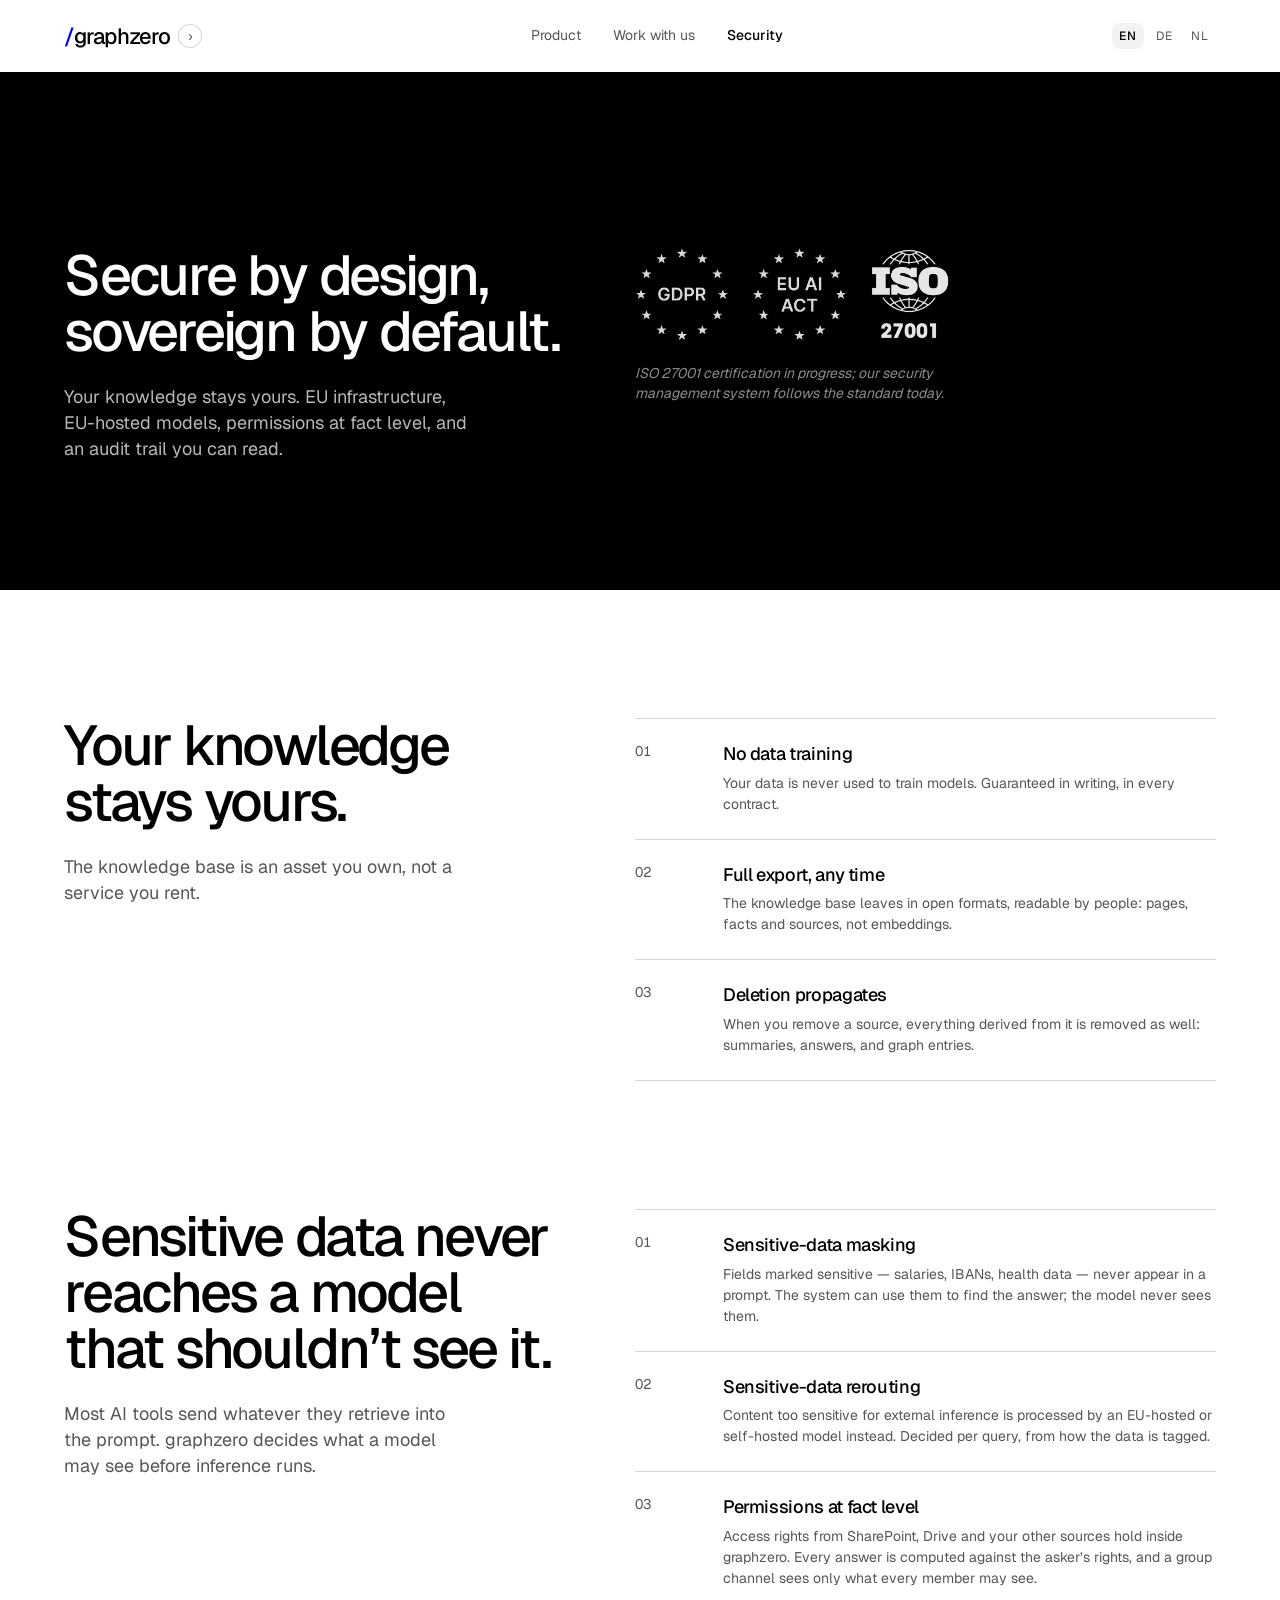
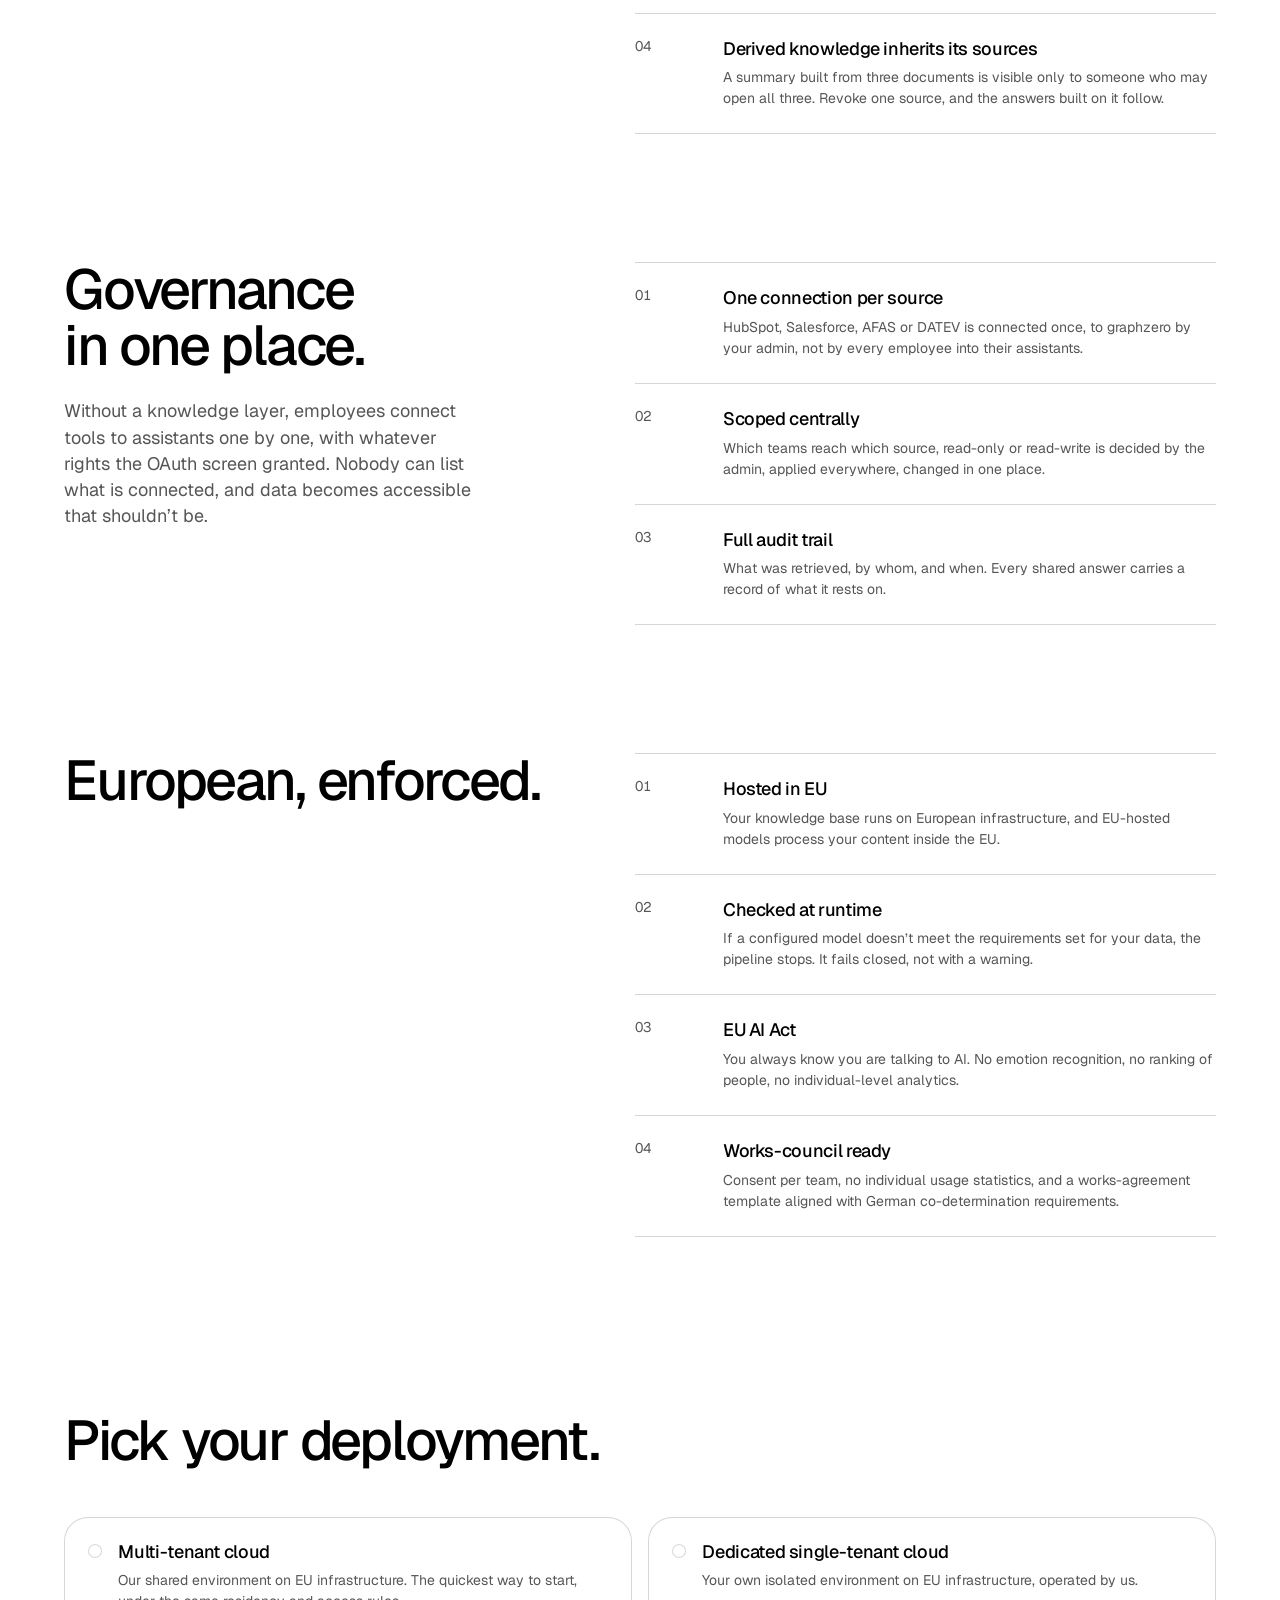
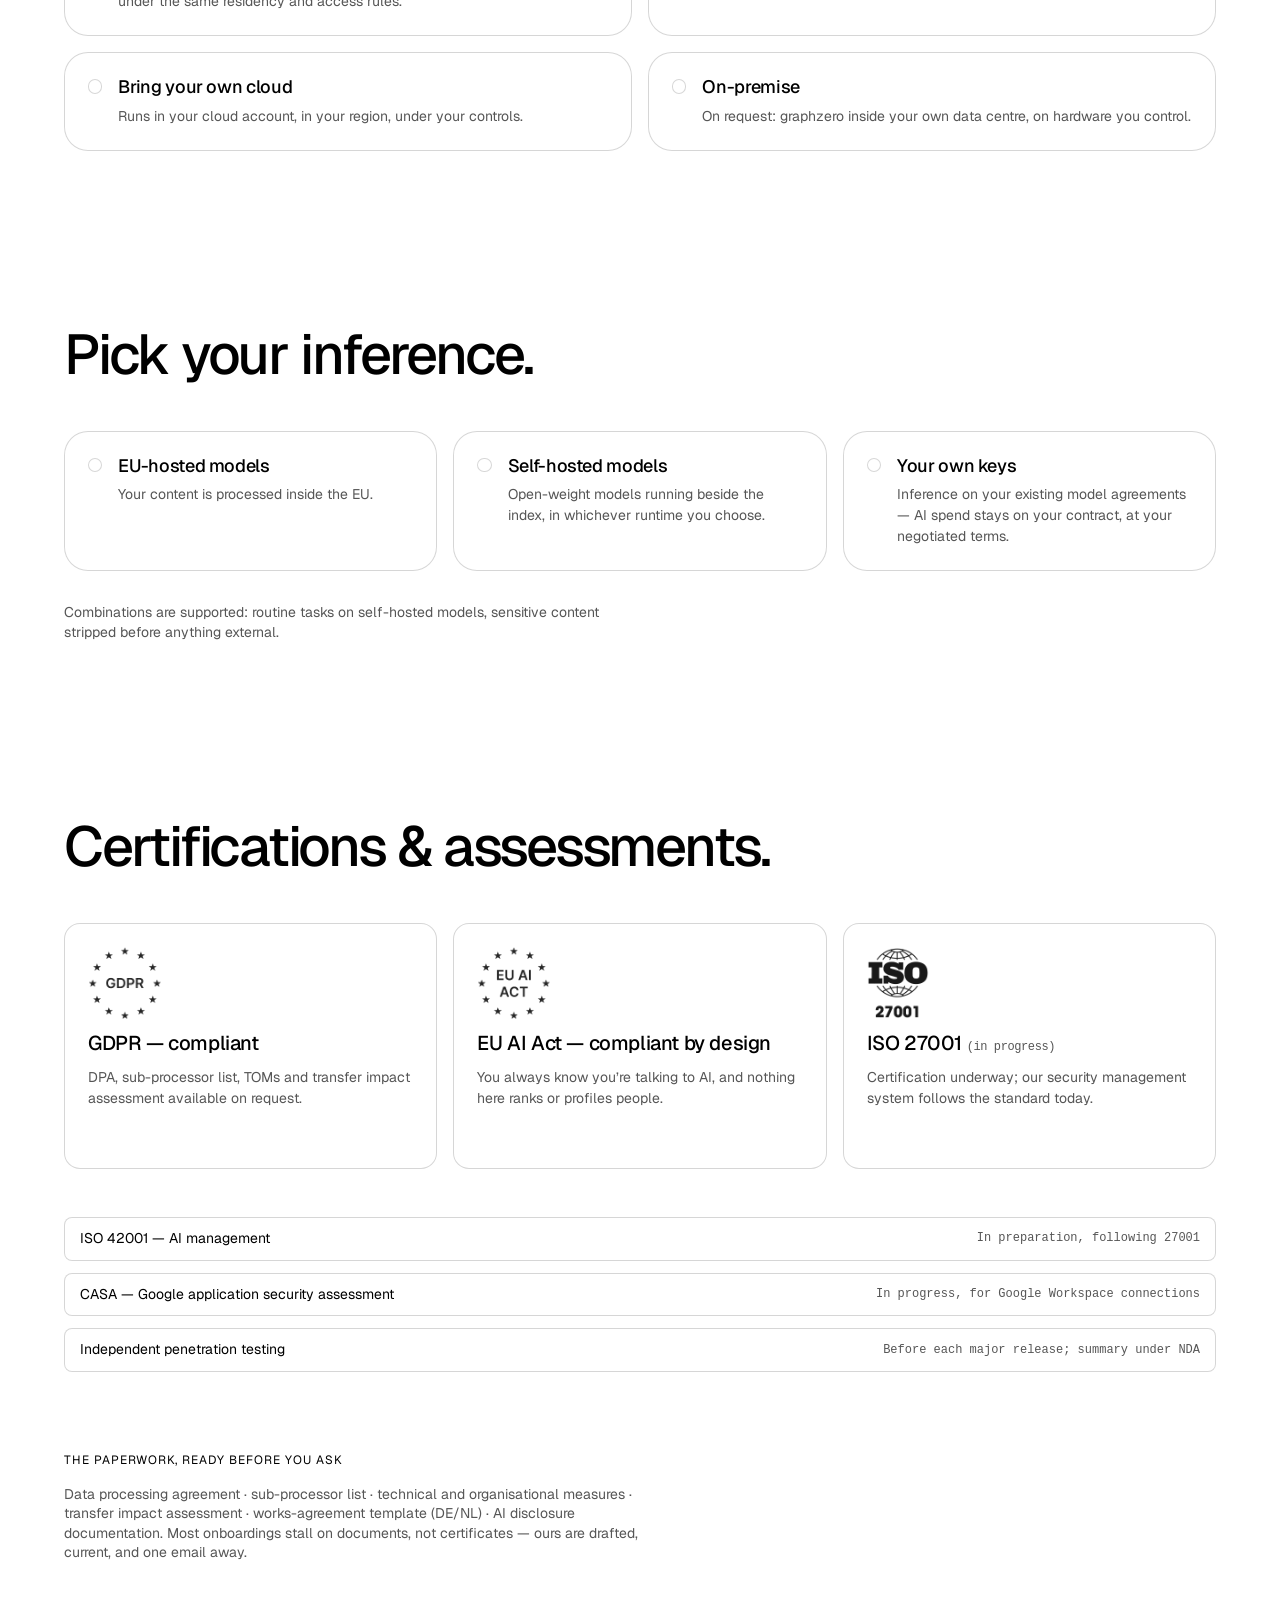
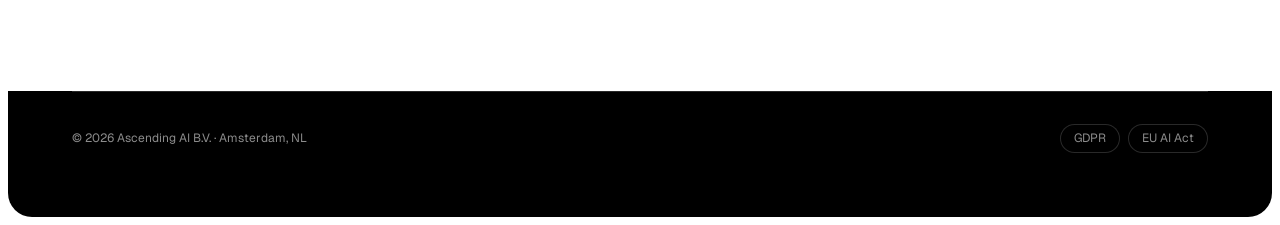
<file: security.html>
<!DOCTYPE html>
<html lang="en">
<head>
<meta charset="utf-8">
<meta name="viewport" content="width=device-width, initial-scale=1">
<title>graphzero 2 | Security</title>
<meta name="description" content="Secure and sovereign to the highest European standards. Your knowledge stays yours, sensitive data never reaches a model that should not see it, and governance sits in one place.">
<meta property="og:title" content="graphzero 2 | Security">
<meta property="og:description" content="Secure and sovereign to the highest European standards. Your knowledge stays yours, sensitive data never reaches a model that should not see it, and governance sits in one place.">
<meta property="og:type" content="website">
<link rel="preconnect" href="https://fonts.googleapis.com">
<link rel="preconnect" href="https://fonts.gstatic.com" crossorigin>
<link rel="stylesheet" href="https://fonts.googleapis.com/css2?family=Geist:wght@400;500;700&amp;display=swap">
<link rel="stylesheet" href="assets/design-system/styles.css">
<link rel="stylesheet" href="assets/site.css?v=10">
<link rel="icon" href="assets/graphzero-mark.svg?v=10" type="image/svg+xml">
</head>
<body data-surface="light">

<a class="skip" href="#main">Skip to content</a>

<div class="page" data-page="security">

  <!-- The wordmark is the way back to the top of the site. -->
  <header class="site-header">
    <div class="brand-switch" data-identity-switch>
      <!-- Two identities under comparison, and scaffolding like the hero mark's
           arrow: drop this wrapper, the .brand-switch rules and the identity
           block in site.js once one is chosen, leaving the <a> where it is. -->
      <a class="brand" href="index.html" title="/graphzero">
        <span class="brand__slash">/</span><span class="brand__name">graphzero</span>
      </a>
      <button class="brand-switch__arrow" type="button" data-identity-step="1"
              aria-label="Next identity">&rsaquo;</button>
    </div>

    <button class="nav-toggle" type="button" aria-expanded="false" aria-controls="site-nav" aria-label="Menu">
      <span class="nav-toggle__bar"></span>
      <span class="nav-toggle__bar"></span>
    </button>

    <nav class="site-nav" id="site-nav" aria-label="Primary">
      <a href="index.html">Product</a>
      <a href="work-with-us.html">Work with us</a>
      <a href="security.html" aria-current="page">Security</a>

      <!-- Only ever seen in the sheet. The desktop bar has no room for it. -->
      <div class="nav-cta">
        <a class="btn btn--hero" href="mailto:david@ascending.ai?subject=Ascending%20AI">Book a founder call</a>
      </div>
    </nav>

    <div class="lang" role="group" aria-label="Language">
      <button class="lang__opt" type="button" data-lang="en" aria-current="true">EN</button>
      <button class="lang__opt" type="button" data-lang="de">DE</button>
      <button class="lang__opt" type="button" data-lang="nl">NL</button>
    </div>
  </header>

  <main id="main">

    <!-- The page opens on the inverted band the security section carries on the
         index; everything below it runs on white. -->
    <section class="band band--dark dark">
      <div class="wrap sec sec--pb">
        <!-- Copy on the left, marks on the right, on the site's own .secsplit —
             the same split the work-with-us band runs. It collapses to one
             column under 900px on its own, so the marks fall under the sentence
             on a phone rather than being squeezed beside it. -->
        <div class="secsplit">
          <div class="secsplit__lead">
            <h1 class="h2 sec-head">Secure by design, sovereign by default.</h1>
            <p class="lead">Your knowledge stays yours. EU infrastructure, EU-hosted models, permissions at fact level, and an audit trail you can read.</p>
          </div>

          <!-- Not lazy: unlike on work-with-us this row is above the fold, and
               deferring it would pop the marks in after the band had painted. -->
          <div class="secsplit__marks">
            <div class="markrow">
              <img class="markrow__badge" src="assets/media/gdpr.png"
                   alt="GDPR" width="640" height="631" decoding="async">
              <img class="markrow__badge" src="assets/media/eu-ai-act.png"
                   alt="EU AI Act" width="640" height="631" decoding="async">
              <img class="markrow__badge" src="assets/media/iso-27001.png"
                   alt="ISO 27001" width="557" height="640" decoding="async">
            </div>
            <p class="small markrow__note">ISO 27001 certification in progress; our security management system follows the standard today.</p>
          </div>
        </div>
      </div>
    </section>

    <section class="wrap sec">
      <div class="secsplit">
        <div class="secsplit__lead">
          <h2 class="h2">Your knowledge stays yours.</h2>
          <p class="lead">The knowledge base is an asset you own, not a service you rent.</p>
        </div>
        <ol class="numlist">
        <li class="numlist__item">
          <span class="numlist__num" aria-hidden="true">01</span>
          <div>
            <h3 class="card-title">No data training</h3>
            <p class="card-note">Your data is never used to train models. Guaranteed in writing, in every contract.</p>
          </div>
        </li>
        <li class="numlist__item">
          <span class="numlist__num" aria-hidden="true">02</span>
          <div>
            <h3 class="card-title">Full export, any time</h3>
            <p class="card-note">The knowledge base leaves in open formats, readable by people: pages, facts and sources, not embeddings.</p>
          </div>
        </li>
        <li class="numlist__item">
          <span class="numlist__num" aria-hidden="true">03</span>
          <div>
            <h3 class="card-title">Deletion propagates</h3>
            <p class="card-note">When you remove a source, everything derived from it is removed as well: summaries, answers, and graph entries.</p>
          </div>
        </li>
        </ol>
      </div>
    </section>

    <section class="wrap sec">
      <div class="secsplit">
        <div class="secsplit__lead">
          <h2 class="h2">Sensitive data never reaches a model that shouldn’t see it.</h2>
          <p class="lead">Most AI tools send whatever they retrieve into the prompt. graphzero decides what a model may see before inference runs.</p>
        </div>
        <ol class="numlist">
        <li class="numlist__item">
          <span class="numlist__num" aria-hidden="true">01</span>
          <div>
            <h3 class="card-title">Sensitive-data masking</h3>
            <p class="card-note">Fields marked sensitive — salaries, IBANs, health data — never appear in a prompt. The system can use them to find the answer; the model never sees them.</p>
          </div>
        </li>
        <li class="numlist__item">
          <span class="numlist__num" aria-hidden="true">02</span>
          <div>
            <h3 class="card-title">Sensitive-data rerouting</h3>
            <p class="card-note">Content too sensitive for external inference is processed by an EU-hosted or self-hosted model instead. Decided per query, from how the data is tagged.</p>
          </div>
        </li>
        <li class="numlist__item">
          <span class="numlist__num" aria-hidden="true">03</span>
          <div>
            <h3 class="card-title">Permissions at fact level</h3>
            <p class="card-note">Access rights from SharePoint, Drive and your other sources hold inside graphzero. Every answer is computed against the asker’s rights, and a group channel sees only what every member may see.</p>
          </div>
        </li>
        <li class="numlist__item">
          <span class="numlist__num" aria-hidden="true">04</span>
          <div>
            <h3 class="card-title">Derived knowledge inherits its sources</h3>
            <p class="card-note">A summary built from three documents is visible only to someone who may open all three. Revoke one source, and the answers built on it follow.</p>
          </div>
        </li>
        </ol>
      </div>
    </section>

    <section class="wrap sec">
      <div class="secsplit">
        <div class="secsplit__lead">
          <h2 class="h2">Governance in one place.</h2>
          <p class="lead">Without a knowledge layer, employees connect tools to assistants one by one, with whatever rights the OAuth screen granted. Nobody can list what is connected, and data becomes accessible that shouldn’t be.</p>
        </div>
        <ol class="numlist">
        <li class="numlist__item">
          <span class="numlist__num" aria-hidden="true">01</span>
          <div>
            <h3 class="card-title">One connection per source</h3>
            <p class="card-note">HubSpot, Salesforce, AFAS or DATEV is connected once, to graphzero by your admin, not by every employee into their assistants.</p>
          </div>
        </li>
        <li class="numlist__item">
          <span class="numlist__num" aria-hidden="true">02</span>
          <div>
            <h3 class="card-title">Scoped centrally</h3>
            <p class="card-note">Which teams reach which source, read-only or read-write is decided by the admin, applied everywhere, changed in one place.</p>
          </div>
        </li>
        <li class="numlist__item">
          <span class="numlist__num" aria-hidden="true">03</span>
          <div>
            <h3 class="card-title">Full audit trail</h3>
            <p class="card-note">What was retrieved, by whom, and when. Every shared answer carries a record of what it rests on.</p>
          </div>
        </li>
        </ol>
      </div>
    </section>

    <section class="wrap sec">
      <div class="secsplit">
        <div class="secsplit__lead">
          <h2 class="h2">European, enforced.</h2>
        </div>
        <ol class="numlist">
        <li class="numlist__item">
          <span class="numlist__num" aria-hidden="true">01</span>
          <div>
            <h3 class="card-title">Hosted in EU</h3>
            <p class="card-note">Your knowledge base runs on European infrastructure, and EU-hosted models process your content inside the EU.</p>
          </div>
        </li>
        <li class="numlist__item">
          <span class="numlist__num" aria-hidden="true">02</span>
          <div>
            <h3 class="card-title">Checked at runtime</h3>
            <p class="card-note">If a configured model doesn’t meet the requirements set for your data, the pipeline stops. It fails closed, not with a warning.</p>
          </div>
        </li>
        <li class="numlist__item">
          <span class="numlist__num" aria-hidden="true">03</span>
          <div>
            <h3 class="card-title">EU AI Act</h3>
            <p class="card-note">You always know you are talking to AI. No emotion recognition, no ranking of people, no individual-level analytics.</p>
          </div>
        </li>
        <li class="numlist__item">
          <span class="numlist__num" aria-hidden="true">04</span>
          <div>
            <h3 class="card-title">Works-council ready</h3>
            <p class="card-note">Consent per team, no individual usage statistics, and a works-agreement template aligned with German co-determination requirements.</p>
          </div>
        </li>
        </ol>
      </div>
    </section>

    <!-- Two choices, made independently of each other. The dot is a mark, not a
         control: nothing here is selectable, and the page says what each option
         is rather than composing a sentence out of them. -->
    <section class="wrap sec">
      <h2 class="h2 sec-head">Pick your deployment.</h2>
      <div class="grid-2 pickset">
        <article class="pick">
          <span class="pick__dot" aria-hidden="true"></span>
          <div>
            <h3 class="card-title">Multi-tenant cloud</h3>
            <p class="card-note">Our shared environment on EU infrastructure. The quickest way to start, under the same residency and access rules.</p>
          </div>
        </article>
        <article class="pick">
          <span class="pick__dot" aria-hidden="true"></span>
          <div>
            <h3 class="card-title">Dedicated single-tenant cloud</h3>
            <p class="card-note">Your own isolated environment on EU infrastructure, operated by us.</p>
          </div>
        </article>
        <article class="pick">
          <span class="pick__dot" aria-hidden="true"></span>
          <div>
            <h3 class="card-title">Bring your own cloud</h3>
            <p class="card-note">Runs in your cloud account, in your region, under your controls.</p>
          </div>
        </article>
        <article class="pick">
          <span class="pick__dot" aria-hidden="true"></span>
          <div>
            <h3 class="card-title">On-premise</h3>
            <p class="card-note">On request: graphzero inside your own data centre, on hardware you control.</p>
          </div>
        </article>
      </div>
    </section>

    <section class="wrap sec">
      <h2 class="h2 sec-head">Pick your inference.</h2>
      <div class="grid-3 pickset">
        <article class="pick">
          <span class="pick__dot" aria-hidden="true"></span>
          <div>
            <h3 class="card-title">EU-hosted models</h3>
            <p class="card-note">Your content is processed inside the EU.</p>
          </div>
        </article>
        <article class="pick">
          <span class="pick__dot" aria-hidden="true"></span>
          <div>
            <h3 class="card-title">Self-hosted models</h3>
            <p class="card-note">Open-weight models running beside the index, in whichever runtime you choose.</p>
          </div>
        </article>
        <article class="pick">
          <span class="pick__dot" aria-hidden="true"></span>
          <div>
            <h3 class="card-title">Your own keys</h3>
            <p class="card-note">Inference on your existing model agreements — AI spend stays on your contract, at your negotiated terms.</p>
          </div>
        </article>
      </div>
      <p class="small paperwork" style="padding-top:var(--space-8)">Combinations are supported: routine tasks on self-hosted models, sensitive content stripped before anything external.</p>
    </section>

    <!-- Three that have a mark of their own, and three that do not: the ones
         without are rows rather than cards with an empty badge slot. -->
    <section class="wrap sec sec--pb">
      <h2 class="h2 sec-head">Certifications &amp; assessments.</h2>

      <div class="grid-3" style="margin-top:var(--section-sm)">
        <article class="card card--ring card--tall">
          <img class="card-badge" src="assets/media/gdpr.png"
               alt="GDPR" width="640" height="631" loading="lazy" decoding="async">
          <div class="card-foot">
            <h3 class="card-title">GDPR — compliant</h3>
            <p class="card-note">DPA, sub-processor list, TOMs and transfer impact assessment available on request.</p>
          </div>
        </article>
        <article class="card card--ring card--tall">
          <img class="card-badge" src="assets/media/eu-ai-act.png"
               alt="EU AI Act" width="640" height="631" loading="lazy" decoding="async">
          <div class="card-foot">
            <h3 class="card-title">EU AI Act — compliant by design</h3>
            <p class="card-note">You always know you’re talking to AI, and nothing here ranks or profiles people.</p>
          </div>
        </article>
        <article class="card card--ring card--tall">
          <img class="card-badge" src="assets/media/iso-27001.png"
               alt="ISO 27001" width="557" height="640" loading="lazy" decoding="async">
          <div class="card-foot">
            <h3 class="card-title">ISO 27001 <span class="note-line">(in progress)</span></h3>
            <p class="card-note">Certification underway; our security management system follows the standard today.</p>
          </div>
        </article>
      </div>

      <div class="stack-12" style="padding-top:var(--space-12)">
          <div class="kv kv--ring kv--tight">
            <span class="kv__key">ISO 42001 — AI management</span>
            <span class="kv__val">In preparation, following 27001</span>
          </div>
          <div class="kv kv--ring kv--tight">
            <span class="kv__key">CASA — Google application security assessment</span>
            <span class="kv__val">In progress, for Google Workspace connections</span>
          </div>
          <div class="kv kv--ring kv--tight">
            <span class="kv__key">Independent penetration testing</span>
            <span class="kv__val">Before each major release; summary under NDA</span>
          </div>
      </div>

      <div class="stack-16" style="padding-top:var(--section-md)">
        <span class="eyebrow eyebrow--accent">The paperwork, ready before you ask</span>
        <p class="small paperwork">Data processing agreement · sub-processor list · technical and organisational measures · transfer impact assessment · works-agreement template (DE/NL) · AI disclosure documentation. Most onboardings stall on documents, not certificates — ours are drafted, current, and one email away.</p>
      </div>
    </section>

  </main>

  <!-- The dark band runs on through the outro, so the page ends on black
       rather than dropping back to white for the last few lines. -->
  <footer class="footer-band dark">
    <div class="wrap site-footer">
      <span>&copy; 2026 Ascending AI B.V. &middot; Amsterdam, NL</span>
      <div class="chip-row">
        <span class="chip-outline">GDPR</span>
        <span class="chip-outline">EU AI Act</span>
      </div>
    </div>
  </footer>

</div>

<script src="assets/site.js?v=10" defer></script>
</body>
</html>
</file>
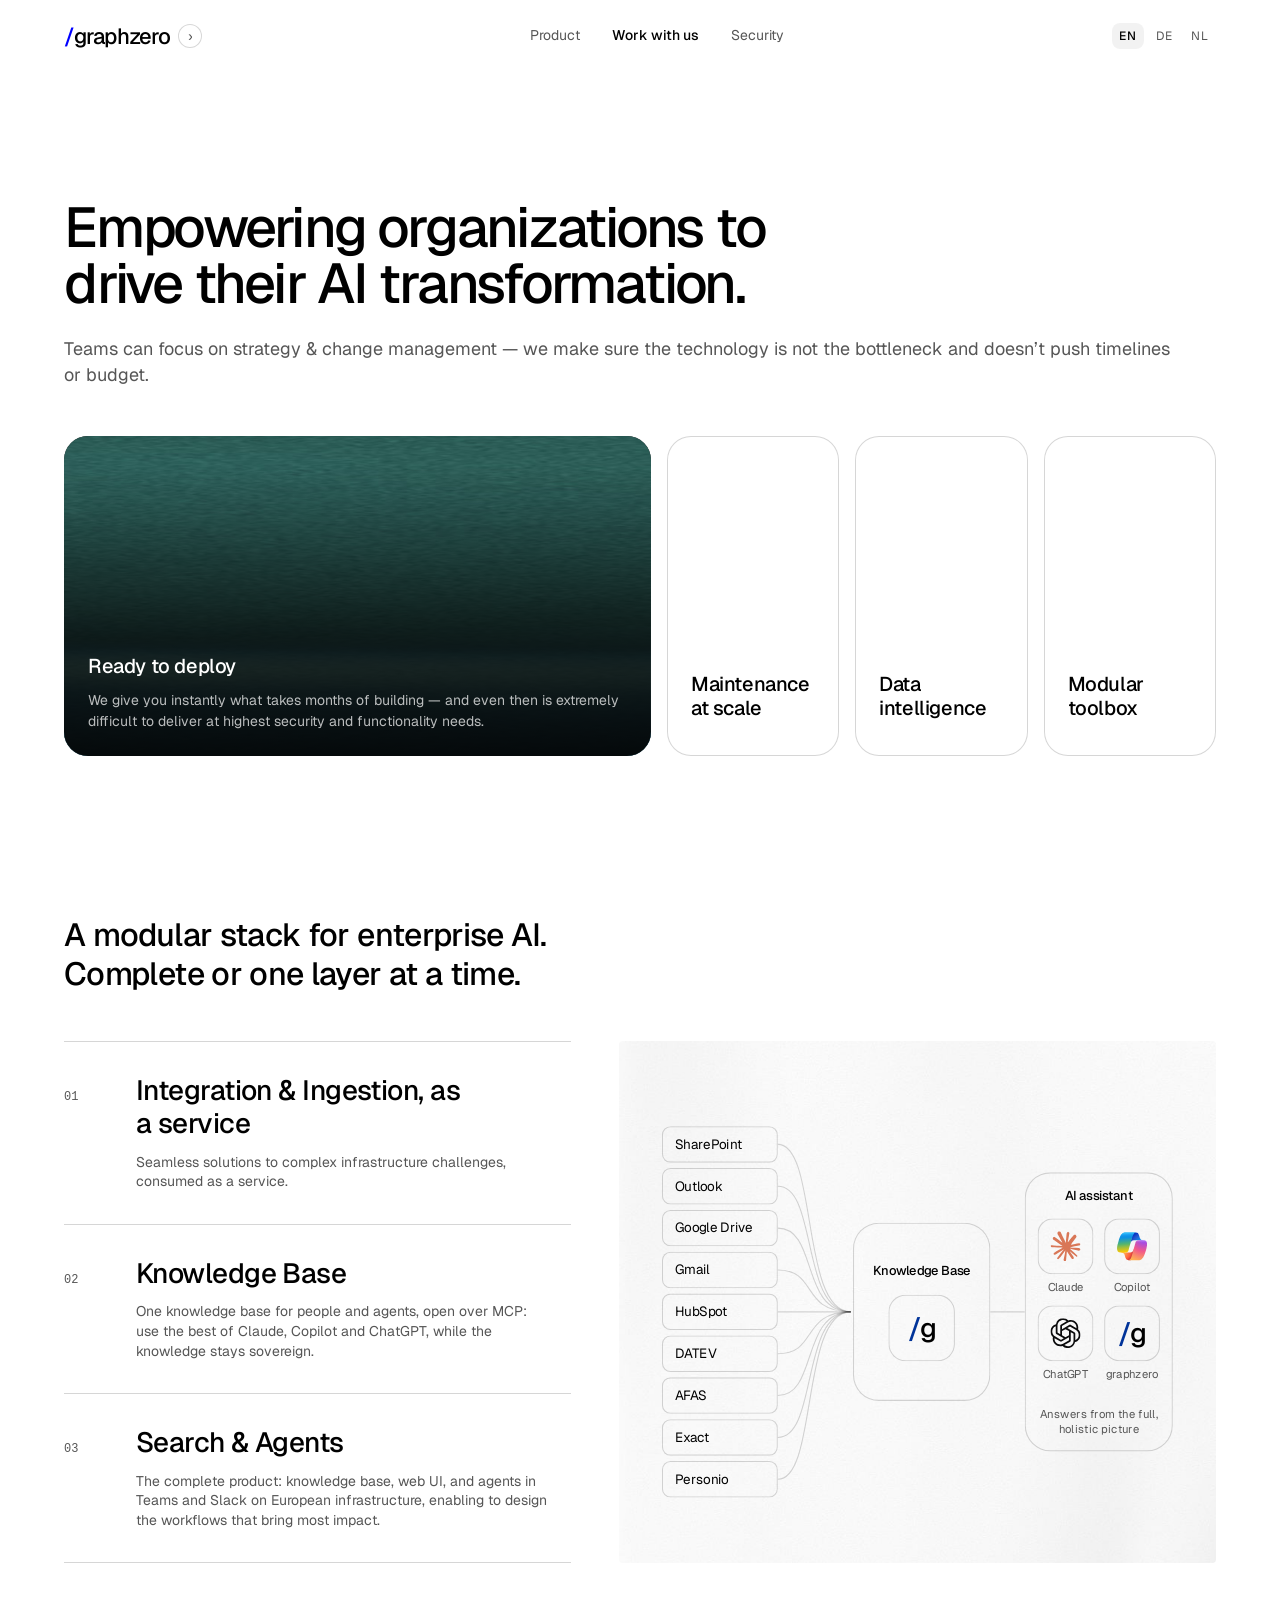
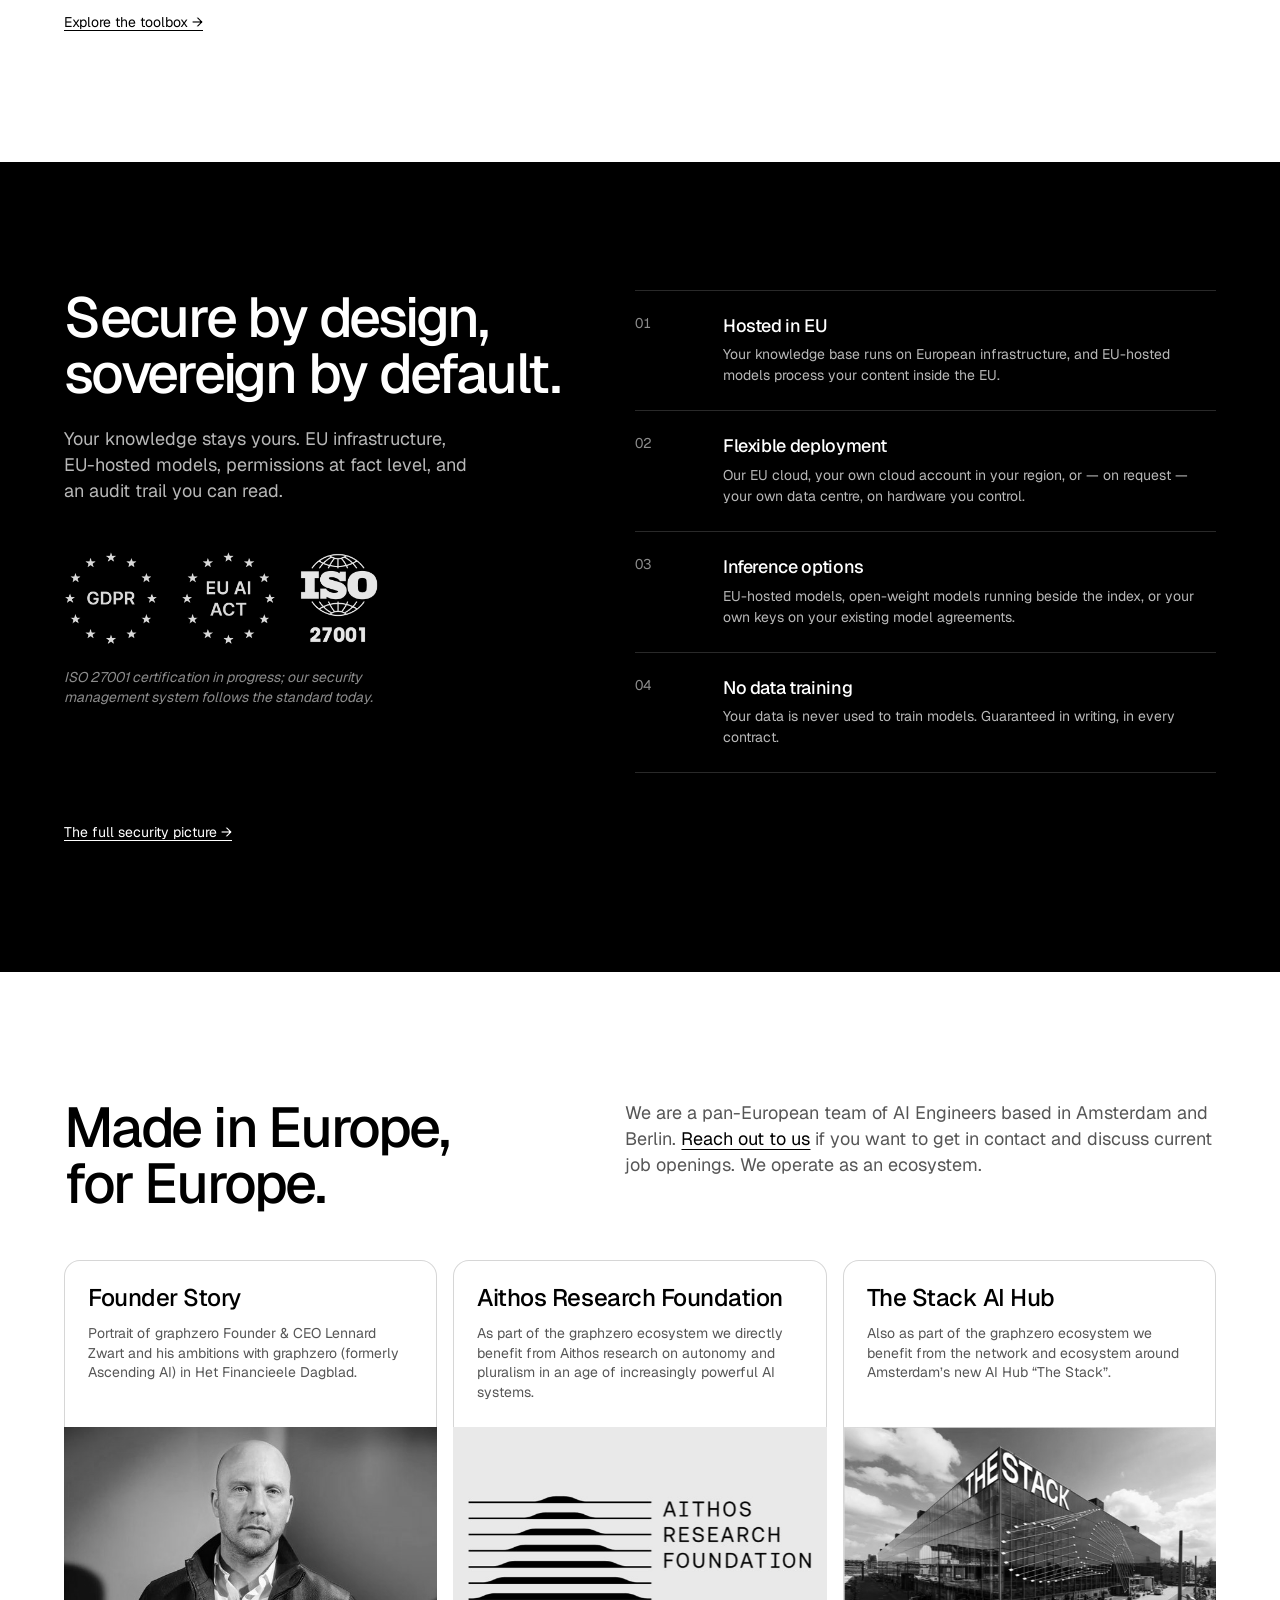
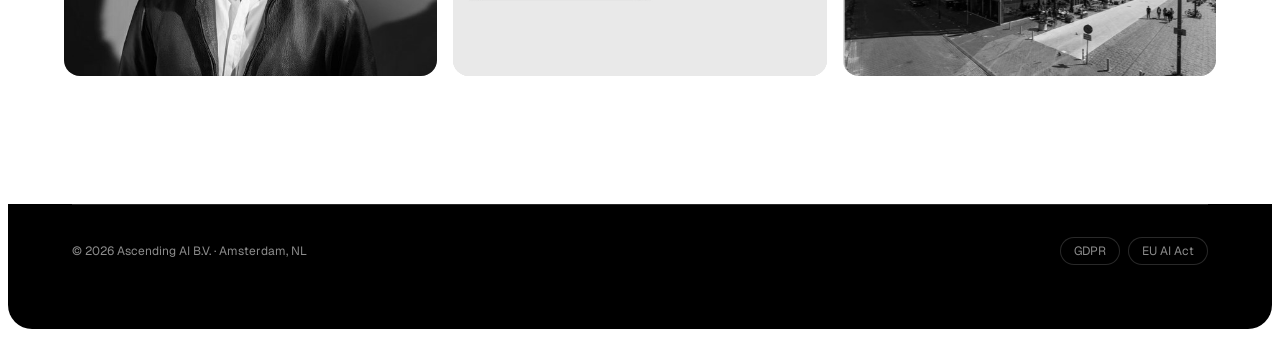
<file: work-with-us.html>
<!DOCTYPE html>
<html lang="en">
<head>
<meta charset="utf-8">
<meta name="viewport" content="width=device-width, initial-scale=1">
<title>graphzero 2 | Work with us</title>
<meta name="description" content="We work with in-house development teams and integrators to deploy a robust, secure and sovereign AI setup in European companies.">
<meta property="og:title" content="graphzero 2 | Work with us">
<meta property="og:description" content="We work with in-house development teams and integrators to deploy a robust, secure and sovereign AI setup in European companies.">
<meta property="og:type" content="website">
<link rel="preconnect" href="https://fonts.googleapis.com">
<link rel="preconnect" href="https://fonts.gstatic.com" crossorigin>
<link rel="stylesheet" href="https://fonts.googleapis.com/css2?family=Geist:wght@400;500;700&amp;display=swap">
<link rel="stylesheet" href="assets/design-system/styles.css">
<link rel="stylesheet" href="assets/site.css?v=10">
<link rel="icon" href="assets/graphzero-mark.svg?v=10" type="image/svg+xml">
</head>
<body data-surface="light">

<a class="skip" href="#main">Skip to content</a>

<div class="page" data-page="work-with-us">

  <!-- The wordmark is the way back to the top of the site. -->
  <header class="site-header">
    <div class="brand-switch" data-identity-switch>
      <!-- Two identities under comparison, and scaffolding like the hero mark's
           arrow: drop this wrapper, the .brand-switch rules and the identity
           block in site.js once one is chosen, leaving the <a> where it is. -->
      <a class="brand" href="index.html" title="/graphzero">
        <span class="brand__slash">/</span><span class="brand__name">graphzero</span>
      </a>
      <button class="brand-switch__arrow" type="button" data-identity-step="1"
              aria-label="Next identity">&rsaquo;</button>
    </div>

    <button class="nav-toggle" type="button" aria-expanded="false" aria-controls="site-nav" aria-label="Menu">
      <span class="nav-toggle__bar"></span>
      <span class="nav-toggle__bar"></span>
    </button>

    <nav class="site-nav" id="site-nav" aria-label="Primary">
      <a href="index.html">Product</a>
      <a href="work-with-us.html" aria-current="page">Work with us</a>
      <a href="security.html">Security</a>

      <!-- Only ever seen in the sheet. The desktop bar has no room for it. -->
      <div class="nav-cta">
        <a class="btn btn--hero" href="mailto:david@ascending.ai?subject=Ascending%20AI">Book a founder call</a>
      </div>
    </nav>

    <div class="lang" role="group" aria-label="Language">
      <button class="lang__opt" type="button" data-lang="en" aria-current="true">EN</button>
      <button class="lang__opt" type="button" data-lang="de">DE</button>
      <button class="lang__opt" type="button" data-lang="nl">NL</button>
    </div>
  </header>

  <main id="main">

    <section class="wrap sec" id="solutions">
      <h2 class="h2 sec-head">Empowering organizations to drive their AI transformation.</h2>
      <p class="lead sec-head__lead sec-head__lead--full">Teams can focus on strategy &amp; change management — we make sure the technology is not the bottleneck and doesn’t push timelines or budget.</p>

      <div class="strip strip--split" id="solution-strip" style="margin-top:var(--space-12)">
        <div class="strip__panel">
          <span class="strip__title">Ready to deploy</span>
          <span class="strip__body">We give you instantly what takes months of building — and even then is extremely difficult to deliver at highest security and functionality needs.</span>
        </div>
        <div class="strip__panel">
          <span class="strip__title">Maintenance at scale</span>
          <span class="strip__body">We enable you to participate in maintenance at scale, in an AI ecosystem that is advancing at rapid speed &amp; complexity.</span>
        </div>
        <div class="strip__panel">
          <span class="strip__title">Data intelligence</span>
          <span class="strip__body">Our platform can give you the data and synthesized insights to find and design the use cases that will deliver real business impact.</span>
        </div>
        <div class="strip__panel">
          <span class="strip__title">Modular toolbox</span>
          <span class="strip__body">You get just what you need: a knowledge base with integrations and ingestion that connects by MCP. The full platform with UI and agents in Slack and MS Teams. Or just integrations and ingestion, to build the rest yourself.</span>
        </div>
      </div>




      <!-- Modules read down the left, visual on the right. The picture is a
           stand-in until the real illustration exists; the grey behind it
           remains as the fallback while it loads. -->
      <h3 class="h3-fixed showcase__head" style="padding-top:calc(var(--section-lg) * 1.25)">A modular stack for enterprise AI. <br class="br-wide">Complete or one layer at a time.</h3>

      <div class="showcase">
        <div class="showcase__text">
          <div class="showcase__list">
          <div class="showcase__item" data-flow="ingest">
            <span class="showcase__num" aria-hidden="true">01</span>
            <h4 class="showcase__title">Integration &amp; Ingestion, as a service</h4>
            <p class="small showcase__body">Seamless solutions to complex infrastructure challenges, consumed as a service.</p>
          </div>
          <div class="showcase__item" data-flow="graph">
            <span class="showcase__num" aria-hidden="true">02</span>
            <h4 class="showcase__title">Knowledge Base</h4>
            <p class="small showcase__body">One knowledge base for people and agents, open over MCP: use the best of Claude, Copilot and ChatGPT, while the knowledge stays sovereign.</p>
          </div>
          <div class="showcase__item" data-flow="agents">
            <span class="showcase__num" aria-hidden="true">03</span>
            <h4 class="showcase__title">Search &amp; Agents</h4>
            <p class="small showcase__body">The complete product: knowledge base, web UI, and agents in Teams and Slack on European infrastructure, enabling to design the workflows that bring most impact.</p>
          </div>
          </div>
        </div>

        <!-- The knowledge-graph flow, drawn rather than photographed. Square on
             its own 600 grid and scaled into whatever this slot is, so the
             hairlines and type stay in ratio. -->
        <figure class="showcase__visual showcase__visual--flow">
          <div class="kg-flow" data-kg-flow aria-hidden="true"></div>
        </figure>
      </div>

      <p class="toolbox-link"><a class="link-underline" href="index.html#architecture">Explore the toolbox &rarr;</a></p>
    </section>


    <!-- 03 — SECURITY & COMPLIANCE
         The one inverted band on the page. .dark re-declares the semantic
         tokens, so everything inside follows without being restyled; the
         section drops .wrap so the black runs the full width and the container
         moves inside it.

         The heading and what it rests on run down the left with the compliance
         marks under them; the four commitments are numbered down the right.
         The marks are drawn rather than photographed — the ring of twelve stars
         is one path placed twelve times, and it takes its colour from the band,
         so it reverses without a second, inverted asset. -->
    <section class="band band--dark dark" id="security">
      <div class="wrap sec sec--pb">
        <div class="secsplit">
          <div class="secsplit__lead">
            <h2 class="h2">Secure by design, sovereign by default.</h2>
            <p class="lead">Your knowledge stays yours. EU infrastructure, EU-hosted models, permissions at fact level, and an audit trail you can read.</p>
            <div class="markrow">
                <img class="markrow__badge" src="assets/media/gdpr.png"
               alt="GDPR" width="640" height="631" loading="lazy" decoding="async">
                <img class="markrow__badge" src="assets/media/eu-ai-act.png"
               alt="EU AI Act" width="640" height="631" loading="lazy" decoding="async">
                <img class="markrow__badge" src="assets/media/iso-27001.png"
               alt="ISO 27001" width="557" height="640" loading="lazy" decoding="async">
            </div>
            <p class="small markrow__note">ISO 27001 certification in progress; our security management system follows the standard today.</p>
          </div>

          <ol class="numlist">
            <li class="numlist__item">
              <span class="numlist__num" aria-hidden="true">01</span>
              <div>
                <h3 class="card-title">Hosted in EU</h3>
                <p class="card-note">Your knowledge base runs on European infrastructure, and EU-hosted models process your content inside the EU.</p>
              </div>
            </li>
            <li class="numlist__item">
              <span class="numlist__num" aria-hidden="true">02</span>
              <div>
                <h3 class="card-title">Flexible deployment</h3>
                <p class="card-note">Our EU cloud, your own cloud account in your region, or — on request — your own data centre, on hardware you control.</p>
              </div>
            </li>
            <li class="numlist__item">
              <span class="numlist__num" aria-hidden="true">03</span>
              <div>
                <h3 class="card-title">Inference options</h3>
                <p class="card-note">EU-hosted models, open-weight models running beside the index, or your own keys on your existing model agreements.</p>
              </div>
            </li>
            <li class="numlist__item">
              <span class="numlist__num" aria-hidden="true">04</span>
              <div>
                <h3 class="card-title">No data training</h3>
                <p class="card-note">Your data is never used to train models. Guaranteed in writing, in every contract.</p>
              </div>
            </li>
          </ol>
        </div>

        <p class="toolbox-link"><a class="link-underline" href="index.html#capabilities">The full security picture &rarr;</a></p>
      </div>
    </section>

    <!-- 04 — TEAM & ECOSYSTEM -->
    <section class="wrap sec sec--pb" id="team">
      <div class="split split--start split--pt">
        <h2 class="h2">Made in Europe, for Europe.</h2>
        <div class="lead-group">
          <p class="lead">We are a pan-European team of AI Engineers based in Amsterdam and Berlin. <span class="pop"><button class="pop__trigger" type="button" aria-expanded="false" aria-controls="pop-recruiting">Reach out to us</button><span class="pop__panel" id="pop-recruiting"><span class="pop__value">recruiting@ascending.ai</span><button class="btn pop__copy" type="button" data-copy="recruiting@ascending.ai">Copy email address</button></span></span> if you want to get in contact and discuss current job openings. We operate as an ecosystem.</p>
        </div>
      </div>

      <!-- Pictures are served from here now rather than hotlinked, so the cards
           do not break when a publisher reorganises its media. -->
      <div class="grid-3" style="margin-top:var(--space-12)">
        <a class="link-card" href="https://fd.nl/tech-en-innovatie/1598537/als-onze-kinderen-opgroeien-met-kunstmatige-intelligentie-wil-je-meer-controle-over-de-modellen" target="_blank" rel="noopener">
          <span class="link-card__body">
            <h3 class="h4-card">Founder Story</h3>
            <p class="small">Portrait of graphzero Founder &amp; CEO Lennard Zwart and his ambitions with graphzero (formerly Ascending AI) in Het Financieele Dagblad.</p>
            <span class="vh">Opens fd.nl in a new tab</span>
          </span>
          <span class="link-card__media">
            <img src="assets/media/founder-lennard-1200.jpg"
                 srcset="assets/media/founder-lennard-600.jpg 600w,
                         assets/media/founder-lennard-1200.jpg 1200w"
                 sizes="(min-width: 900px) 30vw, 100vw"
                 alt="Lennard Zwart, founder and CEO of graphzero" width="1200" height="801" loading="lazy" decoding="async">
          </span>
        </a>
        <a class="link-card" href="https://aithos.org/" target="_blank" rel="noopener">
          <span class="link-card__body">
            <h3 class="h4-card">Aithos Research Foundation</h3>
            <p class="small">As part of the graphzero ecosystem we directly benefit from Aithos research on autonomy and pluralism in an age of increasingly powerful AI systems.</p>
            <span class="vh">Opens aithos.org in a new tab</span>
          </span>
          <span class="link-card__media">
            <img src="assets/media/eco-aithos-1200.jpg"
                 srcset="assets/media/eco-aithos-600.jpg 600w,
                         assets/media/eco-aithos-1200.jpg 1200w"
                 sizes="(min-width: 900px) 30vw, 100vw"
                 alt="" width="1200" height="800" loading="lazy" decoding="async">
          </span>
        </a>
        <a class="link-card" href="https://thestack.ai/" target="_blank" rel="noopener">
          <span class="link-card__body">
            <h3 class="h4-card">The Stack AI Hub</h3>
            <p class="small">Also as part of the graphzero ecosystem we benefit from the network and ecosystem around Amsterdam’s new AI Hub “The Stack”.</p>
            <span class="vh">Opens thestack.ai in a new tab</span>
          </span>
          <span class="link-card__media">
            <img src="assets/media/eco-hub-1200.jpg"
                 srcset="assets/media/eco-hub-600.jpg 600w,
                         assets/media/eco-hub-1200.jpg 1200w"
                 sizes="(min-width: 900px) 30vw, 100vw"
                 alt="" width="1200" height="800" loading="lazy" decoding="async">
          </span>
        </a>
      </div>
    </section>


  </main>

  <!-- The dark band runs on through the outro, so the page ends on black
       rather than dropping back to white for the last few lines. -->
  <footer class="footer-band dark">
    <div class="wrap site-footer">
      <span>&copy; 2026 Ascending AI B.V. &middot; Amsterdam, NL</span>
      <div class="chip-row">
        <span class="chip-outline">GDPR</span>
        <span class="chip-outline">EU AI Act</span>
      </div>
    </div>
  </footer>

</div>

<script src="assets/site.js?v=10" defer></script>
<script src="assets/kg-flow.js?v=10" defer></script>
</body>
</html>
</file>
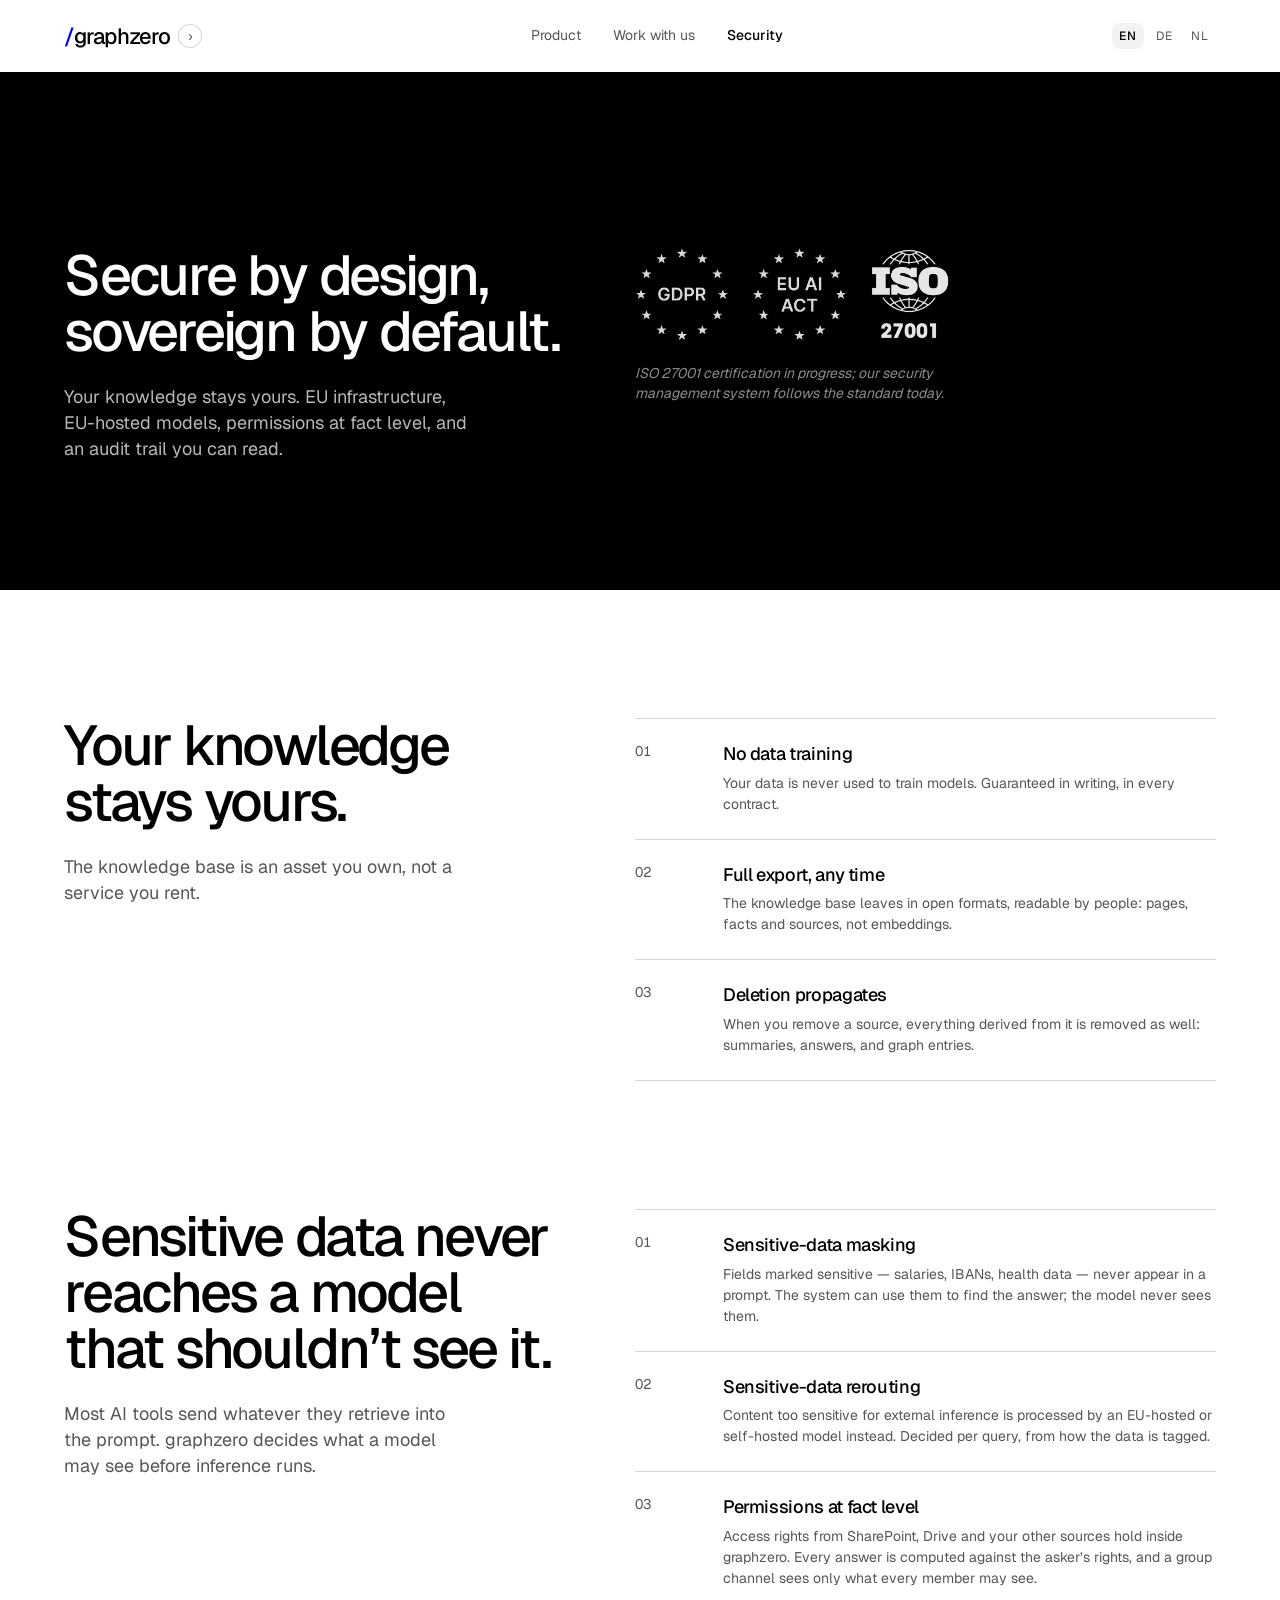
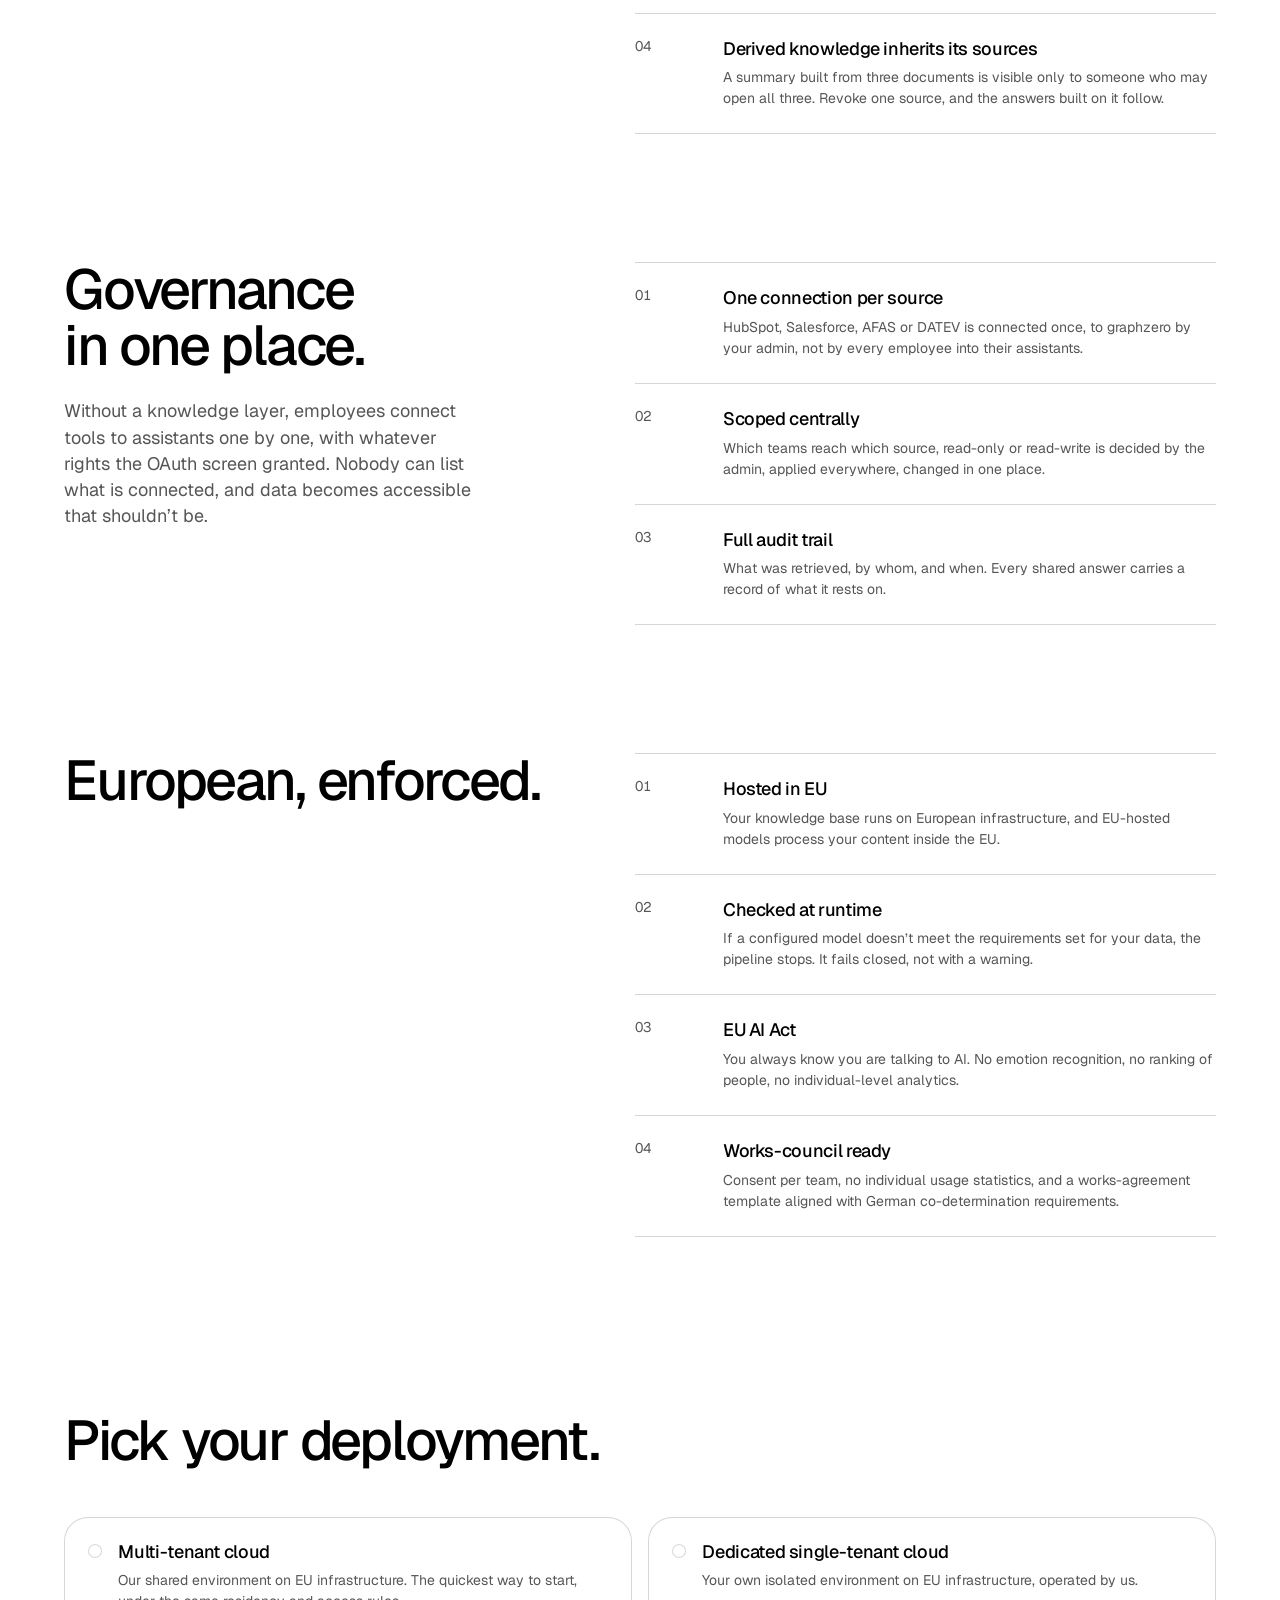
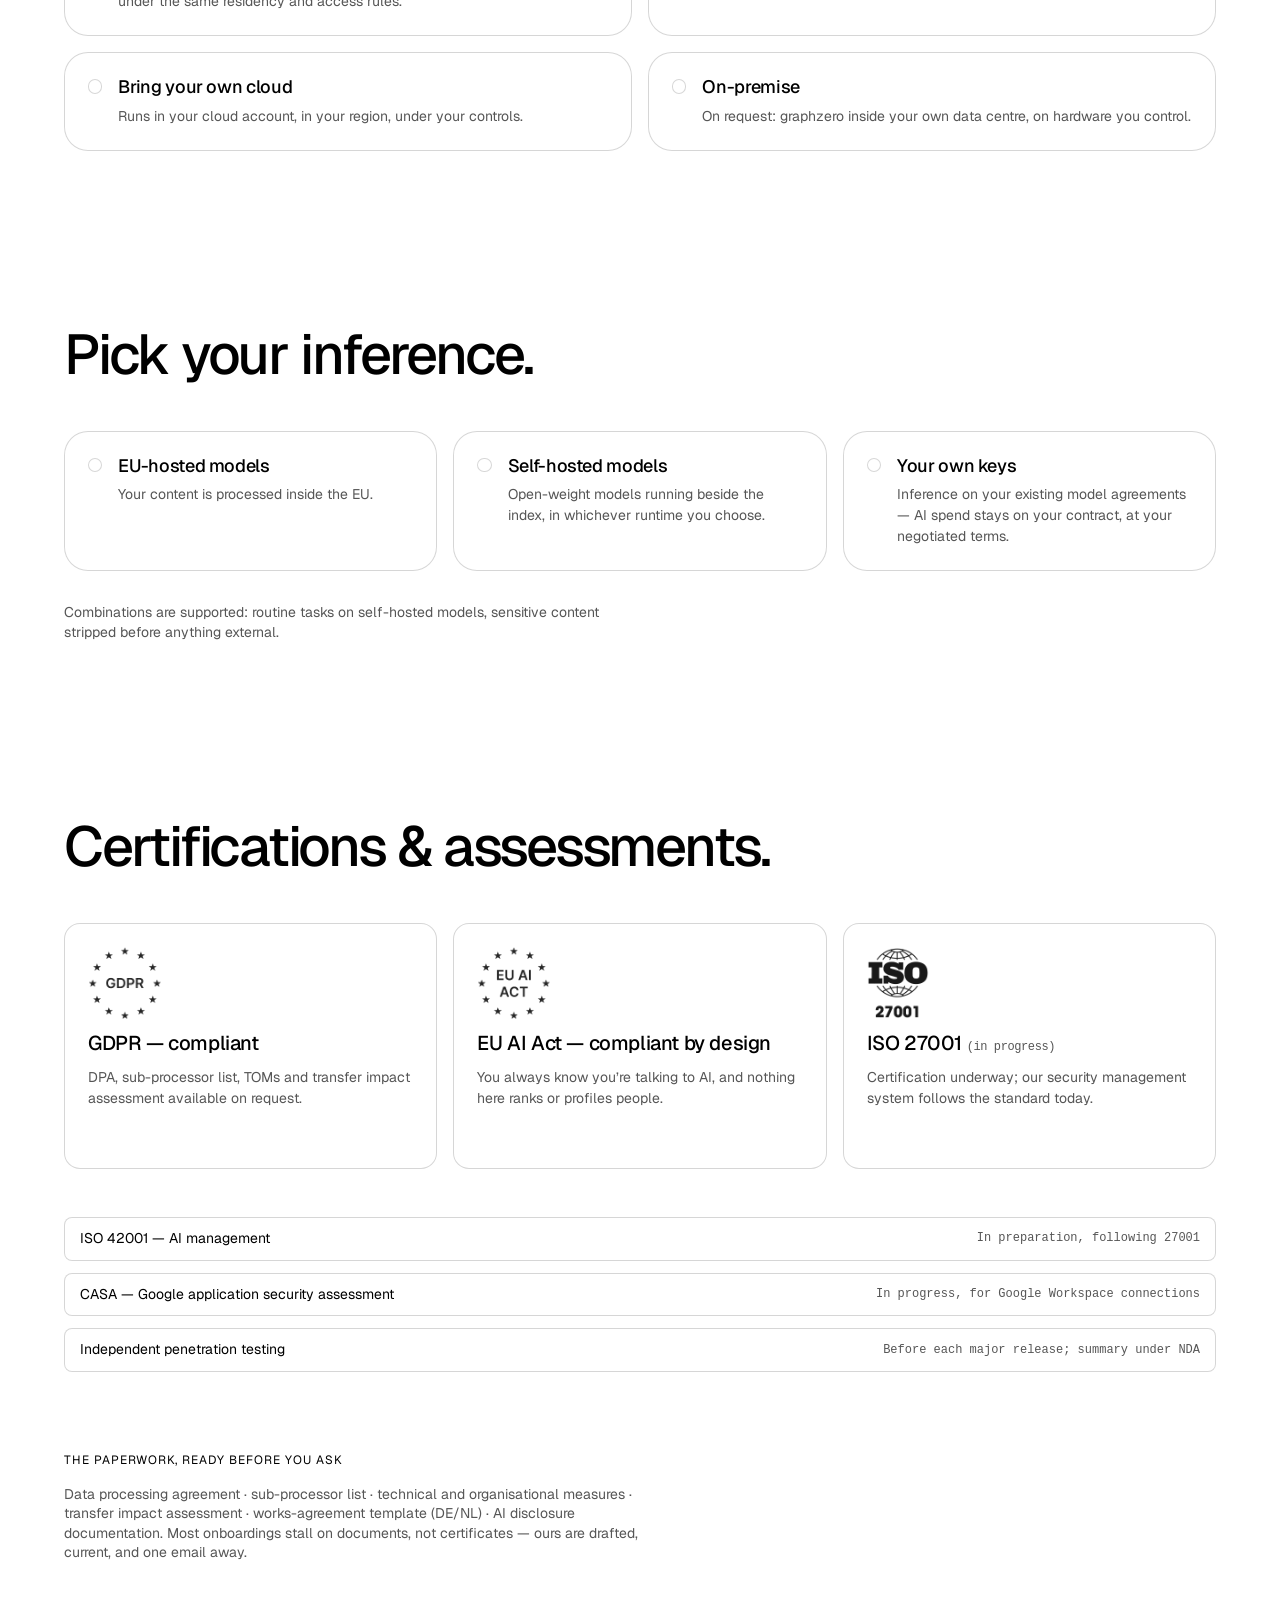
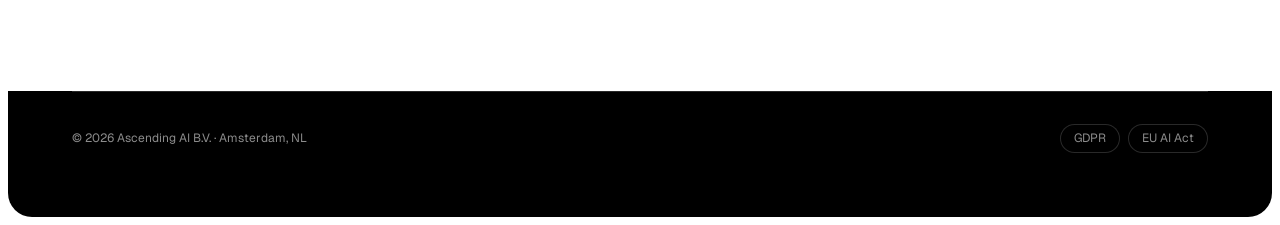
<file: v2/security.html>
<!DOCTYPE html>
<html lang="en">
<head>
<meta charset="utf-8">
<meta name="viewport" content="width=device-width, initial-scale=1">
<title>graphzero 2 | Security</title>
<meta name="description" content="Secure and sovereign to the highest European standards. Your knowledge stays yours, sensitive data never reaches a model that should not see it, and governance sits in one place.">
<meta property="og:title" content="graphzero 2 | Security">
<meta property="og:description" content="Secure and sovereign to the highest European standards. Your knowledge stays yours, sensitive data never reaches a model that should not see it, and governance sits in one place.">
<meta property="og:type" content="website">
<link rel="preconnect" href="https://fonts.googleapis.com">
<link rel="preconnect" href="https://fonts.gstatic.com" crossorigin>
<link rel="stylesheet" href="https://fonts.googleapis.com/css2?family=Geist:wght@400;500;700&amp;display=swap">
<link rel="stylesheet" href="assets/design-system/styles.css">
<link rel="stylesheet" href="assets/site.css?v=11">
<link rel="icon" href="assets/graphzero-mark.svg?v=11" type="image/svg+xml">
</head>
<body data-surface="light">

<a class="skip" href="#main">Skip to content</a>

<div class="page" data-page="security">

  <!-- The wordmark is the way back to the top of the site. -->
  <header class="site-header">
    <div class="brand-switch" data-identity-switch>
      <!-- Two identities under comparison, and scaffolding like the hero mark's
           arrow: drop this wrapper, the .brand-switch rules and the identity
           block in site.js once one is chosen, leaving the <a> where it is. -->
      <a class="brand" href="index.html" title="/graphzero">
        <span class="brand__slash">/</span><span class="brand__name">graphzero</span>
      </a>
      <button class="brand-switch__arrow" type="button" data-identity-step="1"
              aria-label="Next identity">&rsaquo;</button>
    </div>

    <button class="nav-toggle" type="button" aria-expanded="false" aria-controls="site-nav" aria-label="Menu">
      <span class="nav-toggle__bar"></span>
      <span class="nav-toggle__bar"></span>
    </button>

    <nav class="site-nav" id="site-nav" aria-label="Primary">
      <a href="index.html">Product</a>
      <a href="work-with-us.html">Work with us</a>
      <a href="security.html" aria-current="page">Security</a>

      <!-- Only ever seen in the sheet. The desktop bar has no room for it. -->
      <div class="nav-cta">
        <a class="btn btn--hero" href="mailto:david@ascending.ai?subject=Ascending%20AI">Book a founder call</a>
      </div>
    </nav>

    <div class="lang" role="group" aria-label="Language">
      <button class="lang__opt" type="button" data-lang="en" aria-current="true">EN</button>
      <button class="lang__opt" type="button" data-lang="de">DE</button>
      <button class="lang__opt" type="button" data-lang="nl">NL</button>
    </div>
  </header>

  <main id="main">

    <!-- The page opens on the inverted band the security section carries on the
         index; everything below it runs on white. -->
    <section class="band band--dark dark">
      <div class="wrap sec sec--pb">
        <!-- Copy on the left, marks on the right, on the site's own .secsplit —
             the same split the work-with-us band runs. It collapses to one
             column under 900px on its own, so the marks fall under the sentence
             on a phone rather than being squeezed beside it. -->
        <div class="secsplit">
          <div class="secsplit__lead">
            <h1 class="h2 sec-head">Secure by design, sovereign by default.</h1>
            <p class="lead">Your knowledge stays yours. EU infrastructure, EU-hosted models, permissions at fact level, and an audit trail you can read.</p>
          </div>

          <!-- Not lazy: unlike on work-with-us this row is above the fold, and
               deferring it would pop the marks in after the band had painted. -->
          <div class="secsplit__marks">
            <div class="markrow">
              <img class="markrow__badge" src="assets/media/gdpr.png"
                   alt="GDPR" width="640" height="631" decoding="async">
              <img class="markrow__badge" src="assets/media/eu-ai-act.png"
                   alt="EU AI Act" width="640" height="631" decoding="async">
              <img class="markrow__badge" src="assets/media/iso-27001.png"
                   alt="ISO 27001" width="557" height="640" decoding="async">
            </div>
            <p class="small markrow__note">ISO 27001 certification in progress; our security management system follows the standard today.</p>
          </div>
        </div>
      </div>
    </section>

    <section class="wrap sec">
      <div class="secsplit">
        <div class="secsplit__lead">
          <h2 class="h2">Your knowledge stays yours.</h2>
          <p class="lead">The knowledge base is an asset you own, not a service you rent.</p>
        </div>
        <ol class="numlist">
        <li class="numlist__item">
          <span class="numlist__num" aria-hidden="true">01</span>
          <div>
            <h3 class="card-title">No data training</h3>
            <p class="card-note">Your data is never used to train models. Guaranteed in writing, in every contract.</p>
          </div>
        </li>
        <li class="numlist__item">
          <span class="numlist__num" aria-hidden="true">02</span>
          <div>
            <h3 class="card-title">Full export, any time</h3>
            <p class="card-note">The knowledge base leaves in open formats, readable by people: pages, facts and sources, not embeddings.</p>
          </div>
        </li>
        <li class="numlist__item">
          <span class="numlist__num" aria-hidden="true">03</span>
          <div>
            <h3 class="card-title">Deletion propagates</h3>
            <p class="card-note">When you remove a source, everything derived from it is removed as well: summaries, answers, and graph entries.</p>
          </div>
        </li>
        </ol>
      </div>
    </section>

    <section class="wrap sec">
      <div class="secsplit">
        <div class="secsplit__lead">
          <h2 class="h2">Sensitive data never reaches a model that shouldn’t see it.</h2>
          <p class="lead">Most AI tools send whatever they retrieve into the prompt. graphzero decides what a model may see before inference runs.</p>
        </div>
        <ol class="numlist">
        <li class="numlist__item">
          <span class="numlist__num" aria-hidden="true">01</span>
          <div>
            <h3 class="card-title">Sensitive-data masking</h3>
            <p class="card-note">Fields marked sensitive — salaries, IBANs, health data — never appear in a prompt. The system can use them to find the answer; the model never sees them.</p>
          </div>
        </li>
        <li class="numlist__item">
          <span class="numlist__num" aria-hidden="true">02</span>
          <div>
            <h3 class="card-title">Sensitive-data rerouting</h3>
            <p class="card-note">Content too sensitive for external inference is processed by an EU-hosted or self-hosted model instead. Decided per query, from how the data is tagged.</p>
          </div>
        </li>
        <li class="numlist__item">
          <span class="numlist__num" aria-hidden="true">03</span>
          <div>
            <h3 class="card-title">Permissions at fact level</h3>
            <p class="card-note">Access rights from SharePoint, Drive and your other sources hold inside graphzero. Every answer is computed against the asker’s rights, and a group channel sees only what every member may see.</p>
          </div>
        </li>
        <li class="numlist__item">
          <span class="numlist__num" aria-hidden="true">04</span>
          <div>
            <h3 class="card-title">Derived knowledge inherits its sources</h3>
            <p class="card-note">A summary built from three documents is visible only to someone who may open all three. Revoke one source, and the answers built on it follow.</p>
          </div>
        </li>
        </ol>
      </div>
    </section>

    <section class="wrap sec">
      <div class="secsplit">
        <div class="secsplit__lead">
          <h2 class="h2">Governance in one place.</h2>
          <p class="lead">Without a knowledge layer, employees connect tools to assistants one by one, with whatever rights the OAuth screen granted. Nobody can list what is connected, and data becomes accessible that shouldn’t be.</p>
        </div>
        <ol class="numlist">
        <li class="numlist__item">
          <span class="numlist__num" aria-hidden="true">01</span>
          <div>
            <h3 class="card-title">One connection per source</h3>
            <p class="card-note">HubSpot, Salesforce, AFAS or DATEV is connected once, to graphzero by your admin, not by every employee into their assistants.</p>
          </div>
        </li>
        <li class="numlist__item">
          <span class="numlist__num" aria-hidden="true">02</span>
          <div>
            <h3 class="card-title">Scoped centrally</h3>
            <p class="card-note">Which teams reach which source, read-only or read-write is decided by the admin, applied everywhere, changed in one place.</p>
          </div>
        </li>
        <li class="numlist__item">
          <span class="numlist__num" aria-hidden="true">03</span>
          <div>
            <h3 class="card-title">Full audit trail</h3>
            <p class="card-note">What was retrieved, by whom, and when. Every shared answer carries a record of what it rests on.</p>
          </div>
        </li>
        </ol>
      </div>
    </section>

    <section class="wrap sec">
      <div class="secsplit">
        <div class="secsplit__lead">
          <h2 class="h2">European, enforced.</h2>
        </div>
        <ol class="numlist">
        <li class="numlist__item">
          <span class="numlist__num" aria-hidden="true">01</span>
          <div>
            <h3 class="card-title">Hosted in EU</h3>
            <p class="card-note">Your knowledge base runs on European infrastructure, and EU-hosted models process your content inside the EU.</p>
          </div>
        </li>
        <li class="numlist__item">
          <span class="numlist__num" aria-hidden="true">02</span>
          <div>
            <h3 class="card-title">Checked at runtime</h3>
            <p class="card-note">If a configured model doesn’t meet the requirements set for your data, the pipeline stops. It fails closed, not with a warning.</p>
          </div>
        </li>
        <li class="numlist__item">
          <span class="numlist__num" aria-hidden="true">03</span>
          <div>
            <h3 class="card-title">EU AI Act</h3>
            <p class="card-note">You always know you are talking to AI. No emotion recognition, no ranking of people, no individual-level analytics.</p>
          </div>
        </li>
        <li class="numlist__item">
          <span class="numlist__num" aria-hidden="true">04</span>
          <div>
            <h3 class="card-title">Works-council ready</h3>
            <p class="card-note">Consent per team, no individual usage statistics, and a works-agreement template aligned with German co-determination requirements.</p>
          </div>
        </li>
        </ol>
      </div>
    </section>

    <!-- Two choices, made independently of each other. The dot is a mark, not a
         control: nothing here is selectable, and the page says what each option
         is rather than composing a sentence out of them. -->
    <section class="wrap sec">
      <h2 class="h2 sec-head">Pick your deployment.</h2>
      <div class="grid-2 pickset">
        <article class="pick">
          <span class="pick__dot" aria-hidden="true"></span>
          <div>
            <h3 class="card-title">Multi-tenant cloud</h3>
            <p class="card-note">Our shared environment on EU infrastructure. The quickest way to start, under the same residency and access rules.</p>
          </div>
        </article>
        <article class="pick">
          <span class="pick__dot" aria-hidden="true"></span>
          <div>
            <h3 class="card-title">Dedicated single-tenant cloud</h3>
            <p class="card-note">Your own isolated environment on EU infrastructure, operated by us.</p>
          </div>
        </article>
        <article class="pick">
          <span class="pick__dot" aria-hidden="true"></span>
          <div>
            <h3 class="card-title">Bring your own cloud</h3>
            <p class="card-note">Runs in your cloud account, in your region, under your controls.</p>
          </div>
        </article>
        <article class="pick">
          <span class="pick__dot" aria-hidden="true"></span>
          <div>
            <h3 class="card-title">On-premise</h3>
            <p class="card-note">On request: graphzero inside your own data centre, on hardware you control.</p>
          </div>
        </article>
      </div>
    </section>

    <section class="wrap sec">
      <h2 class="h2 sec-head">Pick your inference.</h2>
      <div class="grid-3 pickset">
        <article class="pick">
          <span class="pick__dot" aria-hidden="true"></span>
          <div>
            <h3 class="card-title">EU-hosted models</h3>
            <p class="card-note">Your content is processed inside the EU.</p>
          </div>
        </article>
        <article class="pick">
          <span class="pick__dot" aria-hidden="true"></span>
          <div>
            <h3 class="card-title">Self-hosted models</h3>
            <p class="card-note">Open-weight models running beside the index, in whichever runtime you choose.</p>
          </div>
        </article>
        <article class="pick">
          <span class="pick__dot" aria-hidden="true"></span>
          <div>
            <h3 class="card-title">Your own keys</h3>
            <p class="card-note">Inference on your existing model agreements — AI spend stays on your contract, at your negotiated terms.</p>
          </div>
        </article>
      </div>
      <p class="small paperwork" style="padding-top:var(--space-8)">Combinations are supported: routine tasks on self-hosted models, sensitive content stripped before anything external.</p>
    </section>

    <!-- Three that have a mark of their own, and three that do not: the ones
         without are rows rather than cards with an empty badge slot. -->
    <section class="wrap sec sec--pb">
      <h2 class="h2 sec-head">Certifications &amp; assessments.</h2>

      <div class="grid-3" style="margin-top:var(--section-sm)">
        <article class="card card--ring card--tall">
          <img class="card-badge" src="assets/media/gdpr.png"
               alt="GDPR" width="640" height="631" loading="lazy" decoding="async">
          <div class="card-foot">
            <h3 class="card-title">GDPR — compliant</h3>
            <p class="card-note">DPA, sub-processor list, TOMs and transfer impact assessment available on request.</p>
          </div>
        </article>
        <article class="card card--ring card--tall">
          <img class="card-badge" src="assets/media/eu-ai-act.png"
               alt="EU AI Act" width="640" height="631" loading="lazy" decoding="async">
          <div class="card-foot">
            <h3 class="card-title">EU AI Act — compliant by design</h3>
            <p class="card-note">You always know you’re talking to AI, and nothing here ranks or profiles people.</p>
          </div>
        </article>
        <article class="card card--ring card--tall">
          <img class="card-badge" src="assets/media/iso-27001.png"
               alt="ISO 27001" width="557" height="640" loading="lazy" decoding="async">
          <div class="card-foot">
            <h3 class="card-title">ISO 27001 <span class="note-line">(in progress)</span></h3>
            <p class="card-note">Certification underway; our security management system follows the standard today.</p>
          </div>
        </article>
      </div>

      <div class="stack-12" style="padding-top:var(--space-12)">
          <div class="kv kv--ring kv--tight">
            <span class="kv__key">ISO 42001 — AI management</span>
            <span class="kv__val">In preparation, following 27001</span>
          </div>
          <div class="kv kv--ring kv--tight">
            <span class="kv__key">CASA — Google application security assessment</span>
            <span class="kv__val">In progress, for Google Workspace connections</span>
          </div>
          <div class="kv kv--ring kv--tight">
            <span class="kv__key">Independent penetration testing</span>
            <span class="kv__val">Before each major release; summary under NDA</span>
          </div>
      </div>

      <div class="stack-16" style="padding-top:var(--section-md)">
        <span class="eyebrow eyebrow--accent">The paperwork, ready before you ask</span>
        <p class="small paperwork">Data processing agreement · sub-processor list · technical and organisational measures · transfer impact assessment · works-agreement template (DE/NL) · AI disclosure documentation. Most onboardings stall on documents, not certificates — ours are drafted, current, and one email away.</p>
      </div>
    </section>

  </main>

  <!-- The dark band runs on through the outro, so the page ends on black
       rather than dropping back to white for the last few lines. -->
  <footer class="footer-band dark">
    <div class="wrap site-footer">
      <span>&copy; 2026 Ascending AI B.V. &middot; Amsterdam, NL</span>
      <div class="chip-row">
        <span class="chip-outline">GDPR</span>
        <span class="chip-outline">EU AI Act</span>
      </div>
    </div>
  </footer>

</div>

<script src="assets/site.js?v=11" defer></script>
</body>
</html>
</file>
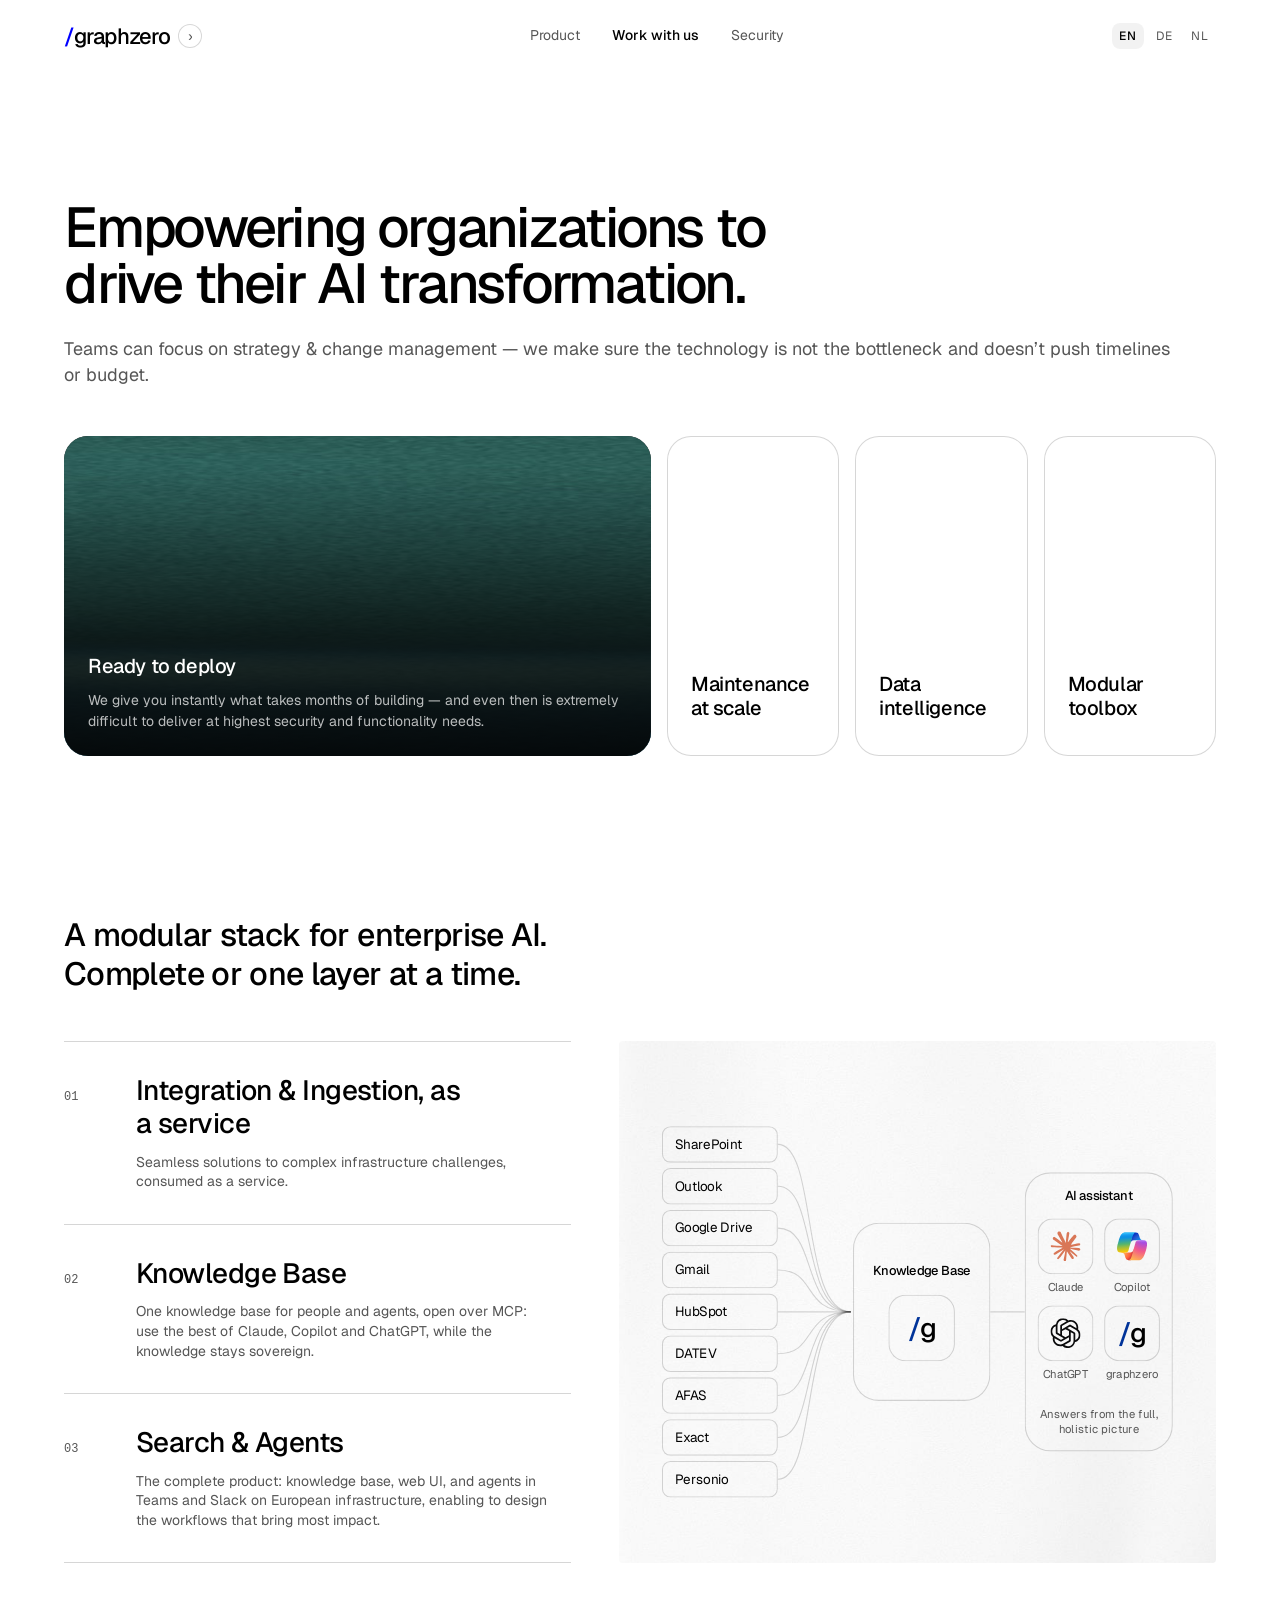
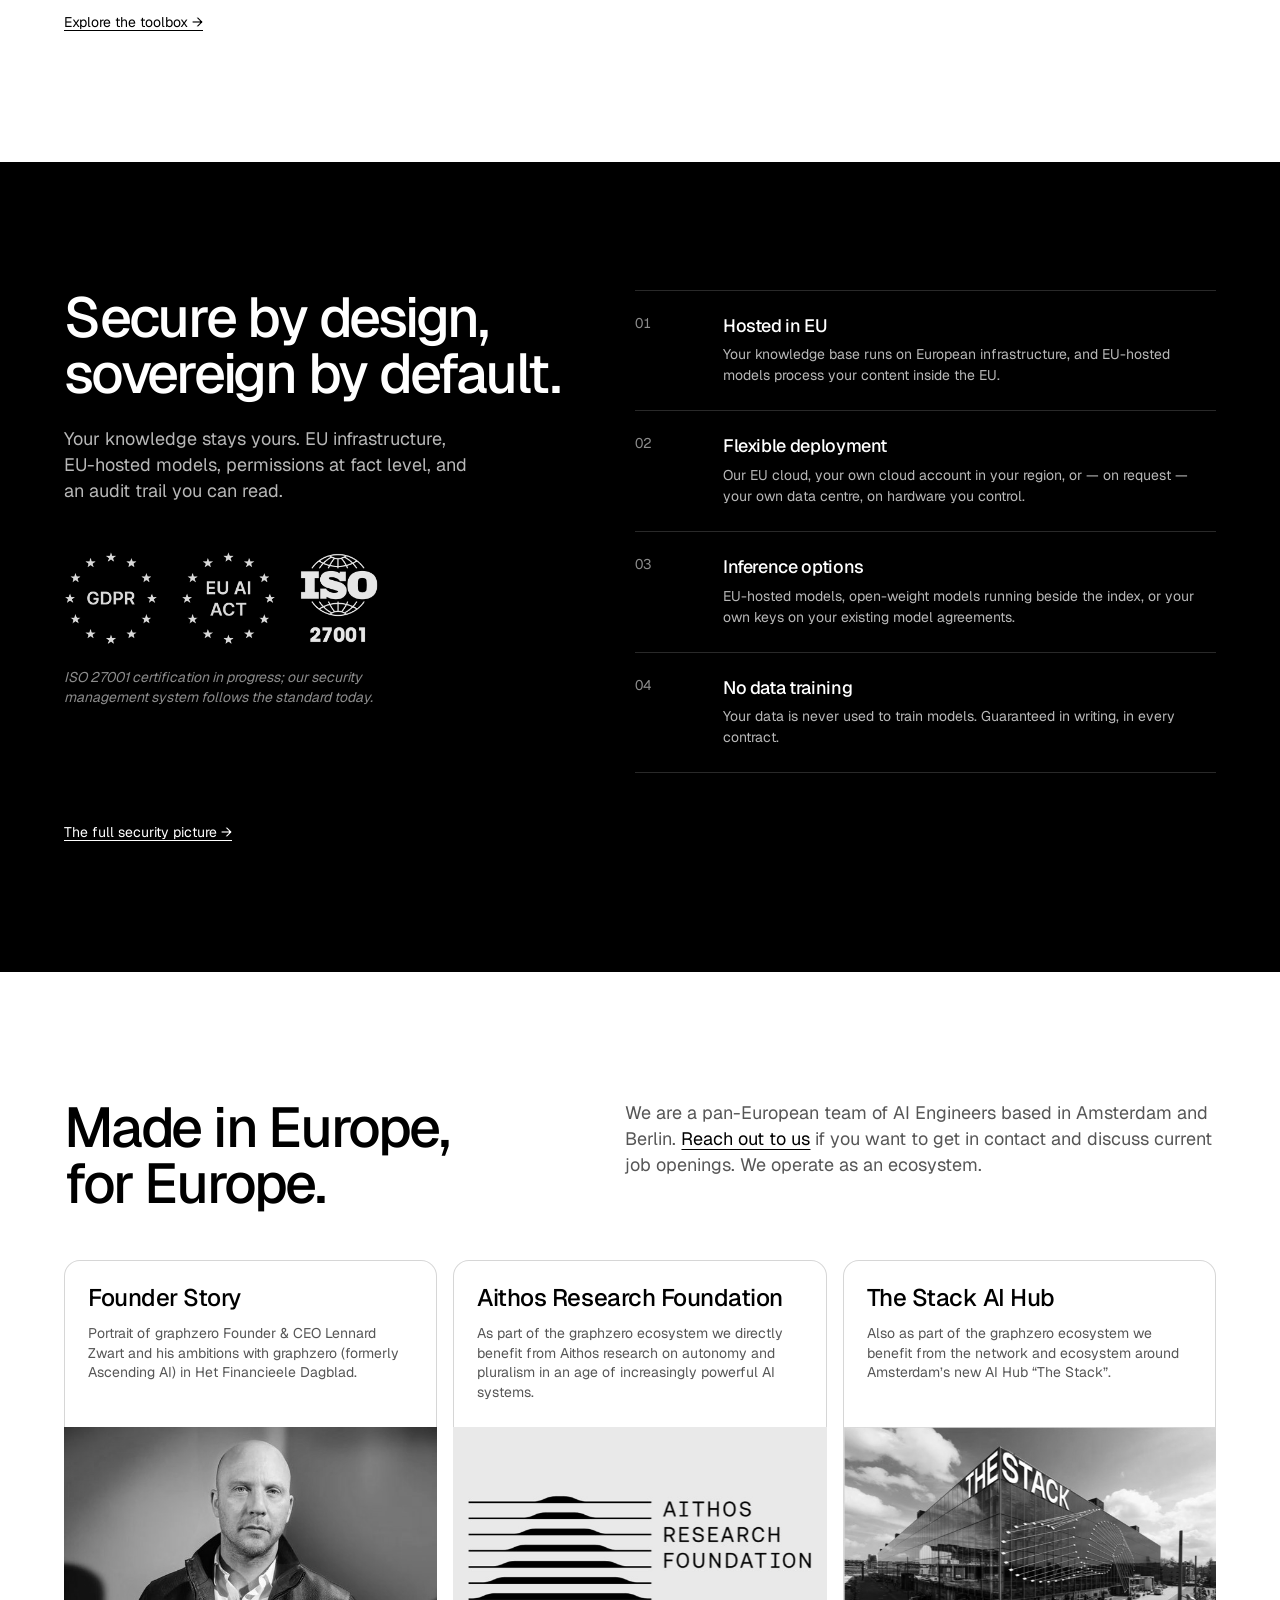
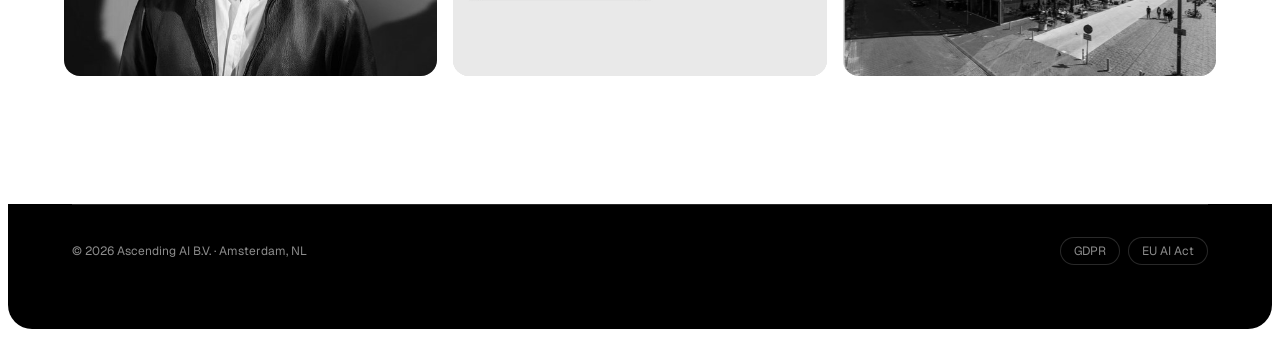
<file: v2/work-with-us.html>
<!DOCTYPE html>
<html lang="en">
<head>
<meta charset="utf-8">
<meta name="viewport" content="width=device-width, initial-scale=1">
<title>graphzero 2 | Work with us</title>
<meta name="description" content="We work with in-house development teams and integrators to deploy a robust, secure and sovereign AI setup in European companies.">
<meta property="og:title" content="graphzero 2 | Work with us">
<meta property="og:description" content="We work with in-house development teams and integrators to deploy a robust, secure and sovereign AI setup in European companies.">
<meta property="og:type" content="website">
<link rel="preconnect" href="https://fonts.googleapis.com">
<link rel="preconnect" href="https://fonts.gstatic.com" crossorigin>
<link rel="stylesheet" href="https://fonts.googleapis.com/css2?family=Geist:wght@400;500;700&amp;display=swap">
<link rel="stylesheet" href="assets/design-system/styles.css">
<link rel="stylesheet" href="assets/site.css?v=11">
<link rel="icon" href="assets/graphzero-mark.svg?v=11" type="image/svg+xml">
</head>
<body data-surface="light">

<a class="skip" href="#main">Skip to content</a>

<div class="page" data-page="work-with-us">

  <!-- The wordmark is the way back to the top of the site. -->
  <header class="site-header">
    <div class="brand-switch" data-identity-switch>
      <!-- Two identities under comparison, and scaffolding like the hero mark's
           arrow: drop this wrapper, the .brand-switch rules and the identity
           block in site.js once one is chosen, leaving the <a> where it is. -->
      <a class="brand" href="index.html" title="/graphzero">
        <span class="brand__slash">/</span><span class="brand__name">graphzero</span>
      </a>
      <button class="brand-switch__arrow" type="button" data-identity-step="1"
              aria-label="Next identity">&rsaquo;</button>
    </div>

    <button class="nav-toggle" type="button" aria-expanded="false" aria-controls="site-nav" aria-label="Menu">
      <span class="nav-toggle__bar"></span>
      <span class="nav-toggle__bar"></span>
    </button>

    <nav class="site-nav" id="site-nav" aria-label="Primary">
      <a href="index.html">Product</a>
      <a href="work-with-us.html" aria-current="page">Work with us</a>
      <a href="security.html">Security</a>

      <!-- Only ever seen in the sheet. The desktop bar has no room for it. -->
      <div class="nav-cta">
        <a class="btn btn--hero" href="mailto:david@ascending.ai?subject=Ascending%20AI">Book a founder call</a>
      </div>
    </nav>

    <div class="lang" role="group" aria-label="Language">
      <button class="lang__opt" type="button" data-lang="en" aria-current="true">EN</button>
      <button class="lang__opt" type="button" data-lang="de">DE</button>
      <button class="lang__opt" type="button" data-lang="nl">NL</button>
    </div>
  </header>

  <main id="main">

    <section class="wrap sec" id="solutions">
      <h2 class="h2 sec-head">Empowering organizations to drive their AI transformation.</h2>
      <p class="lead sec-head__lead sec-head__lead--full">Teams can focus on strategy &amp; change management — we make sure the technology is not the bottleneck and doesn’t push timelines or budget.</p>

      <div class="strip strip--split" id="solution-strip" style="margin-top:var(--space-12)">
        <div class="strip__panel">
          <span class="strip__title">Ready to deploy</span>
          <span class="strip__body">We give you instantly what takes months of building — and even then is extremely difficult to deliver at highest security and functionality needs.</span>
        </div>
        <div class="strip__panel">
          <span class="strip__title">Maintenance at scale</span>
          <span class="strip__body">We enable you to participate in maintenance at scale, in an AI ecosystem that is advancing at rapid speed &amp; complexity.</span>
        </div>
        <div class="strip__panel">
          <span class="strip__title">Data intelligence</span>
          <span class="strip__body">Our platform can give you the data and synthesized insights to find and design the use cases that will deliver real business impact.</span>
        </div>
        <div class="strip__panel">
          <span class="strip__title">Modular toolbox</span>
          <span class="strip__body">You get just what you need: a knowledge base with integrations and ingestion that connects by MCP. The full platform with UI and agents in Slack and MS Teams. Or just integrations and ingestion, to build the rest yourself.</span>
        </div>
      </div>




      <!-- Modules read down the left, visual on the right. The picture is a
           stand-in until the real illustration exists; the grey behind it
           remains as the fallback while it loads. -->
      <h3 class="h3-fixed showcase__head" style="padding-top:calc(var(--section-lg) * 1.25)">A modular stack for enterprise AI. <br class="br-wide">Complete or one layer at a time.</h3>

      <div class="showcase">
        <div class="showcase__text">
          <div class="showcase__list">
          <div class="showcase__item" data-flow="ingest">
            <span class="showcase__num" aria-hidden="true">01</span>
            <h4 class="showcase__title">Integration &amp; Ingestion, as a service</h4>
            <p class="small showcase__body">Seamless solutions to complex infrastructure challenges, consumed as a service.</p>
          </div>
          <div class="showcase__item" data-flow="graph">
            <span class="showcase__num" aria-hidden="true">02</span>
            <h4 class="showcase__title">Knowledge Base</h4>
            <p class="small showcase__body">One knowledge base for people and agents, open over MCP: use the best of Claude, Copilot and ChatGPT, while the knowledge stays sovereign.</p>
          </div>
          <div class="showcase__item" data-flow="agents">
            <span class="showcase__num" aria-hidden="true">03</span>
            <h4 class="showcase__title">Search &amp; Agents</h4>
            <p class="small showcase__body">The complete product: knowledge base, web UI, and agents in Teams and Slack on European infrastructure, enabling to design the workflows that bring most impact.</p>
          </div>
          </div>
        </div>

        <!-- The knowledge-graph flow, drawn rather than photographed. Square on
             its own 600 grid and scaled into whatever this slot is, so the
             hairlines and type stay in ratio. -->
        <figure class="showcase__visual showcase__visual--flow">
          <div class="kg-flow" data-kg-flow aria-hidden="true"></div>
        </figure>
      </div>

      <p class="toolbox-link"><a class="link-underline" href="index.html#architecture">Explore the toolbox &rarr;</a></p>
    </section>


    <!-- 03 — SECURITY & COMPLIANCE
         The one inverted band on the page. .dark re-declares the semantic
         tokens, so everything inside follows without being restyled; the
         section drops .wrap so the black runs the full width and the container
         moves inside it.

         The heading and what it rests on run down the left with the compliance
         marks under them; the four commitments are numbered down the right.
         The marks are drawn rather than photographed — the ring of twelve stars
         is one path placed twelve times, and it takes its colour from the band,
         so it reverses without a second, inverted asset. -->
    <section class="band band--dark dark" id="security">
      <div class="wrap sec sec--pb">
        <div class="secsplit">
          <div class="secsplit__lead">
            <h2 class="h2">Secure by design, sovereign by default.</h2>
            <p class="lead">Your knowledge stays yours. EU infrastructure, EU-hosted models, permissions at fact level, and an audit trail you can read.</p>
            <div class="markrow">
                <img class="markrow__badge" src="assets/media/gdpr.png"
               alt="GDPR" width="640" height="631" loading="lazy" decoding="async">
                <img class="markrow__badge" src="assets/media/eu-ai-act.png"
               alt="EU AI Act" width="640" height="631" loading="lazy" decoding="async">
                <img class="markrow__badge" src="assets/media/iso-27001.png"
               alt="ISO 27001" width="557" height="640" loading="lazy" decoding="async">
            </div>
            <p class="small markrow__note">ISO 27001 certification in progress; our security management system follows the standard today.</p>
          </div>

          <ol class="numlist">
            <li class="numlist__item">
              <span class="numlist__num" aria-hidden="true">01</span>
              <div>
                <h3 class="card-title">Hosted in EU</h3>
                <p class="card-note">Your knowledge base runs on European infrastructure, and EU-hosted models process your content inside the EU.</p>
              </div>
            </li>
            <li class="numlist__item">
              <span class="numlist__num" aria-hidden="true">02</span>
              <div>
                <h3 class="card-title">Flexible deployment</h3>
                <p class="card-note">Our EU cloud, your own cloud account in your region, or — on request — your own data centre, on hardware you control.</p>
              </div>
            </li>
            <li class="numlist__item">
              <span class="numlist__num" aria-hidden="true">03</span>
              <div>
                <h3 class="card-title">Inference options</h3>
                <p class="card-note">EU-hosted models, open-weight models running beside the index, or your own keys on your existing model agreements.</p>
              </div>
            </li>
            <li class="numlist__item">
              <span class="numlist__num" aria-hidden="true">04</span>
              <div>
                <h3 class="card-title">No data training</h3>
                <p class="card-note">Your data is never used to train models. Guaranteed in writing, in every contract.</p>
              </div>
            </li>
          </ol>
        </div>

        <p class="toolbox-link"><a class="link-underline" href="index.html#capabilities">The full security picture &rarr;</a></p>
      </div>
    </section>

    <!-- 04 — TEAM & ECOSYSTEM -->
    <section class="wrap sec sec--pb" id="team">
      <div class="split split--start split--pt">
        <h2 class="h2">Made in Europe, for Europe.</h2>
        <div class="lead-group">
          <p class="lead">We are a pan-European team of AI Engineers based in Amsterdam and Berlin. <span class="pop"><button class="pop__trigger" type="button" aria-expanded="false" aria-controls="pop-recruiting">Reach out to us</button><span class="pop__panel" id="pop-recruiting"><span class="pop__value">recruiting@ascending.ai</span><button class="btn pop__copy" type="button" data-copy="recruiting@ascending.ai">Copy email address</button></span></span> if you want to get in contact and discuss current job openings. We operate as an ecosystem.</p>
        </div>
      </div>

      <!-- Pictures are served from here now rather than hotlinked, so the cards
           do not break when a publisher reorganises its media. -->
      <div class="grid-3" style="margin-top:var(--space-12)">
        <a class="link-card" href="https://fd.nl/tech-en-innovatie/1598537/als-onze-kinderen-opgroeien-met-kunstmatige-intelligentie-wil-je-meer-controle-over-de-modellen" target="_blank" rel="noopener">
          <span class="link-card__body">
            <h3 class="h4-card">Founder Story</h3>
            <p class="small">Portrait of graphzero Founder &amp; CEO Lennard Zwart and his ambitions with graphzero (formerly Ascending AI) in Het Financieele Dagblad.</p>
            <span class="vh">Opens fd.nl in a new tab</span>
          </span>
          <span class="link-card__media">
            <img src="assets/media/founder-lennard-1200.jpg"
                 srcset="assets/media/founder-lennard-600.jpg 600w,
                         assets/media/founder-lennard-1200.jpg 1200w"
                 sizes="(min-width: 900px) 30vw, 100vw"
                 alt="Lennard Zwart, founder and CEO of graphzero" width="1200" height="801" loading="lazy" decoding="async">
          </span>
        </a>
        <a class="link-card" href="https://aithos.org/" target="_blank" rel="noopener">
          <span class="link-card__body">
            <h3 class="h4-card">Aithos Research Foundation</h3>
            <p class="small">As part of the graphzero ecosystem we directly benefit from Aithos research on autonomy and pluralism in an age of increasingly powerful AI systems.</p>
            <span class="vh">Opens aithos.org in a new tab</span>
          </span>
          <span class="link-card__media">
            <img src="assets/media/eco-aithos-1200.jpg"
                 srcset="assets/media/eco-aithos-600.jpg 600w,
                         assets/media/eco-aithos-1200.jpg 1200w"
                 sizes="(min-width: 900px) 30vw, 100vw"
                 alt="" width="1200" height="800" loading="lazy" decoding="async">
          </span>
        </a>
        <a class="link-card" href="https://thestack.ai/" target="_blank" rel="noopener">
          <span class="link-card__body">
            <h3 class="h4-card">The Stack AI Hub</h3>
            <p class="small">Also as part of the graphzero ecosystem we benefit from the network and ecosystem around Amsterdam’s new AI Hub “The Stack”.</p>
            <span class="vh">Opens thestack.ai in a new tab</span>
          </span>
          <span class="link-card__media">
            <img src="assets/media/eco-hub-1200.jpg"
                 srcset="assets/media/eco-hub-600.jpg 600w,
                         assets/media/eco-hub-1200.jpg 1200w"
                 sizes="(min-width: 900px) 30vw, 100vw"
                 alt="" width="1200" height="800" loading="lazy" decoding="async">
          </span>
        </a>
      </div>
    </section>


  </main>

  <!-- The dark band runs on through the outro, so the page ends on black
       rather than dropping back to white for the last few lines. -->
  <footer class="footer-band dark">
    <div class="wrap site-footer">
      <span>&copy; 2026 Ascending AI B.V. &middot; Amsterdam, NL</span>
      <div class="chip-row">
        <span class="chip-outline">GDPR</span>
        <span class="chip-outline">EU AI Act</span>
      </div>
    </div>
  </footer>

</div>

<script src="assets/site.js?v=11" defer></script>
<script src="assets/kg-flow.js?v=11" defer></script>
</body>
</html>
</file>
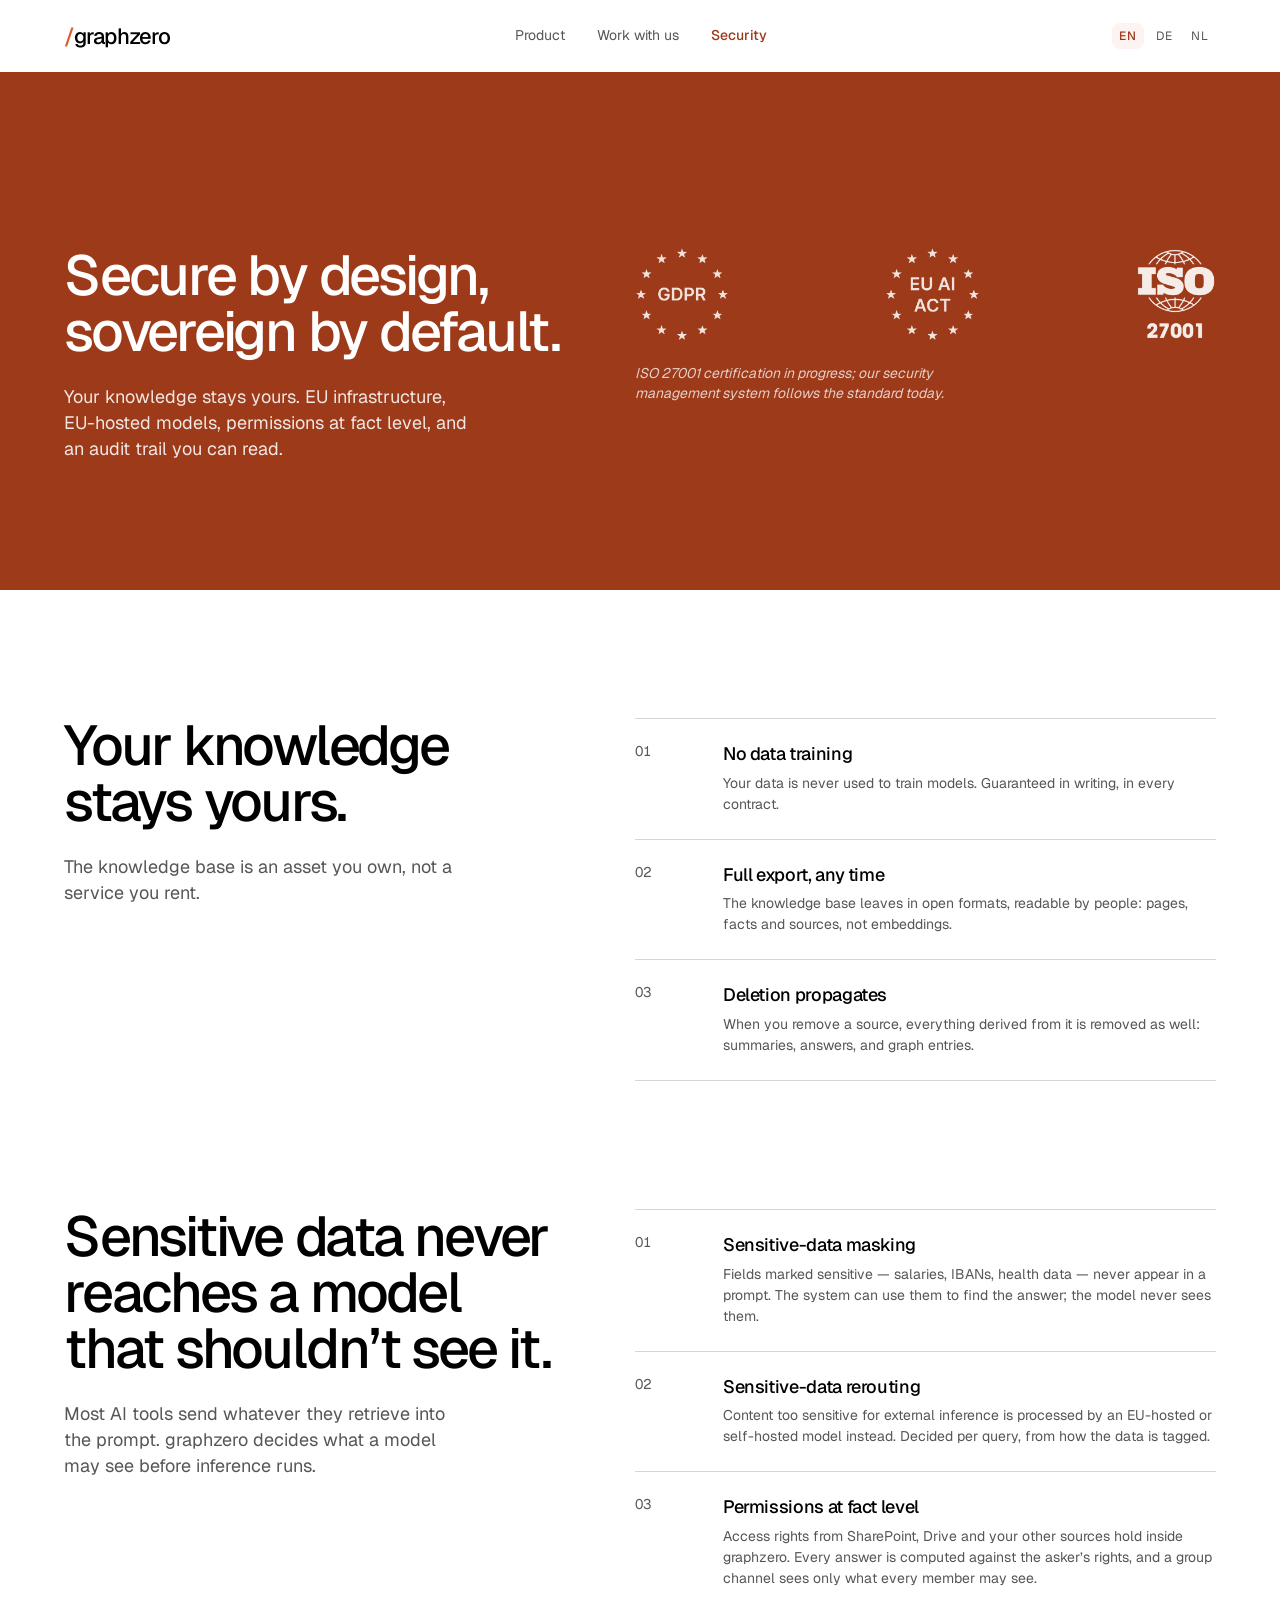
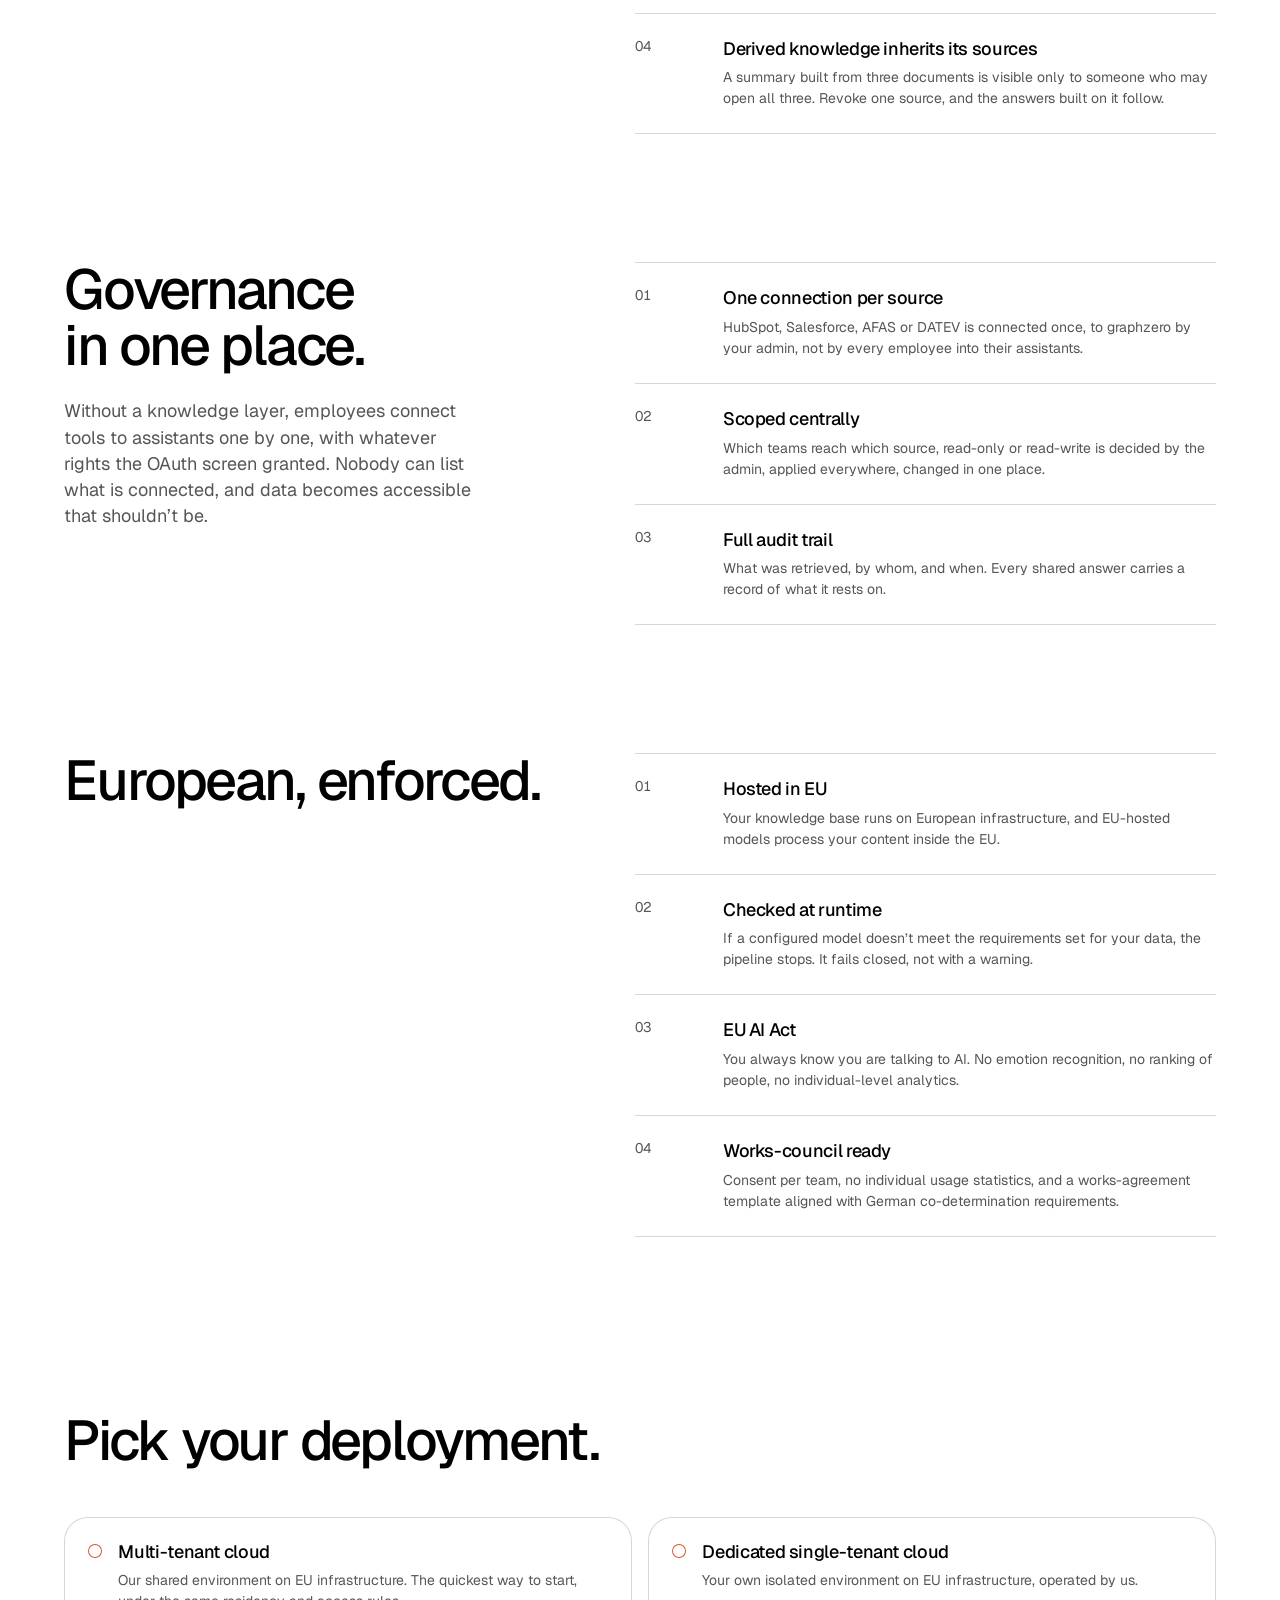
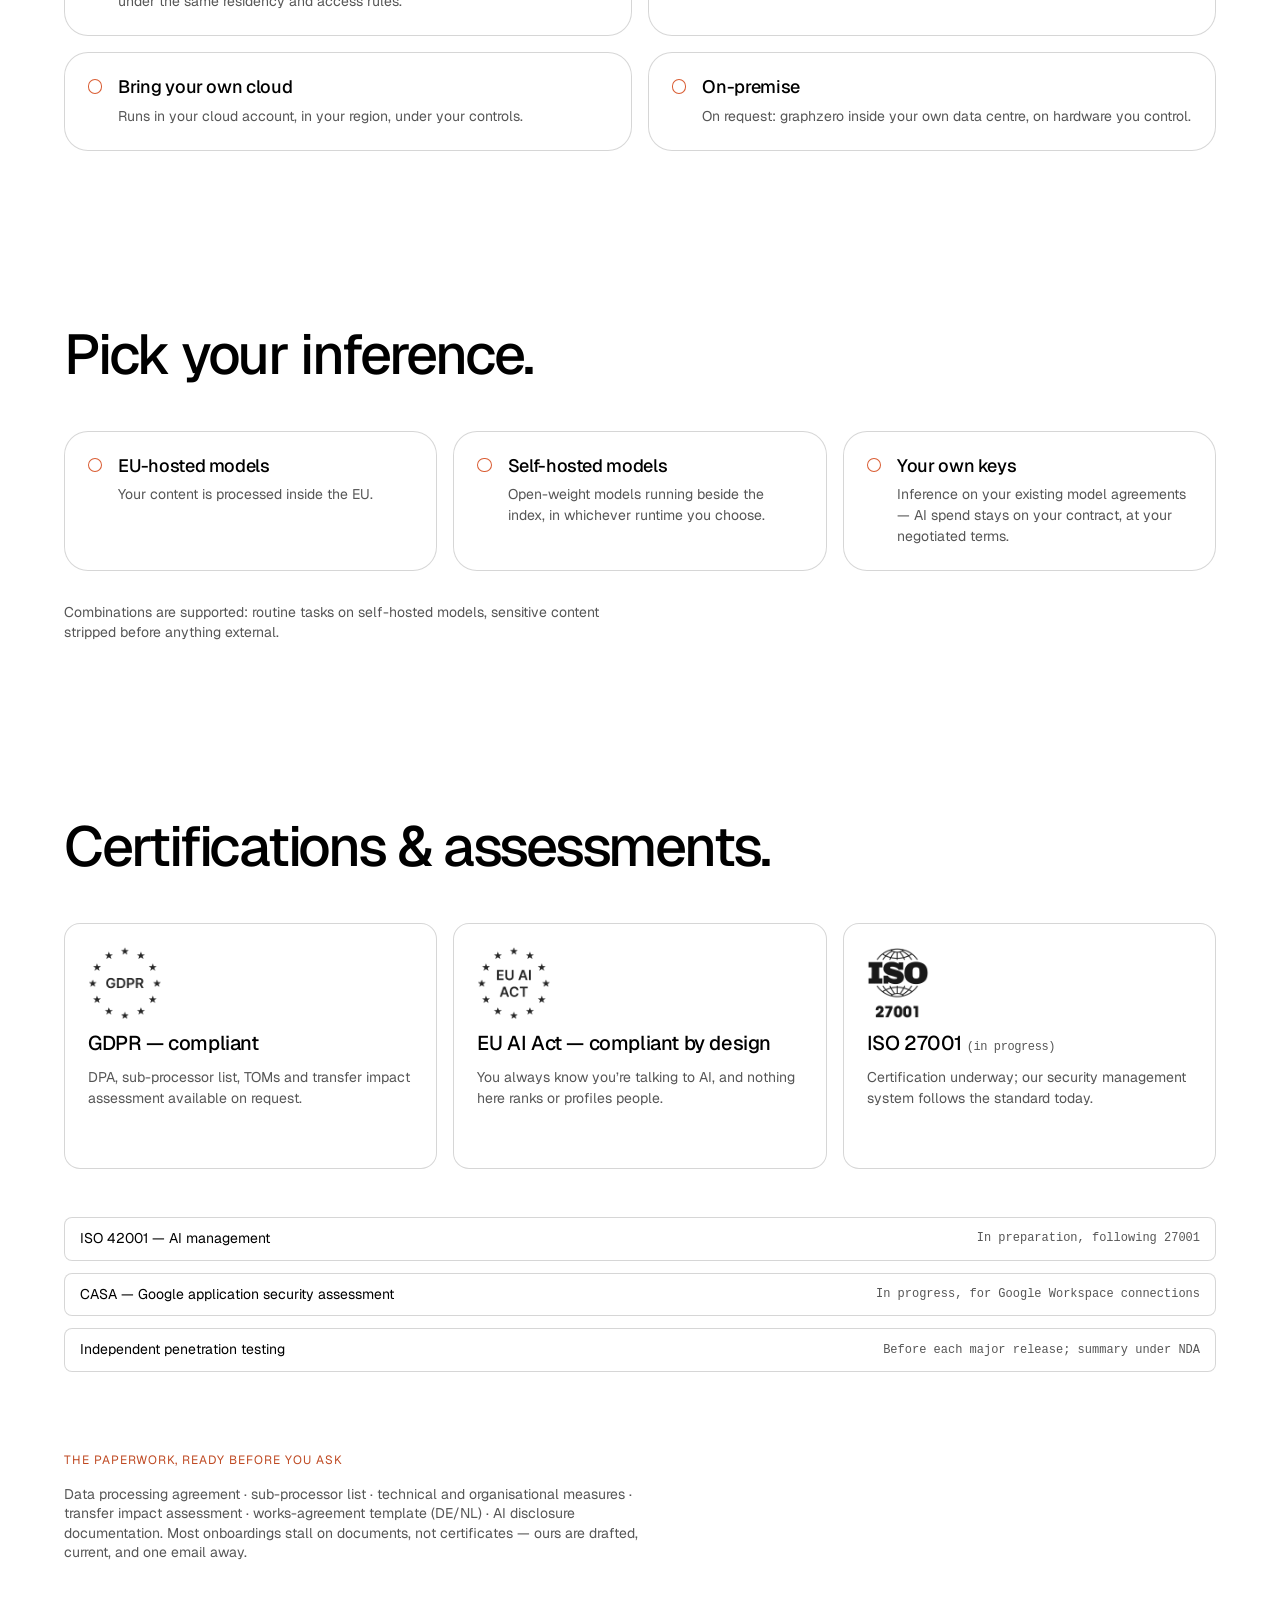
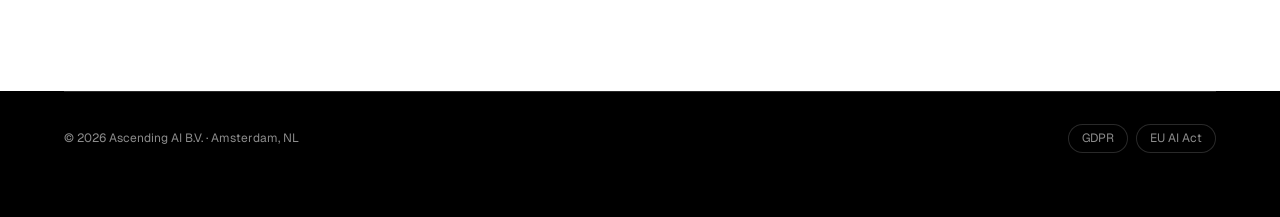
<file: v3/security.html>
<!DOCTYPE html>
<html lang="en">
<head>
<meta charset="utf-8">
<meta name="viewport" content="width=device-width, initial-scale=1">
<title>graphzero 2 | Security</title>
<meta name="description" content="Secure and sovereign to the highest European standards. Your knowledge stays yours, sensitive data never reaches a model that should not see it, and governance sits in one place.">
<meta property="og:title" content="graphzero 2 | Security">
<meta property="og:description" content="Secure and sovereign to the highest European standards. Your knowledge stays yours, sensitive data never reaches a model that should not see it, and governance sits in one place.">
<meta property="og:type" content="website">
<link rel="preconnect" href="https://fonts.googleapis.com">
<link rel="preconnect" href="https://fonts.gstatic.com" crossorigin>
<link rel="stylesheet" href="https://fonts.googleapis.com/css2?family=Geist:wght@400;500;700&amp;display=swap">
<link rel="stylesheet" href="assets/design-system/styles.css">
<link rel="stylesheet" href="assets/site.css?v=16">
<link rel="icon" href="assets/graphzero-mark.svg?v=11" type="image/svg+xml">
</head>
<body data-surface="light">

<a class="skip" href="#main">Skip to content</a>

<div class="page" data-page="security">

  <!-- The wordmark is the way back to the top of the site. -->
  <header class="site-header">
    <!-- One identity is chosen, so the wordmark is just the wordmark: the
         wrapper and its arrow are gone, as the note that stood here said to do.
         The identity block in site.js looks for [data-identity-switch] and
         returns when it finds none, so nothing sets data-identity any more —
         which also means a name stored from an earlier visit cannot bring the
         other one back with no control left to leave it. -->
    <a class="brand" href="index.html" title="/graphzero">
      <span class="brand__slash">/</span><span class="brand__name">graphzero</span>
    </a>

    <button class="nav-toggle" type="button" aria-expanded="false" aria-controls="site-nav" aria-label="Menu">
      <span class="nav-toggle__bar"></span>
      <span class="nav-toggle__bar"></span>
    </button>

    <nav class="site-nav" id="site-nav" aria-label="Primary">
      <a href="index.html">Product</a>
      <a href="work-with-us.html">Work with us</a>
      <a href="security.html" aria-current="page">Security</a>

      <!-- Only ever seen in the sheet. The desktop bar has no room for it. -->
      <div class="nav-cta">
        <a class="btn btn--hero" href="mailto:david@ascending.ai?subject=Ascending%20AI">Book a founder call</a>
      </div>
    </nav>

    <div class="lang" role="group" aria-label="Language">
      <button class="lang__opt" type="button" data-lang="en" aria-current="true">EN</button>
      <button class="lang__opt" type="button" data-lang="de">DE</button>
      <button class="lang__opt" type="button" data-lang="nl">NL</button>
    </div>
  </header>

  <main id="main">

    <!-- The page opens on the inverted band the security section carries on the
         index; everything below it runs on white. -->
    <section class="band band--dark dark" id="security">
      <div class="wrap sec sec--pb">
        <!-- Copy on the left, marks on the right, on the site's own .secsplit —
             the same split the work-with-us band runs. It collapses to one
             column under 900px on its own, so the marks fall under the sentence
             on a phone rather than being squeezed beside it. -->
        <div class="secsplit">
          <div class="secsplit__lead">
            <h1 class="h2 sec-head">Secure by design, sovereign by default.</h1>
            <p class="lead">Your knowledge stays yours. EU infrastructure, EU-hosted models, permissions at fact level, and an audit trail you can read.</p>
          </div>

          <!-- Not lazy: unlike on work-with-us this row is above the fold, and
               deferring it would pop the marks in after the band had painted. -->
          <div class="secsplit__marks">
            <div class="markrow">
              <img class="markrow__badge" src="assets/media/gdpr.png"
                   alt="GDPR" width="640" height="631" decoding="async">
              <img class="markrow__badge" src="assets/media/eu-ai-act.png"
                   alt="EU AI Act" width="640" height="631" decoding="async">
              <img class="markrow__badge" src="assets/media/iso-27001.png"
                   alt="ISO 27001" width="557" height="640" decoding="async">
            </div>
            <p class="small markrow__note">ISO 27001 certification in progress; our security management system follows the standard today.</p>
          </div>
        </div>
      </div>
    </section>

    <section class="wrap sec">
      <div class="secsplit">
        <div class="secsplit__lead">
          <h2 class="h2">Your knowledge stays yours.</h2>
          <p class="lead">The knowledge base is an asset you own, not a service you rent.</p>
        </div>
        <ol class="numlist">
        <li class="numlist__item">
          <span class="numlist__num" aria-hidden="true">01</span>
          <div>
            <h3 class="card-title">No data training</h3>
            <p class="card-note">Your data is never used to train models. Guaranteed in writing, in every contract.</p>
          </div>
        </li>
        <li class="numlist__item">
          <span class="numlist__num" aria-hidden="true">02</span>
          <div>
            <h3 class="card-title">Full export, any time</h3>
            <p class="card-note">The knowledge base leaves in open formats, readable by people: pages, facts and sources, not embeddings.</p>
          </div>
        </li>
        <li class="numlist__item">
          <span class="numlist__num" aria-hidden="true">03</span>
          <div>
            <h3 class="card-title">Deletion propagates</h3>
            <p class="card-note">When you remove a source, everything derived from it is removed as well: summaries, answers, and graph entries.</p>
          </div>
        </li>
        </ol>
      </div>
    </section>

    <section class="wrap sec">
      <div class="secsplit">
        <div class="secsplit__lead">
          <h2 class="h2">Sensitive data never reaches a model that shouldn’t see it.</h2>
          <p class="lead">Most AI tools send whatever they retrieve into the prompt. graphzero decides what a model may see before inference runs.</p>
        </div>
        <ol class="numlist">
        <li class="numlist__item">
          <span class="numlist__num" aria-hidden="true">01</span>
          <div>
            <h3 class="card-title">Sensitive-data masking</h3>
            <p class="card-note">Fields marked sensitive — salaries, IBANs, health data — never appear in a prompt. The system can use them to find the answer; the model never sees them.</p>
          </div>
        </li>
        <li class="numlist__item">
          <span class="numlist__num" aria-hidden="true">02</span>
          <div>
            <h3 class="card-title">Sensitive-data rerouting</h3>
            <p class="card-note">Content too sensitive for external inference is processed by an EU-hosted or self-hosted model instead. Decided per query, from how the data is tagged.</p>
          </div>
        </li>
        <li class="numlist__item">
          <span class="numlist__num" aria-hidden="true">03</span>
          <div>
            <h3 class="card-title">Permissions at fact level</h3>
            <p class="card-note">Access rights from SharePoint, Drive and your other sources hold inside graphzero. Every answer is computed against the asker’s rights, and a group channel sees only what every member may see.</p>
          </div>
        </li>
        <li class="numlist__item">
          <span class="numlist__num" aria-hidden="true">04</span>
          <div>
            <h3 class="card-title">Derived knowledge inherits its sources</h3>
            <p class="card-note">A summary built from three documents is visible only to someone who may open all three. Revoke one source, and the answers built on it follow.</p>
          </div>
        </li>
        </ol>
      </div>
    </section>

    <section class="wrap sec">
      <div class="secsplit">
        <div class="secsplit__lead">
          <h2 class="h2">Governance in one place.</h2>
          <p class="lead">Without a knowledge layer, employees connect tools to assistants one by one, with whatever rights the OAuth screen granted. Nobody can list what is connected, and data becomes accessible that shouldn’t be.</p>
        </div>
        <ol class="numlist">
        <li class="numlist__item">
          <span class="numlist__num" aria-hidden="true">01</span>
          <div>
            <h3 class="card-title">One connection per source</h3>
            <p class="card-note">HubSpot, Salesforce, AFAS or DATEV is connected once, to graphzero by your admin, not by every employee into their assistants.</p>
          </div>
        </li>
        <li class="numlist__item">
          <span class="numlist__num" aria-hidden="true">02</span>
          <div>
            <h3 class="card-title">Scoped centrally</h3>
            <p class="card-note">Which teams reach which source, read-only or read-write is decided by the admin, applied everywhere, changed in one place.</p>
          </div>
        </li>
        <li class="numlist__item">
          <span class="numlist__num" aria-hidden="true">03</span>
          <div>
            <h3 class="card-title">Full audit trail</h3>
            <p class="card-note">What was retrieved, by whom, and when. Every shared answer carries a record of what it rests on.</p>
          </div>
        </li>
        </ol>
      </div>
    </section>

    <section class="wrap sec">
      <div class="secsplit">
        <div class="secsplit__lead">
          <h2 class="h2">European, enforced.</h2>
        </div>
        <ol class="numlist">
        <li class="numlist__item">
          <span class="numlist__num" aria-hidden="true">01</span>
          <div>
            <h3 class="card-title">Hosted in EU</h3>
            <p class="card-note">Your knowledge base runs on European infrastructure, and EU-hosted models process your content inside the EU.</p>
          </div>
        </li>
        <li class="numlist__item">
          <span class="numlist__num" aria-hidden="true">02</span>
          <div>
            <h3 class="card-title">Checked at runtime</h3>
            <p class="card-note">If a configured model doesn’t meet the requirements set for your data, the pipeline stops. It fails closed, not with a warning.</p>
          </div>
        </li>
        <li class="numlist__item">
          <span class="numlist__num" aria-hidden="true">03</span>
          <div>
            <h3 class="card-title">EU AI Act</h3>
            <p class="card-note">You always know you are talking to AI. No emotion recognition, no ranking of people, no individual-level analytics.</p>
          </div>
        </li>
        <li class="numlist__item">
          <span class="numlist__num" aria-hidden="true">04</span>
          <div>
            <h3 class="card-title">Works-council ready</h3>
            <p class="card-note">Consent per team, no individual usage statistics, and a works-agreement template aligned with German co-determination requirements.</p>
          </div>
        </li>
        </ol>
      </div>
    </section>

    <!-- Two choices, made independently of each other. The dot is a mark, not a
         control: nothing here is selectable, and the page says what each option
         is rather than composing a sentence out of them. -->
    <section class="wrap sec">
      <h2 class="h2 sec-head">Pick your deployment.</h2>
      <div class="grid-2 pickset">
        <article class="pick">
          <span class="pick__dot" aria-hidden="true"></span>
          <div>
            <h3 class="card-title">Multi-tenant cloud</h3>
            <p class="card-note">Our shared environment on EU infrastructure. The quickest way to start, under the same residency and access rules.</p>
          </div>
        </article>
        <article class="pick">
          <span class="pick__dot" aria-hidden="true"></span>
          <div>
            <h3 class="card-title">Dedicated single-tenant cloud</h3>
            <p class="card-note">Your own isolated environment on EU infrastructure, operated by us.</p>
          </div>
        </article>
        <article class="pick">
          <span class="pick__dot" aria-hidden="true"></span>
          <div>
            <h3 class="card-title">Bring your own cloud</h3>
            <p class="card-note">Runs in your cloud account, in your region, under your controls.</p>
          </div>
        </article>
        <article class="pick">
          <span class="pick__dot" aria-hidden="true"></span>
          <div>
            <h3 class="card-title">On-premise</h3>
            <p class="card-note">On request: graphzero inside your own data centre, on hardware you control.</p>
          </div>
        </article>
      </div>
    </section>

    <section class="wrap sec">
      <h2 class="h2 sec-head">Pick your inference.</h2>
      <div class="grid-3 pickset">
        <article class="pick">
          <span class="pick__dot" aria-hidden="true"></span>
          <div>
            <h3 class="card-title">EU-hosted models</h3>
            <p class="card-note">Your content is processed inside the EU.</p>
          </div>
        </article>
        <article class="pick">
          <span class="pick__dot" aria-hidden="true"></span>
          <div>
            <h3 class="card-title">Self-hosted models</h3>
            <p class="card-note">Open-weight models running beside the index, in whichever runtime you choose.</p>
          </div>
        </article>
        <article class="pick">
          <span class="pick__dot" aria-hidden="true"></span>
          <div>
            <h3 class="card-title">Your own keys</h3>
            <p class="card-note">Inference on your existing model agreements — AI spend stays on your contract, at your negotiated terms.</p>
          </div>
        </article>
      </div>
      <p class="small paperwork" style="padding-top:var(--space-8)">Combinations are supported: routine tasks on self-hosted models, sensitive content stripped before anything external.</p>
    </section>

    <!-- Three that have a mark of their own, and three that do not: the ones
         without are rows rather than cards with an empty badge slot. -->
    <section class="wrap sec sec--pb">
      <h2 class="h2 sec-head">Certifications &amp; assessments.</h2>

      <div class="grid-3" style="margin-top:var(--section-sm)">
        <article class="card card--ring card--tall">
          <img class="card-badge" src="assets/media/gdpr.png"
               alt="GDPR" width="640" height="631" loading="lazy" decoding="async">
          <div class="card-foot">
            <h3 class="card-title">GDPR — compliant</h3>
            <p class="card-note">DPA, sub-processor list, TOMs and transfer impact assessment available on request.</p>
          </div>
        </article>
        <article class="card card--ring card--tall">
          <img class="card-badge" src="assets/media/eu-ai-act.png"
               alt="EU AI Act" width="640" height="631" loading="lazy" decoding="async">
          <div class="card-foot">
            <h3 class="card-title">EU AI Act — compliant by design</h3>
            <p class="card-note">You always know you’re talking to AI, and nothing here ranks or profiles people.</p>
          </div>
        </article>
        <article class="card card--ring card--tall">
          <img class="card-badge" src="assets/media/iso-27001.png"
               alt="ISO 27001" width="557" height="640" loading="lazy" decoding="async">
          <div class="card-foot">
            <h3 class="card-title">ISO 27001 <span class="note-line">(in progress)</span></h3>
            <p class="card-note">Certification underway; our security management system follows the standard today.</p>
          </div>
        </article>
      </div>

      <div class="stack-12" style="padding-top:var(--space-12)">
          <div class="kv kv--ring kv--tight">
            <span class="kv__key">ISO 42001 — AI management</span>
            <span class="kv__val">In preparation, following 27001</span>
          </div>
          <div class="kv kv--ring kv--tight">
            <span class="kv__key">CASA — Google application security assessment</span>
            <span class="kv__val">In progress, for Google Workspace connections</span>
          </div>
          <div class="kv kv--ring kv--tight">
            <span class="kv__key">Independent penetration testing</span>
            <span class="kv__val">Before each major release; summary under NDA</span>
          </div>
      </div>

      <div class="stack-16" style="padding-top:var(--section-md)">
        <span class="eyebrow eyebrow--accent">The paperwork, ready before you ask</span>
        <p class="small paperwork">Data processing agreement · sub-processor list · technical and organisational measures · transfer impact assessment · works-agreement template (DE/NL) · AI disclosure documentation. Most onboardings stall on documents, not certificates — ours are drafted, current, and one email away.</p>
      </div>
    </section>

  </main>

  <!-- The dark band runs on through the outro, so the page ends on black
       rather than dropping back to white for the last few lines. -->
  <footer class="footer-band dark">
    <div class="wrap site-footer">
      <span>&copy; 2026 Ascending AI B.V. &middot; Amsterdam, NL</span>
      <div class="chip-row">
        <span class="chip-outline">GDPR</span>
        <span class="chip-outline">EU AI Act</span>
      </div>
    </div>
  </footer>

</div>

<script src="assets/site.js?v=16" defer></script>
</body>
</html>
</file>
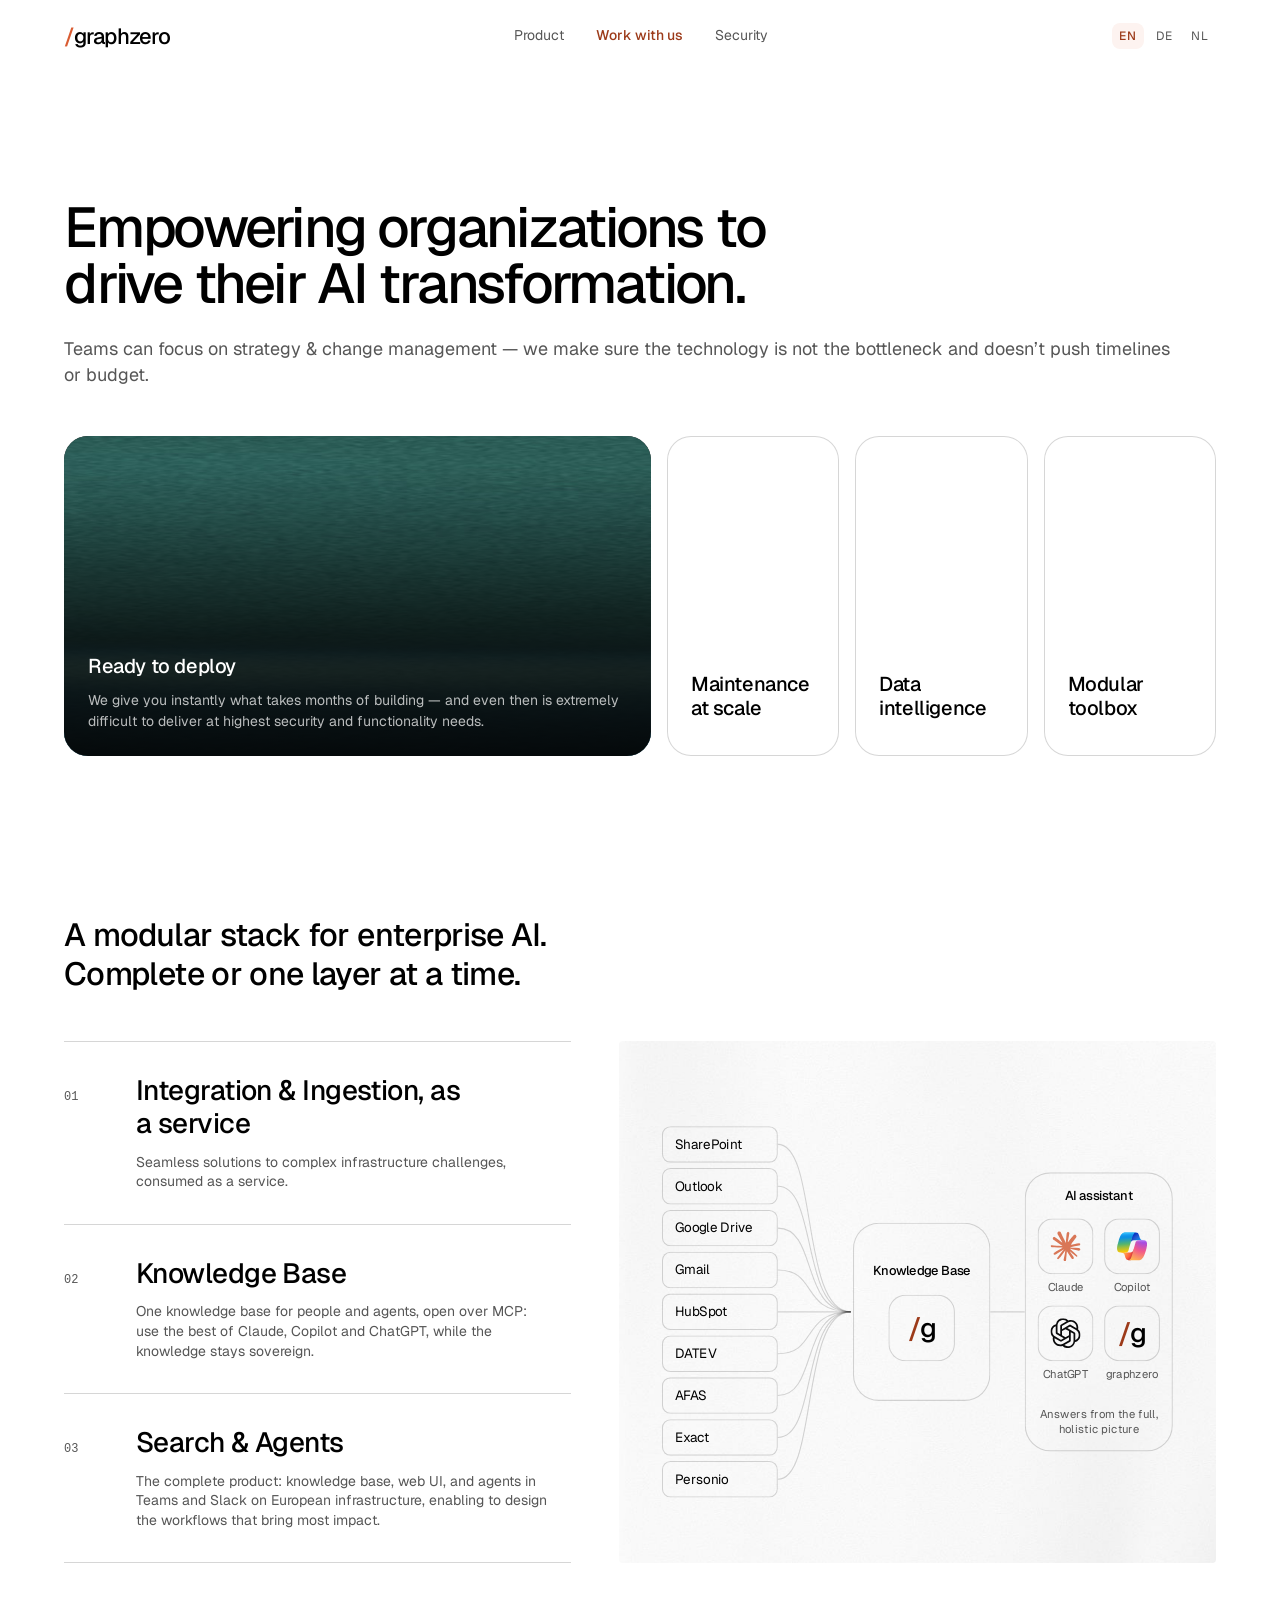
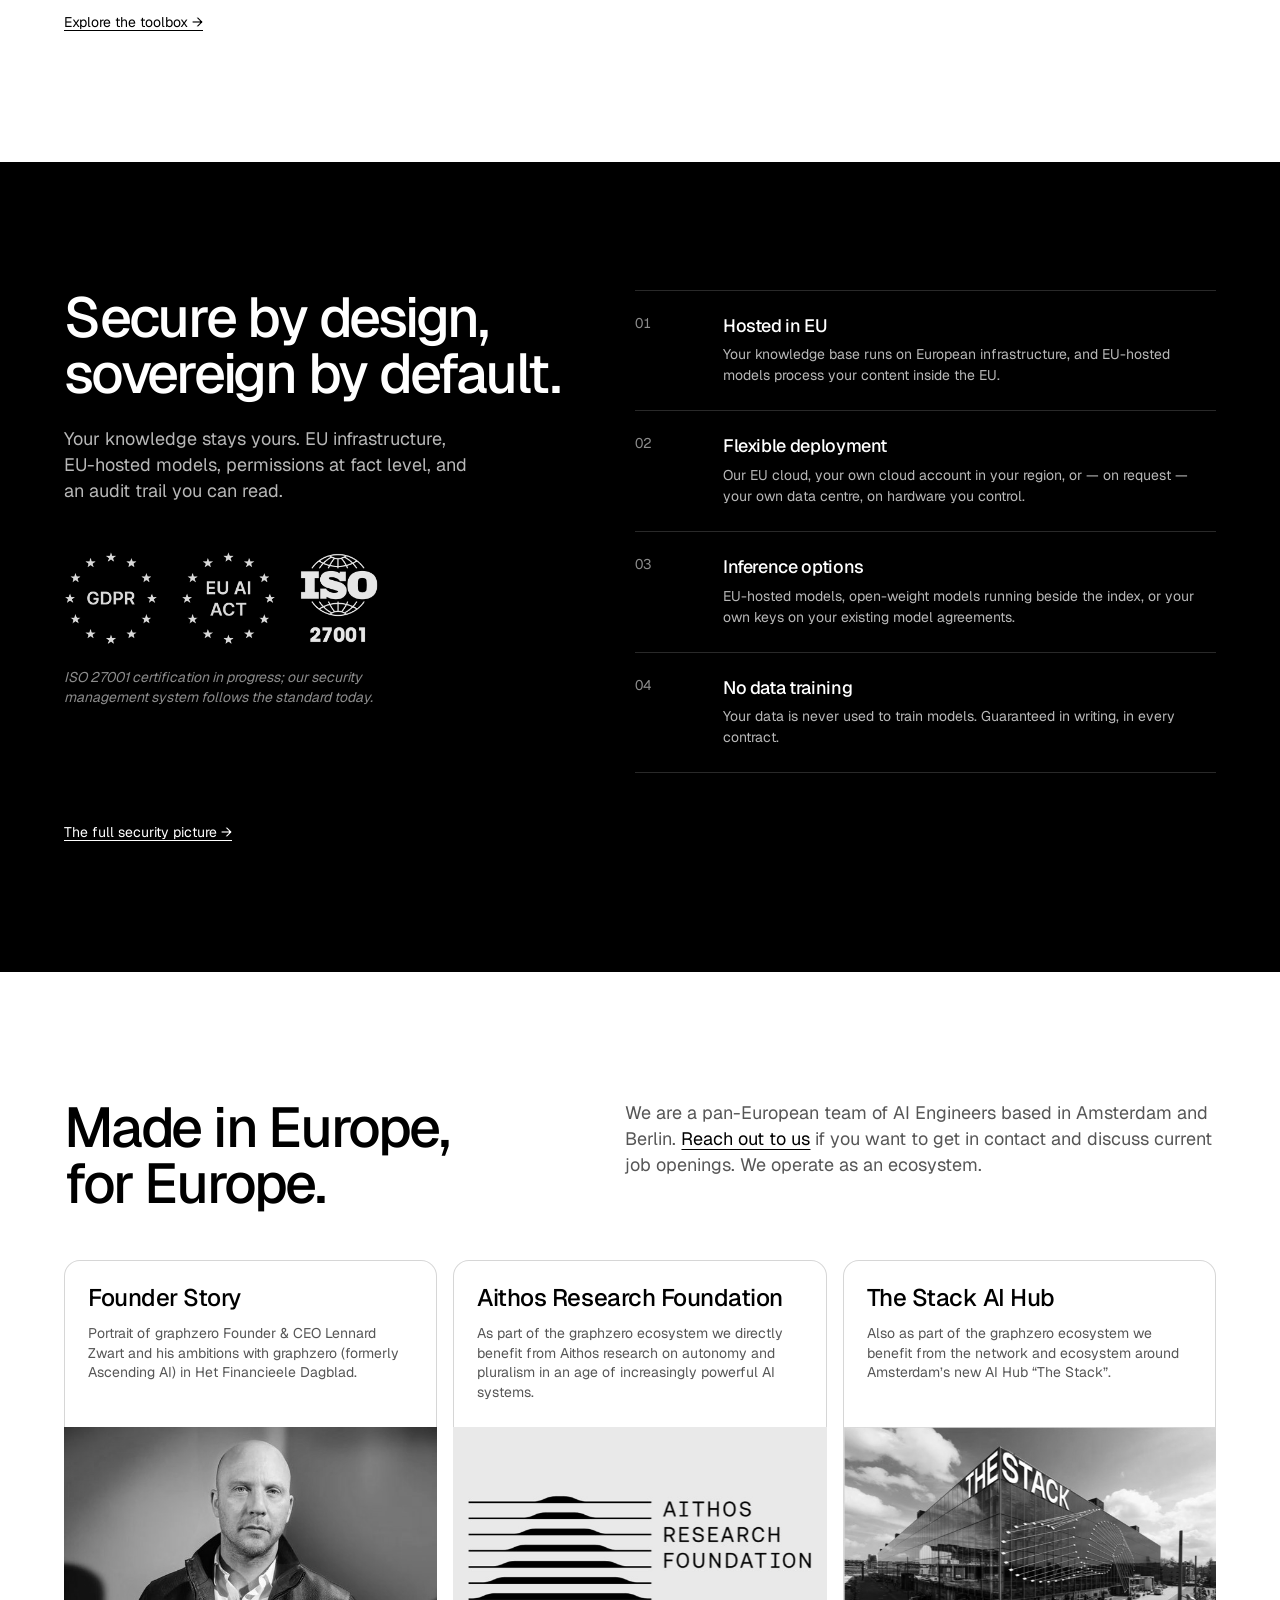
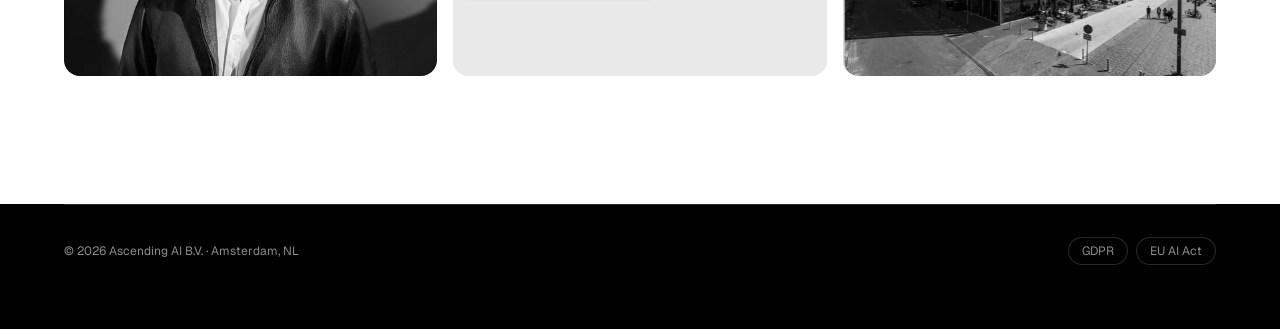
<file: v3/work-with-us.html>
<!DOCTYPE html>
<html lang="en">
<head>
<meta charset="utf-8">
<meta name="viewport" content="width=device-width, initial-scale=1">
<title>graphzero 2 | Work with us</title>
<meta name="description" content="We work with in-house development teams and integrators to deploy a robust, secure and sovereign AI setup in European companies.">
<meta property="og:title" content="graphzero 2 | Work with us">
<meta property="og:description" content="We work with in-house development teams and integrators to deploy a robust, secure and sovereign AI setup in European companies.">
<meta property="og:type" content="website">
<link rel="preconnect" href="https://fonts.googleapis.com">
<link rel="preconnect" href="https://fonts.gstatic.com" crossorigin>
<link rel="stylesheet" href="https://fonts.googleapis.com/css2?family=Geist:wght@400;500;700&amp;display=swap">
<link rel="stylesheet" href="assets/design-system/styles.css">
<link rel="stylesheet" href="assets/site.css?v=16">
<link rel="icon" href="assets/graphzero-mark.svg?v=11" type="image/svg+xml">
</head>
<body data-surface="light">

<a class="skip" href="#main">Skip to content</a>

<div class="page" data-page="work-with-us">

  <!-- The wordmark is the way back to the top of the site. -->
  <header class="site-header">
    <!-- One identity is chosen, so the wordmark is just the wordmark: the
         wrapper and its arrow are gone, as the note that stood here said to do.
         The identity block in site.js looks for [data-identity-switch] and
         returns when it finds none, so nothing sets data-identity any more —
         which also means a name stored from an earlier visit cannot bring the
         other one back with no control left to leave it. -->
    <a class="brand" href="index.html" title="/graphzero">
      <span class="brand__slash">/</span><span class="brand__name">graphzero</span>
    </a>

    <button class="nav-toggle" type="button" aria-expanded="false" aria-controls="site-nav" aria-label="Menu">
      <span class="nav-toggle__bar"></span>
      <span class="nav-toggle__bar"></span>
    </button>

    <nav class="site-nav" id="site-nav" aria-label="Primary">
      <a href="index.html">Product</a>
      <a href="work-with-us.html" aria-current="page">Work with us</a>
      <a href="security.html">Security</a>

      <!-- Only ever seen in the sheet. The desktop bar has no room for it. -->
      <div class="nav-cta">
        <a class="btn btn--hero" href="mailto:david@ascending.ai?subject=Ascending%20AI">Book a founder call</a>
      </div>
    </nav>

    <div class="lang" role="group" aria-label="Language">
      <button class="lang__opt" type="button" data-lang="en" aria-current="true">EN</button>
      <button class="lang__opt" type="button" data-lang="de">DE</button>
      <button class="lang__opt" type="button" data-lang="nl">NL</button>
    </div>
  </header>

  <main id="main">

    <section class="wrap sec" id="solutions">
      <h2 class="h2 sec-head">Empowering organizations to drive their AI transformation.</h2>
      <p class="lead sec-head__lead sec-head__lead--full">Teams can focus on strategy &amp; change management — we make sure the technology is not the bottleneck and doesn’t push timelines or budget.</p>

      <div class="strip strip--split" id="solution-strip" style="margin-top:var(--space-12)">
        <div class="strip__panel">
          <span class="strip__title">Ready to deploy</span>
          <span class="strip__body">We give you instantly what takes months of building — and even then is extremely difficult to deliver at highest security and functionality needs.</span>
        </div>
        <div class="strip__panel">
          <span class="strip__title">Maintenance at scale</span>
          <span class="strip__body">We enable you to participate in maintenance at scale, in an AI ecosystem that is advancing at rapid speed &amp; complexity.</span>
        </div>
        <div class="strip__panel">
          <span class="strip__title">Data intelligence</span>
          <span class="strip__body">Our platform can give you the data and synthesized insights to find and design the use cases that will deliver real business impact.</span>
        </div>
        <div class="strip__panel">
          <span class="strip__title">Modular toolbox</span>
          <span class="strip__body">You get just what you need: a knowledge base with integrations and ingestion that connects by MCP. The full platform with UI and agents in Slack and MS Teams. Or just integrations and ingestion, to build the rest yourself.</span>
        </div>
      </div>




      <!-- Modules read down the left, visual on the right. The picture is a
           stand-in until the real illustration exists; the grey behind it
           remains as the fallback while it loads. -->
      <h3 class="h3-fixed showcase__head" style="padding-top:calc(var(--section-lg) * 1.25)">A modular stack for enterprise AI. <br class="br-wide">Complete or one layer at a time.</h3>

      <div class="showcase">
        <div class="showcase__text">
          <div class="showcase__list">
          <div class="showcase__item" data-flow="ingest">
            <span class="showcase__num" aria-hidden="true">01</span>
            <h4 class="showcase__title">Integration &amp; Ingestion, as a service</h4>
            <p class="small showcase__body">Seamless solutions to complex infrastructure challenges, consumed as a service.</p>
          </div>
          <div class="showcase__item" data-flow="graph">
            <span class="showcase__num" aria-hidden="true">02</span>
            <h4 class="showcase__title">Knowledge Base</h4>
            <p class="small showcase__body">One knowledge base for people and agents, open over MCP: use the best of Claude, Copilot and ChatGPT, while the knowledge stays sovereign.</p>
          </div>
          <div class="showcase__item" data-flow="agents">
            <span class="showcase__num" aria-hidden="true">03</span>
            <h4 class="showcase__title">Search &amp; Agents</h4>
            <p class="small showcase__body">The complete product: knowledge base, web UI, and agents in Teams and Slack on European infrastructure, enabling to design the workflows that bring most impact.</p>
          </div>
          </div>
        </div>

        <!-- The knowledge-graph flow, drawn rather than photographed. Square on
             its own 600 grid and scaled into whatever this slot is, so the
             hairlines and type stay in ratio. -->
        <figure class="showcase__visual showcase__visual--flow">
          <div class="kg-flow" data-kg-flow aria-hidden="true"></div>
        </figure>
      </div>

      <p class="toolbox-link"><a class="link-underline" href="index.html#architecture">Explore the toolbox &rarr;</a></p>
    </section>


    <!-- 03 — SECURITY & COMPLIANCE
         The one inverted band on the page. .dark re-declares the semantic
         tokens, so everything inside follows without being restyled; the
         section drops .wrap so the black runs the full width and the container
         moves inside it.

         The heading and what it rests on run down the left with the compliance
         marks under them; the four commitments are numbered down the right.
         The marks are drawn rather than photographed — the ring of twelve stars
         is one path placed twelve times, and it takes its colour from the band,
         so it reverses without a second, inverted asset. -->
    <section class="band band--dark dark" id="security">
      <div class="wrap sec sec--pb">
        <div class="secsplit">
          <div class="secsplit__lead">
            <h2 class="h2">Secure by design, sovereign by default.</h2>
            <p class="lead">Your knowledge stays yours. EU infrastructure, EU-hosted models, permissions at fact level, and an audit trail you can read.</p>
            <div class="markrow">
                <img class="markrow__badge" src="assets/media/gdpr.png"
               alt="GDPR" width="640" height="631" loading="lazy" decoding="async">
                <img class="markrow__badge" src="assets/media/eu-ai-act.png"
               alt="EU AI Act" width="640" height="631" loading="lazy" decoding="async">
                <img class="markrow__badge" src="assets/media/iso-27001.png"
               alt="ISO 27001" width="557" height="640" loading="lazy" decoding="async">
            </div>
            <p class="small markrow__note">ISO 27001 certification in progress; our security management system follows the standard today.</p>
          </div>

          <ol class="numlist">
            <li class="numlist__item">
              <span class="numlist__num" aria-hidden="true">01</span>
              <div>
                <h3 class="card-title">Hosted in EU</h3>
                <p class="card-note">Your knowledge base runs on European infrastructure, and EU-hosted models process your content inside the EU.</p>
              </div>
            </li>
            <li class="numlist__item">
              <span class="numlist__num" aria-hidden="true">02</span>
              <div>
                <h3 class="card-title">Flexible deployment</h3>
                <p class="card-note">Our EU cloud, your own cloud account in your region, or — on request — your own data centre, on hardware you control.</p>
              </div>
            </li>
            <li class="numlist__item">
              <span class="numlist__num" aria-hidden="true">03</span>
              <div>
                <h3 class="card-title">Inference options</h3>
                <p class="card-note">EU-hosted models, open-weight models running beside the index, or your own keys on your existing model agreements.</p>
              </div>
            </li>
            <li class="numlist__item">
              <span class="numlist__num" aria-hidden="true">04</span>
              <div>
                <h3 class="card-title">No data training</h3>
                <p class="card-note">Your data is never used to train models. Guaranteed in writing, in every contract.</p>
              </div>
            </li>
          </ol>
        </div>

        <p class="toolbox-link"><a class="link-underline" href="index.html#capabilities">The full security picture &rarr;</a></p>
      </div>
    </section>

    <!-- 04 — TEAM & ECOSYSTEM -->
    <section class="wrap sec sec--pb" id="team">
      <div class="split split--start split--pt">
        <h2 class="h2">Made in Europe, for Europe.</h2>
        <div class="lead-group">
          <p class="lead">We are a pan-European team of AI Engineers based in Amsterdam and Berlin. <span class="pop"><button class="pop__trigger" type="button" aria-expanded="false" aria-controls="pop-recruiting">Reach out to us</button><span class="pop__panel" id="pop-recruiting"><span class="pop__value">recruiting@ascending.ai</span><button class="btn pop__copy" type="button" data-copy="recruiting@ascending.ai">Copy email address</button></span></span> if you want to get in contact and discuss current job openings. We operate as an ecosystem.</p>
        </div>
      </div>

      <!-- Pictures are served from here now rather than hotlinked, so the cards
           do not break when a publisher reorganises its media. -->
      <div class="grid-3" style="margin-top:var(--space-12)">
        <a class="link-card" href="https://fd.nl/tech-en-innovatie/1598537/als-onze-kinderen-opgroeien-met-kunstmatige-intelligentie-wil-je-meer-controle-over-de-modellen" target="_blank" rel="noopener">
          <span class="link-card__body">
            <h3 class="h4-card">Founder Story</h3>
            <p class="small">Portrait of graphzero Founder &amp; CEO Lennard Zwart and his ambitions with graphzero (formerly Ascending AI) in Het Financieele Dagblad.</p>
            <span class="vh">Opens fd.nl in a new tab</span>
          </span>
          <span class="link-card__media">
            <img src="assets/media/founder-lennard-1200.jpg"
                 srcset="assets/media/founder-lennard-600.jpg 600w,
                         assets/media/founder-lennard-1200.jpg 1200w"
                 sizes="(min-width: 900px) 30vw, 100vw"
                 alt="Lennard Zwart, founder and CEO of graphzero" width="1200" height="801" loading="lazy" decoding="async">
          </span>
        </a>
        <a class="link-card" href="https://aithos.org/" target="_blank" rel="noopener">
          <span class="link-card__body">
            <h3 class="h4-card">Aithos Research Foundation</h3>
            <p class="small">As part of the graphzero ecosystem we directly benefit from Aithos research on autonomy and pluralism in an age of increasingly powerful AI systems.</p>
            <span class="vh">Opens aithos.org in a new tab</span>
          </span>
          <span class="link-card__media">
            <img src="assets/media/eco-aithos-1200.jpg"
                 srcset="assets/media/eco-aithos-600.jpg 600w,
                         assets/media/eco-aithos-1200.jpg 1200w"
                 sizes="(min-width: 900px) 30vw, 100vw"
                 alt="" width="1200" height="800" loading="lazy" decoding="async">
          </span>
        </a>
        <a class="link-card" href="https://thestack.ai/" target="_blank" rel="noopener">
          <span class="link-card__body">
            <h3 class="h4-card">The Stack AI Hub</h3>
            <p class="small">Also as part of the graphzero ecosystem we benefit from the network and ecosystem around Amsterdam’s new AI Hub “The Stack”.</p>
            <span class="vh">Opens thestack.ai in a new tab</span>
          </span>
          <span class="link-card__media">
            <img src="assets/media/eco-hub-1200.jpg"
                 srcset="assets/media/eco-hub-600.jpg 600w,
                         assets/media/eco-hub-1200.jpg 1200w"
                 sizes="(min-width: 900px) 30vw, 100vw"
                 alt="" width="1200" height="800" loading="lazy" decoding="async">
          </span>
        </a>
      </div>
    </section>


  </main>

  <!-- The dark band runs on through the outro, so the page ends on black
       rather than dropping back to white for the last few lines. -->
  <footer class="footer-band dark">
    <div class="wrap site-footer">
      <span>&copy; 2026 Ascending AI B.V. &middot; Amsterdam, NL</span>
      <div class="chip-row">
        <span class="chip-outline">GDPR</span>
        <span class="chip-outline">EU AI Act</span>
      </div>
    </div>
  </footer>

</div>

<script src="assets/site.js?v=16" defer></script>
<script src="assets/kg-flow.js?v=11" defer></script>
</body>
</html>
</file>
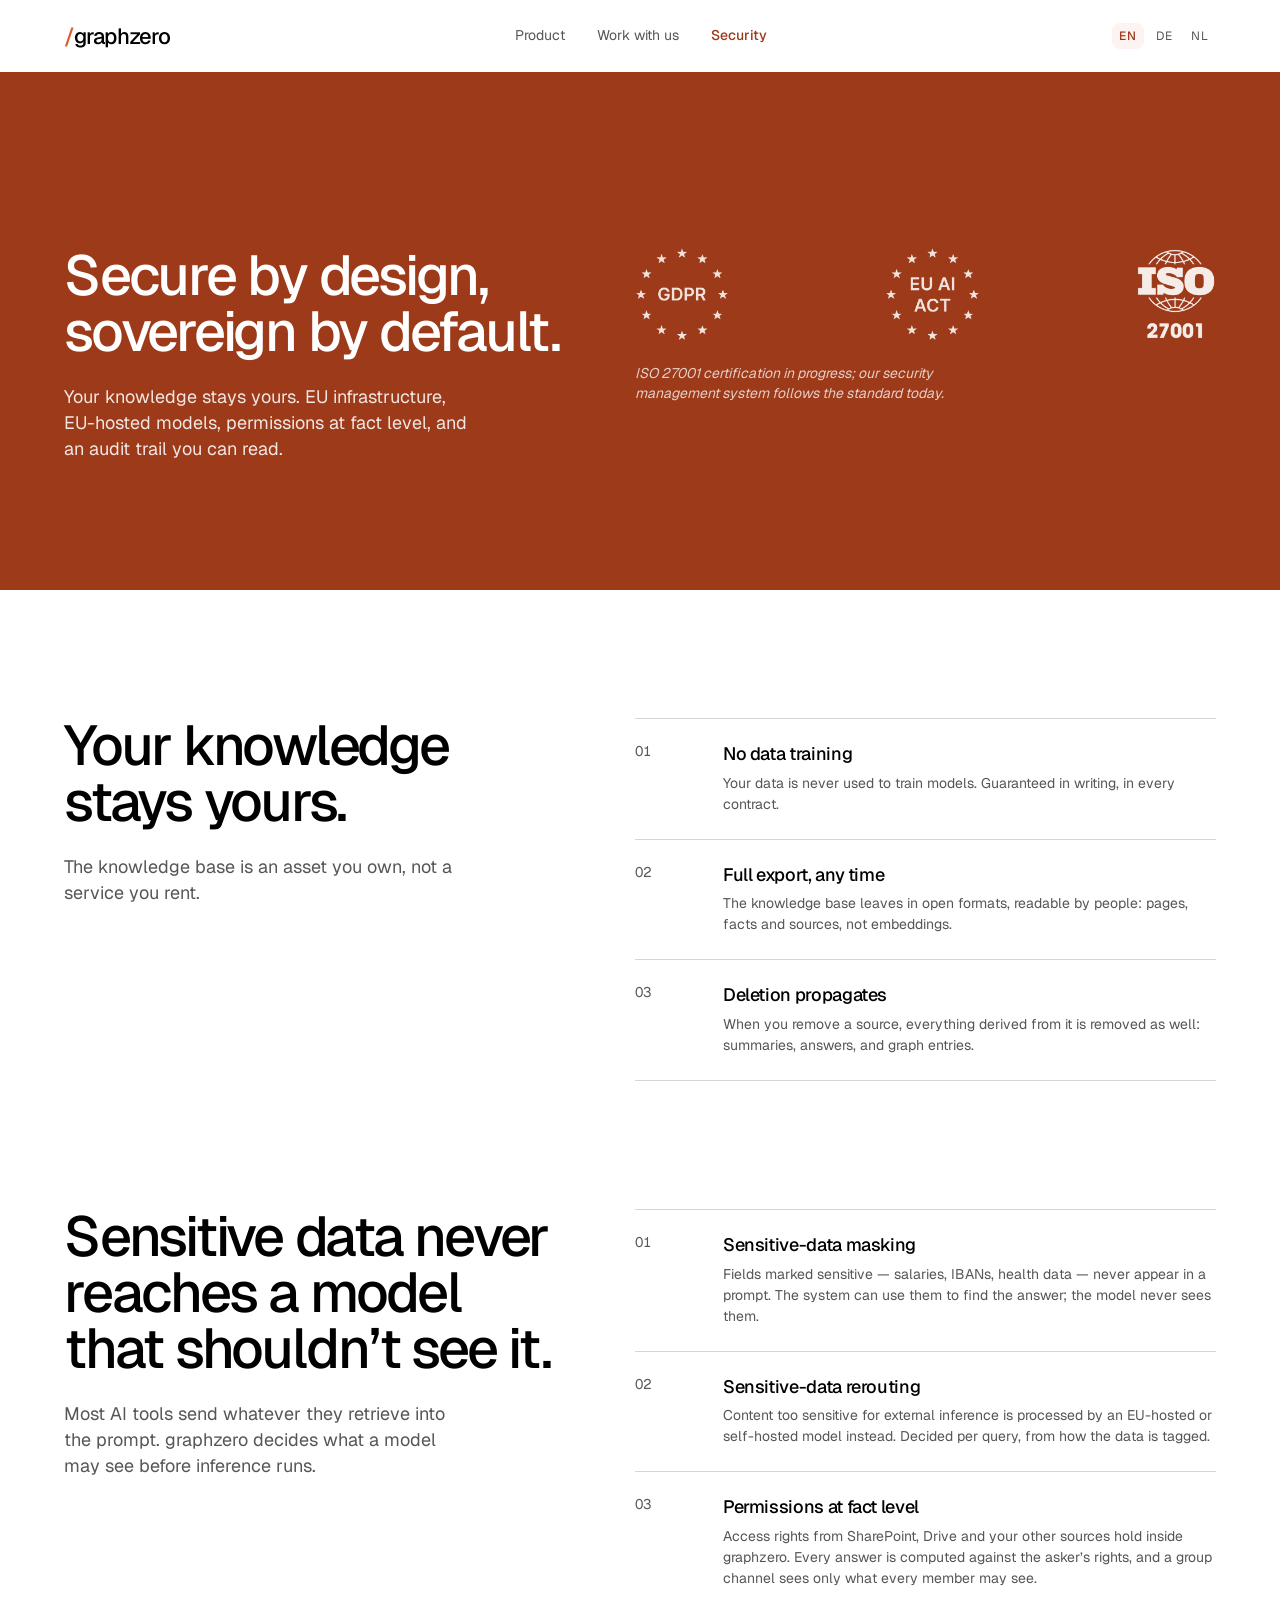
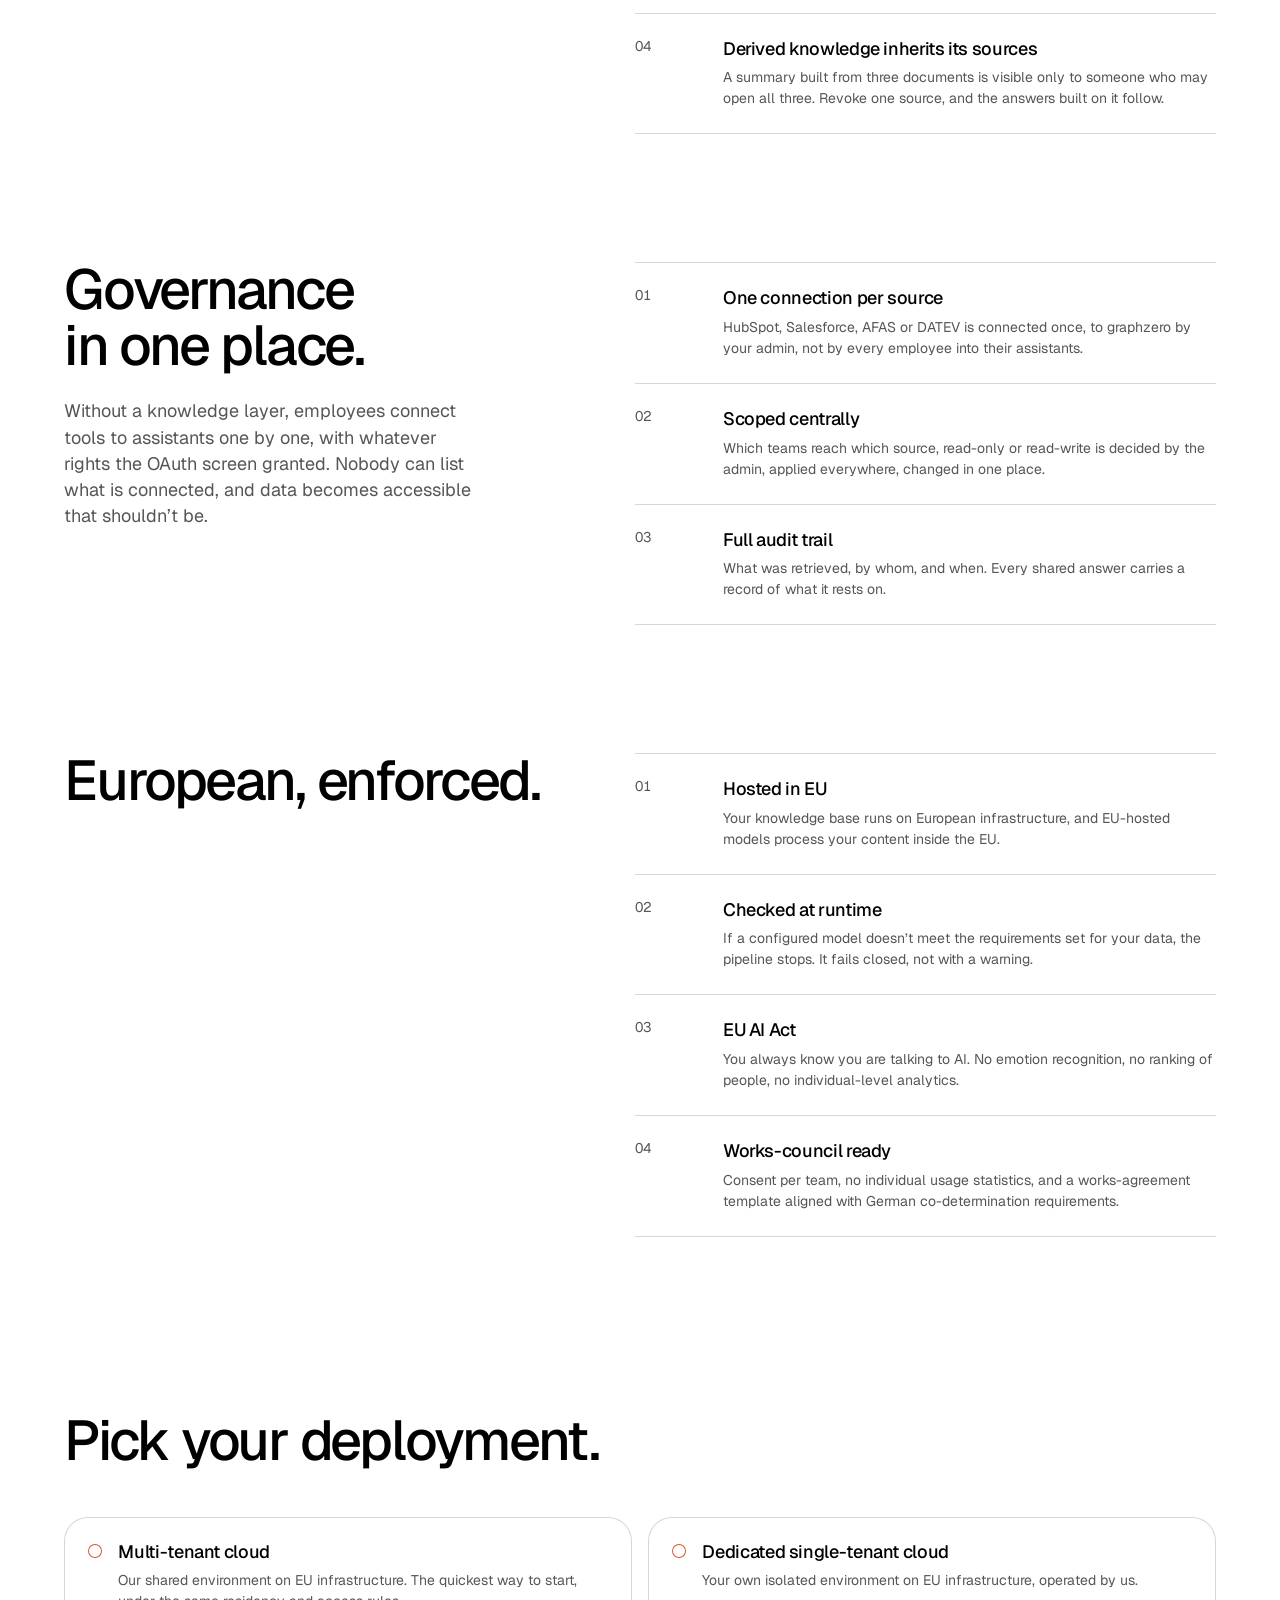
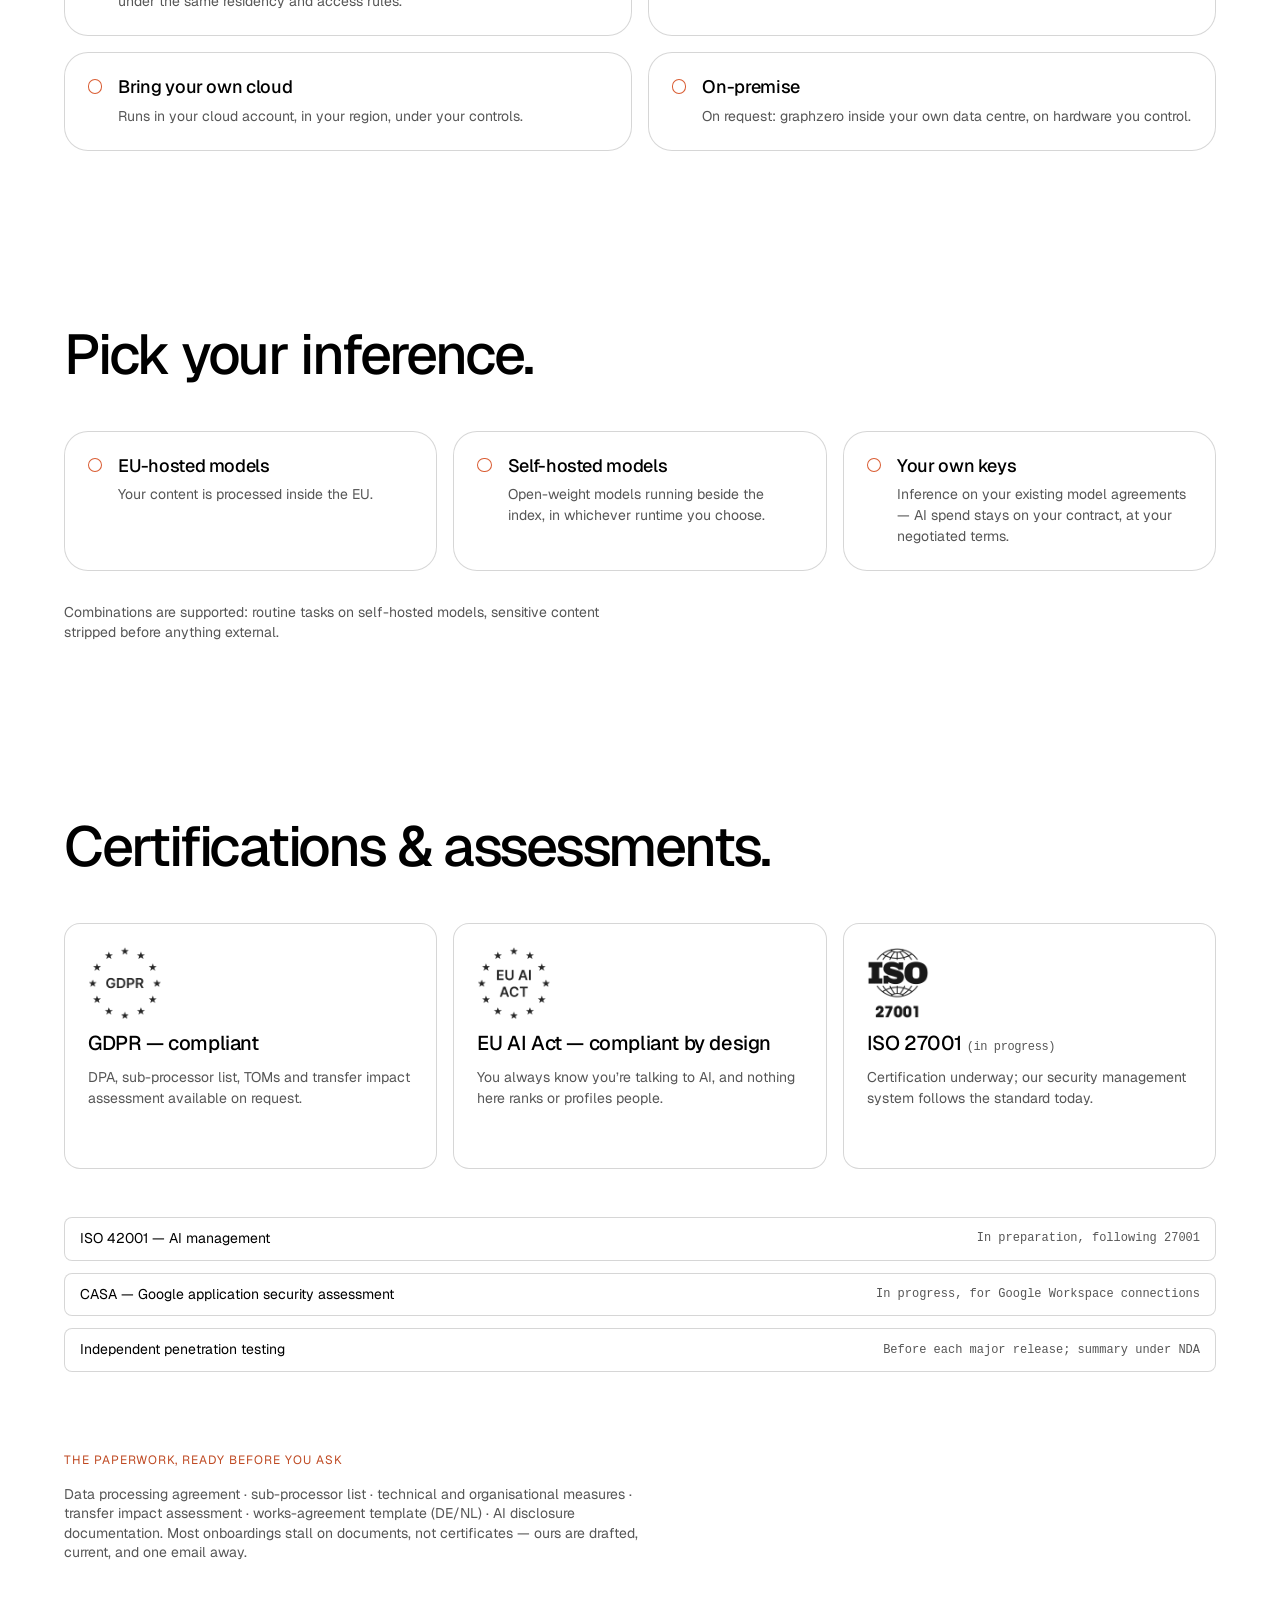
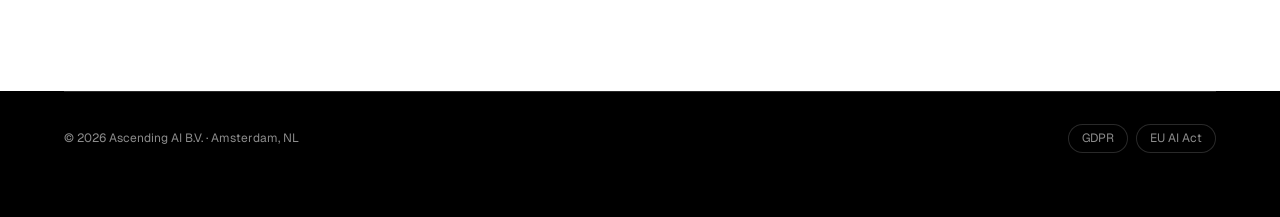
<file: v4/security.html>
<!DOCTYPE html>
<html lang="en">
<head>
<meta charset="utf-8">
<meta name="viewport" content="width=device-width, initial-scale=1">
<title>graphzero 2 | Security</title>
<meta name="description" content="Secure and sovereign to the highest European standards. Your knowledge stays yours, sensitive data never reaches a model that should not see it, and governance sits in one place.">
<meta property="og:title" content="graphzero 2 | Security">
<meta property="og:description" content="Secure and sovereign to the highest European standards. Your knowledge stays yours, sensitive data never reaches a model that should not see it, and governance sits in one place.">
<meta property="og:type" content="website">
<link rel="preconnect" href="https://fonts.googleapis.com">
<link rel="preconnect" href="https://fonts.gstatic.com" crossorigin>
<link rel="stylesheet" href="https://fonts.googleapis.com/css2?family=Geist:wght@400;500;700&amp;display=swap">
<link rel="stylesheet" href="assets/design-system/styles.css">
<link rel="stylesheet" href="assets/site.css?v=18">
<link rel="icon" href="assets/graphzero-mark.svg?v=11" type="image/svg+xml">
</head>
<body data-surface="light">

<a class="skip" href="#main">Skip to content</a>

<div class="page" data-page="security">

  <!-- The wordmark is the way back to the top of the site. -->
  <header class="site-header">
    <!-- One identity is chosen, so the wordmark is just the wordmark: the
         wrapper and its arrow are gone, as the note that stood here said to do.
         The identity block in site.js looks for [data-identity-switch] and
         returns when it finds none, so nothing sets data-identity any more —
         which also means a name stored from an earlier visit cannot bring the
         other one back with no control left to leave it. -->
    <a class="brand" href="index.html" title="/graphzero">
      <span class="brand__slash">/</span><span class="brand__name">graphzero</span>
    </a>

    <button class="nav-toggle" type="button" aria-expanded="false" aria-controls="site-nav" aria-label="Menu">
      <span class="nav-toggle__bar"></span>
      <span class="nav-toggle__bar"></span>
    </button>

    <nav class="site-nav" id="site-nav" aria-label="Primary">
      <a href="index.html">Product</a>
      <a href="work-with-us.html">Work with us</a>
      <a href="security.html" aria-current="page">Security</a>

      <!-- Only ever seen in the sheet. The desktop bar has no room for it. -->
      <div class="nav-cta">
        <a class="btn btn--hero" href="mailto:david@ascending.ai?subject=Ascending%20AI">Book a founder call</a>
      </div>
    </nav>

    <div class="lang" role="group" aria-label="Language">
      <button class="lang__opt" type="button" data-lang="en" aria-current="true">EN</button>
      <button class="lang__opt" type="button" data-lang="de">DE</button>
      <button class="lang__opt" type="button" data-lang="nl">NL</button>
    </div>
  </header>

  <main id="main">

    <!-- The page opens on the inverted band the security section carries on the
         index; everything below it runs on white. -->
    <section class="band band--dark dark" id="security">
      <div class="wrap sec sec--pb">
        <!-- Copy on the left, marks on the right, on the site's own .secsplit —
             the same split the work-with-us band runs. It collapses to one
             column under 900px on its own, so the marks fall under the sentence
             on a phone rather than being squeezed beside it. -->
        <div class="secsplit">
          <div class="secsplit__lead">
            <h1 class="h2 sec-head">Secure by design, sovereign by default.</h1>
            <p class="lead">Your knowledge stays yours. EU infrastructure, EU-hosted models, permissions at fact level, and an audit trail you can read.</p>
          </div>

          <!-- Not lazy: unlike on work-with-us this row is above the fold, and
               deferring it would pop the marks in after the band had painted. -->
          <div class="secsplit__marks">
            <div class="markrow">
              <img class="markrow__badge" src="assets/media/gdpr.png"
                   alt="GDPR" width="640" height="631" decoding="async">
              <img class="markrow__badge" src="assets/media/eu-ai-act.png"
                   alt="EU AI Act" width="640" height="631" decoding="async">
              <img class="markrow__badge" src="assets/media/iso-27001.png"
                   alt="ISO 27001" width="557" height="640" decoding="async">
            </div>
            <p class="small markrow__note">ISO 27001 certification in progress; our security management system follows the standard today.</p>
          </div>
        </div>
      </div>
    </section>

    <section class="wrap sec">
      <div class="secsplit">
        <div class="secsplit__lead">
          <h2 class="h2">Your knowledge stays yours.</h2>
          <p class="lead">The knowledge base is an asset you own, not a service you rent.</p>
        </div>
        <ol class="numlist">
        <li class="numlist__item">
          <span class="numlist__num" aria-hidden="true">01</span>
          <div>
            <h3 class="card-title">No data training</h3>
            <p class="card-note">Your data is never used to train models. Guaranteed in writing, in every contract.</p>
          </div>
        </li>
        <li class="numlist__item">
          <span class="numlist__num" aria-hidden="true">02</span>
          <div>
            <h3 class="card-title">Full export, any time</h3>
            <p class="card-note">The knowledge base leaves in open formats, readable by people: pages, facts and sources, not embeddings.</p>
          </div>
        </li>
        <li class="numlist__item">
          <span class="numlist__num" aria-hidden="true">03</span>
          <div>
            <h3 class="card-title">Deletion propagates</h3>
            <p class="card-note">When you remove a source, everything derived from it is removed as well: summaries, answers, and graph entries.</p>
          </div>
        </li>
        </ol>
      </div>
    </section>

    <section class="wrap sec">
      <div class="secsplit">
        <div class="secsplit__lead">
          <h2 class="h2">Sensitive data never reaches a model that shouldn’t see it.</h2>
          <p class="lead">Most AI tools send whatever they retrieve into the prompt. graphzero decides what a model may see before inference runs.</p>
        </div>
        <ol class="numlist">
        <li class="numlist__item">
          <span class="numlist__num" aria-hidden="true">01</span>
          <div>
            <h3 class="card-title">Sensitive-data masking</h3>
            <p class="card-note">Fields marked sensitive — salaries, IBANs, health data — never appear in a prompt. The system can use them to find the answer; the model never sees them.</p>
          </div>
        </li>
        <li class="numlist__item">
          <span class="numlist__num" aria-hidden="true">02</span>
          <div>
            <h3 class="card-title">Sensitive-data rerouting</h3>
            <p class="card-note">Content too sensitive for external inference is processed by an EU-hosted or self-hosted model instead. Decided per query, from how the data is tagged.</p>
          </div>
        </li>
        <li class="numlist__item">
          <span class="numlist__num" aria-hidden="true">03</span>
          <div>
            <h3 class="card-title">Permissions at fact level</h3>
            <p class="card-note">Access rights from SharePoint, Drive and your other sources hold inside graphzero. Every answer is computed against the asker’s rights, and a group channel sees only what every member may see.</p>
          </div>
        </li>
        <li class="numlist__item">
          <span class="numlist__num" aria-hidden="true">04</span>
          <div>
            <h3 class="card-title">Derived knowledge inherits its sources</h3>
            <p class="card-note">A summary built from three documents is visible only to someone who may open all three. Revoke one source, and the answers built on it follow.</p>
          </div>
        </li>
        </ol>
      </div>
    </section>

    <section class="wrap sec">
      <div class="secsplit">
        <div class="secsplit__lead">
          <h2 class="h2">Governance in one place.</h2>
          <p class="lead">Without a knowledge layer, employees connect tools to assistants one by one, with whatever rights the OAuth screen granted. Nobody can list what is connected, and data becomes accessible that shouldn’t be.</p>
        </div>
        <ol class="numlist">
        <li class="numlist__item">
          <span class="numlist__num" aria-hidden="true">01</span>
          <div>
            <h3 class="card-title">One connection per source</h3>
            <p class="card-note">HubSpot, Salesforce, AFAS or DATEV is connected once, to graphzero by your admin, not by every employee into their assistants.</p>
          </div>
        </li>
        <li class="numlist__item">
          <span class="numlist__num" aria-hidden="true">02</span>
          <div>
            <h3 class="card-title">Scoped centrally</h3>
            <p class="card-note">Which teams reach which source, read-only or read-write is decided by the admin, applied everywhere, changed in one place.</p>
          </div>
        </li>
        <li class="numlist__item">
          <span class="numlist__num" aria-hidden="true">03</span>
          <div>
            <h3 class="card-title">Full audit trail</h3>
            <p class="card-note">What was retrieved, by whom, and when. Every shared answer carries a record of what it rests on.</p>
          </div>
        </li>
        </ol>
      </div>
    </section>

    <section class="wrap sec">
      <div class="secsplit">
        <div class="secsplit__lead">
          <h2 class="h2">European, enforced.</h2>
        </div>
        <ol class="numlist">
        <li class="numlist__item">
          <span class="numlist__num" aria-hidden="true">01</span>
          <div>
            <h3 class="card-title">Hosted in EU</h3>
            <p class="card-note">Your knowledge base runs on European infrastructure, and EU-hosted models process your content inside the EU.</p>
          </div>
        </li>
        <li class="numlist__item">
          <span class="numlist__num" aria-hidden="true">02</span>
          <div>
            <h3 class="card-title">Checked at runtime</h3>
            <p class="card-note">If a configured model doesn’t meet the requirements set for your data, the pipeline stops. It fails closed, not with a warning.</p>
          </div>
        </li>
        <li class="numlist__item">
          <span class="numlist__num" aria-hidden="true">03</span>
          <div>
            <h3 class="card-title">EU AI Act</h3>
            <p class="card-note">You always know you are talking to AI. No emotion recognition, no ranking of people, no individual-level analytics.</p>
          </div>
        </li>
        <li class="numlist__item">
          <span class="numlist__num" aria-hidden="true">04</span>
          <div>
            <h3 class="card-title">Works-council ready</h3>
            <p class="card-note">Consent per team, no individual usage statistics, and a works-agreement template aligned with German co-determination requirements.</p>
          </div>
        </li>
        </ol>
      </div>
    </section>

    <!-- Two choices, made independently of each other. The dot is a mark, not a
         control: nothing here is selectable, and the page says what each option
         is rather than composing a sentence out of them. -->
    <section class="wrap sec">
      <h2 class="h2 sec-head">Pick your deployment.</h2>
      <div class="grid-2 pickset">
        <article class="pick">
          <span class="pick__dot" aria-hidden="true"></span>
          <div>
            <h3 class="card-title">Multi-tenant cloud</h3>
            <p class="card-note">Our shared environment on EU infrastructure. The quickest way to start, under the same residency and access rules.</p>
          </div>
        </article>
        <article class="pick">
          <span class="pick__dot" aria-hidden="true"></span>
          <div>
            <h3 class="card-title">Dedicated single-tenant cloud</h3>
            <p class="card-note">Your own isolated environment on EU infrastructure, operated by us.</p>
          </div>
        </article>
        <article class="pick">
          <span class="pick__dot" aria-hidden="true"></span>
          <div>
            <h3 class="card-title">Bring your own cloud</h3>
            <p class="card-note">Runs in your cloud account, in your region, under your controls.</p>
          </div>
        </article>
        <article class="pick">
          <span class="pick__dot" aria-hidden="true"></span>
          <div>
            <h3 class="card-title">On-premise</h3>
            <p class="card-note">On request: graphzero inside your own data centre, on hardware you control.</p>
          </div>
        </article>
      </div>
    </section>

    <section class="wrap sec">
      <h2 class="h2 sec-head">Pick your inference.</h2>
      <div class="grid-3 pickset">
        <article class="pick">
          <span class="pick__dot" aria-hidden="true"></span>
          <div>
            <h3 class="card-title">EU-hosted models</h3>
            <p class="card-note">Your content is processed inside the EU.</p>
          </div>
        </article>
        <article class="pick">
          <span class="pick__dot" aria-hidden="true"></span>
          <div>
            <h3 class="card-title">Self-hosted models</h3>
            <p class="card-note">Open-weight models running beside the index, in whichever runtime you choose.</p>
          </div>
        </article>
        <article class="pick">
          <span class="pick__dot" aria-hidden="true"></span>
          <div>
            <h3 class="card-title">Your own keys</h3>
            <p class="card-note">Inference on your existing model agreements — AI spend stays on your contract, at your negotiated terms.</p>
          </div>
        </article>
      </div>
      <p class="small paperwork" style="padding-top:var(--space-8)">Combinations are supported: routine tasks on self-hosted models, sensitive content stripped before anything external.</p>
    </section>

    <!-- Three that have a mark of their own, and three that do not: the ones
         without are rows rather than cards with an empty badge slot. -->
    <section class="wrap sec sec--pb">
      <h2 class="h2 sec-head">Certifications &amp; assessments.</h2>

      <div class="grid-3" style="margin-top:var(--section-sm)">
        <article class="card card--ring card--tall">
          <img class="card-badge" src="assets/media/gdpr.png"
               alt="GDPR" width="640" height="631" loading="lazy" decoding="async">
          <div class="card-foot">
            <h3 class="card-title">GDPR — compliant</h3>
            <p class="card-note">DPA, sub-processor list, TOMs and transfer impact assessment available on request.</p>
          </div>
        </article>
        <article class="card card--ring card--tall">
          <img class="card-badge" src="assets/media/eu-ai-act.png"
               alt="EU AI Act" width="640" height="631" loading="lazy" decoding="async">
          <div class="card-foot">
            <h3 class="card-title">EU AI Act — compliant by design</h3>
            <p class="card-note">You always know you’re talking to AI, and nothing here ranks or profiles people.</p>
          </div>
        </article>
        <article class="card card--ring card--tall">
          <img class="card-badge" src="assets/media/iso-27001.png"
               alt="ISO 27001" width="557" height="640" loading="lazy" decoding="async">
          <div class="card-foot">
            <h3 class="card-title">ISO 27001 <span class="note-line">(in progress)</span></h3>
            <p class="card-note">Certification underway; our security management system follows the standard today.</p>
          </div>
        </article>
      </div>

      <div class="stack-12" style="padding-top:var(--space-12)">
          <div class="kv kv--ring kv--tight">
            <span class="kv__key">ISO 42001 — AI management</span>
            <span class="kv__val">In preparation, following 27001</span>
          </div>
          <div class="kv kv--ring kv--tight">
            <span class="kv__key">CASA — Google application security assessment</span>
            <span class="kv__val">In progress, for Google Workspace connections</span>
          </div>
          <div class="kv kv--ring kv--tight">
            <span class="kv__key">Independent penetration testing</span>
            <span class="kv__val">Before each major release; summary under NDA</span>
          </div>
      </div>

      <div class="stack-16" style="padding-top:var(--section-md)">
        <span class="eyebrow eyebrow--accent">The paperwork, ready before you ask</span>
        <p class="small paperwork">Data processing agreement · sub-processor list · technical and organisational measures · transfer impact assessment · works-agreement template (DE/NL) · AI disclosure documentation. Most onboardings stall on documents, not certificates — ours are drafted, current, and one email away.</p>
      </div>
    </section>

  </main>

  <!-- The dark band runs on through the outro, so the page ends on black
       rather than dropping back to white for the last few lines. -->
  <footer class="footer-band dark">
    <div class="wrap site-footer">
      <span>&copy; 2026 Ascending AI B.V. &middot; Amsterdam, NL</span>
      <div class="chip-row">
        <span class="chip-outline">GDPR</span>
        <span class="chip-outline">EU AI Act</span>
      </div>
    </div>
  </footer>

</div>

<script src="assets/site.js?v=18" defer></script>
</body>
</html>
</file>
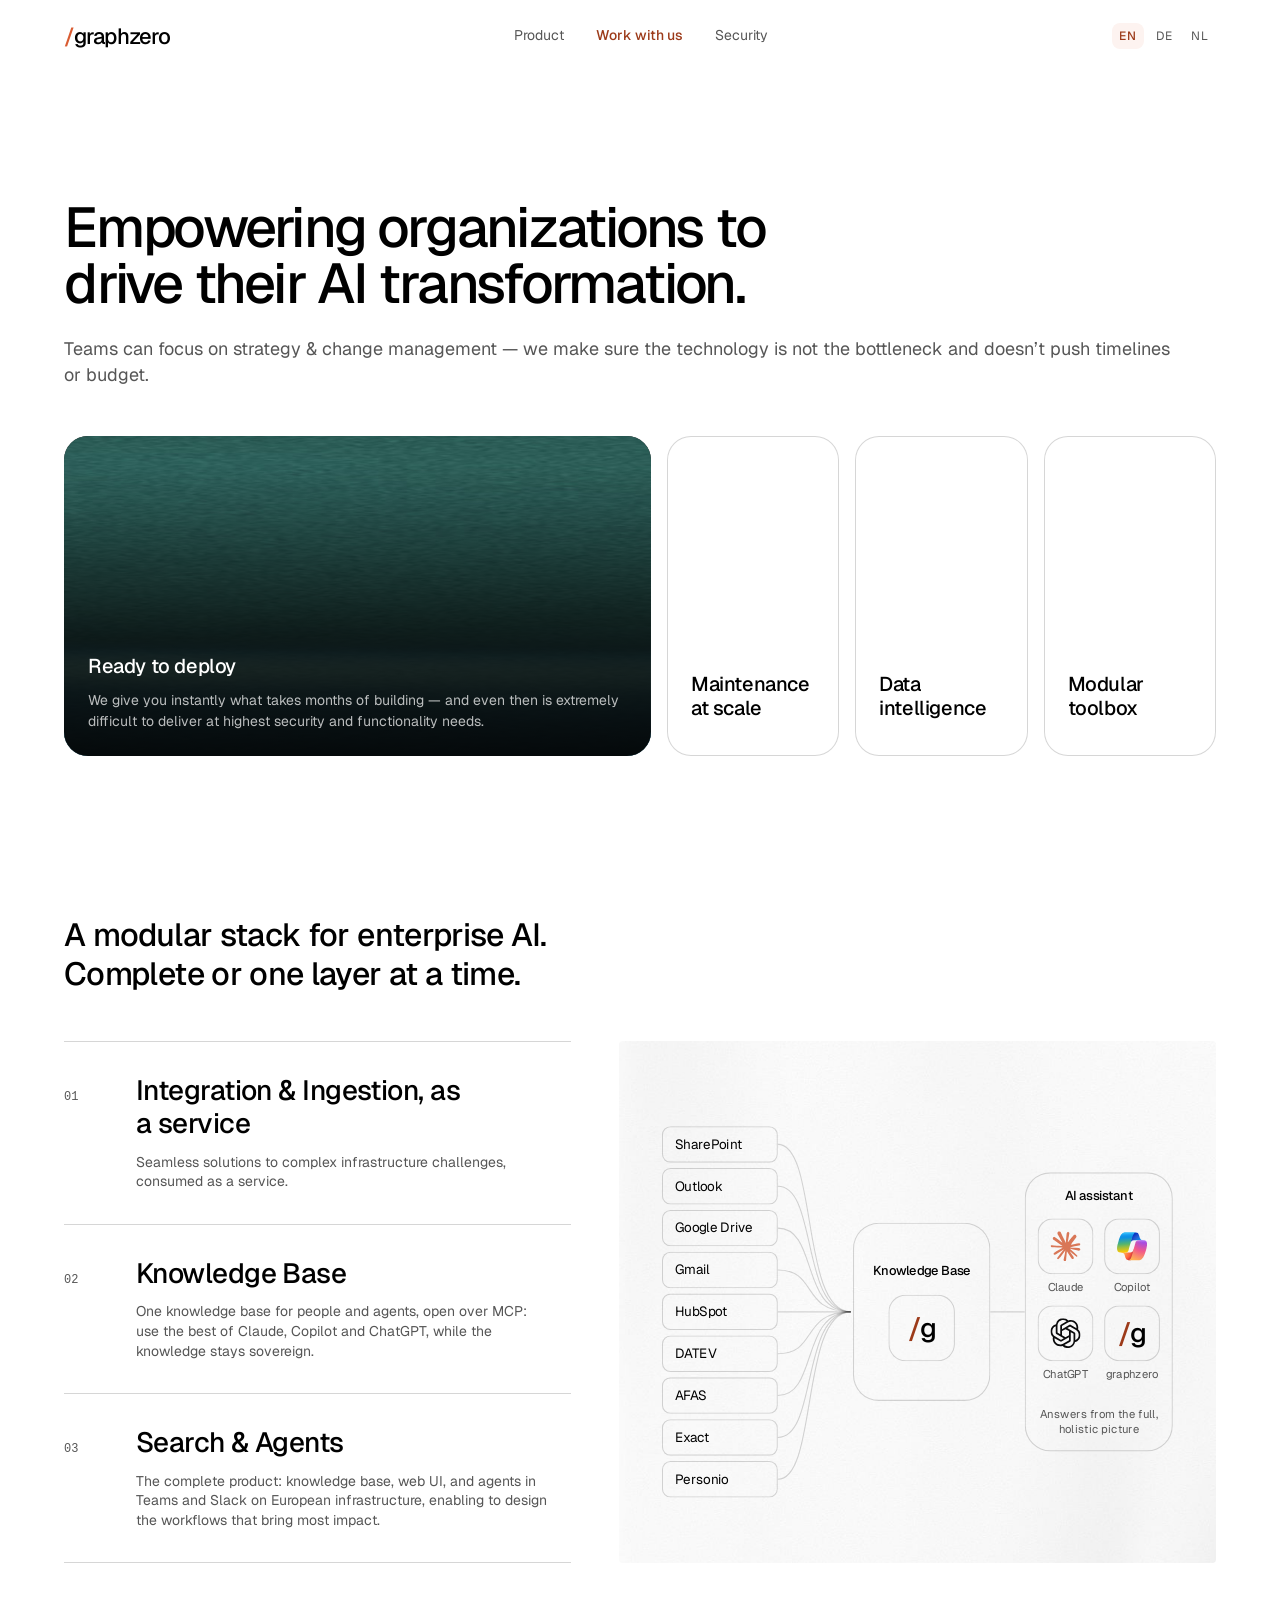
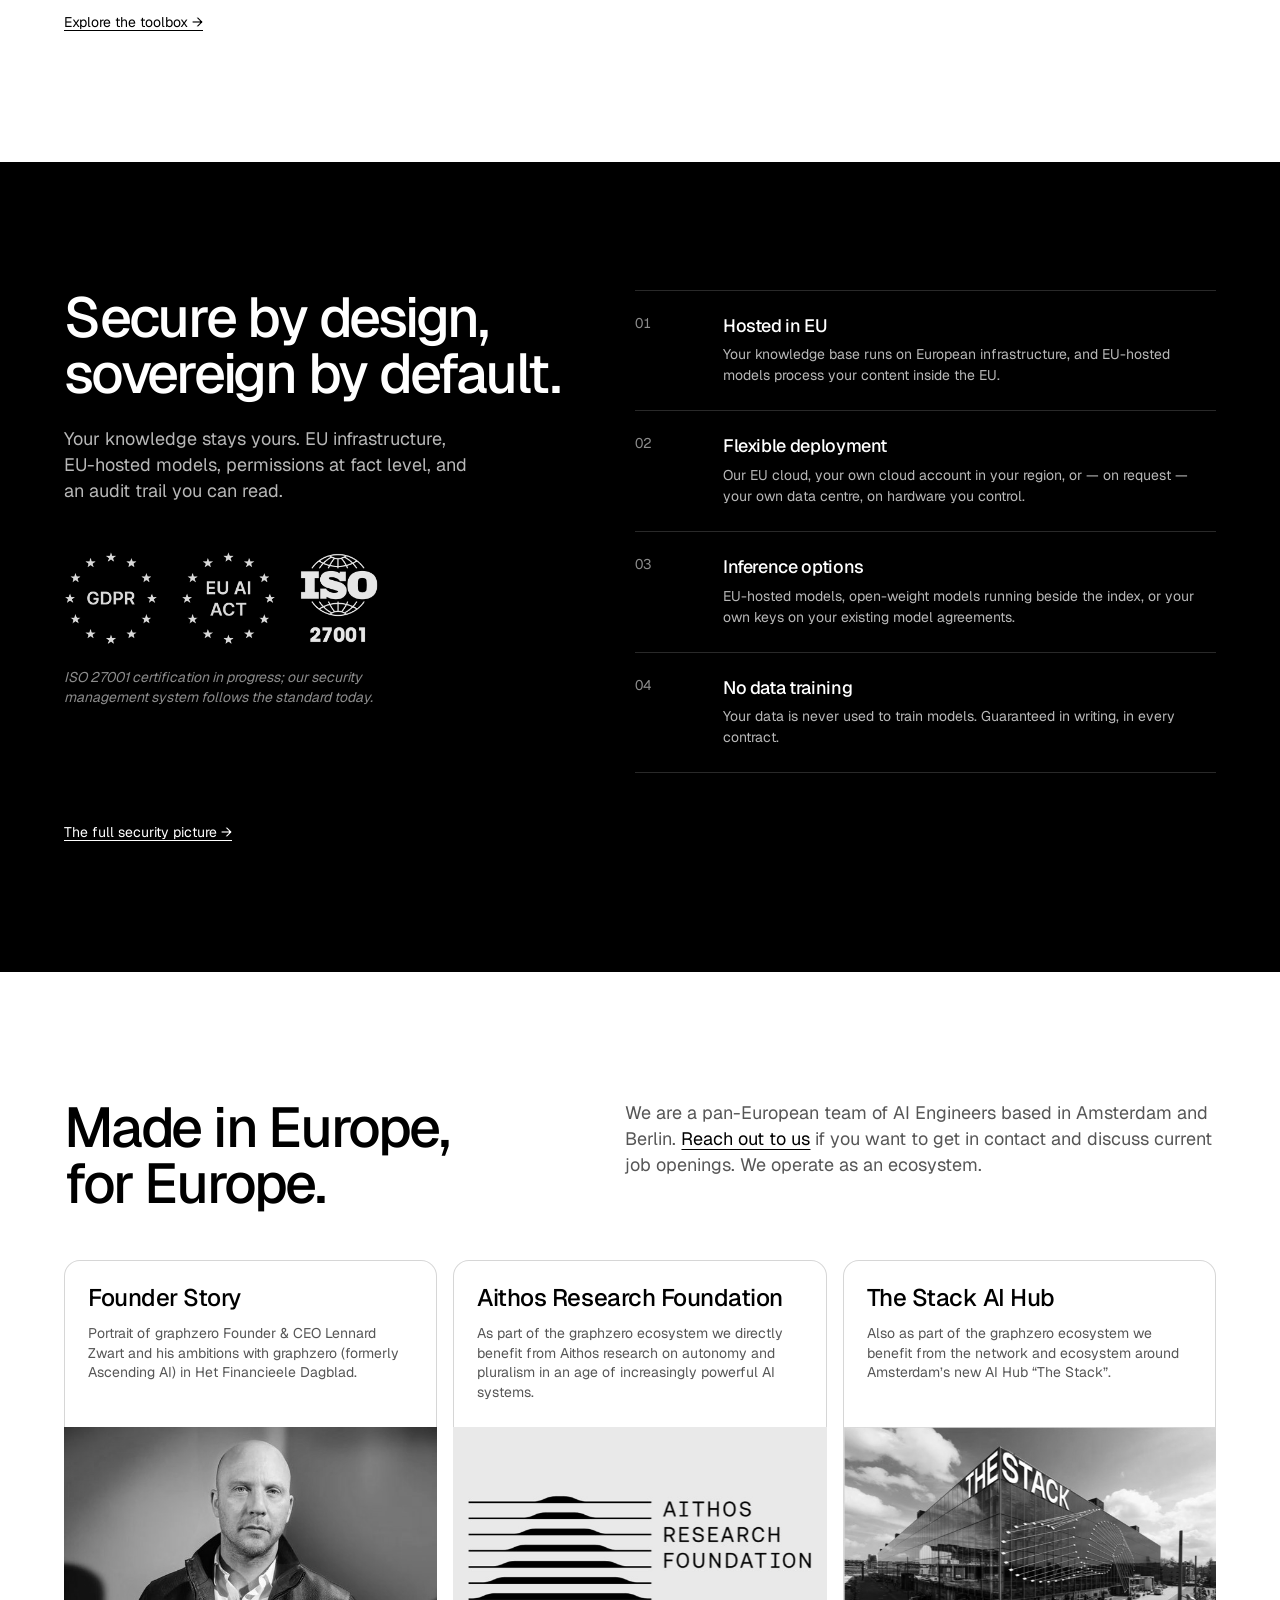
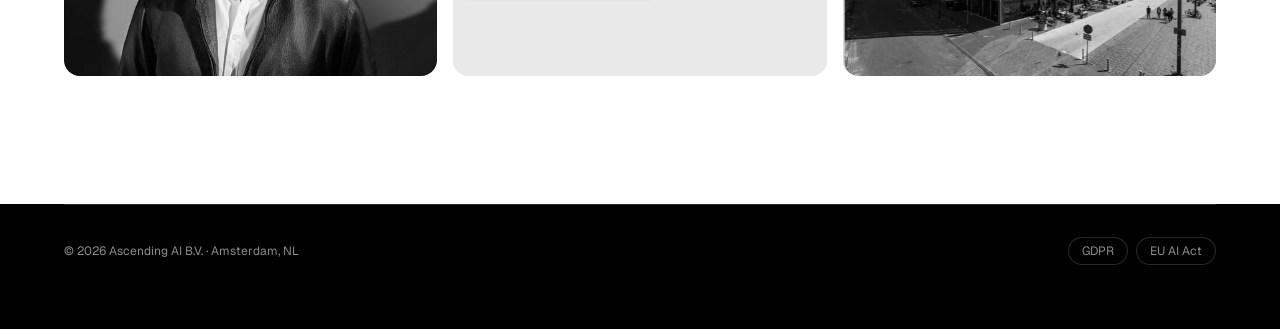
<file: v4/work-with-us.html>
<!DOCTYPE html>
<html lang="en">
<head>
<meta charset="utf-8">
<meta name="viewport" content="width=device-width, initial-scale=1">
<title>graphzero 2 | Work with us</title>
<meta name="description" content="We work with in-house development teams and integrators to deploy a robust, secure and sovereign AI setup in European companies.">
<meta property="og:title" content="graphzero 2 | Work with us">
<meta property="og:description" content="We work with in-house development teams and integrators to deploy a robust, secure and sovereign AI setup in European companies.">
<meta property="og:type" content="website">
<link rel="preconnect" href="https://fonts.googleapis.com">
<link rel="preconnect" href="https://fonts.gstatic.com" crossorigin>
<link rel="stylesheet" href="https://fonts.googleapis.com/css2?family=Geist:wght@400;500;700&amp;display=swap">
<link rel="stylesheet" href="assets/design-system/styles.css">
<link rel="stylesheet" href="assets/site.css?v=18">
<link rel="icon" href="assets/graphzero-mark.svg?v=11" type="image/svg+xml">
</head>
<body data-surface="light">

<a class="skip" href="#main">Skip to content</a>

<div class="page" data-page="work-with-us">

  <!-- The wordmark is the way back to the top of the site. -->
  <header class="site-header">
    <!-- One identity is chosen, so the wordmark is just the wordmark: the
         wrapper and its arrow are gone, as the note that stood here said to do.
         The identity block in site.js looks for [data-identity-switch] and
         returns when it finds none, so nothing sets data-identity any more —
         which also means a name stored from an earlier visit cannot bring the
         other one back with no control left to leave it. -->
    <a class="brand" href="index.html" title="/graphzero">
      <span class="brand__slash">/</span><span class="brand__name">graphzero</span>
    </a>

    <button class="nav-toggle" type="button" aria-expanded="false" aria-controls="site-nav" aria-label="Menu">
      <span class="nav-toggle__bar"></span>
      <span class="nav-toggle__bar"></span>
    </button>

    <nav class="site-nav" id="site-nav" aria-label="Primary">
      <a href="index.html">Product</a>
      <a href="work-with-us.html" aria-current="page">Work with us</a>
      <a href="security.html">Security</a>

      <!-- Only ever seen in the sheet. The desktop bar has no room for it. -->
      <div class="nav-cta">
        <a class="btn btn--hero" href="mailto:david@ascending.ai?subject=Ascending%20AI">Book a founder call</a>
      </div>
    </nav>

    <div class="lang" role="group" aria-label="Language">
      <button class="lang__opt" type="button" data-lang="en" aria-current="true">EN</button>
      <button class="lang__opt" type="button" data-lang="de">DE</button>
      <button class="lang__opt" type="button" data-lang="nl">NL</button>
    </div>
  </header>

  <main id="main">

    <section class="wrap sec" id="solutions">
      <h2 class="h2 sec-head">Empowering organizations to drive their AI transformation.</h2>
      <p class="lead sec-head__lead sec-head__lead--full">Teams can focus on strategy &amp; change management — we make sure the technology is not the bottleneck and doesn’t push timelines or budget.</p>

      <div class="strip strip--split" id="solution-strip" style="margin-top:var(--space-12)">
        <div class="strip__panel">
          <span class="strip__title">Ready to deploy</span>
          <span class="strip__body">We give you instantly what takes months of building — and even then is extremely difficult to deliver at highest security and functionality needs.</span>
        </div>
        <div class="strip__panel">
          <span class="strip__title">Maintenance at scale</span>
          <span class="strip__body">We enable you to participate in maintenance at scale, in an AI ecosystem that is advancing at rapid speed &amp; complexity.</span>
        </div>
        <div class="strip__panel">
          <span class="strip__title">Data intelligence</span>
          <span class="strip__body">Our platform can give you the data and synthesized insights to find and design the use cases that will deliver real business impact.</span>
        </div>
        <div class="strip__panel">
          <span class="strip__title">Modular toolbox</span>
          <span class="strip__body">You get just what you need: a knowledge base with integrations and ingestion that connects by MCP. The full platform with UI and agents in Slack and MS Teams. Or just integrations and ingestion, to build the rest yourself.</span>
        </div>
      </div>




      <!-- Modules read down the left, visual on the right. The picture is a
           stand-in until the real illustration exists; the grey behind it
           remains as the fallback while it loads. -->
      <h3 class="h3-fixed showcase__head" style="padding-top:calc(var(--section-lg) * 1.25)">A modular stack for enterprise AI. <br class="br-wide">Complete or one layer at a time.</h3>

      <div class="showcase">
        <div class="showcase__text">
          <div class="showcase__list">
          <div class="showcase__item" data-flow="ingest">
            <span class="showcase__num" aria-hidden="true">01</span>
            <h4 class="showcase__title">Integration &amp; Ingestion, as a service</h4>
            <p class="small showcase__body">Seamless solutions to complex infrastructure challenges, consumed as a service.</p>
          </div>
          <div class="showcase__item" data-flow="graph">
            <span class="showcase__num" aria-hidden="true">02</span>
            <h4 class="showcase__title">Knowledge Base</h4>
            <p class="small showcase__body">One knowledge base for people and agents, open over MCP: use the best of Claude, Copilot and ChatGPT, while the knowledge stays sovereign.</p>
          </div>
          <div class="showcase__item" data-flow="agents">
            <span class="showcase__num" aria-hidden="true">03</span>
            <h4 class="showcase__title">Search &amp; Agents</h4>
            <p class="small showcase__body">The complete product: knowledge base, web UI, and agents in Teams and Slack on European infrastructure, enabling to design the workflows that bring most impact.</p>
          </div>
          </div>
        </div>

        <!-- The knowledge-graph flow, drawn rather than photographed. Square on
             its own 600 grid and scaled into whatever this slot is, so the
             hairlines and type stay in ratio. -->
        <figure class="showcase__visual showcase__visual--flow">
          <div class="kg-flow" data-kg-flow aria-hidden="true"></div>
        </figure>
      </div>

      <p class="toolbox-link"><a class="link-underline" href="index.html#architecture">Explore the toolbox &rarr;</a></p>
    </section>


    <!-- 03 — SECURITY & COMPLIANCE
         The one inverted band on the page. .dark re-declares the semantic
         tokens, so everything inside follows without being restyled; the
         section drops .wrap so the black runs the full width and the container
         moves inside it.

         The heading and what it rests on run down the left with the compliance
         marks under them; the four commitments are numbered down the right.
         The marks are drawn rather than photographed — the ring of twelve stars
         is one path placed twelve times, and it takes its colour from the band,
         so it reverses without a second, inverted asset. -->
    <section class="band band--dark dark" id="security">
      <div class="wrap sec sec--pb">
        <div class="secsplit">
          <div class="secsplit__lead">
            <h2 class="h2">Secure by design, sovereign by default.</h2>
            <p class="lead">Your knowledge stays yours. EU infrastructure, EU-hosted models, permissions at fact level, and an audit trail you can read.</p>
            <div class="markrow">
                <img class="markrow__badge" src="assets/media/gdpr.png"
               alt="GDPR" width="640" height="631" loading="lazy" decoding="async">
                <img class="markrow__badge" src="assets/media/eu-ai-act.png"
               alt="EU AI Act" width="640" height="631" loading="lazy" decoding="async">
                <img class="markrow__badge" src="assets/media/iso-27001.png"
               alt="ISO 27001" width="557" height="640" loading="lazy" decoding="async">
            </div>
            <p class="small markrow__note">ISO 27001 certification in progress; our security management system follows the standard today.</p>
          </div>

          <ol class="numlist">
            <li class="numlist__item">
              <span class="numlist__num" aria-hidden="true">01</span>
              <div>
                <h3 class="card-title">Hosted in EU</h3>
                <p class="card-note">Your knowledge base runs on European infrastructure, and EU-hosted models process your content inside the EU.</p>
              </div>
            </li>
            <li class="numlist__item">
              <span class="numlist__num" aria-hidden="true">02</span>
              <div>
                <h3 class="card-title">Flexible deployment</h3>
                <p class="card-note">Our EU cloud, your own cloud account in your region, or — on request — your own data centre, on hardware you control.</p>
              </div>
            </li>
            <li class="numlist__item">
              <span class="numlist__num" aria-hidden="true">03</span>
              <div>
                <h3 class="card-title">Inference options</h3>
                <p class="card-note">EU-hosted models, open-weight models running beside the index, or your own keys on your existing model agreements.</p>
              </div>
            </li>
            <li class="numlist__item">
              <span class="numlist__num" aria-hidden="true">04</span>
              <div>
                <h3 class="card-title">No data training</h3>
                <p class="card-note">Your data is never used to train models. Guaranteed in writing, in every contract.</p>
              </div>
            </li>
          </ol>
        </div>

        <p class="toolbox-link"><a class="link-underline" href="index.html#capabilities">The full security picture &rarr;</a></p>
      </div>
    </section>

    <!-- 04 — TEAM & ECOSYSTEM -->
    <section class="wrap sec sec--pb" id="team">
      <div class="split split--start split--pt">
        <h2 class="h2">Made in Europe, for Europe.</h2>
        <div class="lead-group">
          <p class="lead">We are a pan-European team of AI Engineers based in Amsterdam and Berlin. <span class="pop"><button class="pop__trigger" type="button" aria-expanded="false" aria-controls="pop-recruiting">Reach out to us</button><span class="pop__panel" id="pop-recruiting"><span class="pop__value">recruiting@ascending.ai</span><button class="btn pop__copy" type="button" data-copy="recruiting@ascending.ai">Copy email address</button></span></span> if you want to get in contact and discuss current job openings. We operate as an ecosystem.</p>
        </div>
      </div>

      <!-- Pictures are served from here now rather than hotlinked, so the cards
           do not break when a publisher reorganises its media. -->
      <div class="grid-3" style="margin-top:var(--space-12)">
        <a class="link-card" href="https://fd.nl/tech-en-innovatie/1598537/als-onze-kinderen-opgroeien-met-kunstmatige-intelligentie-wil-je-meer-controle-over-de-modellen" target="_blank" rel="noopener">
          <span class="link-card__body">
            <h3 class="h4-card">Founder Story</h3>
            <p class="small">Portrait of graphzero Founder &amp; CEO Lennard Zwart and his ambitions with graphzero (formerly Ascending AI) in Het Financieele Dagblad.</p>
            <span class="vh">Opens fd.nl in a new tab</span>
          </span>
          <span class="link-card__media">
            <img src="assets/media/founder-lennard-1200.jpg"
                 srcset="assets/media/founder-lennard-600.jpg 600w,
                         assets/media/founder-lennard-1200.jpg 1200w"
                 sizes="(min-width: 900px) 30vw, 100vw"
                 alt="Lennard Zwart, founder and CEO of graphzero" width="1200" height="801" loading="lazy" decoding="async">
          </span>
        </a>
        <a class="link-card" href="https://aithos.org/" target="_blank" rel="noopener">
          <span class="link-card__body">
            <h3 class="h4-card">Aithos Research Foundation</h3>
            <p class="small">As part of the graphzero ecosystem we directly benefit from Aithos research on autonomy and pluralism in an age of increasingly powerful AI systems.</p>
            <span class="vh">Opens aithos.org in a new tab</span>
          </span>
          <span class="link-card__media">
            <img src="assets/media/eco-aithos-1200.jpg"
                 srcset="assets/media/eco-aithos-600.jpg 600w,
                         assets/media/eco-aithos-1200.jpg 1200w"
                 sizes="(min-width: 900px) 30vw, 100vw"
                 alt="" width="1200" height="800" loading="lazy" decoding="async">
          </span>
        </a>
        <a class="link-card" href="https://thestack.ai/" target="_blank" rel="noopener">
          <span class="link-card__body">
            <h3 class="h4-card">The Stack AI Hub</h3>
            <p class="small">Also as part of the graphzero ecosystem we benefit from the network and ecosystem around Amsterdam’s new AI Hub “The Stack”.</p>
            <span class="vh">Opens thestack.ai in a new tab</span>
          </span>
          <span class="link-card__media">
            <img src="assets/media/eco-hub-1200.jpg"
                 srcset="assets/media/eco-hub-600.jpg 600w,
                         assets/media/eco-hub-1200.jpg 1200w"
                 sizes="(min-width: 900px) 30vw, 100vw"
                 alt="" width="1200" height="800" loading="lazy" decoding="async">
          </span>
        </a>
      </div>
    </section>


  </main>

  <!-- The dark band runs on through the outro, so the page ends on black
       rather than dropping back to white for the last few lines. -->
  <footer class="footer-band dark">
    <div class="wrap site-footer">
      <span>&copy; 2026 Ascending AI B.V. &middot; Amsterdam, NL</span>
      <div class="chip-row">
        <span class="chip-outline">GDPR</span>
        <span class="chip-outline">EU AI Act</span>
      </div>
    </div>
  </footer>

</div>

<script src="assets/site.js?v=18" defer></script>
<script src="assets/kg-flow.js?v=11" defer></script>
</body>
</html>
</file>
<file: assets/design-system/styles.css>
/* Ascending / Corinto — global entry point. Import order is load-bearing:
   fonts -> ramps -> type -> space -> shape -> semantic/themes -> element styles. */
@import "tokens/fonts.css";
@import "tokens/colors.css";
@import "tokens/typography.css";
@import "tokens/spacing.css";
@import "tokens/shape.css";
@import "tokens/motion.css";
@import "tokens/semantic.css";
@import "tokens/themes.css";
@import "styles/base.css";
@import "styles/typography.css";
@import "styles/layout.css";
@import "styles/components.css";
</file>
<file: assets/site.css>
/* ==========================================================================
   OPTION 5 — monochrome.

   Pure text and black boxes. The green identity is neutralised once, at the
   semantic layer, so every component follows without being touched: --accent
   becomes black, the warm-green muted ink becomes neutral grey, the cool-white
   page becomes white, and the raised block becomes true black.

   Rule 8 of the system still holds — components read the semantic layer, and
   this only changes what that layer resolves to.
   ========================================================================== */
/* The face. The system ships Inter Tight as a stand-in for a licensed face it
   cannot include, and says to swap it by editing tokens/typography.css. That is
   the vendored tree, which loads unversioned and would sit in a browser cache
   for ten minutes with no way to bust it, so the swap is made here instead —
   same token, one layer up, and it rides the ?v= on this file. Inter Tight
   stays behind it as the fallback, since it is already being fetched. */
:root {
  --font-sans: "Geist", "Inter Tight", -apple-system, BlinkMacSystemFont,
    "Segoe UI", Helvetica, Arial, sans-serif;
}

:root,
[data-surface="light"] {
  --page: #ffffff;
  --surface: #ffffff;
  --surface-2: #ffffff;
  --ink: #000000;
  --ink-muted: #565656;
  --ink-invert: #ffffff;
  --ink-muted-invert: rgba(255, 255, 255, 0.72);
  --accent: #000000;
  --accent-ink: #ffffff;
  --accent-quiet: #f2f2f2;
  --chip: rgba(0, 0, 0, 0.05);
  --hairline: rgba(0, 0, 0, 0.16);
  --focus: #000000;
}

/* ==========================================================================
   Ascending AI — page layer for the Ascending / Corinto design system.

   IDENTITY: green on white. The page runs with data-surface="light", the
   system's own inversion — --page becomes the cool white #edf5ee and --surface
   becomes pure white. This is deliberately the opposite arrangement to a dark
   page with floating light panels: here the page is light, the graph point
   cloud carries the green, and exactly one block on each page goes dark.

   The system's readme names the graph as "the one exception to flatness — the
   knowledge-graph point cloud, which sits on white behind the hero type", so it
   is the hero, not a slot further down.

   The eight rules hold: one heading weight (500), no box-shadow except an inset
   hairline ring, tracking tightens as size grows, line-height loosens as size
   shrinks, splits are 1:1.15, measure is capped, semantic layer only.
   ========================================================================== */
:root {
  /* One page-layer semantic: the single dark block. The system names no token
     for it, so it is declared once here rather than read as a raw ramp value. */
  --surface-dark: #000000;
  --hairline-invert: rgba(255, 255, 255, 0.16);
  --fill-invert: rgba(255, 255, 255, 0.06);
}

/* --------------------------------------------------------------------------
   Contexts. The page is light, so the base semantic tokens work everywhere
   except inside the one dark block, which re-declares them.
   -------------------------------------------------------------------------- */
.page {
  background: var(--page);
  color: var(--ink);
  /* `clip`, not `hidden`. Hidden resolves overflow-y to auto, which makes this a
     scroll container and quietly kills position:sticky on the header inside it —
     the header was declared sticky but scrolled away. Clip holds back the hero
     graph without creating a scroll box. */
  overflow-x: hidden;
  overflow-x: clip;
  --heading: var(--ink);
  --body: var(--ink-muted);
  --meta: var(--ink-muted);
  --line: var(--hairline);
  --fill: var(--chip);
  --accent-text: var(--accent);

  /* The page's raised ground, defined once and read by the hero panel and by
     every element that lifts under the pointer, so the fold and the things you
     touch are the same material. Each surface resolves the wash against its own
     box, so the weighting to the upper right repeats at every size. */
  --ground-base: #fafafa;
  --ground-wash:
    radial-gradient(90% 120% at 95% 0%, rgba(0, 0, 0, 0.10), rgba(0, 0, 0, 0) 62%),
    radial-gradient(80% 110% at 0% 100%, rgba(0, 0, 0, 0.045), rgba(0, 0, 0, 0) 60%);
  --ground-size: auto;

  /* The flat grey the highlighted rows take. A shade below --ground-base
     rather than equal to it: #fafafa is a 2% shift on white and disappears on
     a row this short. */
  --wash-grey-base: #f2f2f2;

  --hero-base: var(--ground-base);
  --hero-wash: var(--ground-wash);
  --hero-size: var(--ground-size);
}

.dark {
  background: var(--surface-dark);
  color: var(--ink-invert);
  --heading: var(--ink-invert);
  --body: var(--ink-muted-invert);
  --meta: rgba(255, 255, 255, 0.55);
  --line: var(--hairline-invert);
  --fill: var(--fill-invert);
  /* On black, accent text is simply white — --accent is black here, so it
     cannot carry itself. */
  --accent-text: var(--ink-invert);
}

/* --------------------------------------------------------------------------
   Blue accent

   One declaration, read by everything that carries it: the slash in the
   wordmark, the hero mark, and .hl wherever a heading is marked up with it.
   Pages that declare no --hl fall back to inherit, so the accent reaches a new
   page by being declared there rather than by a rule per component.
   -------------------------------------------------------------------------- */
.page[data-page="home"],
.page[data-page="platform-b"],
.page[data-page="platform-c"],
.page[data-page="knowledge-base"],
.page[data-page="knowledge-base-3"],
.page[data-page="security"],
.page[data-page="product"],
.page[data-page="work-with-us"] { --hl: #0000ff; }
.hl,
.brand__slash { color: var(--hl, inherit); }

/* --------------------------------------------------------------------------
   Second identity — vongraph

   One declaration is the whole colour change: everything that carries the
   accent reads --hl, so the wordmark's slash, the hero mark and .hl in the
   headings all follow from here. Declared after the per-page rule above and at
   the same specificity, so it wins on order.
   -------------------------------------------------------------------------- */
.page[data-identity="vongraph"] { --hl: #4d9a9e; }

/* Comparison control, like the hero mark's arrows. One arrow, not a pair: with
   two identities it reaches both, and a second would only be another way to do
   the same thing while reading as chrome flanking the wordmark. Quiet at rest —
   no fill until the pointer is on it. */
.brand-switch { display: inline-flex; align-items: center; gap: var(--space-2); }
.brand-switch__arrow {
  width: 1.5rem; height: 1.5rem;
  display: grid; place-items: center;
  border: 0; cursor: pointer;
  font: inherit; font-size: var(--fs-small); line-height: 1;
  color: var(--ink-muted);
  background: none;
  box-shadow: inset 0 0 0 1px var(--line);
  border-radius: var(--radius-pill);
  transition: color var(--dur-fast) var(--ease), background var(--dur-fast) var(--ease);
}
.brand-switch__arrow:hover { color: var(--ink); background: var(--chip); }

/* --------------------------------------------------------------------------
   Shell
   -------------------------------------------------------------------------- */
.wrap { width: min(var(--container), 100% - var(--gutter) * 2); margin-inline: auto; }

.sec { padding-top: var(--section-lg); }
.sec--md { padding-top: var(--section-md); }
.sec--pb { padding-bottom: var(--section-lg); }
.sec--pb-md { padding-bottom: var(--section-md); }

.skip {
  position: absolute; left: -9999px; top: 0; z-index: 100;
  background: var(--ink); color: var(--ink-invert);
  padding: var(--space-3) var(--space-6);
  border-radius: 0 0 var(--radius-sm) 0;
  font-size: var(--fs-small);
}
.skip:focus { left: 0; text-decoration: none; }

.vh {
  position: absolute; width: 1px; height: 1px; margin: -1px; padding: 0;
  overflow: hidden; clip-path: inset(50%); white-space: nowrap; border: 0;
}

/* --------------------------------------------------------------------------
   Header — hairline on white, the only sticky element. The nav below it is all
   in-page anchors, so the jump is animated rather than instant. base.css already
   forces scroll-behavior back to auto under prefers-reduced-motion.
   -------------------------------------------------------------------------- */
html { scroll-behavior: smooth; }

/* One value, because three things depend on it: the bar itself, the top of the
   menu sheet that hangs below it, and the offset an anchored section needs to
   clear it. The mobile menu query shortens it. */
.page { --header-h: 72px; }

.site-header {
  position: sticky;
  top: 0;
  z-index: 20;
  height: var(--header-h);
  background: var(--page);
  display: flex;
  align-items: center;
  gap: var(--space-8);
  /* The same side margin .wrap resolves to, so the wordmark and the language
     set sit on the page's own columns. A plain 5vw tracked the gutter but not
     the 72rem cap, so once the container stopped growing the header kept
     widening and the two drifted apart — 136px of it by 1600px wide. */
  padding-inline: max(var(--gutter), calc((100% - var(--container)) / 2));
}
.brand {
  display: inline-flex;
  align-items: center;
  /* 0.6rem when this was a mark beside a wordmark. The mark is gone and the
     slash is part of the word, so the gap was setting the two apart as if they
     were still two things — and a bare text node is an anonymous flex item, so
     it took the gap too. */
  gap: 0;
  font-size: 1.375rem;
  font-weight: var(--weight-heading);
  letter-spacing: var(--tracking-h2);
  color: var(--ink);
  flex: none;
}
.brand:hover { text-decoration: none; }
/* Emphasis inside copy. The system runs one heading weight, so this is 500 and
   the heading ink rather than the browser's 700. */
.page strong { font-weight: var(--weight-heading); color: var(--heading); }

.site-nav { display: flex; align-items: center; gap: var(--space-8); margin-inline: auto; }

/* The call to action lives in the menu markup but only ever appears once the
   menu becomes a sheet. */
.nav-cta { display: none; }

/* One control style for the links and the Solutions trigger, so the row reads
   as a single set rather than a mix of anchors and a button.

   The two places a link can be, rather than `.site-nav a`: the call to action
   at the foot of the sheet is an anchor too, and it is a control, not one of
   the menu's links. Naming the positions leaves it unmatched without a :not(),
   which would have raised this rule's weight over three overrides further down
   that were written against `.site-nav a` — the row style in the sheet, the
   block layout that puts a sub-line under its label, and the ink on the one
   live entry. */
.site-nav > a,
.nav-menu__panel a,
.nav-menu__trigger {
  display: inline-flex; align-items: center; gap: 0.4rem;
  padding: 0; border: 0; background: none;
  font: inherit; font-size: var(--fs-small);
  color: var(--ink-muted); cursor: pointer;
  white-space: nowrap;
  transition: color var(--dur-fast) var(--ease);
}
/* Scoped like the rule above, and here it matters most: unscoped this would win
   over the button's own hover and set its label to ink — black on black. */
.site-nav > a:hover,
.nav-menu__panel a:hover,
.nav-menu__trigger:hover,
.nav-menu[data-open="true"] > .nav-menu__trigger { color: var(--ink); text-decoration: none; }
/* "true" is what the scroll spy sets on the section under the header; "page" is
   what a real page link carries. Match on the attribute so both are marked. */
.site-nav > a[aria-current],
.nav-menu__panel a[aria-current],
.nav-menu[data-current="true"] > .nav-menu__trigger { font-weight: var(--weight-heading); color: var(--ink); }

/* Toolbox dropdown. Depth is the ring, as everywhere else on the page. */
.nav-menu { position: relative; }
.nav-menu__panel {
  position: absolute;
  top: calc(100% + var(--space-4)); left: calc(var(--space-6) * -1);
  min-width: 12rem;
  display: grid; gap: var(--space-3);
  padding: var(--space-4) var(--space-6);
  background: var(--page);
  border-radius: var(--radius-sm);
  box-shadow: inset 0 0 0 1px var(--line);
  opacity: 0; visibility: hidden;
  transform: translateY(-0.35rem);
  transition: opacity var(--dur-fast) var(--ease),
              transform var(--dur-fast) var(--ease),
              visibility var(--dur-fast) var(--ease);
}
.nav-menu[data-open="true"] .nav-menu__panel { opacity: 1; visibility: visible; transform: none; }

/* Menu entries with nothing behind them yet. Text, not links — there is no page
   to navigate to, so they are neither clickable nor focusable rather than links
   that quietly do nothing. Muted so the one live entry reads as the live one. */
.nav-entry { display: block; }
.nav-entry__label {
  /* Centred, not baseline: the tag is a pill, and sitting it on the label's
     baseline hangs it low against the cap height beside it. */
  display: inline-flex; align-items: center; gap: var(--space-2);
  font-size: var(--fs-small);
  white-space: nowrap;
}
/* Only the phone menu has room for a line under each entry. */
.nav-entry__sub { display: none; }
.nav-entry--soon {
  color: var(--ink-muted);
  cursor: default;
}
/* The system's own chip, at the scale a menu row can carry. It reads as a
   status rather than more label, which a muted word beside the name did not —
   so the row no longer needs blanket opacity to say it is not ready. */
.nav-soon__tag {
  flex: none;
  font-size: var(--fs-tiny);
  line-height: 1.5;
  letter-spacing: var(--tracking-eyebrow);
  text-transform: uppercase;
  color: var(--meta);
  padding: 0.05rem 0.5rem;
  border-radius: var(--radius-pill);
  box-shadow: inset 0 0 0 1px var(--line);
}

/* The one live entry in the menu carries the heading weight, so the group reads
   as one thing you can open and three you cannot yet. The weight goes on the
   label rather than the anchor: on mobile the sub-line under it is a child, and
   on the anchor it inherited the weight along with everything else. */
.nav-menu__panel a { color: var(--ink); }
.nav-menu__panel a .nav-entry__label { font-weight: var(--weight-heading); }

/* Language. Three codes, so the whole set is shown rather than hidden behind a
   menu — cheaper to read and one click to switch. */
.lang { display: flex; align-items: center; gap: var(--space-1); flex: none; }
.lang__opt {
  padding: 0.3rem 0.45rem;
  border: 0; background: none; cursor: pointer;
  font: inherit; font-size: var(--fs-tiny);
  letter-spacing: var(--tracking-eyebrow);
  color: var(--ink-muted);
  border-radius: var(--radius-sm);
  transition: color var(--dur-fast) var(--ease), background var(--dur-fast) var(--ease);
}
.lang__opt:hover { color: var(--ink); }
.lang__opt[aria-current="true"] { color: var(--ink); font-weight: var(--weight-heading); background: var(--chip); }

/* Menu button — two bars that cross into an X. Desktop never sees it. */
.nav-toggle {
  display: none;
  width: 2.25rem; height: 2.25rem;
  margin-left: auto;
  padding: 0; border: 0; background: none; cursor: pointer;
  position: relative; flex: none;
}
.nav-toggle__bar {
  position: absolute; left: 0.5rem; right: 0.5rem; height: 1px;
  background: var(--ink);
  transition: transform var(--dur-fast) var(--ease), opacity var(--dur-fast) var(--ease);
}
.nav-toggle__bar:nth-child(1) { top: calc(50% - 4px); }
.nav-toggle__bar:nth-child(2) { top: calc(50% + 3px); }
.site-header[data-nav-open="true"] .nav-toggle__bar:nth-child(1) { transform: translateY(3.5px) rotate(45deg); }
.site-header[data-nav-open="true"] .nav-toggle__bar:nth-child(2) { transform: translateY(-3.5px) rotate(-45deg); }

/* The header is sticky, so an anchored section has to clear it. */
section[id] { scroll-margin-top: calc(var(--header-h) + var(--space-8)); }

/* --------------------------------------------------------------------------
   HERO — display type over the knowledge-graph point cloud, on white.
   The graph is the identity; nothing else on the page is textured.
   -------------------------------------------------------------------------- */
.hero { position: relative; }
/* The panel is painted, not laid out: the section stays full width so the .wrap
   inside it resolves its gutter against the viewport and lands on the same
   columns as the header and every section below. Insetting the section itself
   with a margin would shift that gutter by half the inset — invisible while the
   hero was centred, but this one is left-aligned, so it would show. */
.hero::before {
  content: "";
  position: absolute;
  inset: var(--space-2);
  z-index: 0;
  border-radius: var(--radius-lg);
  background-color: var(--hero-base);
  background-image: var(--hero-wash);
  background-size: var(--hero-size);
  transition: background-color var(--dur) var(--ease);
}


/* Slightly back from the display clamp: at full size the two lines crowded the
   panel once the heading stopped being centred. */
.hero .display { font-size: clamp(3rem, 6.6vw, 5.25rem); }

/* Comparison control, not product chrome. It sits on the panel it changes so
   the two can be judged without the eye leaving the fold. */


/* vongraph's Knowledge Base fold: a photographic plate instead of the painted
   panel. Same box as .hero::before so the fold keeps its shape, and hidden
   rather than merely covered, so the other identity never carries the
   download. The shimmer sits over the plate at 2, still under the copy at 3 —
   the canvas is transparent and carries only the specks, so the picture
   underneath is never redrawn. */
.hero__plate,
.hero__shimmer {
  display: none;
  position: absolute;
  inset: var(--space-2);
  z-index: 1;
  width: calc(100% - var(--space-2) * 2);
  height: calc(100% - var(--space-2) * 2);
  object-fit: cover;
  border-radius: var(--radius-lg);
}
.hero__shimmer { pointer-events: none; object-fit: fill; }
.page[data-identity="vongraph"][data-page="knowledge-base"] .hero__plate { display: block; }
.page[data-identity="vongraph"][data-page="knowledge-base"] .hero__shimmer { display: block; z-index: 2; }
/* The colour behind the picture while it loads, so the fold is never white. */
.page[data-identity="vongraph"][data-page="knowledge-base"] {
  --hero-base: #0a1a1c;
  --hero-wash: none;
  --hero-size: auto;
}
/* The type reverses out of the plate by re-declaring the contextual tokens,
   the same route .dark takes, rather than by recolouring each element. The
   accent goes white here alone: on a plate this dark the teal that carries the
   identity everywhere else is too close to the picture to hold. */
.page[data-identity="vongraph"][data-page="knowledge-base"] .hero__inner {
  color: var(--ink-invert);
  --heading: var(--ink-invert);
  --body: var(--ink-muted-invert);
  --meta: rgba(255, 255, 255, 0.55);
  --line: rgba(255, 255, 255, 0.22);
  --hl: #ffffff;
}

.hero__inner {
  position: relative;
  /* Above the painted panel. */
  z-index: 3;
  padding-block: clamp(4rem, 11vh, 7.5rem);
  display: grid;
  gap: var(--space-8);
  justify-items: start;
}
/* The left-ranged fold alone, whichever page carries it. The stacked one has
   to end inside the first screen and cannot afford this — which is why the air
   is keyed to the layout and not to the page. */
.hero:not(.hero--stack) .hero__inner { padding-block: clamp(5rem, 14vh, 10rem); }

/* The mark, and with it the fold's height: the type and padding are fixed, so
   whether this is drawn is what sets how deep the first screen runs. */
.hero__marks { display: none; }
.hero__inner .hero__marks {
  display: flex;
  align-items: center;
  gap: var(--space-4);
  margin-bottom: var(--space-4);
}
/* The stage is sized, not the drawings: both share the box, so switching swaps
   what is drawn without the type below it moving. */
.hero__mark-stage { width: clamp(84px, 9vw, 134px); }
/* The accent where the page declares one, and otherwise the fold's own ink. */
.hero__mark { display: none; width: 100%; height: auto; fill: var(--hl, currentColor); }
.hero__mark[data-current="true"] { display: block; }
/* The third option is the absence of one. Nothing to draw, so the stage and
   its gap collapse and the arrows sit where the mark started. */
.hero__marks:has([data-mark="none"][data-current="true"]) { gap: 0; }
.hero__marks:has([data-mark="none"][data-current="true"]) .hero__mark-stage { width: 0; }

/* Scaffolding, so it is quiet: no fill until the pointer is on it, and it steps
   out of the way of the mark rather than sitting under it. */
.hero__mark-nav { display: flex; gap: var(--space-1); }
.hero__mark-arrow {
  width: 1.75rem; height: 1.75rem;
  display: grid; place-items: center;
  border: 0; cursor: pointer;
  font: inherit; font-size: var(--fs-body); line-height: 1;
  color: var(--ink-muted);
  background: rgba(255, 255, 255, 0.72);
  box-shadow: inset 0 0 0 1px var(--line);
  border-radius: var(--radius-pill);
  transition: color var(--dur-fast) var(--ease), background var(--dur-fast) var(--ease);
}
.hero__mark-arrow:hover { color: var(--ink); background: var(--chip); }

.hero__cta { display: flex; gap: var(--space-4); align-items: center; flex-wrap: wrap; }
/* The reference's call to action: a squarer corner than the system's pill, and
   the label set small, spaced and upper case so it reads as a control rather
   than a sentence. */
.btn--hero {
  padding: 0.85rem 1.5rem;
  border-radius: var(--radius-sm);
  font-size: var(--fs-tiny);
  letter-spacing: var(--tracking-eyebrow);
  text-transform: uppercase;
}

/* --------------------------------------------------------------------------
   Numbered editorial rows — the pillars and the challenge list.
   Hairline-separated full-width rows, not a card grid.
   -------------------------------------------------------------------------- */
.rows { display: grid; }
.row {
  display: grid;
  grid-template-columns: 5.5rem 1fr;
  gap: var(--space-6);
  padding-block: var(--space-8);
  border-top: 1px solid var(--hairline);
  align-items: start;
}
.rows > .row:last-child { border-bottom: 1px solid var(--hairline); }
.row__num {
  font-size: var(--fs-small);
  font-variant-numeric: tabular-nums;
  color: var(--accent-text);
  padding-top: 0.35rem;
}
.row__body { display: grid; gap: var(--space-3); }
.row__title {
  font-size: 1.5rem;
  line-height: var(--lh-h3);
  letter-spacing: var(--tracking-h3);
  color: var(--heading);
  text-wrap: pretty;
}
/* Two-column variant for the longer challenge copy */
.row--split .row__body { grid-template-columns: 1fr; }
@media (min-width: 900px) {
  .row--split .row__body { grid-template-columns: 1fr 1.15fr; gap: var(--space-8); align-items: start; }
}
@media (max-width: 700px) {
  .row { grid-template-columns: 1fr; gap: var(--space-3); padding-block: var(--space-6); }
  .row__num { padding-top: 0; }
}

/* Callout row closing a list */
.row--callout { border-top: 1px solid var(--hairline); }
.row--callout .row__title { color: var(--accent-text); }

/* --------------------------------------------------------------------------
   Solutions strip (section 02)

   Four panels sharing a row. Each shows its title; hovering one grows it and
   squeezes the rest, revealing the description. Panels are <button>s so the
   same thing happens on focus — which is what makes it work by keyboard and on
   touch, where there is no hover at all.

   The strip's height is fixed and each panel clips, so the descriptions are in
   the layout the whole time and only fade in. Nothing reflows on hover, and the
   copy stays in the accessibility tree rather than being hover-only content.
   -------------------------------------------------------------------------- */
.strip {
  display: flex;
  /* Fixed, not min-height: squeezed panels wrap their titles onto more lines,
     which would otherwise make the whole strip grow as you move across it.
     Panels clip instead, so the row never changes height. */
  height: 26rem;
  border-block: 1px solid var(--hairline);
}

.strip__panel {
  flex: 1 1 0;
  min-width: 0;
  overflow: hidden;
  display: grid;
  align-content: start;
  gap: var(--space-3);
  padding: var(--space-8) var(--space-6);
  border: 0;
  border-left: 1px solid var(--hairline);
  background: transparent;
  color: inherit;
  font: inherit;
  text-align: left;
  cursor: pointer;
  transition: flex-grow var(--dur) var(--ease), background var(--dur) var(--ease);
}
.strip__panel:first-child { border-left: 0; }

/* The squeeze: everything gives way while any one panel is active.
   The active rule has to be scoped under .strip:hover too — `.strip:hover
   .strip__panel` is (0,3,0) and would otherwise out-specify a bare
   `.strip__panel:hover` (0,2,0), shrinking the very panel being pointed at. */
.strip:hover .strip__panel,
.strip:focus-within .strip__panel { flex-grow: 0.6; }

/* Active = the hovered panel, or the focused one when nothing is hovered.
   Without the :not(:hover) guard, tabbing to one panel and then pointing at
   another leaves both open at once. */
.strip:hover .strip__panel:hover,
.strip:not(:hover) .strip__panel:focus-visible {
  flex-grow: 2.6;
  /* Black, and no longer the hero's ground: the active panel is its own
     statement, not a preview of the fold's colour. The shorthand is deliberate
     — it clears the wash image and size the ground rule used to set. */
  background: var(--surface-dark);
  /* The same token flip .dark performs, applied to one panel instead of a
     band, so the chip, the hairline and the number invert with it. */
  color: var(--ink-invert);
  --heading: var(--ink-invert);
  --body: var(--ink-muted-invert);
  --meta: rgba(255, 255, 255, 0.55);
  --line: var(--hairline-invert);
  --fill: var(--fill-invert);
  --accent-text: var(--ink-invert);
}
/* A flat panel rather than the black one — the same #f2f2f2 the highlighted
   rows on the Knowledge Base page take, so one value marks "this is the thing
   you are pointing at" across both pages. Restating the token block is what
   puts the ink back: without it the panel would be light with white type. */
.page[data-page="home"] .strip:hover .strip__panel:hover,
.page[data-page="home"] .strip:not(:hover) .strip__panel:focus-visible {
  background: #f2f2f2;
  color: var(--ink);
  --heading: var(--ink);
  --body: var(--ink-muted);
  --meta: var(--ink-muted);
  --line: var(--hairline);
  --fill: var(--fill);
  --accent-text: var(--accent);
}
.page[data-page="home"] .strip__panel:hover .strip__title,
.page[data-page="home"] .strip__panel:focus-visible .strip__title { color: var(--ink); }
.page[data-page="home"] .strip__panel:hover .strip__num,
.page[data-page="home"] .strip__panel:hover .strip__body,
.page[data-page="home"] .strip__panel:focus-visible .strip__num,
.page[data-page="home"] .strip__panel:focus-visible .strip__body { color: var(--ink-muted); }

/* The title and the body name --ink and --ink-muted directly rather than the
   contextual pair, so the flip above cannot reach them. */
.strip:hover .strip__panel:hover .strip__title,
.strip:not(:hover) .strip__panel:focus-visible .strip__title { color: var(--ink-invert); }
.strip:hover .strip__panel:hover .strip__num,
.strip:not(:hover) .strip__panel:focus-visible .strip__num,
.strip:hover .strip__panel:hover .strip__body,
.strip:not(:hover) .strip__panel:focus-visible .strip__body { color: var(--ink-muted-invert); }

/* The system's focus ring is offset and rounded, which floats oddly on a panel
   that sits flush against its neighbours — inset it instead. */
.strip__panel:focus-visible { outline-offset: -3px; border-radius: 0; }

.strip__num {
  font-size: var(--fs-small);
  font-variant-numeric: tabular-nums;
  color: var(--ink-muted);
}
/* Tags standing where the panel number used to. justify-self keeps the row from
   stretching the chips across the grid column.

   A squeezed panel clips, which is fine for the title but slices a pill's
   border off mid-curve. Bounding the chip to the panel and truncating instead
   keeps the shape whole at every width. min-width:0 is what makes that work: a
   grid and a flex item both default to min-width:auto, which is the chip's own
   min-content — and nowrap text has no min-content smaller than itself, so the
   cap is ignored until it is released.

   A panel too narrow for all of its tags used to drop the extras onto a second
   row, which made the fourth panel taller than its neighbours mid-squeeze. The
   row is now held to exactly one chip and clips, so a tag that no longer fits
   leaves instead of rearranging the panel. That height is the chip's own box:
   its block padding plus one line of tiny text. */
.strip__tags {
  justify-self: start;
  max-width: 100%;
  min-width: 0;
  max-height: calc(0.75rem + var(--fs-tiny) * var(--lh-body));
  overflow: hidden;
}
.strip__tags .chip-outline {
  white-space: nowrap;
  max-width: 100%;
  min-width: 0;
  overflow: hidden;
  text-overflow: ellipsis;
}
.strip__title {
  font-size: 1.25rem;
  line-height: var(--lh-h3);
  letter-spacing: var(--tracking-h3);
  font-weight: var(--weight-heading);
  color: var(--ink);
  text-wrap: pretty;
}
.strip__body {
  font-size: var(--fs-small);
  line-height: 1.5;
  color: var(--ink-muted);
  opacity: 0;
  transition: opacity var(--dur) var(--ease);
}
.strip:hover .strip__panel:hover .strip__body,
.strip:not(:hover) .strip__panel:focus-visible .strip__body { opacity: 1; }

/* Hover-driven reveal has no meaning on a narrow screen, so it becomes a plain
   stacked list with every description already open. */
@media (max-width: 900px) {
  .strip { display: grid; height: auto; }
  .strip__panel {
    border-left: 0;
    border-top: 1px solid var(--hairline);
    cursor: default;
    padding: var(--space-6) 0;
  }
  .strip__panel:first-child { border-top: 0; }
  .strip:hover .strip__panel,
.strip:focus-within .strip__panel,
.strip__panel:hover,
.strip__panel:focus-visible { flex-grow: 1; background: transparent; }
  .strip__body { opacity: 1; }
}

@media (prefers-reduced-motion: reduce) {
  .strip__panel { transition: none; }
}

/* --------------------------------------------------------------------------
   Knowledge Base selector (section 03)

   Numbered rows on the left, detail panel on the right. Hairline-separated
   rows, the selected one weighted and marked — no fills, no colour, in keeping
   with the rest of the page.
   -------------------------------------------------------------------------- */
.kb-list { display: grid; margin-top: var(--space-4); }

.kb-item {
  display: grid;
  grid-template-columns: 3rem 1fr auto;
  gap: var(--space-4);
  align-items: baseline;
  width: 100%;
  padding: var(--space-4) 0;
  border: 0;
  border-top: 1px solid var(--hairline);
  border-bottom: 1px solid transparent;
  background: transparent;
  color: inherit;
  font: inherit;
  text-align: left;
  cursor: pointer;
  position: relative;
  transition: border-color var(--dur-fast) var(--ease);
}
.kb-list > .kb-item:last-child { border-bottom-color: var(--hairline); }

/* The rule under the active row doubles as the progress bar — it fills over the
   interval, so the row about to take over is signalled before it does. */
.kb-item__bar {
  position: absolute;
  left: 0; right: 0; bottom: -1px;
  height: 1px;
  background: var(--ink);
  transform: scaleX(0);
  transform-origin: left center;
}
@media (prefers-reduced-motion: reduce) {
  .kb-item[aria-selected="true"] .kb-item__bar { transform: scaleX(1); }
}

.kb-item__num {
  font-size: var(--fs-small);
  font-variant-numeric: tabular-nums;
  color: var(--ink-muted);
}
.kb-item__title {
  font-size: var(--fs-lead);
  line-height: var(--lh-body);
  color: var(--ink-muted);
  transition: color var(--dur-fast) var(--ease);
}
.kb-item[aria-selected="true"] .kb-item__num,
.kb-item[aria-selected="true"] .kb-item__title {
  color: var(--ink);
  font-weight: var(--weight-heading);
}

/* The marker square that flags the active row doubles as the pause control:
   filled while the list is advancing, hollow once it has been stopped. Only the
   active row's square is live — the others are invisible and let the click
   through to the row underneath. */
.kb-item__mark {
  width: 7px; height: 7px;
  align-self: center;
  padding: 0; border: 0;
  background: var(--ink);
  opacity: 0;
  pointer-events: none;
  cursor: pointer;
  position: relative;
  transition: opacity var(--dur-fast) var(--ease),
              background var(--dur-fast) var(--ease),
              box-shadow var(--dur-fast) var(--ease);
}
/* 7px is a marker, not a target — this gives it a 27px one without moving it. */
.kb-item__mark::before { content: ""; position: absolute; inset: -10px; }
.kb-item[aria-selected="true"] .kb-item__mark { opacity: 1; pointer-events: auto; }
.kb-list[data-paused="true"] .kb-item[aria-selected="true"] .kb-item__mark {
  background: transparent;
  box-shadow: inset 0 0 0 1px var(--ink);
}

.kb-detail {
  /* Media on top takes whatever slack there is; the text well is auto-sized, so
     the copy always sits on the bottom edge no matter which item is showing. */
  display: grid;
  grid-template-rows: 1fr auto;
  box-shadow: inset 0 0 0 1px var(--hairline);
  border-radius: var(--radius-md);
  overflow: hidden;
  /* Tall enough for the longest item, so sweeping the rows never resizes the
     panel — the media absorbs the difference instead of the page moving. */
  min-height: 40rem;
}
.kb-detail__media {
  background: #ececec;
  min-height: 9rem;
}
.kb-detail__text {
  display: grid;
  gap: var(--space-4);
  align-content: end;
  padding: var(--space-8);
}
.kb-detail .body { max-width: none; }
.kb-tags { padding-block: var(--space-2); }

/* Closing statement. This is the page's one dark block — the system allows
   exactly one, and it is spent here so the claim reads as a panel laid over the
   section rather than more of it. A rule would only draw another hairline onto a
   page already full of them; a change of ground separates without adding a line.
   The lead-in is muted so the cycling name carries the sentence. */
.kb-close {
  display: grid;
  gap: var(--space-6);
  margin-top: var(--space-12);
  padding: var(--space-12);
  border-radius: var(--radius-md);
}
.kb-close__statement,
.kb-close__with {
  font-size: var(--fs-h3);
  line-height: var(--lh-h3);
  letter-spacing: var(--tracking-h3);
  text-wrap: pretty;
}
/* Both read the contextual tokens .dark re-declares, so the block would still be
   legible if it were ever moved back onto white. */
.kb-close__statement { color: var(--heading); }
.kb-close__with { color: var(--body); }

.rot { display: inline-block; color: var(--heading); font-weight: var(--weight-heading); }
/* The word travels vertically on the swap, so it needs its own box to move in. */
.rot__word { display: inline-block; }

@media (max-width: 900px) {
  .kb-detail { min-height: 0; }
  .kb-detail__media { min-height: 12rem; }
  .kb-close { padding: var(--space-8); gap: var(--space-4); }
}

/* --------------------------------------------------------------------------
   Type helpers
   -------------------------------------------------------------------------- */
.eyebrow { color: var(--meta); }
.eyebrow--accent { color: var(--accent-text); }

.display,
.h2,
.h3 { color: var(--heading); }
.h3-fixed {
  font-size: 2rem; line-height: var(--lh-h3); letter-spacing: var(--tracking-h3);
  color: var(--heading); text-wrap: pretty;
}
.h4-card {
  font-size: 1.5rem; line-height: var(--lh-h3); letter-spacing: var(--tracking-h3);
  color: var(--heading); text-wrap: pretty;
}
.lead { color: var(--body); text-wrap: pretty; }
/* Several leads stacked in one split column. They drop the 46ch measure cap and
   run to the column's own right edge, and the gap between them is wide enough to
   read as a deliberate break rather than a paragraph space. */
.lead-group { display: grid; gap: var(--space-12); }
.lead-group .lead { max-width: none; }
.body,
.small { color: var(--body); }
.tiny { color: var(--meta); }
.note-line {
  font-family: var(--font-mono); font-size: var(--fs-tiny);
  line-height: var(--lh-body); color: var(--meta);
}
.rule { background: var(--line); margin-top: var(--space-4); }

/* --------------------------------------------------------------------------
   Splits and grids
   -------------------------------------------------------------------------- */
.split { gap: var(--space-12); }
.split--start { align-items: start; }
.split--end { align-items: end; }
/* A whole track list — `var(--split-ratio)fr` does not parse, see the note in
   design-system/styles/layout.css */
@media (min-width: 900px) {
  .split--wide { grid-template-columns: var(--split-cols-reverse); }
}
.split--pt { padding-top: var(--space-12); }
.split--pt-sm { padding-top: var(--space-6); }


.grid-3 { display: grid; gap: var(--space-4); grid-template-columns: repeat(3, 1fr); }
/* Eight challenges, four up — two clean rows. */
.grid-4 { display: grid; gap: var(--space-4); grid-template-columns: repeat(4, 1fr); }
.grid-2 { display: grid; gap: var(--space-4); grid-template-columns: repeat(2, 1fr); }
@media (max-width: 1200px) { .grid-4 { grid-template-columns: repeat(2, 1fr); } }
@media (max-width: 1080px) { .grid-3 { grid-template-columns: repeat(auto-fit, minmax(15rem, 1fr)); } }
@media (max-width: 640px) { .grid-4 { grid-template-columns: 1fr; } }
@media (max-width: 760px) { .grid-3,
.grid-2 { grid-template-columns: 1fr; } }

/* --------------------------------------------------------------------------
   Cards — on a light page the filled card and the panel are both white, so
   cards here are hairline-ringed by default. Depth is the ring, never a shadow.
   -------------------------------------------------------------------------- */
.card { align-content: start; }
.card--ring {
  background: transparent;
  box-shadow: inset 0 0 0 1px var(--line);
  padding: var(--space-8);
  gap: var(--space-3);
}
.card--solid { background: var(--surface-2); padding: var(--space-8); gap: var(--space-3); }
/* Narrower cards need less inset than the full-width ones. */
.card--compact { padding: var(--space-6); gap: var(--space-3); }
.card-num {
  font-size: var(--fs-small);
  font-variant-numeric: tabular-nums;
  color: var(--accent-text);
}
/* Card title one step down from .h4-card, for the four-up grid. */
.h5-card {
  font-size: 1.25rem; line-height: var(--lh-h3); letter-spacing: var(--tracking-h3);
  color: var(--heading); text-wrap: pretty;
}
.step { justify-self: start; }

/* --------------------------------------------------------------------------
   Reveal cards — used for the eight challenges. The card carries its number and
   title, set two steps up from .h5-card; the explanation is only drawn in on
   hover.

   The copy keeps its place in the box model the whole time and only its opacity
   moves, so a card is exactly as tall closed as it is open. Nothing in the flow
   changes on hover, which means the row cannot resize and the grid cannot jump —
   the height is the original card height, decided by the grid as before.
   -------------------------------------------------------------------------- */
/* Active state is a fill, matching the strip in 01 — a ring that darkens reads
   as a second, heavier border rather than as the card lighting up, and the
   hairline is already carrying the edge. Keyboard focus still gets the system's
   own outline on top of this. */
.card--reveal { transition: background-color var(--dur) var(--ease); }
.card--reveal:hover,
.card--reveal:focus-within {
  /* Black, matching the strip in 01, and off the hero's ground for the same
     reason. Everything inside reads through the contextual tokens, so the ring
     and the number come with it. */
  background: var(--surface-dark);
  color: var(--ink-invert);
  --heading: var(--ink-invert);
  --body: var(--ink-muted-invert);
  --meta: rgba(255, 255, 255, 0.55);
  --line: var(--hairline-invert);
  --fill: var(--fill-invert);
  --accent-text: var(--ink-invert);
}

/* The active card drops the fill entirely and takes a heavier
   ring — 2px where the resting card carries a hairline. The ring is inset, so
   nothing in the box model moves and the grid cannot jump. */
.page[data-page="home"] .card--reveal:hover,
.page[data-page="home"] .card--reveal:focus-within {
  background: transparent;
  box-shadow: inset 0 0 0 2px var(--ink);
  color: var(--ink);
  --heading: var(--ink);
  --body: var(--ink-muted);
  --meta: var(--ink-muted);
  --line: var(--hairline);
  --accent-text: var(--accent);
}
.page[data-page="home"] .card--reveal { transition: background-color var(--dur) var(--ease), box-shadow var(--dur) var(--ease); }

/* Two steps up from .h5-card — at this size the title alone can carry the card. */
.card-reveal__title {
  font-size: clamp(1.5rem, 0.9vw + 1.15rem, 1.875rem);
  line-height: var(--lh-h3); letter-spacing: var(--tracking-h3);
  color: var(--heading); text-wrap: pretty;
}
.card-reveal__body { opacity: 0; transition: opacity var(--dur) var(--ease); }
.card--reveal:hover .card-reveal__body,
.card--reveal:focus-within .card-reveal__body { opacity: 1; }

/* Nothing to hover with — hand back the plain, fully open card. */
@media (hover: none) {
  .card-reveal__body { opacity: 1; }
}
@media (prefers-reduced-motion: reduce) {
  .card--reveal,
.card-reveal__body { transition: none; }
}

/* --------------------------------------------------------------------------
   Checklist — the system's own component, used for the compliance lines
   -------------------------------------------------------------------------- */
.checklist li { font-size: var(--fs-small); color: var(--body); }
.dark .check { background: var(--ink-invert); color: var(--ink); }

/* --------------------------------------------------------------------------
   Key/value rows, chips, pills
   -------------------------------------------------------------------------- */
.kv {
  display: flex; align-items: center; justify-content: space-between;
  gap: var(--space-4); padding: var(--space-4) 1.25rem;
  border-radius: var(--radius-sm); background: var(--fill);
}
.kv--tight { padding: var(--space-3) var(--space-4); }
.kv--ring { background: transparent; box-shadow: inset 0 0 0 1px var(--line); }
.kv__key { font-size: var(--fs-small); color: var(--heading); }
.kv__val {
  font-family: var(--font-mono); font-size: var(--fs-tiny);
  color: var(--meta); text-align: right;
}
.kv__val--accent { color: var(--accent-text); }

.chip-row { display: flex; flex-wrap: wrap; gap: var(--space-2); }
.chip-outline {
  font-size: var(--fs-tiny); line-height: var(--lh-body); color: var(--heading);
  padding: 0.375rem 0.875rem; border-radius: var(--radius-pill);
  box-shadow: inset 0 0 0 1px var(--line);
}

.pill-row { display: flex; flex-wrap: wrap; gap: var(--space-3); }
.pill {
  font-size: var(--fs-small); color: var(--heading);
  padding: var(--space-3) 1.375rem; border-radius: var(--radius-pill);
  box-shadow: inset 0 0 0 1px var(--line);
}
.pill--accent { color: var(--accent-text); background: var(--chip); box-shadow: none; }

/* --------------------------------------------------------------------------
   Numbered points (founder call, inside the dark block)
   -------------------------------------------------------------------------- */
.point {
  border-radius: var(--radius-md); padding: 1.25rem var(--space-6);
  display: flex; gap: var(--space-4); align-items: baseline;
  box-shadow: inset 0 0 0 1px var(--line);
}
.point__num {
  font-size: var(--fs-small); font-variant-numeric: tabular-nums;
  color: var(--accent-text); flex: none;
}
.point__text { font-size: var(--fs-body); line-height: var(--lh-body); color: var(--heading); }

/* --------------------------------------------------------------------------
   Knowledge-graph field, used again at section scale
   -------------------------------------------------------------------------- */
.field {
  position: relative;
  border-radius: var(--radius-md);
  overflow: hidden;
  background: var(--surface-2);
  box-shadow: inset 0 0 0 1px var(--hairline);
  min-height: 26rem;
}
.field canvas { position: absolute; inset: 0; width: 100%; height: 100%; }

/* --------------------------------------------------------------------------
   Product · 02 — interactive layer stack
   -------------------------------------------------------------------------- */
.layers { display: grid; grid-template-columns: 1fr 24rem; gap: var(--space-8); }
.layer-list { display: flex; flex-direction: column; gap: var(--space-3); }
.layer {
  display: block; width: 100%; text-align: left; font: inherit; color: inherit;
  border: 0; cursor: pointer; border-radius: var(--radius-md);
  padding: 1.25rem var(--space-6);
  background: transparent;
  box-shadow: inset 0 0 0 1px var(--hairline);
  transition: background var(--dur-fast) var(--ease), box-shadow var(--dur-fast) var(--ease);
}
.layer[aria-selected="true"] { background: var(--chip); box-shadow: inset 0 0 0 1px transparent; }
.layer__head { display: flex; align-items: baseline; gap: var(--space-4); }
.layer__tag {
  font-size: var(--fs-tiny); letter-spacing: var(--tracking-eyebrow);
  text-transform: uppercase; color: var(--ink-muted); width: 5rem; flex: none;
}
.layer__title { font-size: var(--fs-lead); line-height: var(--lh-body); font-weight: var(--weight-heading); }
.layer__chips { padding: var(--space-4) 0 0 5rem; }
.layer-detail {
  border-radius: var(--radius-md); padding: var(--space-8);
  display: flex; flex-direction: column; gap: var(--space-4);
}
.layer-detail__notes {
  margin-top: auto; padding-top: var(--space-6);
  display: flex; flex-direction: column; gap: var(--space-2);
}
.layer-detail__notes span {
  font-size: var(--fs-tiny); line-height: var(--lh-body); color: var(--ink-invert);
}
@media (max-width: 900px) {
  .layers { grid-template-columns: 1fr; }
  .layer__head { flex-wrap: wrap; gap: var(--space-2); }
  .layer__tag { width: auto; }
  .layer__chips { padding-left: 0; }
}

/* --------------------------------------------------------------------------
   Product · 04 — coverage table
   -------------------------------------------------------------------------- */
.coverage { overflow: hidden; }
.coverage__scroll { overflow-x: auto; }
.coverage table { width: 100%; min-width: 46rem; border-collapse: collapse; text-align: left; }
.coverage th,
.coverage td {
  padding: var(--space-4) var(--space-3);
  border-bottom: 1px solid var(--hairline);
  text-align: center; font-size: var(--fs-small);
  font-weight: var(--weight-body); color: var(--ink-muted);
}
.coverage thead th { padding-block: 1.25rem; }
.coverage th:first-child,
.coverage td:first-child {
  text-align: left; padding-left: 0; padding-right: var(--space-6);
}
.coverage thead th:first-child {
  font-size: var(--fs-tiny); letter-spacing: var(--tracking-eyebrow); text-transform: uppercase;
}
.coverage thead th.is-us { color: var(--ink); font-weight: var(--weight-heading); }
.coverage td.is-us { color: var(--accent); font-weight: var(--weight-heading); }
.coverage td.is-not { opacity: 0.45; }
.coverage tbody tr:last-child td { border-bottom: 0; }
.sys { display: grid; gap: 2px; }
.sys__name { font-size: var(--fs-body); font-weight: var(--weight-heading); color: var(--ink); }
.sys__note { font-size: var(--fs-tiny); color: var(--ink-muted); }

/* --------------------------------------------------------------------------
   Product · 05 — chat bubbles
   -------------------------------------------------------------------------- */
.bubble { border-radius: var(--radius-md); padding: 0.875rem 1.125rem; font-size: var(--fs-small); line-height: 1.5; }
.bubble--user { justify-self: end; max-width: 80%; background: var(--ink); color: var(--ink-invert); }
.bubble--bot { justify-self: start; max-width: 85%; background: var(--chip); }

/* --------------------------------------------------------------------------
   Temporality tiles, review queue
   -------------------------------------------------------------------------- */
.tile { padding: 1.25rem; border-radius: var(--radius-sm); background: var(--fill); display: grid; gap: var(--space-2); }
.tile--accent { background: var(--chip); }
.tile__label { font-family: var(--font-mono); font-size: var(--fs-tiny); color: var(--meta); }
.tile__label--accent { color: var(--accent-text); }
.tile__value {
  font-size: 1.75rem; line-height: var(--lh-h3); letter-spacing: var(--tracking-h3);
  font-weight: var(--weight-heading); color: var(--heading);
}
.tile__foot { font-size: var(--fs-tiny); color: var(--meta); }

.queue-item {
  padding: 1.25rem; border-radius: var(--radius-sm);
  box-shadow: inset 0 0 0 1px var(--line); display: grid; gap: var(--space-2);
}

/* --------------------------------------------------------------------------
   The one dark block per page
   -------------------------------------------------------------------------- */
.dark-block { border-radius: var(--radius-lg); padding: clamp(1.5rem, 4vw, 3.5rem); }
.dark-block--flush { border-radius: 0; }

/* --------------------------------------------------------------------------
   Footer
   -------------------------------------------------------------------------- */
.site-footer {
  display: flex; align-items: center; justify-content: space-between;
  gap: var(--space-6); flex-wrap: wrap;
  padding-block: var(--space-8) 4rem;
  /* Contextual tokens, not the raw ramp: on the dark band these have to invert
     with everything else or the rule and the small print disappear into it. */
  border-top: 1px solid var(--line);
  margin-top: var(--section-lg);
}
.site-footer span { font-size: var(--fs-tiny); color: var(--meta); }
.footer-links { display: flex; gap: 1.75rem; flex-wrap: wrap; }
.footer-links a { font-size: var(--fs-tiny); color: var(--meta); }

/* --------------------------------------------------------------------------
   Downloadable assets (Resources). Each one is shown at its real proportions
   inside a hairline frame, so what is on the page is what gets exported.
   -------------------------------------------------------------------------- */
/* Section head, stacked rather than split. The messaging these carry is one
   claim per section with at most a single sentence under it — the opposite
   proportion to the landing page's split, which pairs a short heading with a
   long paragraph. Squeezed into a half-width column those claims run five and
   six lines deep, so they get the full measure and the sentence sits beneath.
   The top inset matches .split--pt so the rhythm down the page is unchanged. */
.sec-head { padding-top: var(--space-12); max-width: 40ch; }
.sec-head__lead { margin-top: var(--space-6); max-width: var(--measure-body); }
/* Drops the body measure and runs to the container edge like the head above it.
   At this length that is a single line, which reads as a second statement
   rather than as a paragraph — the point being not to repeat the split. */
.sec-head__lead--full { max-width: none; }

/* Below the breakpoint the split is a single column, so its column gap becomes
   the space between a heading and its sub-heading — twice what the stacked
   .sec-head pattern leaves, which is why 01 and 03 sat looser than 02 and 04.
   Both land on space-6 here, and the inset under the eyebrow's rule tightens
   with them: that inset is set for a wide screen and reads as a hole on a
   phone.

   This has to sit after .sec-head's own declaration, not with the other split
   rules further up — same specificity, so source order decides it. */
@media (max-width: 899px) {
  .split { gap: var(--space-6); }
  .split--pt,
.sec-head { padding-top: var(--space-6); }
}

/* --------------------------------------------------------------------------
   Inline popover, for an address that belongs in a sentence but should not be
   a mailto. The trigger reads as a link because that is what it looks like to
   the eye, but it is a button — it opens something rather than navigating.
   -------------------------------------------------------------------------- */
.pop { position: relative; display: inline-block; }
.pop__trigger {
  padding: 0; border: 0; background: none; cursor: pointer;
  font: inherit; color: var(--heading);
  text-decoration: underline; text-underline-offset: 0.2em;
}
.pop__panel {
  position: absolute; z-index: 30;
  top: calc(100% + var(--space-3)); left: 0;
  display: grid; gap: var(--space-4); justify-items: start;
  width: max-content; max-width: min(22rem, 70vw);
  padding: var(--space-6);
  border-radius: var(--radius-md);
  /* Opaque: it sits over the copy underneath it. */
  background: var(--page);
  box-shadow: inset 0 0 0 1px var(--line);
  opacity: 0; visibility: hidden;
  transform: translateY(-0.35rem);
  transition: opacity var(--dur-fast) var(--ease),
              transform var(--dur-fast) var(--ease),
              visibility var(--dur-fast) var(--ease);
}
.pop[data-open="true"] .pop__panel { opacity: 1; visibility: visible; transform: none; }
.pop__value { font-size: var(--fs-small); color: var(--heading); }
.pop__copy { padding: 0.55rem 1.1rem; font-size: var(--fs-tiny); }

/* --------------------------------------------------------------------------
   Link cards — a picture, a claim and where it goes. The whole card is the
   link, so there is no second target inside it to compete with.
   -------------------------------------------------------------------------- */
.link-card {
  display: grid;
  /* Copy first, picture last: the body takes the slack so the three pictures
     sit on a common baseline however long the descriptions run. */
  grid-template-rows: 1fr auto;
  border-radius: var(--radius-md);
  box-shadow: inset 0 0 0 1px var(--line);
  overflow: hidden;
  color: inherit;
  transition: background-color var(--dur) var(--ease);
}
/* No fill at all here, unlike 01 and 02: these cards carry photography, and a
   ground behind an image only shows in the margins. The link marks itself the
   way a link does — the title underlines, and nothing else moves. */
.link-card:hover,
.link-card:focus-visible {
  background: transparent;
  text-decoration: none;
}
.link-card:hover .h4-card,
.link-card:focus-visible .h4-card {
  text-decoration: underline;
  text-decoration-thickness: 1px;
  text-underline-offset: 0.16em;
}
/* The whole card is marked, rather than the title. An inset shadow on the
   card would be painted under its own children, so the photograph at the foot
   would eat the bottom of the ring — this is an overlay on top of everything,
   which is what makes it read as one border around one card. */
.page[data-page="home"] .link-card { position: relative; }
.page[data-page="home"] .link-card::after {
  content: "";
  position: absolute;
  inset: 0;
  border-radius: inherit;
  box-shadow: inset 0 0 0 2px var(--ink);
  opacity: 0;
  pointer-events: none;
  transition: opacity var(--dur) var(--ease);
}
.page[data-page="home"] .link-card:hover::after,
.page[data-page="home"] .link-card:focus-visible::after { opacity: 1; }
.page[data-page="home"] .link-card:hover .h4-card,
.page[data-page="home"] .link-card:focus-visible .h4-card { text-decoration: none; }
.link-card__media { aspect-ratio: 3 / 2; background: #ececec; overflow: hidden; }
/* base.css sets height:auto on every img, so the fill is pinned here. Greyscale
   keeps borrowed photography inside the page's monochrome identity. */
.link-card__media img { width: 100%; height: 100%; object-fit: cover; filter: grayscale(1); }
/* A logo is not a photograph — it keeps its own proportions and its own air.
   Everything else about the block matches, so the three cards end on the same
   grey panel rather than one of them ending on a white one. */
.link-card__media--contain {
  display: grid; place-items: center;
  padding: var(--space-8);
}
.link-card__media--contain img { width: auto; height: auto; max-width: 100%; max-height: 100%; object-fit: contain; }
.link-card__body {
  display: grid; gap: var(--space-3); align-content: start;
  padding: var(--space-6);
}
/* No visible destination inside the card — the card itself is the link, so a
   second underlined thing in it only read as a target competing with it. Where
   it went is still announced, from a visually hidden line in the body. */

/* --------------------------------------------------------------------------
   Full-bleed dark band. The system allows one dark block per page and this is
   it — the ground changes edge to edge while the content stays on the page's
   columns, so the band reads as a change of chapter rather than a large card.
   Pair with .dark, which re-declares the ink, hairline and fill tokens; the
   components inside then need no dark variants of their own.
   -------------------------------------------------------------------------- */
/* Inset and rounded like the hero panel. The band and the outro below it are one
   slab of black, so the radius is split between them — top corners here, bottom
   corners on the footer — rather than each rounding itself and leaving a seam.

   Insetting with a margin is safe on these two: their content sits in a .wrap
   that is centred, and the sections above are centred in the same viewport, so
   a symmetric inset moves nothing off its column. */
.sec-dark {
  position: relative;
  margin: var(--section-lg) var(--space-2) 0;
  border-radius: var(--radius-lg) var(--radius-lg) 0 0;
  /* Less inset above the eyebrow than a light section carries: on black the
     band's own edge already separates it, so the full section space read as a
     hole. The foot is short because the footer continues the same ground. */
  padding-block: var(--section-md) var(--section-md);
}

/* The outro, on the same ground as the band above it. */
.footer-band {
  background: var(--surface-dark);
  margin: 0 var(--space-2) var(--space-2);
  border-radius: 0 0 var(--radius-lg) var(--radius-lg);
}
.footer-band .site-footer { margin-top: 0; }
/* On the dark ground a ring alone is thin — the reference fills its tiles too,
   and --fill is already the on-dark value inside .dark. */
.dark .card--ring { background: var(--fill); }

/* Space held for something not built yet. Same flat grey the knowledge-base
   panel uses for its media slot, labelled so it reads as reserved rather than
   as a component that failed to load. */
/* --------------------------------------------------------------------------
   Showcase — modules read down the left, one visual holds the right.

   No cards here: the items are separated by hairlines only, which is what lets
   three long descriptions sit in a column without turning into a wall of
   boxes. The visual stretches to the height of the list rather than sitting at
   a fixed size, so the two columns finish together whatever the copy does.
   -------------------------------------------------------------------------- */
.showcase { display: grid; gap: var(--space-12); align-items: stretch; }
@media (min-width: 900px) {
  .showcase { grid-template-columns: 0.85fr 1fr; }
}
.showcase__text { display: grid; align-content: start; }

/* The head sits above both columns rather than over the left one, so it runs
   the container width on one line — and the two columns below start level,
   which takes a heading's worth of height out of the visual. */
.showcase__head { margin-bottom: var(--space-12); }
.showcase__list { margin-top: 0; }

.showcase__item {
  display: grid;
  gap: var(--space-3);
  padding-block: var(--space-8);
  border-top: 1px solid var(--line);
}
.showcase__item:last-child { border-bottom: 1px solid var(--line); }

.showcase__num {
  font-family: var(--font-mono);
  font-size: var(--fs-tiny);
  line-height: var(--lh-body);
  text-transform: uppercase;
  color: var(--meta);
}
.showcase__title {
  font-size: clamp(1.375rem, 0.8vw + 1.1rem, 1.75rem);
  line-height: var(--lh-h3);
  letter-spacing: var(--tracking-h3);
  font-weight: var(--weight-heading);
  color: var(--heading);
  text-wrap: pretty;
}
/* One of the three modules is shipping and links out. The arrow carries the
   affordance so the heading can stay a clean line of type at rest; the
   underline is drawn in only under the pointer. Underline rather than a
   border, so it follows the words if the title ever wraps. */
.showcase__link {
  color: inherit;
  text-decoration: underline;
  text-decoration-color: transparent;
  text-decoration-thickness: 1px;
  text-underline-offset: 0.18em;
  transition: text-decoration-color var(--dur) var(--ease), color var(--dur) var(--ease);
}
/* Kept out of the underline and off the line box: inline-block so it can move,
   and its own margin so the arrow never picks up the rule under the words. */
.showcase__link::after {
  content: "\2192";
  display: inline-block;
  margin-left: 0.3em;
  text-decoration: none;
  transition: transform var(--dur) var(--ease);
}
.showcase__link:hover,
.showcase__link:focus-visible { color: var(--hl, inherit); }
.showcase__link:hover { text-decoration-color: currentColor; }
.showcase__link:hover::after,
.showcase__link:focus-visible::after {
  transform: translateX(0.2em);
}
@media (prefers-reduced-motion: reduce) {
  .showcase__link::after { transition: none; }
  .showcase__link:hover::after,
.showcase__link:focus-visible::after { transform: none; }
}
.showcase__body { max-width: 46ch; color: var(--body); }

.showcase__visual {
  position: relative;
  min-height: 32rem;
  border-radius: var(--radius-lg);
  background: #ececec;
  overflow: hidden;
}
 .showcase__caption {
  position: absolute;
  inset-inline: 0;
  bottom: var(--space-4);
  text-align: center;
  font-size: var(--fs-tiny);
  color: var(--meta);
}

.placeholder {
  display: grid;
  place-items: center;
  min-height: 18rem;
  padding: var(--space-6);
  border-radius: var(--radius-md);
  background: #ececec;
  color: var(--ink-muted);
  font-size: var(--fs-small);
  text-align: center;
}

.asset { display: grid; gap: var(--space-4); }
.asset__head {
  display: flex; align-items: baseline; justify-content: space-between;
  gap: var(--space-6); flex-wrap: wrap;
}
/* The banner is a fixed 1584x396 canvas that scales itself to the width it is
   given, so the frame only has to hold that ratio. */
.asset__frame {
  aspect-ratio: 1584 / 396;
  border-radius: var(--radius-md);
  box-shadow: inset 0 0 0 1px var(--line);
  overflow: hidden;
}
.asset__frame iframe { display: block; width: 100%; height: 100%; border: 0; }

/* --------------------------------------------------------------------------
   Utilities
   -------------------------------------------------------------------------- */
.stack-24 { display: grid; gap: var(--space-6); align-content: start; }
.stack-16 { display: grid; gap: var(--space-4); align-content: start; }
.stack-12 { display: grid; gap: var(--space-3); align-content: start; }
.stack-8 { display: grid; gap: var(--space-2); align-content: start; }
.start { justify-self: start; }
.mono-list {
  display: grid; gap: var(--space-2); font-family: var(--font-mono);
  font-size: var(--fs-tiny); line-height: var(--lh-body);
}
.link-underline {
  text-decoration: underline; text-underline-offset: 0.2em;
  color: var(--heading); font-size: var(--fs-small);
}
.cta-row { display: flex; gap: var(--space-4); align-items: center; flex-wrap: wrap; }

/* Below this the nav stops fitting beside the wordmark and becomes a full
   screen menu: the panel covers everything under the header, entries run as
   fixed-height rows with an arrow at the right edge of any that open, and each
   one in the Toolbox group carries a line of grey under it. */
@media (max-width: 900px) {
  /* Everything in this block is the reference's own numbers, read out of its
     stylesheet rather than measured off a screenshot. Its menu component ships
     its CSS on every page even though the component only mounts on tap, so the
     values below are exact: 52px bar, 40/20/32 sheet inside a 20px gutter,
     48px rows, and its two type presets with its own ink and grey.

     Its ink is #1f232b and its muted grey #717680, from the ramp its tokens
     define. Both are named here rather than mapped onto ours: this surface is
     a copy of theirs, and our --heading is flat black. */
  .site-nav {
    --ref-ink: #1f232b;
    --ref-muted: #717680;
  }

  .page { --header-h: 52px; }

  .nav-toggle { display: block; order: 3; margin-left: 0; }
  .lang { order: 2; margin-left: auto; }
  .site-nav {
    display: none;
    /* Fixed, not absolute: the sheet is the screen, and it scrolls on its own
       rather than moving with the page behind it. Below the header so the
       close button stays reachable. */
    position: fixed;
    inset: var(--header-h) 0 0 0;
    overflow-y: auto;
    overscroll-behavior: contain;
    flex-direction: column; align-items: stretch;
    gap: 0;
    margin: 0;
    /* 40/20/32 nested inside the shell's own 20px gutter, so the list starts
       40px in while the wordmark above it stays on 20. That offset is not a
       slip in their design — the sheet is a surface of its own, indented past
       the page it covers. */
    padding: 40px 40px 32px;
    background: var(--page);
  }
  .site-header[data-nav-open="true"] .site-nav { display: flex; }

  /* A fixed 48px row, not a height that falls out of the type: 24px on 32px
     leading plus 6px of padding each side comes to 44, and the remaining 4 is
     theirs. Rows sit flush against each other — the air between top-level items
     is the row box, not a gap. */
  .site-nav > a,
.nav-menu__trigger {
    display: flex; align-items: center; justify-content: space-between;
    gap: var(--space-4);
    width: 100%;
    height: 48px;
    padding-block: 6px;
    font-size: 24px;
    line-height: 32px;
    letter-spacing: -0.02em;
    font-weight: 500;
    color: var(--ref-ink);
    white-space: normal;
    text-align: left;
  }
  /* A chevron, drawn rather than set: it points right while the group is shut
     and turns to point down when it opens. Only a group that opens has one. */
  .nav-menu__trigger::after {
    content: "";
    flex: none;
    /* Their icon slot is 20px wide and the mark sits inside it, so the stroke
       stops about 5px short of the row's right edge rather than reaching it. */
    width: 9px; height: 9px;
    margin-right: 5px;
    border-right: 1.5px solid currentColor;
    border-bottom: 1.5px solid currentColor;
    transform: rotate(-45deg);
    transition: transform var(--dur-fast) var(--ease);
  }
  .nav-menu[data-open="true"] > .nav-menu__trigger::after { transform: rotate(45deg); }
  .nav-menu { width: 100%; }

  /* The desktop bar marks the open group and the current page by going from
     muted to full ink. In the sheet every row is already full ink, so these
     states have nothing to add — they only need to stop reintroducing flat
     black over the reference's. */
  .site-nav > a:hover,
.site-nav > a[aria-current],
.nav-menu__trigger:hover,
.nav-menu[data-open="true"] > .nav-menu__trigger,
.nav-menu[data-current="true"] > .nav-menu__trigger { color: var(--ref-ink); }

  /* The submenu opens in place, on the same left edge as its parent, with no
     plate and no rule of its own. */
  .nav-menu__panel {
    display: none;
    position: static;
    min-width: 0;
    /* 20px between entries, 10 above the group and 20 below — tight to the row
       that opened it, looser to the one after, so the group reads as belonging
       to Toolbox rather than floating between it and Security.

       Indented 8px, which the reference does not do — its submenu is flush with
       the rows around it. Flush is what reads wrong here: Toolbox at 24px sits
       directly above Knowledge Base at 16, and against that much heavier stem
       the smaller line looks misaligned rather than aligned even when the two
       edges agree to a fraction of a pixel. 8px is the smallest step on the
       scale that reads as chosen instead of missed. It goes on the group, so
       the label and the line under it can never drift apart. */
    gap: 20px;
    padding: 10px 0 20px var(--space-2);
    justify-items: stretch;
    border-radius: 0;
    background: none;
    box-shadow: none;
    opacity: 1; visibility: visible; transform: none;
  }
  .nav-menu[data-open="true"] .nav-menu__panel { display: grid; }

  /* Pushed to the foot of the sheet rather than left trailing the last link:
     the list ends around 520px on a phone and the rest of the screen was empty.
     margin-top:auto only spends space that is actually free, so once the list
     grows past the viewport the button simply follows it and the sheet scrolls;
     the padding is the floor that keeps it off Resources in that case. */
  .nav-cta {
    display: block;
    margin-top: auto;
    padding-top: var(--space-12);
  }
  /* Full width here, unlike the hero's, because the sheet has no other content
     on the line to set its width against. */
  .site-nav .nav-cta .btn { display: block; width: 100%; text-align: center; }

  /* The base link rule lays every link out as an inline-flex row, which put the
     sub-line beside its label rather than under it. */
  .site-nav .nav-entry {
    display: block;
    margin-inline: 0;
    padding-inline: 0;
    text-indent: 0;
  }
  /* Their two presets, verbatim. The label is set solid — 16px on 16px leading —
     and the line under it 16px on 24px, four pixels below. Same size for both:
     the sub-line is separated by weight and colour, not by being smaller, which
     is the part I had guessed wrong from the screenshot. */
  /* Colour comes from the entry, not the label, so the muting that marks the
     three unshipped ones still reaches them. The reference has no such state to
     copy, so the muted step is picked off its ramp rather than invented. */
  .nav-menu__panel a { color: var(--ref-ink); }
  .nav-entry--soon { color: #535862; }

  /* Block-level flex, not inline: as an inline box it sat on a line whose height
     came from the parent's strut, which added 4px per entry and put the group
     pitch at 68 instead of 64. */
  .nav-entry__label {
    display: flex;
    font-size: 16px;
    line-height: 16px;
    letter-spacing: -0.02em;
    white-space: normal;
  }
  /* Held to the label's own 16px line so a tagged entry is the same height as
     an untagged one and every group keeps the same pitch. */
  .nav-soon__tag {
    font-size: 10px;
    line-height: 14px;
    padding: 0 5px;
  }
  .nav-entry__sub {
    display: block;
    margin-top: 4px;
    /* A step down from the reference's own 16/24, which set this line at the
       same size as the label above it and left the two too close in weight to
       read as different levels. 14 on 20 keeps the entry compact. */
    font-size: 14px;
    line-height: 20px;
    letter-spacing: -0.02em;
    /* The reference sets this 300. Our face ships 400 and 500 only, so 300 was
       quietly resolving to 400 — there is no synthetic light. Stated as what it
       actually renders, and 400 is the body weight the system runs anyway. */
    font-weight: 400;
    /* Between the reference's #717680 and the #a4a7ae above it on its ramp.
       #a4a7ae itself is 2.4:1 on white; this holds 3.2:1, which is still under
       AA for text this size — worth knowing once this line carries real copy
       rather than placeholder. */
    color: #8b9099;
  }
}

/* --------------------------------------------------------------------------
   Knowledge Base page — a split fold and the two-layer grid under it.
   -------------------------------------------------------------------------- */

/* Knowledge Base only. Both section headings sat at the h2 step, 56px across
   the full container, which put more weight below the fold than in it — the
   hero title is capped by the split it shares with the diagram and cannot
   answer that. Dropping them one step on the scale restores the order: the
   claim in the fold, then the sections under it. The landing page keeps 56,
   where the hero runs at the full display size and can carry it. */
/* .sec-head's own padding is there to clear an eyebrow and rule; this section
   has neither, so it was stacking 48px on top of the section's 128px and
   opening a chasm between the fold and the first line under it. */
#layers .sec-head { padding-top: 0; }
#layers .sec-head,
#capabilities .h2 {
  font-size: var(--fs-h3);
  line-height: var(--lh-h3);
  letter-spacing: var(--tracking-h3);
}
/* Knowledge Base B's capabilities heading is the section's own title now, so it
   runs at the section size there. #capabilities is an id, not a page, and
   pulling the rule apart for that page took the Knowledge Base and Knowledge
   Base 3 headings up with it. */
.page[data-page="security"] #capabilities .h2 {
  font-size: var(--fs-h2);
  line-height: var(--lh-h2);
  letter-spacing: var(--tracking-h2);
}

/* The claim over the drawing rather than beside it. The pair capped the title
   at 60px and the diagram at two thirds of the page; stacked, the title runs at
   the landing page's own display size and the drawing gets the full container,
   which is where its smallest labels were losing. */
.hero--stack .hero__inner--stack {
  display: grid;
  /* The grid's own 32px row gap is the other half of the air above the drawing —
     zeroing the figure's margin alone leaves it. Spacing between the copy and
     the drawing is set on the figure, in one place. */
  gap: 0;
  /* Left-ranged, like the fold this one replaced and like every section under
     it. The drawing still runs the container's full width; only the copy is
     held to the page's own edge. */
  justify-items: start;
}
/* The display size, and no measure cap: the break decides the first line, so a
   cap could only force a third one. Both are the landing fold's own — this
   heading is the page's opening claim and sets at the size that says so. */
.hero--stack .hero__title { max-width: none; }
/* The measure the landing lead was fitted to: between 642px and 660px this
   copy sets in three lines with the closing sentence alone on the last, and
   54.6ch is the middle of that band, so a small metric change cannot tip it. */
.hero--stack .hero__lead { max-width: 54.6ch; }
/* The drawing keeps its size and the title keeps the hero's own 88px above it;
   the air around the drawing is gone entirely. It can carry that: the viewBox
   starts 40 units in and the artwork sits well inside its own box, so the
   drawing brings its own margin with it. */
.hero--stack .hero__figure { width: 100%; margin-top: 0; }
.hero--stack .hero__inner--stack { padding-bottom: 0; }
/* Sits under the title rather than beside it, so the fold has a second, quieter
   line to step down through on the way into the page. */
.hero__lead { margin-top: var(--space-6); max-width: 42ch; }
.hero__figure {
  margin: 0;
  padding: var(--space-4);
  border-radius: var(--radius-lg);
  background: var(--surface);
  box-shadow: inset 0 0 0 1px var(--hairline);
}
/* Stacked, the drawing sits on the ground itself — the plate that made sense
   beside the title reads as a box drawn around nothing once it is the width of
   the page. It comes back on the three grounds that need it: without a white
   surface under them the drawing's muted labels sit on near-black. */
.hero--stack .hero__figure { padding: 0; background: none; box-shadow: none; }

.hero__figure svg { display: block; width: 100%; height: auto; }

/* Two layers, side by side, because the section's whole point is that they are
   two. Same material as everything else that holds content: white, a hairline
   ring, no shadow. */
.layer-grid {
  display: grid;
  grid-template-columns: repeat(2, minmax(0, 1fr));
  gap: var(--space-6);
  margin-top: var(--space-12);
}
.layer-card {
  padding: var(--space-8);
  border-radius: var(--radius-lg);
  background: var(--surface);
  box-shadow: inset 0 0 0 1px var(--hairline);
}
.layer-card .rule { margin-block: var(--space-4) 0; }
.layer-card__role {
  margin: var(--space-4) 0 var(--space-6);
  font-size: var(--fs-lead);
  color: var(--heading);
}
/* Bold, which the system otherwise does not use — the same deliberate exception
   the diagram's bullets title makes, and the face carries a real 700 so this is
   Geist Bold rather than a smeared 500. */
.layer-card__role .hl { font-weight: 700; }
.layer-list { display: grid; gap: var(--space-1); margin: 0; padding: 0; list-style: none; }
/* Padding out and margin back in, the same trick the diagram's bullets use, so
   a row has something to highlight without moving from where it sat. */
.layer-list li {
  margin-inline: calc(var(--space-3) * -1);
  padding: var(--space-3);
  border-radius: var(--radius-sm);
  font-size: var(--fs-small);
  line-height: var(--lh-body);
  color: var(--body);
  transition: background-color var(--dur) var(--ease),
              box-shadow var(--dur) var(--ease);
}
.layer-list li:hover,
.layer-list li:focus-within {
  background: var(--wash-grey-base);
}

@media (max-width: 900px) {
  .hero__lead { max-width: var(--measure-body); }
  .hero--stack .hero__figure { margin-top: var(--space-4); }
  .layer-grid { grid-template-columns: minmax(0, 1fr); }
}
@media (max-width: 760px) {
  .hero__figure { padding: var(--space-4); }
  .layer-card { padding: var(--space-6); }

  /* Same problem the diagram at the foot of the page has, same answer, same
     number: its smallest label is 11.5 units, so 860px is what puts it back at
     9px on screen. Scaled to fit a phone it renders at 3.3. */
  .hero__figure {
    overflow-x: auto;
    -webkit-overflow-scrolling: touch;
    overscroll-behavior-x: contain;
  }
  .hero__figure > svg { min-width: 860px; }
}

/* The five layers of the graph. Each row is the label and the claim on one
   side, what the layer is made of on the other — the same two-column split the
   landing page uses for a heading and its lead, at row scale.

   Hairlines between rows rather than around them: five bordered cards would be
   five objects, and this is one list. */
.cap-list {
  display: grid;
  margin: var(--space-12) 0 0;
  padding: 0;
  list-style: none;
}
.cap {
  display: grid;
  grid-template-columns: minmax(0, 0.8fr) minmax(0, 2fr);
  gap: var(--space-8);
  padding: var(--space-8) var(--space-6);
  /* Pulled out by the same amount the padding adds, so the rows keep the page
     column while still having somewhere to put a highlight. */
  margin-inline: calc(var(--space-6) * -1);
  /* Between the rows only — the list opens straight off the heading and closes
     on the last row, so it reads as five things rather than as a boxed table. */
  border-top: 1px solid var(--hairline);
  transition: background-color var(--dur) var(--ease);
}
.cap:first-child { border-top: 0; }
/* Grey whatever the fold is set to, unlike the landing page's panels: this list
   is far enough down that a highlight matching the hero reads as a coincidence
   rather than as the same switch. */
.cap:hover,
.cap:focus-within {
  background: var(--wash-grey-base);
}
.cap__head { display: grid; gap: var(--space-4); align-content: start; }
.cap__title {
  font-size: var(--fs-lead);
  line-height: var(--lh-h3);
  font-weight: var(--weight-heading);
  color: var(--heading);
  margin: 0;
}
.cap__body { display: grid; gap: var(--space-4); align-content: start; }
.cap__body .small { margin: 0; max-width: var(--measure-body); }

@media (max-width: 900px) {
  .cap { grid-template-columns: minmax(0, 1fr); gap: var(--space-4); }
}
@media (max-width: 760px) {
  .cap { padding: var(--space-6) var(--space-4); margin-inline: calc(var(--space-4) * -1); }
}
/* The comparison leaves the page on a phone. It is 1100 units of small type and
   thin rules around a control that swaps between two of them; at this width the
   drawing either scales until its labels are unreadable or scrolls sideways,
   and the section is the drawing. The fold's copy of it stays. */
@media (max-width: 640px) {
  #architecture { display: none; }
}

/* --------------------------------------------------------------------------
   Embedded diagram — the stack comparison on the Knowledge Base page.

   The graphic arrives self-contained and is left untouched; this is the one
   thing the page has to say about it. Its SVG scales to fit, which on a phone
   means a 1100-unit drawing rendered 317 wide: the chip labels naming
   SharePoint, DATEV and the rest come out at 3.3px, which is not small type,
   it is texture. Since those names are most of the diagram's point, it keeps
   its size below the breakpoint and pans instead.

   860px puts the smallest label back at 9px. Only the drawing scrolls — the
   bullets beside it are ordinary HTML in a sibling column and stay in the flow
   at 10.5px, so the argument reads without touching the diagram at all.
   -------------------------------------------------------------------------- */
@media (max-width: 760px) {
  .af-diagram-col {
    overflow-x: auto;
    -webkit-overflow-scrolling: touch;
    overscroll-behavior-x: contain;
  }
  .af-diagram-col > svg { min-width: 860px; }
}

@media (max-width: 760px) {
  /* Padding is inherited from the base rule rather than tightened to 1.25rem,
     which sat inside the content gutter and pulled the header out of line. */
  .site-header { gap: var(--space-4); }

  
  

  
  
  
  

  /* Sized so the second line, "to deploy enterprise AI", holds on one row: the
     headline keeps the two lines it has on desktop instead of breaking into
     three. Re-fitted for Geist, which sets that line 8% wider than Inter Tight
     did — 9.53em against 8.83 — so the old 9.5vw tipped it onto a third line at
     the narrow end. The ceiling is 9.44vw at 320px and rises with width, so the
     narrowest phone is what binds; 9.15 clears it by 3%. The bounds only guard
     the ends: neither binds between 306px and the 760px breakpoint. */
  .hero .display { font-size: clamp(1.75rem, 9.15vw, 4.5rem); }
  .hero__inner { gap: var(--space-12); }
  /* The extra air is a desktop instruction. On a phone the fold is already the
     whole screen, so it keeps the padding it had. */
  .hero:not(.hero--stack) .hero__inner { padding-block: clamp(4rem, 11vh, 7.5rem); }
  .sec { padding-top: var(--section-md); }
  .site-footer { flex-direction: column; align-items: flex-start; }
}


/* --------------------------------------------------------------------------
   Flow diagram (.af-flow2)

   Lived inline on the Knowledge Base page while it was the only thing drawing
   it. Both folds use it now — the landing page's, and the interactive one at
   the foot of the Knowledge Base page — so it moves here rather than being
   duplicated into two documents. Every rule is scoped under .af-flow2: without
   that class the illustration falls back to default SVG painting, which is
   16px black text, no fills and no hairlines.
   -------------------------------------------------------------------------- */
     .af-flow2{
       /* Every one of these now reads the site's semantic layer instead of
          carrying its own value, so the component follows the page rather
          than approximating it. The originals are kept in the comments as
          a record of what was replaced.

          Note --af-muted: the system has one muted ink, not two. The third
          tier this used (#8b8b94) is gone and de-emphasis is left to the
          opacity the component already applies to inactive chips. */
       --af-ink:var(--ink);                 /* was #131316 */
       --af-ink-soft:var(--ink-muted);      /* was #54545c */
       --af-muted:var(--ink-muted);         /* was #8b8b94, a third ink */
       --af-line:var(--ink);
       --af-panel-bg:var(--surface);
       --af-panel-border:var(--hairline);   /* was #e4e4e9 */
       --af-card-bg:var(--surface);
       --af-card-border:var(--hairline);    /* was #dcdce2 */
       --af-track-bg:var(--chip);           /* was #f0f0f3 */
       --af-font:var(--font-sans);
       /* The panel's inline padding, named because the toggle hangs off the
          same edge and a literal in two places drifts apart the moment one
          breakpoint changes it — which is exactly what had happened. */
       --af-pad-x:28px;
       /* Matches .btn--hero. It was written against --green-900 (#06180f),
          which is the identity this page layer neutralises — the accent
          resolves to black here, so the selected pill was quietly dark
          green on an otherwise monochrome page. */
       --af-cta-bg:var(--accent);
       --af-cta-ink:var(--accent-ink);
       --af-cta-radius:var(--radius-sm);
       --af-cta-ease:var(--ease);
       width:100%;
       max-width:1280px;
       margin:0 auto;
       box-sizing:border-box;
     }
     .af-flow2 *{box-sizing:border-box;}
     .af-flow2{ position:relative; }
     .af-flow2 .af-panel{
       position:relative;
       width:100%;
       border-radius:var(--radius-lg);
       background:var(--af-panel-bg);
       /* The system runs zero box-shadow: depth is an inset hairline ring.
          This carried a 40px drop shadow and a border; the ring replaces
          both and costs no layout width. */
       box-shadow:inset 0 0 0 1px var(--af-panel-border);
       padding:28px var(--af-pad-x) 28px;
     }
     /* fixed, not absolute. The radios have to precede .af-panel for the
        `:checked ~` selector to reach it, which put them at the diagram's top
        edge — 542px above the toggle that operates them. Clicking a label
        focuses its radio and the browser scrolls the focused control into
        view, so every switch threw the reader back to the top of the section.
        A fixed element is always inside the viewport, so there is nothing to
        scroll to. Sibling order is DOM order, so the selector is untouched. */
     .af-flow2 .af-radio{
       position:fixed; top:0; left:0; width:0; height:0; margin:0; padding:0;
       border:none; outline:none; opacity:0; pointer-events:none;
       -webkit-appearance:none; appearance:none;
     }
     .af-flow2 .af-toggle{
       /* In the flow above the drawing rather than floating over its top
          corner. margin-left:auto is what ranges it right, so it still
          hangs off the same line as the bullets card below — which is set
          by the panel's own padding — at every width. */
       width:max-content; max-width:100%;
       margin:0 0 16px auto;
       display:flex;
       flex-wrap:wrap;
       justify-content:flex-end;
       gap:2px;
       background:var(--surface);
       box-shadow:inset 0 0 0 1px var(--hairline);
       border-radius:calc(var(--af-cta-radius) + 2px);
       padding:2px;
       z-index:2;
     }
     .af-flow2 .af-toggle-opt{
       font-family:var(--af-font);
       /* Sentence case, and smaller with it. The tracking goes too: it is
          there to open up capitals and only makes lower case look loose. */
       font-size:11px;
       font-weight:var(--weight-heading);
       letter-spacing:normal;
       text-transform:none;
       color:var(--af-ink-soft);
       /* The type stays on the scale at 12px; the box around it comes in.
          This was 0.85/1.1em, which made the control 43px tall and nearly
          a third of the panel wide for two words. */
       padding:0.45em 0.7em;
       border-radius:var(--af-cta-radius);
       cursor:pointer;
       white-space:nowrap;
       user-select:none;
       transition:background 0.15s ease, color 0.15s ease,
                  transform var(--dur-fast,150ms) var(--af-cta-ease),
                  opacity var(--dur-fast,150ms) var(--af-cta-ease);
     }
     .af-flow2 .af-toggle-opt:hover{ color:var(--af-ink); }
     /* Selected option matches the site's own CTA button treatment exactly. */
     #af-tab-direct:checked ~ .af-panel .af-toggle .af-opt-direct,
     #af-tab-kb:checked ~ .af-panel .af-toggle .af-opt-kb{
       background:var(--af-cta-bg);
       color:var(--af-cta-ink);
     }
     #af-tab-direct:checked ~ .af-panel .af-toggle .af-opt-direct:hover,
     #af-tab-kb:checked ~ .af-panel .af-toggle .af-opt-kb:hover{
       color:var(--af-cta-ink);
       transform:translateY(-1px);
       opacity:0.9;
     }
     .af-flow2 .af-view{ display:none; }
     #af-tab-direct:checked ~ .af-panel .af-view-direct{ display:block; }
     #af-tab-kb:checked ~ .af-panel .af-view-kb{ display:block; }

     .af-flow2 .af-diagram-col svg{ display:block; width:100%; height:auto; }
     .af-flow2 .af-bullet-icon{ display:block; width:12px; height:12px; }

     /* ---- two-column layout: diagram (3/4) + bullets card (1/4) ---- */
     .af-flow2 .af-row{
       display:flex;
       align-items:stretch;
       gap:24px;
     }
     .af-flow2 .af-diagram-col{
       flex:3 1 0;
       min-width:0;
     }
     /* Invisible, full-height positioning box — lets the visible card inside
        stay content-sized while still being pinned to a precise vertical
        point (the AI-assistant box's own center) rather than merely centered
        in the row. */
     .af-flow2 .af-bullets-anchor{
       flex:1 1 0;
       min-width:0;
       position:relative;
     }
     .af-flow2 .af-bullets-col{
       position:absolute;
       left:0; right:0;
       transform:translateY(-50%);
       display:flex;
       flex-direction:column;
       justify-content:center;
       background:var(--surface);
       border-radius:var(--radius-md);
       padding:16px 18px;
       box-shadow:inset 0 0 0 1px var(--hairline);
     }
     .af-flow2 .af-bullets-title{
       font-family:var(--af-font);
       /* The system's eyebrow otherwise, but bold rather than the single
          heading weight. That is a deliberate exception, and it needed the
          face to exist: only 400 and 500 were being fetched, so a 700 here
          would have been the browser smearing 500 rather than Geist Bold. */
       font-size:var(--fs-tiny);
       font-weight:700;
       letter-spacing:var(--tracking-eyebrow);
       text-transform:uppercase;
       color:var(--af-ink);
       margin:0 0 12px;
     }
     .af-flow2 .af-bullets{
       list-style:none;
       margin:0;
       padding:0;
       display:flex;
       flex-direction:column;
       gap:10px;
     }
     .af-flow2 .af-bullets li{
       display:flex;
       align-items:flex-start;
       gap:7px;
       font-family:var(--af-font);
       /* 12px, the bottom of the system's scale. It was 10.5, which is off
          it and below anything else the site sets. */
       font-size:var(--fs-tiny);
       line-height:var(--lh-body);
       color:var(--af-ink-soft);
       /* Padding out, margin back in: the row gets something to highlight
          without moving from where it sat. */
       padding:6px 8px;
       margin:-6px -8px;
       border-radius:var(--radius-sm);
       transition:background-color var(--dur) var(--ease),
                  box-shadow var(--dur) var(--ease),
                  color var(--dur) var(--ease);
     }
     /* The same highlight the two layer cards above use: the flat grey,
        and nothing drawn around it. */
     .af-flow2 .af-bullets li:hover{
       background:var(--wash-grey-base);
       color:var(--ink);
     }
     /* A pointer is not the only way in. The rows are static text, so this
        is for the keyboard and for touch, where :hover is unreliable. */
     .af-flow2 .af-bullets li:focus-within{
       background:var(--wash-grey-base);
       color:var(--ink);
     }
     .af-flow2 .af-bullet-icon{ flex:none; margin-top:1.5px; }
     .af-flow2 .af-bullet-icon-con{ color:var(--af-muted); }
     .af-flow2 .af-bullet-icon-pro{ color:var(--af-ink); }
     .af-flow2 .af-bullets li span{ padding-top:0.5px; }

     /* The card is pinned to the AI-assistant box's centre, which works only
        while the drawing is the taller of the two. Below this the card wins
        and the pin pushes its top above the row — far enough at 960px to
        touch the toggle sitting over it. It goes back into the flow here and
        hangs from the top of the column, which keeps the row's own gap under
        the control. */
     @media (max-width:1100px){
       .af-flow2 .af-bullets-anchor{ position:static; }
       .af-flow2 .af-bullets-col{ position:static; transform:none; }
     }
     @media (max-width:760px){
       .af-flow2 .af-row{ flex-direction:column; align-items:stretch; }
       .af-flow2 .af-bullets-col{ margin-top:4px; }
     }

     /* ---- shared node / chip styling ---- */
     .af-flow2 .af-chip-rect{ fill:var(--af-card-bg); stroke:var(--af-card-border); stroke-width:1.2; }
     .af-flow2 .af-chip-label{
       font-family:var(--af-font);
       font-size:13.5px; font-weight:var(--weight-heading); fill:var(--af-ink);
     }
     .af-flow2 .af-chip-muted{ opacity:0.42; }
     .af-flow2 .af-chip-muted .af-chip-rect{ stroke-dasharray:3 4; }
     .af-flow2 .af-logo-tile{ fill:var(--surface); stroke:var(--af-card-border); stroke-width:1.2; }
     .af-flow2 .af-mono{
       font-family:var(--af-font);
       font-weight:var(--weight-heading); fill:var(--surface);
     }
     .af-flow2 .af-section-label{
       font-family:var(--af-font);
       font-size:11.5px; font-weight:var(--weight-heading); letter-spacing:var(--tracking-eyebrow); text-transform:uppercase;
       fill:var(--af-muted);
     }
     /* These two were solid black at 1.4, which is the heaviest line on the page and
reads as a border in a system that does not draw them - hairline now, like
every other box. The assistant box stays white with it: it is the surface
the whole diagram resolves to, so it reads as the destination by being the
plainest thing in the drawing rather than the most filled. */
     .af-flow2 .af-ast-rect{ fill:var(--surface); stroke:var(--hairline); stroke-width:1; }
     .af-flow2 .af-ast-title{
       font-family:var(--af-font);
       font-size:15px; font-weight:var(--weight-heading); fill:var(--af-ink);
     }
     .af-flow2 .af-ast-label{
       font-family:var(--af-font);
       font-size:11px; font-weight:var(--weight-heading); fill:var(--af-ink-soft);
     }
     .af-flow2 .af-ast-sub{
       font-family:var(--af-font);
       font-size:12px; fill:var(--af-muted);
     }

     /* ---- direct view ---- */
     .af-flow2 .af-line-base{ fill:none; stroke:var(--ink); stroke-opacity:0.10; stroke-width:1.3; }
     .af-flow2 .af-line-glow{ fill:none; stroke:var(--ink); stroke-width:1.6; opacity:0; }
     .af-flow2 .af-line-muted{ fill:none; stroke:var(--hairline); stroke-width:1.3; stroke-dasharray:1 6; stroke-linecap:round; }
     .af-flow2 .af-chip-pulse{ fill:none; stroke:var(--af-ink); stroke-width:1.6; opacity:0; }
     .af-flow2 .af-packet, .af-flow2 .af-packet-ping{ opacity:0; }
     .af-flow2 .af-packet-core{ fill:var(--ink); }
     .af-flow2 .af-packet-glow{ fill:var(--ink); opacity:0.55; filter:url(#af-blur); }
     .af-flow2 .af-ping-ring{ fill:none; stroke:var(--ink); stroke-width:1.4; }

     /* ---- knowledge-layer view ---- */
     /* White like the assistant box. It had kept the chip fill to read as a
        layer rather than an endpoint, but that left it the only grey box in
        either view, and a filled box is not how this system separates
        things — surfaces are white and the hairline does the work. */
     .af-flow2 .af-kb-rect{ fill:var(--surface); stroke:var(--hairline); stroke-width:1; }
     .af-flow2 .af-kb-title{
       font-family:var(--af-font);
       font-size:15px; font-weight:var(--weight-heading); fill:var(--af-ink);
     }
     /* The stacked bars in the knowledge node, which carried their black stroke as
        an inline attribute rather than through a class. */
     .af-flow2 .af-stack-rect{ stroke:var(--hairline); stroke-width:1; }
     .af-flow2 .af-kb-sub{
       font-family:var(--af-font);
       font-size:11.5px; fill:var(--af-muted);
     }
     /* The channel out of the knowledge base, made to flow the way the feeds
        into it do. Everything that moved on this segment before was SMIL —
        the pill, the ping, the glow — and all three sit at opacity 0 until
        that clock runs, so wherever it does not this half of the diagram is
        not merely still, it is blank. Same keyframe and same dash as the
        ingestion lines, so both halves move alike and neither depends on
        SMIL. The solid rail stays underneath: many dotted feeds in, one
        channel out, a current inside it. */
     .af-flow2 .af-line-flow{
       fill:none; stroke:var(--ink); stroke-opacity:0.55; stroke-width:1.5;
       stroke-linecap:round; stroke-dasharray:1 7;
       animation:af2-dash 0.9s linear infinite;
     }
     .af-flow2 .af-line-kb{
       fill:none; stroke:var(--ink); stroke-opacity:0.4; stroke-width:1.5;
       stroke-linecap:round; stroke-dasharray:1 7;
       animation:af2-dash 0.9s linear infinite;
     }
     @keyframes af2-dash{ to{ stroke-dashoffset:-16; } }
     .af-flow2 .af-pill{ opacity:0; }
     .af-flow2 .af-pill-core{ fill:var(--ink); }
     .af-flow2 .af-pill-glow{ fill:var(--ink); opacity:0.5; filter:url(#af-blur-kb); }

     @media (max-width:640px){
       /* Narrower gutter on a phone. Set through the token so the toggle
          follows it. */
       .af-flow2{ --af-pad-x:16px; }
       .af-flow2 .af-panel{ padding-top:20px; padding-bottom:22px; }
       .af-flow2 .af-toggle{ margin-bottom:12px; }
       /* The toggle's own size is no longer restated here: this block was
          putting the padding and the font back up to 7px/11.5 on exactly
          the screens where the control is tightest. */
       .af-flow2 .af-chip-label, .af-flow2 .af-ast-label{ font-size:11.5px; }
     }

     @media (prefers-reduced-motion:reduce){
       .af-flow2 .af-line-glow, .af-flow2 .af-chip-pulse{ display:none; }
       .af-flow2 .af-packet-core, .af-flow2 .af-packet-glow, .af-flow2 .af-ping-ring{ display:none; }
       .af-flow2 .af-line-kb{ animation:none; stroke-dasharray:none; stroke-opacity:0.3; }
       .af-flow2 .af-line-flow{ animation:none; stroke-dasharray:none; stroke-opacity:0.3; }
       .af-flow2 .af-pill-core, .af-flow2 .af-pill-glow{ display:none; }
       .af-flow2 g[data-anim] > animateMotion,
       .af-flow2 g[data-anim] > animate,
       .af-flow2 path > animate,
       .af-flow2 circle > animate{ display:none; }
     }

/* --------------------------------------------------------------------------
   Plain header — the Security page.

   The reference's shape, this site's type. What is kept from it is the
   arrangement: no hero panel and no mark, the copy on the flat page, and the
   graphic directly beneath rather than beside. What is not kept is its type —
   the heading is .display, the size the folds on the other two pages run at,
   at the system's one heading weight, and the lead is the ordinary one.
   -------------------------------------------------------------------------- */
/* The header is sticky and overlays the page, so without this the title sits
   under it rather than below it. Matched to the air the folds on the other two
   pages open with, measured from the header's own bottom edge. */
.sec-plain { padding-top: clamp(3.5rem, 12.5vw, 10rem); }
/* No measure cap: the break decides the first line, so a cap could only force
   a third one.

   The size is bound by the second line rather than chosen. Unconstrained,
   "structured to empower AI and ROI" wants 1331px at the 92px .display step,
   which is 195 more than the container holds — so the break was ignored and it
   set in three. 78.7px is where it exactly fills; 4.6rem leaves about 6% for a
   metric change, and 5.75vw keeps that ratio down to the phone. */
.plain-title {
  max-width: none;
  font-size: clamp(2.5rem, 5.75vw, 4.6rem);
}
.plain-lead {
  margin-top: var(--space-6);
  /* The measure the folds on the other two pages were fitted to. */
  max-width: 54.6ch;
}
.sec-plain .trust-stage {
  /* Named, so the identity can restate them below rather than the gradient
     being written twice. The corners are the two ends of the accent's own
     family: the deepest is a step off #0000FF itself, the coolest leans
     towards sky, and the light pools between them. */
  --stage-deep: #0b17e8;
  --stage-cool: #4f9bfa;
  --stage-bloom: rgba(178, 200, 255, 0.5);
  --stage-a: #1b2bf0;
  --stage-b: #4f6bf7;
  --stage-c: #6f97fb;
  --stage-base: #4a63f5;

  margin-top: var(--section-md);
  border-radius: var(--radius-md);
  padding: clamp(3rem, 15.2vw, 12.2rem) var(--space-4);
  display: grid;
  place-items: center;
  background-color: var(--stage-base);
  /* Four layers, not one sweep: the corners hold the two ends of the range and
     the light pools between them rather than running in a straight line, which
     is what a single linear-gradient cannot do. */
  background-image:
    radial-gradient(115% 135% at 0% 0%, var(--stage-deep), rgba(11, 23, 232, 0) 58%),
    radial-gradient(95% 125% at 100% 78%, var(--stage-cool), rgba(79, 155, 250, 0) 62%),
    radial-gradient(70% 95% at 46% 38%, var(--stage-bloom), rgba(178, 200, 255, 0) 62%),
    linear-gradient(135deg, var(--stage-a) 0%, var(--stage-b) 46%, var(--stage-c) 100%);
}
/* The other identity's accent is a teal, and a blue panel under teal type is
   the same mismatch the other way round. Same construction, its own family. */
.page[data-identity="vongraph"] .trust-stage {
  --stage-deep: #0d4a4d;
  --stage-cool: #56bcc1;
  --stage-bloom: rgba(196, 238, 239, 0.45);
  --stage-a: #14686c;
  --stage-b: #3d9a9e;
  --stage-c: #67bcbf;
  --stage-base: #35898d;
  background-image:
    radial-gradient(115% 135% at 0% 0%, var(--stage-deep), rgba(13, 74, 77, 0) 58%),
    radial-gradient(95% 125% at 100% 78%, var(--stage-cool), rgba(86, 188, 193, 0) 62%),
    radial-gradient(70% 95% at 46% 38%, var(--stage-bloom), rgba(196, 238, 239, 0) 62%),
    linear-gradient(135deg, var(--stage-a) 0%, var(--stage-b) 46%, var(--stage-c) 100%);
}
.trust-tray {
  display: flex;
  flex-wrap: wrap;
  justify-content: center;
  gap: 0.9375rem;
  padding: 0.875rem;
  border-radius: 1.75rem;
  /* Glass, not a card: the panel's light has to carry through both the tray
     and the tiles, so both are white at low alpha rather than a fill. */
  background: rgba(255, 255, 255, 0.1);
  box-shadow: inset 0 0 0 1px rgba(255, 255, 255, 0.26);
}
.trust-tile {
  width: clamp(3.75rem, 8.75vw, 7rem);
  aspect-ratio: 1;
  display: grid;
  place-items: center;
  border-radius: 1.25rem;
  background: rgba(255, 255, 255, 0.16);
  box-shadow: inset 0 0 0 1px rgba(255, 255, 255, 0.22);
}
.trust-tile svg {
  display: block;
  width: 38%;
  height: auto;
  color: #ffffff;
}

/* The dark band, used mid-page rather than as the run into the footer. It
   rounds all four corners and carries its own bottom margin, where .sec-dark
   leaves both to the footer that continues it. */
.sec-dark--inline {
  border-radius: var(--radius-lg);
  margin-bottom: var(--section-lg);
}
/* The row highlight is a flat light grey, which on this ground would be a
   flash rather than a highlight. --fill is already the on-dark value inside
   .dark, so the rows take that instead. */
.dark .layer-list li:hover,
.dark .layer-list li:focus-within { background: var(--fill); }
/* The card paints its own white surface, but .dark has already flipped the
   ink to on-dark values — so on this ground it was white type on a white card,
   with nothing readable in either column. On black the band itself is the
   surface and the hairline does the separating, which is what the rest of the
   system does here. */
.dark .layer-card { background: transparent; box-shadow: inset 0 0 0 1px var(--line); }
/* Measured at 2.44:1 against the black — the accent is a light-ground colour
   and cannot carry an emphasis here. On this ground the emphasis is simply
   full-strength ink, which is what .dark does with every other accent. */
.dark { --hl: var(--ink-invert); }

/* --------------------------------------------------------------------------
   Flow diagram, split variant — the Security page.

   Same markup and the same radios; what changes is where the parts sit. The
   drawing runs the page edge to edge with no ring around it, and the two
   outcome cards move under it side by side, both always drawn. The toggle
   still switches which drawing is shown, but now it also decides which of the
   two cards is lit rather than which one exists — which is the point of the
   section: you are meant to see the case you did not choose.
   -------------------------------------------------------------------------- */
/* One box for all three parts. They had drifted onto three different widths:
   the drawing capped and centred, the toggle spanning the panel's full inner
   width, and the cards inset by a second gutter left over from when the panel
   ran the viewport. 58rem is a shade over the 860px the drawing's smallest
   labels need, so it is as narrow as it can go and still be read — and the
   toggle and the cards now share its edges exactly. */
.af-flow2--split .af-diagram-col,
.af-flow2--split .af-toggle,
.af-flow2--split .af-foot {
  width: 100%;
  max-width: 58rem;
  margin-inline: auto;
}

/* One column: the card that used to sit beside the drawing is now beneath it,
   so the anchor that pinned it to the drawing's centre is gone with it. */
.af-flow2--split .af-row { display: block; }
.af-flow2--split .af-diagram-col { flex: none; }

.af-flow2--split .af-toggle {
  position: static;
  margin-top: var(--space-6);
  justify-content: center;
}
.af-flow2--split .af-foot {
  display: grid;
  gap: var(--space-4);
  margin-top: var(--space-6);
}
@media (min-width: 760px) {
  .af-flow2--split .af-foot { grid-template-columns: 1fr 1fr; }
}
.af-flow2--split .af-foot .af-bullets-col {
  position: static;
  transform: none;
  /* Not a state the pointer can reach — it is set by the toggle — so the
     transition is on the properties the toggle actually changes. */
  transition: opacity var(--dur) var(--ease), filter var(--dur) var(--ease);
  opacity: 0.38;
  filter: grayscale(1);
}
#af-tab-direct:checked ~ .af-panel .af-foot-direct,
#af-tab-kb:checked ~ .af-panel .af-foot-kb {
  opacity: 1;
  filter: none;
}
/* The rows in a card nobody selected should not answer the pointer: hover is
   switched off for both and given back to whichever one is lit. */
.af-flow2--split .af-foot .af-bullets-col li:hover,
.af-flow2--split .af-foot .af-bullets-col li:focus-within { background: none; }
#af-tab-direct:checked ~ .af-panel .af-foot-direct li:hover,
#af-tab-direct:checked ~ .af-panel .af-foot-direct li:focus-within,
#af-tab-kb:checked ~ .af-panel .af-foot-kb li:hover,
#af-tab-kb:checked ~ .af-panel .af-foot-kb li:focus-within {
  background: var(--wash-grey-base);
}

/* --------------------------------------------------------------------------
   Rotator — one line, one name at a time.

   CSS rather than a script: five items stacked in a single grid cell, each
   running the same keyframes on a fifth-of-a-cycle delay. Stacked, so the line
   is as wide as the longest name and nothing below it moves as they change.
   -------------------------------------------------------------------------- */
.af-head { margin-bottom: var(--space-8); }
.rotator {
  /* Inline, on the same line as the words that introduce it. The names differ
     in width by a factor of three, but they are stacked in one cell rather than
     laid out in sequence, so the box is always as wide as the longest of them
     and the heading does not move as they change. */
  display: inline-grid;
  justify-items: start;
  vertical-align: baseline;
}
.rotator__item {
  grid-area: 1 / 1;
  color: var(--hl, inherit);
  opacity: 0;
  animation: rotator-word 12.5s var(--ease) infinite;
}
.rotator__item:nth-child(2) { animation-delay: 2.5s; }
.rotator__item:nth-child(3) { animation-delay: 5s; }
.rotator__item:nth-child(4) { animation-delay: 7.5s; }
.rotator__item:nth-child(5) { animation-delay: 10s; }
@keyframes rotator-word {
  0%   { opacity: 0; transform: translateY(0.3em); }
  2.4% { opacity: 1; transform: none; }
  17%  { opacity: 1; transform: none; }
  19.4%{ opacity: 0; transform: translateY(-0.3em); }
  100% { opacity: 0; transform: translateY(0.3em); }
}
/* Nothing moves, and the first name simply stands. */
@media (prefers-reduced-motion: reduce) {
  .rotator__item { animation: none; }
  .rotator__item:first-child { opacity: 1; }
  .rotator__item:not(:first-child) { display: none; }
}

/* --------------------------------------------------------------------------
   Figure stage — Platform B.

   The grey that used to run behind the whole fold, kept for the drawing alone:
   the title and lead sit on the page like the Security page's do, and the
   ground starts under the lead. It reads the hero's own tokens rather than a
   new colour, so this is the same material the fold was painted in, just
   drawn around less of it.
   -------------------------------------------------------------------------- */
.figure-stage {
  margin-top: var(--space-12);
  border-radius: var(--radius-lg);
  padding: var(--space-8) var(--space-4);
  background-color: var(--hero-base);
  background-image: var(--hero-wash);
  background-size: var(--hero-size);
}
/* The drawing brought a plate of its own from the two-column layout; inside
   the stage that would be a box drawn on a box. */
.figure-stage .hero__figure {
  margin: 0;
  padding: 0;
  background: none;
  box-shadow: none;
}
.figure-stage .hero__figure svg { display: block; width: 100%; height: auto; }

/* The drawing answers the two tables directly above it, so it does not open on
   the page's full section rhythm. It does need room: what sits between them now
   is a section heading at full size, and at zero it was touching the table above
   it. --section-md is the middle setting the page already uses. */
.page[data-page="security"] #architecture { padding-top: var(--section-lg); }

/* --------------------------------------------------------------------------
   Runtime / inference / compliance — the Security band's options as plain
   lists rather than cards.

   The two rows of boxes this replaced gave every option a frame, which read as
   a set of features to compare. They are not features: they are three
   independent axes, and the reader picks one from each without any of them
   ranking the others. Stripped of the boxes, the eyebrow does the grouping and
   the list does the rest.
   -------------------------------------------------------------------------- */
.picker { align-items: start; }
.picker__group { display: grid; gap: var(--space-4); align-content: start; }

/* Below the split's own breakpoint the two groups stack, so the rule between
   them has to move with them: a left border on a full-width block would draw a
   stray vertical line down the page. */
.picker__group--right {
  border-top: 1px solid var(--line);
  padding-top: var(--space-8);
}
@media (min-width: 900px) {
  /* .split resolves to the system's 1 : 1.15 above this width. These two halves
     read as one control, so they take equal columns. */
  .split--even { grid-template-columns: 1fr 1fr; }
  .picker__group--right {
    border-top: 0;
    padding-top: 0;
    border-left: 1px solid var(--line);
    padding-left: var(--space-8);
  }
}

.opt-list {
  display: grid;
  gap: var(--space-4);
  padding-left: 1.1em;
  list-style: disc;
}
.opt-list li { padding-left: 0.2em; }
.opt-list li::marker { color: var(--meta); }
.opt__name {
  display: block;
  font-size: var(--fs-lead);
  line-height: var(--lh-body);
  color: var(--heading);
}
.opt__note {
  display: block;
  margin-top: var(--space-1);
  max-width: 42ch;
  font-size: var(--fs-small);
  line-height: 1.5;
  color: var(--body);
}

/* Compliance runs the full width rather than a column: three marks across,
   each one drawn rather than named. A bullet was doing the same job as the two
   lists above it, which left the reader nothing to recognise — a certification
   is a thing you spot before you read it. */
.mark-list {
  display: grid;
  gap: var(--space-8);
  padding: 0;
  list-style: none;
}
.mark-item {
  display: grid;
  justify-items: start;
  align-content: start;   /* the three items are stretched to a common height by
                             the list; without this each one spreads that spare
                             height across its own rows, and the names land on
                             three different baselines */
  gap: var(--space-3);
}
.mark {
  width: 4rem;
  height: 4rem;
  margin-bottom: var(--space-2);
  color: var(--heading);
}
/* currentColor throughout the mark, so it takes the ink of whatever ground it
   lands on. The reference's marks are opaque PNGs and need inverting on the
   dark band; these do not. */
.mark__word {
  fill: currentColor;
  font-size: 19px;
  font-weight: 600;
  letter-spacing: 0.01em;
  text-anchor: middle;
}
.mark__word--sm { font-size: 16px; }
.mark-item .opt__note { max-width: 34ch; }
@media (min-width: 760px) {
  .mark-list { grid-template-columns: 1fr 1fr 1fr; }
}


/* --------------------------------------------------------------------------
   Challenges by area — tabs over one set of cards.

   The strip put all four challenges up at once and asked the reader to hover
   to find out what any of them said. These are two sets, and the tabs are the
   split: one area on screen at a time, every card readable without touching
   anything. The card carries no tag, because the open tab already says what it
   is filed under.
   -------------------------------------------------------------------------- */
.areas { display: grid; gap: var(--space-8); }

/* Row gap much tighter than the column gap: the long tab wraps to two lines on
   a narrow screen, and at an even --space-8 the second tab fell 71px away and
   stopped reading as part of the same row. */
.tabs { display: flex; flex-wrap: wrap; gap: var(--space-2) var(--space-8); }
.tab {
  appearance: none;
  background: none;
  border: 0;
  border-bottom: 2px solid transparent;
  padding: 0 0 var(--space-3);
  font: inherit;
  font-size: var(--fs-lead);
  line-height: var(--lh-body);
  color: var(--meta);
  cursor: pointer;
  transition: color var(--dur) var(--ease), border-color var(--dur) var(--ease);
}
.tab:hover { color: var(--body); }
/* The rule under the open tab is the only mark of state — it is the same
   hairline the sections use, at the weight that reads as underline rather than
   as a border that happens to be there. */
.tab[aria-selected="true"] { color: var(--heading); border-bottom-color: var(--heading); }

/* auto-fit rather than a fixed count: one area has two cards and the other
   three, and collapsed empty tracks let each set fill the row on its own. */
.areas__cards {
  display: grid;
  gap: var(--space-4);
  grid-template-columns: repeat(auto-fit, minmax(18rem, 1fr));
  align-items: stretch;
}
.area-card { display: none; }
.areas__cards[data-area="strategy"] .area-card[data-area="strategy"],
.areas__cards[data-area="technology"] .area-card[data-area="technology"] { display: grid; }


/* ==========================================================================
   Platform C - the reference landing page, with each of its carousels stopped
   on one chosen layout. What the carousels stepped through is not carried
   over, only the stop that was picked.
   ========================================================================== */

:root {
  /* the strip's own timings: slower and softer than the page default, because
     a panel opening is a shape changing rather than a colour */
  --dur-strip: 800ms;
  --ease-strip: cubic-bezier(0.4, 0, 0.2, 1);
}

/* --------------------------------------------------------------------------
   The plate hero
   -------------------------------------------------------------------------- */
.hero--shot {
  min-height: 100svh;
  display: grid;
  align-items: center;
  overflow: hidden;
  isolation: isolate;
  /* up under the sticky header, then padded back off it */
  margin-top: -72px;
  padding-top: 72px;
  color: var(--ink-invert);
  --heading: var(--ink-invert);
  --body: var(--ink-muted-invert);
  --meta: rgba(255, 255, 255, 0.55);
}
/* The pale plate carries black copy. One class flips the whole set rather than
   restyling each element. */
.hero--shot.hero--light {
  color: var(--ink);
  --heading: var(--ink);
  --body: var(--ink-muted);
  --meta: rgba(0, 0, 0, 0.55);
}
.hero--shot .hero__img {
  position: absolute;
  inset: 0;
  z-index: 0;
  width: 100%;
  height: 100%;
  object-fit: cover;
  object-position: 50% 50%;
}
.hero--shot .hero__inner {
  position: relative;
  z-index: 1;
  padding-block: clamp(4rem, 13vh, 8rem) clamp(3rem, 9vh, 5.5rem);
}
.hero__controls {
  position: absolute;
  inset: 72px 0 auto 0;
  z-index: 2;
  display: flex;
  justify-content: flex-end;
  padding-top: var(--space-8);
}
@media (max-width: 760px) { .hero--shot { min-height: 92svh; } }

.btn--wide {
  border-radius: var(--radius-sm);
  padding: 1.05rem 2.25rem;
  font-size: var(--fs-tiny);
  text-transform: uppercase;
  letter-spacing: 0.12em;
}
/* Only in the wide layout: on a narrow screen the line it protects is not the
   line that wraps. */
.br-wide { display: none; }
@media (min-width: 900px) { .br-wide { display: inline; } }

/* --------------------------------------------------------------------------
   The plate stepper
   -------------------------------------------------------------------------- */
.swap {
  display: flex;
  align-items: center;
  gap: var(--space-2);
  font-family: var(--font-mono);
  font-size: var(--fs-tiny);
  line-height: 1.4;
}
.swap__btn {
  border: 0;
  background: transparent;
  box-shadow: inset 0 0 0 1px var(--line);
  border-radius: var(--radius-pill);
  padding: 0.3rem 0.7rem;
  font: inherit;
  color: var(--meta);
  cursor: pointer;
  transition: color var(--dur) var(--ease), box-shadow var(--dur) var(--ease);
}
.swap__btn:hover { color: var(--heading); box-shadow: inset 0 0 0 1px var(--heading); }
.swap__btn:focus-visible { outline: 2px solid var(--heading); outline-offset: 2px; }
.swap__count { color: var(--meta); font-variant-numeric: tabular-nums; }

/* --------------------------------------------------------------------------
   The full-bleed band
   -------------------------------------------------------------------------- */
.band { background: var(--page); }
.band--dark { background: var(--surface-dark); }
/* the white section above the band closes on the wider rhythm, so the colour
   change does not land straight after a paragraph */
.sec:has(+ .band) { padding-bottom: var(--section-lg); }

.toolbox-link { padding-top: var(--space-12); }

/* --------------------------------------------------------------------------
   Challenge cells - the head is the grid's first cell rather than a band above
   it, so heading and challenges share one set of rules.
   -------------------------------------------------------------------------- */
.cellgrid { display: grid; margin-inline: calc(var(--space-8) * -1); }
.cellgrid__track { display: contents; }
.cellgrid__head,
.cellgrid .cell { padding: var(--space-8); border-top: 1px solid var(--line); border-left: 1px solid var(--line); }
/* the head opens the grid, so nothing is drawn above or beside it */
.cellgrid__head {
  border-top: 0; border-left: 0; padding-top: 0;
  display: grid; gap: var(--space-6); align-content: start;
}
/* the head shares a column width with the challenges, so it steps down from the
   full section heading to keep its lines from breaking mid-phrase */
.cellgrid__head .h2 { font-size: clamp(1.875rem, 2.9vw, 2.75rem); }
.cellgrid__head .lead { max-width: 40ch; font-size: var(--fs-body); }
.cellgrid__head > .h2:first-child { padding-top: 0; }

.cell { display: flex; flex-direction: column; gap: var(--space-3); }
.cell__group { display: none; }
.cell__title {
  font-size: 1.375rem; line-height: var(--lh-h3); letter-spacing: var(--tracking-h3);
  color: var(--heading); text-wrap: pretty;
}
.cell__body { max-width: 38ch; font-size: var(--fs-small); line-height: 1.6; color: var(--body); }
/* the tags sit on the cell's bottom edge and carry its one piece of colour -
   the accent, so it follows the identity rather than being a fixed blue */
/* 2.5rem: the reference's --space-10, which this design system does not
   declare — left as a var it was an invalid declaration and dropped. */
.cell__foot { margin-top: auto; padding-top: 2.5rem; }
.cell__foot .chip-outline { background: none; color: var(--hl); box-shadow: inset 0 0 0 1px var(--hl); }

/* One area on screen at a time. The open tab is recorded on the track and the
   stylesheet decides from it which pair shows, so nothing is written onto the
   cells themselves. */
.cellgrid--tabs .lead__context,
.cellgrid--tabs .lead__platform { display: none; }
.cellgrid--tabs .cellgrid__tabs { margin-top: var(--space-8); }
.cellgrid--tabs .cellgrid__track { display: grid; }
.cellgrid--tabs .cell { display: none; }
.cellgrid--tabs .cellgrid__track[data-tab="0"] .cell:nth-child(-n + 2),
.cellgrid--tabs .cellgrid__track[data-tab="1"] .cell:nth-child(n + 3) { display: flex; }

@media (min-width: 900px) {
  .cellgrid--tabs { grid-template-columns: 1fr; margin-inline: 0; }
  .cellgrid--tabs .cellgrid__head,
  .cellgrid--tabs .cellgrid__tabs { padding-inline: 0; }
  .cellgrid--tabs .cellgrid__track {
    grid-template-columns: 1fr 1fr;
    margin-top: var(--section-sm);
  }
  .cellgrid--tabs .cell { border: 0; }
  /* the pair as two separate cards, which is what the second layout is */
  .cellgrid--tabs-cards .cellgrid__track { gap: var(--space-4); border: 0; }
  .cellgrid--tabs-cards .cell {
    border-radius: var(--radius-lg);
    box-shadow: inset 0 0 0 1px var(--line);
  }
  /* the tag names the tab the card is filed under, so inside it is noise */
  .cellgrid--tabs-cards .cell__foot { display: none; }
}
@media (max-width: 900px) {
  .cellgrid { margin-inline: 0; }
  .cellgrid__head,
  .cellgrid .cell { border-left: 0; border-right: 0; border-bottom: 0; padding-left: 0; padding-right: 0; }
}

/* --------------------------------------------------------------------------
   The solution strip, broken into four blocks.

   It still squeezes: the open panel takes 2.6 of the row and the other three
   drop to 0.6, exactly as the flush version does. What changes is the shape —
   each panel is its own rounded card with a hairline, and its body opens in
   place rather than the panel simply widening.

   The open panel carries a photographic plate behind a scrim, not a flat
   ground. One image spans the row: each panel offsets it by its own position,
   so the four sample different parts of the same picture rather than each
   repeating it.
   -------------------------------------------------------------------------- */
.strip--split { height: 20rem; gap: var(--space-4); border-block: 0; }
.strip--split .strip__panel {
  position: relative;
  border-left: 0;
  border-radius: var(--radius-lg);
  box-shadow: inset 0 0 0 1px var(--line);
  padding: var(--space-6);
  grid-template-rows: 1fr auto auto;
  align-content: stretch;
  transition: flex-grow var(--dur-strip) var(--ease-strip);
  --plate: url("media/panel-teal.jpg");
  --row-w: min(var(--container), 100vw - var(--gutter) * 2);
  --open-w: calc(var(--row-w) * 0.62);
  --plate-w: calc(var(--open-w) * 4);
  --plate-off: 0px;
  --scrim: linear-gradient(to top,
      rgba(0, 0, 0, 0.94) 0%, rgba(0, 0, 0, 0.82) 34%,
      rgba(0, 0, 0, 0.35) 66%, rgba(0, 0, 0, 0) 90%);
}
.strip--split .strip__panel:nth-child(2) { --plate-off: calc(var(--open-w) * -1); }
.strip--split .strip__panel:nth-child(3) { --plate-off: calc(var(--open-w) * -2); }
.strip--split .strip__panel:nth-child(4) { --plate-off: calc(var(--open-w) * -3); }

/* The plate is a layer of its own rather than the panel's background, so it can
   fade independently of the ground and the hairline stays drawn over it. */
.strip--split .strip__panel::before {
  content: "";
  position: absolute;
  inset: 0;
  background-color: var(--surface-dark-soft);
  background-image: var(--scrim), var(--plate);
  background-size: cover, var(--plate-w) 100%;
  background-position: center, var(--plate-off) center;
  background-repeat: no-repeat, no-repeat;
  opacity: 0;
  pointer-events: none;
  transition: opacity var(--dur-strip) var(--ease-strip);
}
.strip--split:hover .strip__panel:hover::before,
.strip--split:not(:hover) .strip__panel:focus-visible::before { opacity: 1; }
/* the copy rides above the plate */
.strip--split .strip__num,
.strip--split .strip__title,
.strip--split .strip__body { position: relative; z-index: 1; }

/* This site's strip colours its copy from the absolute tokens (--ink,
   --ink-muted), so the semantic flip an active panel performs never reached it
   and the open panel kept black type over its own dark plate. Reading the
   semantic tokens instead is what makes the flip arrive. The pairs of selectors
   are there to out-rank the base's own hover overrides, which force a slightly
   different muted tone on the number than the reference uses. */
.strip--split .strip__num,
.strip--split:hover .strip__panel:hover .strip__num,
.strip--split:not(:hover) .strip__panel:focus-visible .strip__num { color: var(--meta); }
.strip--split .strip__title,
.strip--split:hover .strip__panel:hover .strip__title,
.strip--split:not(:hover) .strip__panel:focus-visible .strip__title { color: var(--heading); }
.strip--split .strip__body,
.strip--split:hover .strip__panel:hover .strip__body,
.strip--split:not(:hover) .strip__panel:focus-visible .strip__body { color: var(--body); }
/* The hairline does not invert with the type: the active panel's ring is the
   page's own hairline in the reference, drawn over the plate. */
.strip--split .strip__panel { box-shadow: inset 0 0 0 1px var(--hairline); }

/* At rest the row is not neutral: the first panel is already the open one, so
   the layout shows what it does before anyone touches it. */
@media (min-width: 901px) {
  .strip--split:not(:hover):not(:focus-within) .strip__panel { flex-grow: 0.6; }
  .strip--split:not(:hover):not(:focus-within) .strip__panel:first-child {
    flex-grow: 2.6;
    --heading: var(--ink-invert);
    --body: var(--ink-muted-invert);
    --meta: rgba(255, 255, 255, 0.55);
  }
  .strip--split:not(:hover):not(:focus-within) .strip__panel:first-child::before { opacity: 1; }
}
.strip--split .strip__num { align-self: start; }
.strip--split .strip__panel::after {
  content: "\2197";
  position: absolute;
  top: var(--space-6);
  right: var(--space-6);
  font-size: var(--fs-lead);
  line-height: 1;
  color: var(--heading);
  opacity: 0;
  transition: opacity var(--dur-slow) var(--ease);
}
.strip--split .strip__panel:is(:hover, :focus-visible)::after { opacity: 1; }
/* max-height rather than display, so the body opens rather than appearing. The
   delay on the way in and none on the way out means crossing the row does not
   flicker every panel open in passing. */
.strip--split .strip__body {
  max-height: 0;
  overflow: hidden;
  transition: max-height var(--dur-strip) var(--ease-strip), opacity 180ms var(--ease-strip);
}
.strip--split .strip__panel:is(:hover, :focus-visible) .strip__body {
  max-height: 9rem;
  transition: max-height var(--dur-strip) var(--ease-strip), opacity 320ms var(--ease-strip) 420ms;
}
/* At rest the first panel stands open, so the row shows what it does before
   anyone touches it. */
@media (min-width: 901px) {
  .strip--split:not(:hover):not(:focus-within) .strip__panel:first-child .strip__body { max-height: 9rem; }
  .strip--split:not(:hover):not(:focus-within) .strip__panel:first-child::after { opacity: 1; }
}
@media (max-width: 900px) {
  .strip--split { height: auto; flex-direction: column; }
  .strip--split .strip__panel { grid-template-rows: none; align-content: start; }
  .strip--split .strip__panel::after,
  .strip--split .strip__panel::before { display: none; }
  .strip--split .strip__body { max-height: none; }
}

/* --------------------------------------------------------------------------
   Compliance as tall cards - the mark on top, the words on the bottom edge, so
   three cards of different copy lengths still line up.
   -------------------------------------------------------------------------- */
/* Mark, title, note, then slack. The reference hangs the words off the card's
   bottom edge, which lines up the last lines but leaves the three titles on
   three different baselines, because the notes run to different lengths. The
   spare height goes to a fourth row at the bottom instead, so every row above
   it starts at the same place in all three cards. */
.card--tall {
  min-height: 15.4rem;
  grid-template-rows: auto auto auto 1fr;
  padding: var(--space-6);
}
.card--tall .card-foot { display: contents; }
.card--tall .card-badge { grid-row: 1; }
.card--tall .card-title { grid-row: 2; }
.card--tall .card-note { grid-row: 3; }
.card-badge { width: auto; height: 4.5rem; align-self: start; justify-self: start; }
.card-foot { display: grid; gap: var(--space-2); }
.card-title {
  font-size: 1.25rem; line-height: var(--lh-h3); letter-spacing: var(--tracking-h3);
  color: var(--heading); text-wrap: pretty;
}
.card-note { font-size: var(--fs-small); line-height: 1.5; color: var(--body); }


/* --------------------------------------------------------------------------
   Platform C against the reference, measured rather than eyeballed.

   Four places where this site's own rules were quietly winning over the copied
   layout. Each is scoped to the page, so the house rules they override stay in
   force everywhere else.
   -------------------------------------------------------------------------- */
:root { --surface-dark-soft: #232323; }

/* .hero:not(.hero--stack) .hero__inner is (0,3,0) and was out-ranking the
   plate hero's own padding, which is shorter at the bottom than the top. */
.page[data-page="platform-c"] .hero--shot .hero__inner {
  padding-block: clamp(4rem, 13vh, 8rem) clamp(3rem, 9vh, 5.5rem);
}
/* The house lead is held to 42ch, which broke the reference's three-line lead
   onto four. There it runs to the body measure. */
.page[data-page="platform-c"] .hero--shot .hero__lead { max-width: 64ch; }

/* The house radius is 1.5rem; the reference's visual is almost square-cornered,
   which is what keeps it reading as a picture rather than a card. */
.page[data-page="platform-c"] .showcase__visual { border-radius: 4px; }

/* Every other page on this site desaturates the media in a link card. These are
   the reference's photographs and they are in colour there. */
.page[data-page="platform-c"] .link-card__media img { filter: none; }

/* Not an even split. The inference column carries the longer set and was one
   line short of fitting; the reference gives the right side a little more and
   both sides end up with headroom. */
@media (min-width: 900px) {
  .page[data-page="platform-c"] .picker { grid-template-columns: 0.95fr 1.05fr; }
}

/* .mark carries the standing gap it needs in the compliance list on the
   Platform page. Inside a card the row below is placed by the grid, so that gap
   is measured twice. */
.card-badge.mark { margin-bottom: 0; }


/* --------------------------------------------------------------------------
   Knowledge Base B — the diagram's heading, toggle and outcome cards.

   All of it scoped to --split, which only this page carries: the same diagram
   runs unmodified on the Knowledge Base page.
   -------------------------------------------------------------------------- */

/* It introduces the section, so it is set as one. h3-fixed left it at the same
   2rem as the body headings it was meant to head. */
.page[data-page="security"] .af-head {
  font-size: var(--fs-h2);
  line-height: var(--lh-h2);
  letter-spacing: var(--tracking-h2);
  margin-bottom: var(--space-12);
}

/* The toggle was a single pill bar centred over two cards, which lined up with
   neither of them. It becomes the cards' own two columns — same widths, same
   gap, same corner — so each label sits directly over the outcome it selects
   and the pair reads as one control with the cards. */
.af-flow2--split .af-toggle {
  position: static;
  margin: var(--space-6) auto 0;
  display: grid;
  grid-template-columns: 1fr;
  gap: var(--space-4);
  padding: 0;
  background: none;
  box-shadow: none;
  border-radius: 0;
}
@media (min-width: 760px) {
  .af-flow2--split .af-toggle { grid-template-columns: 1fr 1fr; }
}
.af-flow2--split .af-toggle-opt {
  font-size: var(--fs-body);
  line-height: var(--lh-body);
  padding: var(--space-3) var(--space-4);
  border-radius: var(--radius-md);
  box-shadow: inset 0 0 0 1px var(--line);
  text-align: center;
  white-space: normal;
}
/* The unselected half is a plain ring, which is the same treatment its greyed
   card gets underneath — the two read as one column that is off. */
.af-flow2--split .af-toggle-opt:hover { background: var(--fill); }
#af-tab-direct:checked ~ .af-panel .af-toggle .af-opt-direct:hover,
#af-tab-kb:checked ~ .af-panel .af-toggle .af-opt-kb:hover { background: var(--af-cta-bg); }

/* The card copy was at the bottom of the scale — 12px, set for a card that used
   to float beside the drawing. At full width it reads as the page's body text. */
.af-flow2--split .af-foot .af-bullets-col { padding: var(--space-6); }
.af-flow2--split .af-foot .af-bullets-title {
  font-size: var(--fs-body);
  line-height: var(--lh-h3);
  /* Sentence case at this size: the eyebrow's capitals and tracking are there
     to make a 12px label legible, and only shout at 16. */
  text-transform: none;
  letter-spacing: var(--tracking-h3);
  margin-bottom: var(--space-4);
}
.af-flow2--split .af-foot .af-bullets { gap: var(--space-3); }
.af-flow2--split .af-foot .af-bullets li {
  font-size: var(--fs-body);
  line-height: var(--lh-body);
  gap: var(--space-3);
}
/* the mark keeps its proportion to the line it sits against */
.af-flow2--split .af-foot .af-bullet-icon {
  width: 15px;
  height: 15px;
  margin-top: 0.2em;
}


/* --------------------------------------------------------------------------
   Knowledge Base 3's fold.

   .hero--stack was re-tuned for the Platform fold when the two heroes were
   swapped: ranged left, no measure cap, and running at the full display size.
   This page is the fold as it was before that — centred, capped at 22ch and a
   step down from display — so it takes those rules back for itself rather than
   inheriting the Platform's.
   -------------------------------------------------------------------------- */
.page[data-page="knowledge-base-3"] .hero--stack .hero__inner--stack {
  justify-items: center;
  text-align: center;
}
.page[data-page="knowledge-base-3"] .hero--stack .hero__title {
  font-size: clamp(2.25rem, 4.7vw, 3.75rem);
  max-width: 22ch;
}
.page[data-page="knowledge-base-3"] .hero--stack .hero__lead { max-width: 54ch; }
.page[data-page="knowledge-base-3"] .hero--stack .hero__title,
.page[data-page="knowledge-base-3"] .hero--stack .hero__lead { margin-inline: auto; }
/* Below the split's width the cap only forces a break the column already makes. */
@media (max-width: 900px) {
  .page[data-page="knowledge-base-3"] .hero--stack .hero__title { max-width: none; }
}
/* On a phone the fold's title runs off .hero .display's own narrow ramp. In the
   source that rule simply came later and won the tie; here the page scope
   out-ranks it, so the step down has to be stated. */
@media (max-width: 760px) {
  .page[data-page="knowledge-base-3"] .hero--stack .hero__title {
    font-size: clamp(1.75rem, 9.15vw, 4.5rem);
  }
}


/* --------------------------------------------------------------------------
   Platform D's ground.

   The source page carried nine grounds behind a swatch; this one is settled on
   black, so the tokens are declared against the page rather than against a
   data-ground attribute and there is no state to switch. The fold re-declares
   the contextual colours the way .dark does, so everything inside it inverts by
   the same route rather than being recoloured part by part.
   -------------------------------------------------------------------------- */
.page[data-page="platform-d"] {
  --ground-base: #f2f2f2;
  --ground-wash: none;
  --ground-size: auto;
  --hero-base: #000000;
  --hero-wash: none;
  --hero-size: auto;
}
.page[data-page="platform-d"] .hero__inner {
  color: var(--ink-invert);
  --heading: var(--ink-invert);
  --body: var(--ink-muted-invert);
  --meta: rgba(255, 255, 255, 0.55);
  --line: rgba(255, 255, 255, 0.22);
}
/* No --hl on this page: the source declares the blue on the grey grounds only,
   so on black .hl falls back to inherit and the marked words and the mark take
   the fold's own reversed ink. That is what the reference shows. */

/* Shown on the cosmic ground alone in the source, which this page is not. */
.showcase__art { display: none; }


/* ==========================================================================
   graphzero 2 — Main.

   The page is composed out of two of the source pages, so the page-scoped
   rules each of them carried are re-declared here against this page's own
   data-page. Appended rather than merged into the originals so the cascade
   order the source relied on (the phone step-down after .hero .display, the
   toggle rules after .af-flow2--split) still holds.
   ========================================================================== */

/* --- the fold, from Knowledge Base 3 -------------------------------------- */
.page[data-page="product"] .hero--stack .hero__inner--stack {
  justify-items: center;
  text-align: center;
}
.page[data-page="product"] .hero--stack .hero__title {
  font-size: clamp(2.25rem, 4.7vw, 3.75rem);
  max-width: 22ch;
}
.page[data-page="product"] .hero--stack .hero__lead { max-width: 54ch; }
.page[data-page="product"] .hero--stack .hero__title,
.page[data-page="product"] .hero--stack .hero__lead { margin-inline: auto; }
@media (max-width: 900px) {
  .page[data-page="product"] .hero--stack .hero__title { max-width: none; }
}
@media (max-width: 760px) {
  .page[data-page="product"] .hero--stack .hero__title {
    font-size: clamp(1.75rem, 9.15vw, 4.5rem);
  }
}

/* --- the three sections below it, from Knowledge Base B ------------------- */
.page[data-page="product"] .af-head {
  font-size: var(--fs-h2);
  line-height: var(--lh-h2);
  letter-spacing: var(--tracking-h2);
  margin-bottom: var(--space-12);
}
.page[data-page="product"] #architecture { padding-top: var(--section-lg); }
.page[data-page="product"] #capabilities .h2 {
  font-size: var(--fs-h2);
  line-height: var(--lh-h2);
  letter-spacing: var(--tracking-h2);
}

/* --------------------------------------------------------------------------
   The comparison toggle, recoloured.

   The two halves no longer share one treatment. Selected, the left is the
   design system's own flat grey — --wash-grey-base, #f2f2f2, the same fill the
   highlighted rows take — and the right is the page's accent, #0000ff. Grey on
   the left because that half is the case you are being shown in order to
   reject it: filling it with the CTA black gave it the same weight as the
   answer. The grey needs help to read as chosen against a half that is simply
   transparent, so its ring steps up from the 16%-black hairline to solid
   --ink-muted; the blue carries itself and rings in its own colour.

   Scoped to this page: the same diagram runs unmodified elsewhere.
   -------------------------------------------------------------------------- */
.page[data-page="product"] #af-tab-direct:checked ~ .af-panel .af-toggle .af-opt-direct {
  background: var(--wash-grey-base);
  color: var(--ink);
  /* Rings in its own fill, the way the blue half does. A darker outline around
     a pale fill reads as a border drawn on top of the grey rather than as one
     grey shape, and made the rejected case the louder of the two. */
  box-shadow: inset 0 0 0 1px var(--wash-grey-base);
}
.page[data-page="product"] #af-tab-kb:checked ~ .af-panel .af-toggle .af-opt-kb {
  background: var(--hl);
  color: var(--ink-invert);
  box-shadow: inset 0 0 0 1px var(--hl);
}
/* Hover on the half that is already selected keeps its own ground rather than
   falling back to the shared CTA fill the base rule hands it. */
.page[data-page="product"] #af-tab-direct:checked ~ .af-panel .af-toggle .af-opt-direct:hover {
  background: var(--wash-grey-base);
  color: var(--ink);
}
.page[data-page="product"] #af-tab-kb:checked ~ .af-panel .af-toggle .af-opt-kb:hover {
  background: var(--hl);
  color: var(--ink-invert);
}

/* --------------------------------------------------------------------------
   The two outcome cards, aligned at the top.

   .af-bullets-col is a column flex box left over from when the card floated
   beside the drawing and had to centre itself against it: justify-content is
   still `center`. As a grid item in .af-foot it is stretched to the taller of
   the two, and the spare height then goes above and below its own content —
   so the shorter card's title started ~11px below the other's and no two lines
   in the pair shared a baseline. Packing to the start is the whole fix.
   -------------------------------------------------------------------------- */
.page[data-page="product"] .af-flow2--split .af-foot .af-bullets-col {
  justify-content: flex-start;
}


/* ==========================================================================
   graphzero 2 — Work with us.

   What the reference page uses and this stylesheet did not already carry. The
   showcase, the strip and the link cards were all here; the knowledge-graph
   plate, the security split and its two lists were not.
   ========================================================================== */

/* --------------------------------------------------------------------------
   The knowledge-graph flow sits in the showcase slot where the placeholder
   photograph used to. It brings its own hairlines, so the slot drops the grey
   fill it had as a placeholder and simply gives the square room to sit in.
   -------------------------------------------------------------------------- */
.showcase__visual--flow {
  /* A near-white textured plate, so no scrim: at a mean of 239 it is already
     lighter than the ink and the hairlines drawn over it. */
  background-image:
    image-set(url("media/graph-plate-800.jpg") 1x,
              url("media/graph-plate-1400.jpg") 2x);
  background-size: cover;
  background-position: center;
  background-repeat: no-repeat;
  border-radius: 4px;
  overflow: hidden;
  /* The plate runs the height of the module list beside it rather than sizing
     to the drawing; the drawing then centres inside it. */
  min-height: 0;
  align-self: stretch;
}
.kg-flow {
  position: relative;
  width: 100%;
  /* fills the plate; the script scales the drawing to fit whatever box this is
     and centres it, so no ratio is declared here */
  height: 100%;
  overflow: hidden;
}

/* --------------------------------------------------------------------------
   The split view of the security section: the heading and what it rests on
   down the left, the four commitments numbered down the right.
   -------------------------------------------------------------------------- */
.secsplit { display: grid; gap: var(--space-12); align-items: start; }
@media (min-width: 900px) {
  .secsplit { grid-template-columns: 0.9fr 1fr; gap: var(--space-12) var(--section-sm); }
}
.secsplit__lead { display: grid; gap: var(--space-6); align-content: start; }
.secsplit__lead .lead { max-width: 34ch; }

/* The marks themselves rather than their names in chips — the badge art
   already carries the wordmark, so a chip beside it would say it twice. */
.markrow {
  display: flex;
  align-items: center;
  gap: var(--space-6);
  flex-wrap: wrap;
  /* on top of the column's own gap, so the marks read as a separate register
     from the sentence above them rather than as its next line */
  margin-top: var(--space-6);
}
/* sized by height so the three sit optically level despite different aspect
   ratios, and inverted on the dark band — the artwork is dark ink on alpha */
.markrow__badge { width: auto; height: 5.75rem; flex: none; }
.dark .markrow__badge { filter: invert(1); }
/* the one thing the ISO badge cannot say for itself — set apart from the claim
   above it by being the only italic on the page */
.markrow__note { max-width: 38ch; color: var(--meta); font-style: italic; }

/* Numbered, with a rule opening each one and closing the set. The number sits
   in its own column so the four titles start on one edge whatever the numeral. */
.numlist { display: grid; list-style: none; padding: 0; margin: 0; }
.numlist__item {
  display: grid;
  grid-template-columns: 4rem 1fr;
  gap: var(--space-6);
  padding-block: var(--space-6);
  border-top: 1px solid var(--line);
}
.numlist__item:last-child { border-bottom: 1px solid var(--line); }
.numlist__num {
  font-size: var(--fs-small);
  font-variant-numeric: tabular-nums;
  color: var(--meta);
  line-height: var(--lh-h3);
}
.numlist .card-title { font-size: var(--fs-lead); }
.numlist .card-note { margin-top: var(--space-2); max-width: var(--measure-body); }

@media (max-width: 620px) {
  .numlist__item { grid-template-columns: 2.5rem 1fr; gap: var(--space-4); }
}

/* --------------------------------------------------------------------------
   The strip on this page, matched to the reference.

   Two differences from the version this stylesheet already carried, both
   scoped so the other pages' strips are untouched: the panels here have no
   numeral, so the title and the body have to be named into rows 2 and 3 —
   auto-placement would put the title in the slack row and leave the empty one
   underneath — and the reference draws no corner arrow.
   -------------------------------------------------------------------------- */
.page[data-page="work-with-us"] .strip--split .strip__title { grid-row: 2; }
.page[data-page="work-with-us"] .strip--split .strip__body { grid-row: 3; }
.page[data-page="work-with-us"] .strip--split .strip__panel::after { content: none; }

/* The panels are plain divs here rather than buttons, so the cursor and the
   pointer affordance the button carried come back explicitly — the hover state
   is still the whole point of the row. */
.page[data-page="work-with-us"] .strip--split .strip__panel { cursor: default; }

/* Whatever opens a section here has nothing above it to clear — the numbered
   section labels this padding was set to hold off do not exist on this page.
   Scoped: the Main page's own section heads still clear their eyebrows. */
.page[data-page="work-with-us"] .sec > .sec-head:first-child,
.page[data-page="work-with-us"] .sec > .split--pt:first-child { padding-top: 0; }

/* The numeral in its own column, title and copy in the next — so the three
   numbers line up on one edge and the three titles on another, whatever length
   each one runs to. Both sit in the first row, which is what puts the numeral
   on the title's baseline rather than at the top of the block. The version this
   stylesheet already carried stacked all three in one column, which is the
   arrangement the other showcase on the site wants. */
.page[data-page="work-with-us"] .showcase__item {
  grid-template-columns: 2.5rem 1fr;
  column-gap: var(--space-8);
  row-gap: var(--space-3);
  align-items: baseline;
}
.page[data-page="work-with-us"] .showcase__num { grid-column: 1; grid-row: 1; }
.page[data-page="work-with-us"] .showcase__title { grid-column: 2; grid-row: 1; }
.page[data-page="work-with-us"] .showcase__body { grid-column: 2; grid-row: 2; }
/* Only the numeral treatment differs from the reference: it wants tabular
   figures and no capitals. The line-height stays at the stylesheet's own
   --lh-body — the numeral sits on the title's baseline, so a shorter line box
   drops it against the title rather than leaving it where the row puts it. */
.page[data-page="work-with-us"] .showcase__num {
  font-variant-numeric: tabular-nums;
  text-transform: none;
}

/* --------------------------------------------------------------------------
   The rest of the reference's strip, and two rules this stylesheet inherited
   that the reference does not have. All page-scoped: the shared blocks stay as
   the other pages want them.
   -------------------------------------------------------------------------- */

/* The resting first panel is open, and open means its body is readable. The
   shared resting block sets flex-grow, the inverted tokens and the plate but
   never the body's own opacity, which is 0 until something is pointed at — so
   the panel stood as a black slab with its copy invisible in a 42px hole.
   Reference: ref8-site.css:1811. */
@media (min-width: 901px) {
  .page[data-page="work-with-us"] .strip--split:not(:hover):not(:focus-within)
    .strip__panel:first-child .strip__body { opacity: 1; }
}

/* Below the breakpoint the reference changes one thing only — the row's fixed
   height is released. Everything else stays: .strip is already a grid there, so
   the panels stack whatever the flex direction says, the bodies stay collapsed
   (titles only on a phone) and the plate layer stays in place at opacity 0.
   The block this stylesheet carries went further on all three counts, which
   opened all four bodies and made the section 357px taller than the source. */
@media (max-width: 900px) {
  .page[data-page="work-with-us"] .strip--split { flex-direction: row; }
  .page[data-page="work-with-us"] .strip--split .strip__body { max-height: 0; }
  .page[data-page="work-with-us"] .strip--split .strip__panel::before { display: block; }
  .page[data-page="work-with-us"] .strip--split .strip__panel::after { display: block; }
}

/* The knowledge-graph figure's accent. The script reads --eu-blue and this
   stylesheet does not declare it, so the drawing was falling through to the
   page's own #0000ff. Declared here rather than patched into the script, which
   stays exactly as the reference wrote it. This is the figure's ink, not a
   second accent for the page: nothing else reads it. */
.page[data-page="work-with-us"] { --eu-blue: #003399; }

/* Below the split's breakpoint this stylesheet halves .split's gap, on the
   reasoning that a stacked split's column gap becomes a heading-to-sub-heading
   space. The reference has no such rule and the team section's lead sits a full
   space-12 under its heading at every width. Scoped: the Main page's own splits
   keep the tightened gap. */
@media (max-width: 899px) {
  .page[data-page="work-with-us"] .split { gap: var(--space-12); }
}


/* --------------------------------------------------------------------------
   The two outcome cards' marks, coloured by the case they belong to.

   The ticks were the body ink, the same black as the words beside them, which
   left the affirmative card reading no differently from the negative one. They
   take the accent instead — the same blue the "With graphzero" half of the
   toggle fills with, so the mark and the control that selects it agree. The
   crosses stay muted: they are the case being rejected and should not compete.
   -------------------------------------------------------------------------- */
.page[data-page="product"] .af-flow2 .af-bullet-icon-pro { color: var(--hl); }


/* --------------------------------------------------------------------------
   The module list drives the figure beside it, so pointing at a module has to
   read as pointing at something. The title takes the same accent the drawing
   lights with — one blue for one interaction, rather than the title answering
   in the page's blue while the diagram answers in the figure's.

   The whole item is the target, not just the title: the item is what carries
   data-flow, so the copy and the drawing respond to the same gesture.
   -------------------------------------------------------------------------- */
.page[data-page="work-with-us"] .showcase__title {
  transition: color var(--dur) var(--ease);
}
.page[data-page="work-with-us"] .showcase__item:hover .showcase__title,
.page[data-page="work-with-us"] .showcase__item:focus-within .showcase__title {
  color: var(--eu-blue);
  text-decoration: underline;
  text-decoration-thickness: 2px;
  text-underline-offset: 0.18em;
}

/* ==========================================================================
   Hero lattice — the animated opening band, ported from /9 stop 8/9.

   The piece itself is assets/hero-lattice.js: a WebGL2 force simulation that
   accumulates white ink on black and inverts once in the composite, so what
   lands on the page is blue laid on white. It brings its own canvas; this
   block only has to give it a box and hide the seam at the top.

   Not built on .hero — that class paints a rounded panel behind its content
   via ::before, which would sit over the canvas. The lattice is the picture,
   so it gets a bare box of its own.
   ========================================================================== */
.hero-lattice {
  position: relative;
  /* svh, not vh: on mobile vh is the tallest the viewport ever gets, so the
     band would run under the browser chrome. The negative margin pulls it up
     under the sticky header and the padding gives the height back. */
  min-height: 100svh;
  margin-top: calc(var(--header-h) * -1);
  padding-top: var(--header-h);
  background: var(--page);
  overflow: hidden;
  isolation: isolate;
}

.hero-lattice__stage { position: absolute; inset: 0; z-index: 0; }

/* The lattice draws to the very top of the stage and the bar above it is flat
   page colour, so the two would meet on a hard line. Rather than stop the
   graph short, its top is dissolved into the bar: page colour at the edge,
   gone by about a third of the way down, so the mesh appears to come out from
   under the nav. */
.hero-lattice__stage::before {
  content: "";
  position: absolute;
  inset: 0 0 auto 0;
  height: 38%;
  z-index: 1;
  background: linear-gradient(to bottom,
                var(--page) 0%,
                rgba(255, 255, 255, 0.78) 20%,
                rgba(255, 255, 255, 0.34) 52%,
                transparent 100%);
  pointer-events: none;
}

/* The copy rides on the canvas rather than sitting above it — the lattice was
   composed as a ground for type. Centred on the same scale the fold below uses
   (.page[data-page="product"] centres its hero), so the two heros read as one
   page instead of two competing ranks. The band is a grid only so this block
   can sit in its middle. */
.hero-lattice { display: grid; align-items: center; }

.hero-lattice__inner {
  position: relative;
  /* above the canvas and its top fade */
  z-index: 2;
  display: grid;
  justify-items: center;
  text-align: center;
  padding-block: clamp(4rem, 13vh, 8rem) clamp(3rem, 9vh, 5.5rem);
}

/* The fold's own title metrics, not the larger .hero .display ramp: this hero
   and the one under it are the same size, which is what stops the page opening
   on two headlines of different weight. */
.hero-lattice__title {
  font-size: clamp(2.25rem, 4.7vw, 3.75rem);
  max-width: 22ch;
}

.hero-lattice__lead {
  margin-top: var(--space-6);
  max-width: 54ch;
  margin-inline: auto;
}

/* Same breakpoints the fold's hero turns at, so the two never disagree. */
@media (max-width: 900px) {
  .hero-lattice__title { max-width: none; }
  .hero-lattice__lead { max-width: var(--measure-body); }
}

@media (max-width: 760px) {
  .hero-lattice__title { font-size: clamp(1.75rem, 9.15vw, 4.5rem); }
}

/* The simulation is continuous motion behind type. Anyone who has asked the
   OS for less of that gets the band as still page colour instead — the script
   checks the same query before it mounts, so this is only the fallback for a
   canvas already on screen when the preference changes. */
@media (prefers-reduced-motion: reduce) {
  .hero-lattice__stage canvas { display: none; }
}

/* ==========================================================================
   Security page — the deployment / inference pickers.

   Ported from /9 with the rest of that page. Everything else the page uses
   (.card, .kv, .numlist, .band--dark, .sec-head, .grid-2/3, .chip-outline)
   already existed here: the two stylesheets are siblings and share the same
   tokens, so only the picker rows and the one measure below them were new.
   ========================================================================== */
.pickset { margin-top: var(--section-sm); align-items: stretch; }

.pick {
  display: grid;
  grid-template-columns: auto 1fr;
  gap: var(--space-4);
  align-content: start;
  padding: var(--space-6);
  border-radius: var(--radius-lg);
  box-shadow: inset 0 0 0 1px var(--line);
}

/* A ring, not a filled dot: it marks the row without reading as a status light
   — none of these options is the selected one. */
.pick__dot {
  width: 0.9rem;
  height: 0.9rem;
  margin-top: 0.2rem;
  border-radius: var(--radius-pill);
  box-shadow: inset 0 0 0 1px var(--line);
}

.pick .card-title { font-size: var(--fs-lead); }
.pick .card-note { margin-top: var(--space-2); max-width: none; }

/* The line under the pickers is prose, so it takes the body measure rather
   than running the full width of the grid above it. */
.paperwork { max-width: var(--measure-body); }

@media (max-width: 860px) {
  .pickset { grid-template-columns: 1fr; }
}

/* The Security strip's mark column.

   The strip runs the site's own .secsplit: copy on the left, marks on the
   right. .markrow carries a 24px top margin for the case it was written for —
   third child of a column, sitting under a sentence — but here it is the
   column's first child, where that margin only drops the marks off the
   heading's line, so it is zeroed and the column's grid gap supplies the 24px
   under the marks instead. That is the same distance .secsplit__lead's grid
   gives it on work-with-us, so both bands still measure 24 below the row.

   The top padding matches .sec-head's own, which is what starts the two
   columns on the same line. .secsplit collapses to one column under 900px by
   itself, and this padding then becomes the air between the sentence and the
   marks, so nothing needs unwinding at that width.

   .markrow itself is untouched, and so is work-with-us. */
.secsplit__marks {
  display: grid;
  gap: var(--space-6);
  align-content: start;
  padding-top: var(--space-12);
}

.secsplit__marks .markrow { margin-top: 0; }

/* Stacked, the column's top padding is no longer aligning anything — it just
   adds to .secsplit's own 48px gap and opens 96px between the sentence and the
   marks. Dropped at the width the split collapses, which is also where
   .sec-head drops its own padding, so the stack keeps the site's 48. */
@media (max-width: 899px) {
  .secsplit__marks { padding-top: 0; }
}
</file>
<file: v2/assets/design-system/styles.css>
/* Ascending / Corinto — global entry point. Import order is load-bearing:
   fonts -> ramps -> type -> space -> shape -> semantic/themes -> element styles. */
@import "tokens/fonts.css";
@import "tokens/colors.css";
@import "tokens/typography.css";
@import "tokens/spacing.css";
@import "tokens/shape.css";
@import "tokens/motion.css";
@import "tokens/semantic.css";
@import "tokens/themes.css";
@import "styles/base.css";
@import "styles/typography.css";
@import "styles/layout.css";
@import "styles/components.css";
</file>
<file: v2/assets/site.css>
/* ==========================================================================
   OPTION 5 — monochrome.

   Pure text and black boxes. The green identity is neutralised once, at the
   semantic layer, so every component follows without being touched: --accent
   becomes black, the warm-green muted ink becomes neutral grey, the cool-white
   page becomes white, and the raised block becomes true black.

   Rule 8 of the system still holds — components read the semantic layer, and
   this only changes what that layer resolves to.
   ========================================================================== */
/* The face. The system ships Inter Tight as a stand-in for a licensed face it
   cannot include, and says to swap it by editing tokens/typography.css. That is
   the vendored tree, which loads unversioned and would sit in a browser cache
   for ten minutes with no way to bust it, so the swap is made here instead —
   same token, one layer up, and it rides the ?v= on this file. Inter Tight
   stays behind it as the fallback, since it is already being fetched. */
:root {
  --font-sans: "Geist", "Inter Tight", -apple-system, BlinkMacSystemFont,
    "Segoe UI", Helvetica, Arial, sans-serif;
}

:root,
[data-surface="light"] {
  --page: #ffffff;
  --surface: #ffffff;
  --surface-2: #ffffff;
  --ink: #000000;
  --ink-muted: #565656;
  --ink-invert: #ffffff;
  --ink-muted-invert: rgba(255, 255, 255, 0.72);
  --accent: #000000;
  --accent-ink: #ffffff;
  --accent-quiet: #f2f2f2;
  --chip: rgba(0, 0, 0, 0.05);
  --hairline: rgba(0, 0, 0, 0.16);
  --focus: #000000;
}

/* ==========================================================================
   Ascending AI — page layer for the Ascending / Corinto design system.

   IDENTITY: green on white. The page runs with data-surface="light", the
   system's own inversion — --page becomes the cool white #edf5ee and --surface
   becomes pure white. This is deliberately the opposite arrangement to a dark
   page with floating light panels: here the page is light, the graph point
   cloud carries the green, and exactly one block on each page goes dark.

   The system's readme names the graph as "the one exception to flatness — the
   knowledge-graph point cloud, which sits on white behind the hero type", so it
   is the hero, not a slot further down.

   The eight rules hold: one heading weight (500), no box-shadow except an inset
   hairline ring, tracking tightens as size grows, line-height loosens as size
   shrinks, splits are 1:1.15, measure is capped, semantic layer only.
   ========================================================================== */
:root {
  /* One page-layer semantic: the single dark block. The system names no token
     for it, so it is declared once here rather than read as a raw ramp value. */
  --surface-dark: #000000;
  --hairline-invert: rgba(255, 255, 255, 0.16);
  --fill-invert: rgba(255, 255, 255, 0.06);
}

/* --------------------------------------------------------------------------
   Contexts. The page is light, so the base semantic tokens work everywhere
   except inside the one dark block, which re-declares them.
   -------------------------------------------------------------------------- */
.page {
  background: var(--page);
  color: var(--ink);
  /* `clip`, not `hidden`. Hidden resolves overflow-y to auto, which makes this a
     scroll container and quietly kills position:sticky on the header inside it —
     the header was declared sticky but scrolled away. Clip holds back the hero
     graph without creating a scroll box. */
  overflow-x: hidden;
  overflow-x: clip;
  --heading: var(--ink);
  --body: var(--ink-muted);
  --meta: var(--ink-muted);
  --line: var(--hairline);
  --fill: var(--chip);
  --accent-text: var(--accent);

  /* The page's raised ground, defined once and read by the hero panel and by
     every element that lifts under the pointer, so the fold and the things you
     touch are the same material. Each surface resolves the wash against its own
     box, so the weighting to the upper right repeats at every size. */
  --ground-base: #fafafa;
  --ground-wash:
    radial-gradient(90% 120% at 95% 0%, rgba(0, 0, 0, 0.10), rgba(0, 0, 0, 0) 62%),
    radial-gradient(80% 110% at 0% 100%, rgba(0, 0, 0, 0.045), rgba(0, 0, 0, 0) 60%);
  --ground-size: auto;

  /* The flat grey the highlighted rows take. A shade below --ground-base
     rather than equal to it: #fafafa is a 2% shift on white and disappears on
     a row this short. */
  --wash-grey-base: #f2f2f2;

  --hero-base: var(--ground-base);
  --hero-wash: var(--ground-wash);
  --hero-size: var(--ground-size);
}

.dark {
  background: var(--surface-dark);
  color: var(--ink-invert);
  --heading: var(--ink-invert);
  --body: var(--ink-muted-invert);
  --meta: rgba(255, 255, 255, 0.55);
  --line: var(--hairline-invert);
  --fill: var(--fill-invert);
  /* On black, accent text is simply white — --accent is black here, so it
     cannot carry itself. */
  --accent-text: var(--ink-invert);
}

/* --------------------------------------------------------------------------
   Blue accent

   One declaration, read by everything that carries it: the slash in the
   wordmark, the hero mark, and .hl wherever a heading is marked up with it.
   Pages that declare no --hl fall back to inherit, so the accent reaches a new
   page by being declared there rather than by a rule per component.
   -------------------------------------------------------------------------- */
.page[data-page="home"],
.page[data-page="platform-b"],
.page[data-page="platform-c"],
.page[data-page="knowledge-base"],
.page[data-page="knowledge-base-3"],
.page[data-page="security"],
.page[data-page="product"],
.page[data-page="work-with-us"] { --hl: #0000ff; }
.hl,
.brand__slash { color: var(--hl, inherit); }

/* --------------------------------------------------------------------------
   Second identity — vongraph

   One declaration is the whole colour change: everything that carries the
   accent reads --hl, so the wordmark's slash, the hero mark and .hl in the
   headings all follow from here. Declared after the per-page rule above and at
   the same specificity, so it wins on order.
   -------------------------------------------------------------------------- */
.page[data-identity="vongraph"] { --hl: #4d9a9e; }

/* Comparison control, like the hero mark's arrows. One arrow, not a pair: with
   two identities it reaches both, and a second would only be another way to do
   the same thing while reading as chrome flanking the wordmark. Quiet at rest —
   no fill until the pointer is on it. */
.brand-switch { display: inline-flex; align-items: center; gap: var(--space-2); }
.brand-switch__arrow {
  width: 1.5rem; height: 1.5rem;
  display: grid; place-items: center;
  border: 0; cursor: pointer;
  font: inherit; font-size: var(--fs-small); line-height: 1;
  color: var(--ink-muted);
  background: none;
  box-shadow: inset 0 0 0 1px var(--line);
  border-radius: var(--radius-pill);
  transition: color var(--dur-fast) var(--ease), background var(--dur-fast) var(--ease);
}
.brand-switch__arrow:hover { color: var(--ink); background: var(--chip); }

/* --------------------------------------------------------------------------
   Shell
   -------------------------------------------------------------------------- */
.wrap { width: min(var(--container), 100% - var(--gutter) * 2); margin-inline: auto; }

.sec { padding-top: var(--section-lg); }
.sec--md { padding-top: var(--section-md); }
.sec--pb { padding-bottom: var(--section-lg); }
.sec--pb-md { padding-bottom: var(--section-md); }

.skip {
  position: absolute; left: -9999px; top: 0; z-index: 100;
  background: var(--ink); color: var(--ink-invert);
  padding: var(--space-3) var(--space-6);
  border-radius: 0 0 var(--radius-sm) 0;
  font-size: var(--fs-small);
}
.skip:focus { left: 0; text-decoration: none; }

.vh {
  position: absolute; width: 1px; height: 1px; margin: -1px; padding: 0;
  overflow: hidden; clip-path: inset(50%); white-space: nowrap; border: 0;
}

/* --------------------------------------------------------------------------
   Header — hairline on white, the only sticky element. The nav below it is all
   in-page anchors, so the jump is animated rather than instant. base.css already
   forces scroll-behavior back to auto under prefers-reduced-motion.
   -------------------------------------------------------------------------- */
html { scroll-behavior: smooth; }

/* One value, because three things depend on it: the bar itself, the top of the
   menu sheet that hangs below it, and the offset an anchored section needs to
   clear it. The mobile menu query shortens it. */
.page { --header-h: 72px; }

.site-header {
  position: sticky;
  top: 0;
  z-index: 20;
  height: var(--header-h);
  background: var(--page);
  display: flex;
  align-items: center;
  gap: var(--space-8);
  /* The same side margin .wrap resolves to, so the wordmark and the language
     set sit on the page's own columns. A plain 5vw tracked the gutter but not
     the 72rem cap, so once the container stopped growing the header kept
     widening and the two drifted apart — 136px of it by 1600px wide. */
  padding-inline: max(var(--gutter), calc((100% - var(--container)) / 2));
}
.brand {
  display: inline-flex;
  align-items: center;
  /* 0.6rem when this was a mark beside a wordmark. The mark is gone and the
     slash is part of the word, so the gap was setting the two apart as if they
     were still two things — and a bare text node is an anonymous flex item, so
     it took the gap too. */
  gap: 0;
  font-size: 1.375rem;
  font-weight: var(--weight-heading);
  letter-spacing: var(--tracking-h2);
  color: var(--ink);
  flex: none;
}
.brand:hover { text-decoration: none; }
/* Emphasis inside copy. The system runs one heading weight, so this is 500 and
   the heading ink rather than the browser's 700. */
.page strong { font-weight: var(--weight-heading); color: var(--heading); }

.site-nav { display: flex; align-items: center; gap: var(--space-8); margin-inline: auto; }

/* The call to action lives in the menu markup but only ever appears once the
   menu becomes a sheet. */
.nav-cta { display: none; }

/* One control style for the links and the Solutions trigger, so the row reads
   as a single set rather than a mix of anchors and a button.

   The two places a link can be, rather than `.site-nav a`: the call to action
   at the foot of the sheet is an anchor too, and it is a control, not one of
   the menu's links. Naming the positions leaves it unmatched without a :not(),
   which would have raised this rule's weight over three overrides further down
   that were written against `.site-nav a` — the row style in the sheet, the
   block layout that puts a sub-line under its label, and the ink on the one
   live entry. */
.site-nav > a,
.nav-menu__panel a,
.nav-menu__trigger {
  display: inline-flex; align-items: center; gap: 0.4rem;
  padding: 0; border: 0; background: none;
  font: inherit; font-size: var(--fs-small);
  color: var(--ink-muted); cursor: pointer;
  white-space: nowrap;
  transition: color var(--dur-fast) var(--ease);
}
/* Scoped like the rule above, and here it matters most: unscoped this would win
   over the button's own hover and set its label to ink — black on black. */
.site-nav > a:hover,
.nav-menu__panel a:hover,
.nav-menu__trigger:hover,
.nav-menu[data-open="true"] > .nav-menu__trigger { color: var(--ink); text-decoration: none; }
/* "true" is what the scroll spy sets on the section under the header; "page" is
   what a real page link carries. Match on the attribute so both are marked. */
.site-nav > a[aria-current],
.nav-menu__panel a[aria-current],
.nav-menu[data-current="true"] > .nav-menu__trigger { font-weight: var(--weight-heading); color: var(--ink); }

/* Toolbox dropdown. Depth is the ring, as everywhere else on the page. */
.nav-menu { position: relative; }
.nav-menu__panel {
  position: absolute;
  top: calc(100% + var(--space-4)); left: calc(var(--space-6) * -1);
  min-width: 12rem;
  display: grid; gap: var(--space-3);
  padding: var(--space-4) var(--space-6);
  background: var(--page);
  border-radius: var(--radius-sm);
  box-shadow: inset 0 0 0 1px var(--line);
  opacity: 0; visibility: hidden;
  transform: translateY(-0.35rem);
  transition: opacity var(--dur-fast) var(--ease),
              transform var(--dur-fast) var(--ease),
              visibility var(--dur-fast) var(--ease);
}
.nav-menu[data-open="true"] .nav-menu__panel { opacity: 1; visibility: visible; transform: none; }

/* Menu entries with nothing behind them yet. Text, not links — there is no page
   to navigate to, so they are neither clickable nor focusable rather than links
   that quietly do nothing. Muted so the one live entry reads as the live one. */
.nav-entry { display: block; }
.nav-entry__label {
  /* Centred, not baseline: the tag is a pill, and sitting it on the label's
     baseline hangs it low against the cap height beside it. */
  display: inline-flex; align-items: center; gap: var(--space-2);
  font-size: var(--fs-small);
  white-space: nowrap;
}
/* Only the phone menu has room for a line under each entry. */
.nav-entry__sub { display: none; }
.nav-entry--soon {
  color: var(--ink-muted);
  cursor: default;
}
/* The system's own chip, at the scale a menu row can carry. It reads as a
   status rather than more label, which a muted word beside the name did not —
   so the row no longer needs blanket opacity to say it is not ready. */
.nav-soon__tag {
  flex: none;
  font-size: var(--fs-tiny);
  line-height: 1.5;
  letter-spacing: var(--tracking-eyebrow);
  text-transform: uppercase;
  color: var(--meta);
  padding: 0.05rem 0.5rem;
  border-radius: var(--radius-pill);
  box-shadow: inset 0 0 0 1px var(--line);
}

/* The one live entry in the menu carries the heading weight, so the group reads
   as one thing you can open and three you cannot yet. The weight goes on the
   label rather than the anchor: on mobile the sub-line under it is a child, and
   on the anchor it inherited the weight along with everything else. */
.nav-menu__panel a { color: var(--ink); }
.nav-menu__panel a .nav-entry__label { font-weight: var(--weight-heading); }

/* Language. Three codes, so the whole set is shown rather than hidden behind a
   menu — cheaper to read and one click to switch. */
.lang { display: flex; align-items: center; gap: var(--space-1); flex: none; }
.lang__opt {
  padding: 0.3rem 0.45rem;
  border: 0; background: none; cursor: pointer;
  font: inherit; font-size: var(--fs-tiny);
  letter-spacing: var(--tracking-eyebrow);
  color: var(--ink-muted);
  border-radius: var(--radius-sm);
  transition: color var(--dur-fast) var(--ease), background var(--dur-fast) var(--ease);
}
.lang__opt:hover { color: var(--ink); }
.lang__opt[aria-current="true"] { color: var(--ink); font-weight: var(--weight-heading); background: var(--chip); }

/* Menu button — two bars that cross into an X. Desktop never sees it. */
.nav-toggle {
  display: none;
  width: 2.25rem; height: 2.25rem;
  margin-left: auto;
  padding: 0; border: 0; background: none; cursor: pointer;
  position: relative; flex: none;
}
.nav-toggle__bar {
  position: absolute; left: 0.5rem; right: 0.5rem; height: 1px;
  background: var(--ink);
  transition: transform var(--dur-fast) var(--ease), opacity var(--dur-fast) var(--ease);
}
.nav-toggle__bar:nth-child(1) { top: calc(50% - 4px); }
.nav-toggle__bar:nth-child(2) { top: calc(50% + 3px); }
.site-header[data-nav-open="true"] .nav-toggle__bar:nth-child(1) { transform: translateY(3.5px) rotate(45deg); }
.site-header[data-nav-open="true"] .nav-toggle__bar:nth-child(2) { transform: translateY(-3.5px) rotate(-45deg); }

/* The header is sticky, so an anchored section has to clear it. */
section[id] { scroll-margin-top: calc(var(--header-h) + var(--space-8)); }

/* --------------------------------------------------------------------------
   HERO — display type over the knowledge-graph point cloud, on white.
   The graph is the identity; nothing else on the page is textured.
   -------------------------------------------------------------------------- */
.hero { position: relative; }
/* The panel is painted, not laid out: the section stays full width so the .wrap
   inside it resolves its gutter against the viewport and lands on the same
   columns as the header and every section below. Insetting the section itself
   with a margin would shift that gutter by half the inset — invisible while the
   hero was centred, but this one is left-aligned, so it would show. */
.hero::before {
  content: "";
  position: absolute;
  inset: var(--space-2);
  z-index: 0;
  border-radius: var(--radius-lg);
  background-color: var(--hero-base);
  background-image: var(--hero-wash);
  background-size: var(--hero-size);
  transition: background-color var(--dur) var(--ease);
}


/* Slightly back from the display clamp: at full size the two lines crowded the
   panel once the heading stopped being centred. */
.hero .display { font-size: clamp(3rem, 6.6vw, 5.25rem); }

/* Comparison control, not product chrome. It sits on the panel it changes so
   the two can be judged without the eye leaving the fold. */


/* vongraph's Knowledge Base fold: a photographic plate instead of the painted
   panel. Same box as .hero::before so the fold keeps its shape, and hidden
   rather than merely covered, so the other identity never carries the
   download. The shimmer sits over the plate at 2, still under the copy at 3 —
   the canvas is transparent and carries only the specks, so the picture
   underneath is never redrawn. */
.hero__plate,
.hero__shimmer {
  display: none;
  position: absolute;
  inset: var(--space-2);
  z-index: 1;
  width: calc(100% - var(--space-2) * 2);
  height: calc(100% - var(--space-2) * 2);
  object-fit: cover;
  border-radius: var(--radius-lg);
}
.hero__shimmer { pointer-events: none; object-fit: fill; }
.page[data-identity="vongraph"][data-page="knowledge-base"] .hero__plate { display: block; }
.page[data-identity="vongraph"][data-page="knowledge-base"] .hero__shimmer { display: block; z-index: 2; }
/* The colour behind the picture while it loads, so the fold is never white. */
.page[data-identity="vongraph"][data-page="knowledge-base"] {
  --hero-base: #0a1a1c;
  --hero-wash: none;
  --hero-size: auto;
}
/* The type reverses out of the plate by re-declaring the contextual tokens,
   the same route .dark takes, rather than by recolouring each element. The
   accent goes white here alone: on a plate this dark the teal that carries the
   identity everywhere else is too close to the picture to hold. */
.page[data-identity="vongraph"][data-page="knowledge-base"] .hero__inner {
  color: var(--ink-invert);
  --heading: var(--ink-invert);
  --body: var(--ink-muted-invert);
  --meta: rgba(255, 255, 255, 0.55);
  --line: rgba(255, 255, 255, 0.22);
  --hl: #ffffff;
}

.hero__inner {
  position: relative;
  /* Above the painted panel. */
  z-index: 3;
  padding-block: clamp(4rem, 11vh, 7.5rem);
  display: grid;
  gap: var(--space-8);
  justify-items: start;
}
/* The left-ranged fold alone, whichever page carries it. The stacked one has
   to end inside the first screen and cannot afford this — which is why the air
   is keyed to the layout and not to the page. */
.hero:not(.hero--stack) .hero__inner { padding-block: clamp(5rem, 14vh, 10rem); }

/* The mark, and with it the fold's height: the type and padding are fixed, so
   whether this is drawn is what sets how deep the first screen runs. */
.hero__marks { display: none; }
.hero__inner .hero__marks {
  display: flex;
  align-items: center;
  gap: var(--space-4);
  margin-bottom: var(--space-4);
}
/* The stage is sized, not the drawings: both share the box, so switching swaps
   what is drawn without the type below it moving. */
.hero__mark-stage { width: clamp(84px, 9vw, 134px); }
/* The accent where the page declares one, and otherwise the fold's own ink. */
.hero__mark { display: none; width: 100%; height: auto; fill: var(--hl, currentColor); }
.hero__mark[data-current="true"] { display: block; }
/* The third option is the absence of one. Nothing to draw, so the stage and
   its gap collapse and the arrows sit where the mark started. */
.hero__marks:has([data-mark="none"][data-current="true"]) { gap: 0; }
.hero__marks:has([data-mark="none"][data-current="true"]) .hero__mark-stage { width: 0; }

/* Scaffolding, so it is quiet: no fill until the pointer is on it, and it steps
   out of the way of the mark rather than sitting under it. */
.hero__mark-nav { display: flex; gap: var(--space-1); }
.hero__mark-arrow {
  width: 1.75rem; height: 1.75rem;
  display: grid; place-items: center;
  border: 0; cursor: pointer;
  font: inherit; font-size: var(--fs-body); line-height: 1;
  color: var(--ink-muted);
  background: rgba(255, 255, 255, 0.72);
  box-shadow: inset 0 0 0 1px var(--line);
  border-radius: var(--radius-pill);
  transition: color var(--dur-fast) var(--ease), background var(--dur-fast) var(--ease);
}
.hero__mark-arrow:hover { color: var(--ink); background: var(--chip); }

.hero__cta { display: flex; gap: var(--space-4); align-items: center; flex-wrap: wrap; }
/* The reference's call to action: a squarer corner than the system's pill, and
   the label set small, spaced and upper case so it reads as a control rather
   than a sentence. */
.btn--hero {
  padding: 0.85rem 1.5rem;
  border-radius: var(--radius-sm);
  font-size: var(--fs-tiny);
  letter-spacing: var(--tracking-eyebrow);
  text-transform: uppercase;
}

/* --------------------------------------------------------------------------
   Numbered editorial rows — the pillars and the challenge list.
   Hairline-separated full-width rows, not a card grid.
   -------------------------------------------------------------------------- */
.rows { display: grid; }
.row {
  display: grid;
  grid-template-columns: 5.5rem 1fr;
  gap: var(--space-6);
  padding-block: var(--space-8);
  border-top: 1px solid var(--hairline);
  align-items: start;
}
.rows > .row:last-child { border-bottom: 1px solid var(--hairline); }
.row__num {
  font-size: var(--fs-small);
  font-variant-numeric: tabular-nums;
  color: var(--accent-text);
  padding-top: 0.35rem;
}
.row__body { display: grid; gap: var(--space-3); }
.row__title {
  font-size: 1.5rem;
  line-height: var(--lh-h3);
  letter-spacing: var(--tracking-h3);
  color: var(--heading);
  text-wrap: pretty;
}
/* Two-column variant for the longer challenge copy */
.row--split .row__body { grid-template-columns: 1fr; }
@media (min-width: 900px) {
  .row--split .row__body { grid-template-columns: 1fr 1.15fr; gap: var(--space-8); align-items: start; }
}
@media (max-width: 700px) {
  .row { grid-template-columns: 1fr; gap: var(--space-3); padding-block: var(--space-6); }
  .row__num { padding-top: 0; }
}

/* Callout row closing a list */
.row--callout { border-top: 1px solid var(--hairline); }
.row--callout .row__title { color: var(--accent-text); }

/* --------------------------------------------------------------------------
   Solutions strip (section 02)

   Four panels sharing a row. Each shows its title; hovering one grows it and
   squeezes the rest, revealing the description. Panels are <button>s so the
   same thing happens on focus — which is what makes it work by keyboard and on
   touch, where there is no hover at all.

   The strip's height is fixed and each panel clips, so the descriptions are in
   the layout the whole time and only fade in. Nothing reflows on hover, and the
   copy stays in the accessibility tree rather than being hover-only content.
   -------------------------------------------------------------------------- */
.strip {
  display: flex;
  /* Fixed, not min-height: squeezed panels wrap their titles onto more lines,
     which would otherwise make the whole strip grow as you move across it.
     Panels clip instead, so the row never changes height. */
  height: 26rem;
  border-block: 1px solid var(--hairline);
}

.strip__panel {
  flex: 1 1 0;
  min-width: 0;
  overflow: hidden;
  display: grid;
  align-content: start;
  gap: var(--space-3);
  padding: var(--space-8) var(--space-6);
  border: 0;
  border-left: 1px solid var(--hairline);
  background: transparent;
  color: inherit;
  font: inherit;
  text-align: left;
  cursor: pointer;
  transition: flex-grow var(--dur) var(--ease), background var(--dur) var(--ease);
}
.strip__panel:first-child { border-left: 0; }

/* The squeeze: everything gives way while any one panel is active.
   The active rule has to be scoped under .strip:hover too — `.strip:hover
   .strip__panel` is (0,3,0) and would otherwise out-specify a bare
   `.strip__panel:hover` (0,2,0), shrinking the very panel being pointed at. */
.strip:hover .strip__panel,
.strip:focus-within .strip__panel { flex-grow: 0.6; }

/* Active = the hovered panel, or the focused one when nothing is hovered.
   Without the :not(:hover) guard, tabbing to one panel and then pointing at
   another leaves both open at once. */
.strip:hover .strip__panel:hover,
.strip:not(:hover) .strip__panel:focus-visible {
  flex-grow: 2.6;
  /* Black, and no longer the hero's ground: the active panel is its own
     statement, not a preview of the fold's colour. The shorthand is deliberate
     — it clears the wash image and size the ground rule used to set. */
  background: var(--surface-dark);
  /* The same token flip .dark performs, applied to one panel instead of a
     band, so the chip, the hairline and the number invert with it. */
  color: var(--ink-invert);
  --heading: var(--ink-invert);
  --body: var(--ink-muted-invert);
  --meta: rgba(255, 255, 255, 0.55);
  --line: var(--hairline-invert);
  --fill: var(--fill-invert);
  --accent-text: var(--ink-invert);
}
/* A flat panel rather than the black one — the same #f2f2f2 the highlighted
   rows on the Knowledge Base page take, so one value marks "this is the thing
   you are pointing at" across both pages. Restating the token block is what
   puts the ink back: without it the panel would be light with white type. */
.page[data-page="home"] .strip:hover .strip__panel:hover,
.page[data-page="home"] .strip:not(:hover) .strip__panel:focus-visible {
  background: #f2f2f2;
  color: var(--ink);
  --heading: var(--ink);
  --body: var(--ink-muted);
  --meta: var(--ink-muted);
  --line: var(--hairline);
  --fill: var(--fill);
  --accent-text: var(--accent);
}
.page[data-page="home"] .strip__panel:hover .strip__title,
.page[data-page="home"] .strip__panel:focus-visible .strip__title { color: var(--ink); }
.page[data-page="home"] .strip__panel:hover .strip__num,
.page[data-page="home"] .strip__panel:hover .strip__body,
.page[data-page="home"] .strip__panel:focus-visible .strip__num,
.page[data-page="home"] .strip__panel:focus-visible .strip__body { color: var(--ink-muted); }

/* The title and the body name --ink and --ink-muted directly rather than the
   contextual pair, so the flip above cannot reach them. */
.strip:hover .strip__panel:hover .strip__title,
.strip:not(:hover) .strip__panel:focus-visible .strip__title { color: var(--ink-invert); }
.strip:hover .strip__panel:hover .strip__num,
.strip:not(:hover) .strip__panel:focus-visible .strip__num,
.strip:hover .strip__panel:hover .strip__body,
.strip:not(:hover) .strip__panel:focus-visible .strip__body { color: var(--ink-muted-invert); }

/* The system's focus ring is offset and rounded, which floats oddly on a panel
   that sits flush against its neighbours — inset it instead. */
.strip__panel:focus-visible { outline-offset: -3px; border-radius: 0; }

.strip__num {
  font-size: var(--fs-small);
  font-variant-numeric: tabular-nums;
  color: var(--ink-muted);
}
/* Tags standing where the panel number used to. justify-self keeps the row from
   stretching the chips across the grid column.

   A squeezed panel clips, which is fine for the title but slices a pill's
   border off mid-curve. Bounding the chip to the panel and truncating instead
   keeps the shape whole at every width. min-width:0 is what makes that work: a
   grid and a flex item both default to min-width:auto, which is the chip's own
   min-content — and nowrap text has no min-content smaller than itself, so the
   cap is ignored until it is released.

   A panel too narrow for all of its tags used to drop the extras onto a second
   row, which made the fourth panel taller than its neighbours mid-squeeze. The
   row is now held to exactly one chip and clips, so a tag that no longer fits
   leaves instead of rearranging the panel. That height is the chip's own box:
   its block padding plus one line of tiny text. */
.strip__tags {
  justify-self: start;
  max-width: 100%;
  min-width: 0;
  max-height: calc(0.75rem + var(--fs-tiny) * var(--lh-body));
  overflow: hidden;
}
.strip__tags .chip-outline {
  white-space: nowrap;
  max-width: 100%;
  min-width: 0;
  overflow: hidden;
  text-overflow: ellipsis;
}
.strip__title {
  font-size: 1.25rem;
  line-height: var(--lh-h3);
  letter-spacing: var(--tracking-h3);
  font-weight: var(--weight-heading);
  color: var(--ink);
  text-wrap: pretty;
}
.strip__body {
  font-size: var(--fs-small);
  line-height: 1.5;
  color: var(--ink-muted);
  opacity: 0;
  transition: opacity var(--dur) var(--ease);
}
.strip:hover .strip__panel:hover .strip__body,
.strip:not(:hover) .strip__panel:focus-visible .strip__body { opacity: 1; }

/* Hover-driven reveal has no meaning on a narrow screen, so it becomes a plain
   stacked list with every description already open. */
@media (max-width: 900px) {
  .strip { display: grid; height: auto; }
  .strip__panel {
    border-left: 0;
    border-top: 1px solid var(--hairline);
    cursor: default;
    padding: var(--space-6) 0;
  }
  .strip__panel:first-child { border-top: 0; }
  .strip:hover .strip__panel,
.strip:focus-within .strip__panel,
.strip__panel:hover,
.strip__panel:focus-visible { flex-grow: 1; background: transparent; }
  .strip__body { opacity: 1; }
}

@media (prefers-reduced-motion: reduce) {
  .strip__panel { transition: none; }
}

/* --------------------------------------------------------------------------
   Knowledge Base selector (section 03)

   Numbered rows on the left, detail panel on the right. Hairline-separated
   rows, the selected one weighted and marked — no fills, no colour, in keeping
   with the rest of the page.
   -------------------------------------------------------------------------- */
.kb-list { display: grid; margin-top: var(--space-4); }

.kb-item {
  display: grid;
  grid-template-columns: 3rem 1fr auto;
  gap: var(--space-4);
  align-items: baseline;
  width: 100%;
  padding: var(--space-4) 0;
  border: 0;
  border-top: 1px solid var(--hairline);
  border-bottom: 1px solid transparent;
  background: transparent;
  color: inherit;
  font: inherit;
  text-align: left;
  cursor: pointer;
  position: relative;
  transition: border-color var(--dur-fast) var(--ease);
}
.kb-list > .kb-item:last-child { border-bottom-color: var(--hairline); }

/* The rule under the active row doubles as the progress bar — it fills over the
   interval, so the row about to take over is signalled before it does. */
.kb-item__bar {
  position: absolute;
  left: 0; right: 0; bottom: -1px;
  height: 1px;
  background: var(--ink);
  transform: scaleX(0);
  transform-origin: left center;
}
@media (prefers-reduced-motion: reduce) {
  .kb-item[aria-selected="true"] .kb-item__bar { transform: scaleX(1); }
}

.kb-item__num {
  font-size: var(--fs-small);
  font-variant-numeric: tabular-nums;
  color: var(--ink-muted);
}
.kb-item__title {
  font-size: var(--fs-lead);
  line-height: var(--lh-body);
  color: var(--ink-muted);
  transition: color var(--dur-fast) var(--ease);
}
.kb-item[aria-selected="true"] .kb-item__num,
.kb-item[aria-selected="true"] .kb-item__title {
  color: var(--ink);
  font-weight: var(--weight-heading);
}

/* The marker square that flags the active row doubles as the pause control:
   filled while the list is advancing, hollow once it has been stopped. Only the
   active row's square is live — the others are invisible and let the click
   through to the row underneath. */
.kb-item__mark {
  width: 7px; height: 7px;
  align-self: center;
  padding: 0; border: 0;
  background: var(--ink);
  opacity: 0;
  pointer-events: none;
  cursor: pointer;
  position: relative;
  transition: opacity var(--dur-fast) var(--ease),
              background var(--dur-fast) var(--ease),
              box-shadow var(--dur-fast) var(--ease);
}
/* 7px is a marker, not a target — this gives it a 27px one without moving it. */
.kb-item__mark::before { content: ""; position: absolute; inset: -10px; }
.kb-item[aria-selected="true"] .kb-item__mark { opacity: 1; pointer-events: auto; }
.kb-list[data-paused="true"] .kb-item[aria-selected="true"] .kb-item__mark {
  background: transparent;
  box-shadow: inset 0 0 0 1px var(--ink);
}

.kb-detail {
  /* Media on top takes whatever slack there is; the text well is auto-sized, so
     the copy always sits on the bottom edge no matter which item is showing. */
  display: grid;
  grid-template-rows: 1fr auto;
  box-shadow: inset 0 0 0 1px var(--hairline);
  border-radius: var(--radius-md);
  overflow: hidden;
  /* Tall enough for the longest item, so sweeping the rows never resizes the
     panel — the media absorbs the difference instead of the page moving. */
  min-height: 40rem;
}
.kb-detail__media {
  background: #ececec;
  min-height: 9rem;
}
.kb-detail__text {
  display: grid;
  gap: var(--space-4);
  align-content: end;
  padding: var(--space-8);
}
.kb-detail .body { max-width: none; }
.kb-tags { padding-block: var(--space-2); }

/* Closing statement. This is the page's one dark block — the system allows
   exactly one, and it is spent here so the claim reads as a panel laid over the
   section rather than more of it. A rule would only draw another hairline onto a
   page already full of them; a change of ground separates without adding a line.
   The lead-in is muted so the cycling name carries the sentence. */
.kb-close {
  display: grid;
  gap: var(--space-6);
  margin-top: var(--space-12);
  padding: var(--space-12);
  border-radius: var(--radius-md);
}
.kb-close__statement,
.kb-close__with {
  font-size: var(--fs-h3);
  line-height: var(--lh-h3);
  letter-spacing: var(--tracking-h3);
  text-wrap: pretty;
}
/* Both read the contextual tokens .dark re-declares, so the block would still be
   legible if it were ever moved back onto white. */
.kb-close__statement { color: var(--heading); }
.kb-close__with { color: var(--body); }

.rot { display: inline-block; color: var(--heading); font-weight: var(--weight-heading); }
/* The word travels vertically on the swap, so it needs its own box to move in. */
.rot__word { display: inline-block; }

@media (max-width: 900px) {
  .kb-detail { min-height: 0; }
  .kb-detail__media { min-height: 12rem; }
  .kb-close { padding: var(--space-8); gap: var(--space-4); }
}

/* --------------------------------------------------------------------------
   Type helpers
   -------------------------------------------------------------------------- */
.eyebrow { color: var(--meta); }
.eyebrow--accent { color: var(--accent-text); }

.display,
.h2,
.h3 { color: var(--heading); }
.h3-fixed {
  font-size: 2rem; line-height: var(--lh-h3); letter-spacing: var(--tracking-h3);
  color: var(--heading); text-wrap: pretty;
}
.h4-card {
  font-size: 1.5rem; line-height: var(--lh-h3); letter-spacing: var(--tracking-h3);
  color: var(--heading); text-wrap: pretty;
}
.lead { color: var(--body); text-wrap: pretty; }
/* Several leads stacked in one split column. They drop the 46ch measure cap and
   run to the column's own right edge, and the gap between them is wide enough to
   read as a deliberate break rather than a paragraph space. */
.lead-group { display: grid; gap: var(--space-12); }
.lead-group .lead { max-width: none; }
.body,
.small { color: var(--body); }
.tiny { color: var(--meta); }
.note-line {
  font-family: var(--font-mono); font-size: var(--fs-tiny);
  line-height: var(--lh-body); color: var(--meta);
}
.rule { background: var(--line); margin-top: var(--space-4); }

/* --------------------------------------------------------------------------
   Splits and grids
   -------------------------------------------------------------------------- */
.split { gap: var(--space-12); }
.split--start { align-items: start; }
.split--end { align-items: end; }
/* A whole track list — `var(--split-ratio)fr` does not parse, see the note in
   design-system/styles/layout.css */
@media (min-width: 900px) {
  .split--wide { grid-template-columns: var(--split-cols-reverse); }
}
.split--pt { padding-top: var(--space-12); }
.split--pt-sm { padding-top: var(--space-6); }


.grid-3 { display: grid; gap: var(--space-4); grid-template-columns: repeat(3, 1fr); }
/* Eight challenges, four up — two clean rows. */
.grid-4 { display: grid; gap: var(--space-4); grid-template-columns: repeat(4, 1fr); }
.grid-2 { display: grid; gap: var(--space-4); grid-template-columns: repeat(2, 1fr); }
@media (max-width: 1200px) { .grid-4 { grid-template-columns: repeat(2, 1fr); } }
@media (max-width: 1080px) { .grid-3 { grid-template-columns: repeat(auto-fit, minmax(15rem, 1fr)); } }
@media (max-width: 640px) { .grid-4 { grid-template-columns: 1fr; } }
@media (max-width: 760px) { .grid-3,
.grid-2 { grid-template-columns: 1fr; } }

/* --------------------------------------------------------------------------
   Cards — on a light page the filled card and the panel are both white, so
   cards here are hairline-ringed by default. Depth is the ring, never a shadow.
   -------------------------------------------------------------------------- */
.card { align-content: start; }
.card--ring {
  background: transparent;
  box-shadow: inset 0 0 0 1px var(--line);
  padding: var(--space-8);
  gap: var(--space-3);
}
.card--solid { background: var(--surface-2); padding: var(--space-8); gap: var(--space-3); }
/* Narrower cards need less inset than the full-width ones. */
.card--compact { padding: var(--space-6); gap: var(--space-3); }
.card-num {
  font-size: var(--fs-small);
  font-variant-numeric: tabular-nums;
  color: var(--accent-text);
}
/* Card title one step down from .h4-card, for the four-up grid. */
.h5-card {
  font-size: 1.25rem; line-height: var(--lh-h3); letter-spacing: var(--tracking-h3);
  color: var(--heading); text-wrap: pretty;
}
.step { justify-self: start; }

/* --------------------------------------------------------------------------
   Reveal cards — used for the eight challenges. The card carries its number and
   title, set two steps up from .h5-card; the explanation is only drawn in on
   hover.

   The copy keeps its place in the box model the whole time and only its opacity
   moves, so a card is exactly as tall closed as it is open. Nothing in the flow
   changes on hover, which means the row cannot resize and the grid cannot jump —
   the height is the original card height, decided by the grid as before.
   -------------------------------------------------------------------------- */
/* Active state is a fill, matching the strip in 01 — a ring that darkens reads
   as a second, heavier border rather than as the card lighting up, and the
   hairline is already carrying the edge. Keyboard focus still gets the system's
   own outline on top of this. */
.card--reveal { transition: background-color var(--dur) var(--ease); }
.card--reveal:hover,
.card--reveal:focus-within {
  /* Black, matching the strip in 01, and off the hero's ground for the same
     reason. Everything inside reads through the contextual tokens, so the ring
     and the number come with it. */
  background: var(--surface-dark);
  color: var(--ink-invert);
  --heading: var(--ink-invert);
  --body: var(--ink-muted-invert);
  --meta: rgba(255, 255, 255, 0.55);
  --line: var(--hairline-invert);
  --fill: var(--fill-invert);
  --accent-text: var(--ink-invert);
}

/* The active card drops the fill entirely and takes a heavier
   ring — 2px where the resting card carries a hairline. The ring is inset, so
   nothing in the box model moves and the grid cannot jump. */
.page[data-page="home"] .card--reveal:hover,
.page[data-page="home"] .card--reveal:focus-within {
  background: transparent;
  box-shadow: inset 0 0 0 2px var(--ink);
  color: var(--ink);
  --heading: var(--ink);
  --body: var(--ink-muted);
  --meta: var(--ink-muted);
  --line: var(--hairline);
  --accent-text: var(--accent);
}
.page[data-page="home"] .card--reveal { transition: background-color var(--dur) var(--ease), box-shadow var(--dur) var(--ease); }

/* Two steps up from .h5-card — at this size the title alone can carry the card. */
.card-reveal__title {
  font-size: clamp(1.5rem, 0.9vw + 1.15rem, 1.875rem);
  line-height: var(--lh-h3); letter-spacing: var(--tracking-h3);
  color: var(--heading); text-wrap: pretty;
}
.card-reveal__body { opacity: 0; transition: opacity var(--dur) var(--ease); }
.card--reveal:hover .card-reveal__body,
.card--reveal:focus-within .card-reveal__body { opacity: 1; }

/* Nothing to hover with — hand back the plain, fully open card. */
@media (hover: none) {
  .card-reveal__body { opacity: 1; }
}
@media (prefers-reduced-motion: reduce) {
  .card--reveal,
.card-reveal__body { transition: none; }
}

/* --------------------------------------------------------------------------
   Checklist — the system's own component, used for the compliance lines
   -------------------------------------------------------------------------- */
.checklist li { font-size: var(--fs-small); color: var(--body); }
.dark .check { background: var(--ink-invert); color: var(--ink); }

/* --------------------------------------------------------------------------
   Key/value rows, chips, pills
   -------------------------------------------------------------------------- */
.kv {
  display: flex; align-items: center; justify-content: space-between;
  gap: var(--space-4); padding: var(--space-4) 1.25rem;
  border-radius: var(--radius-sm); background: var(--fill);
}
.kv--tight { padding: var(--space-3) var(--space-4); }
.kv--ring { background: transparent; box-shadow: inset 0 0 0 1px var(--line); }
.kv__key { font-size: var(--fs-small); color: var(--heading); }
.kv__val {
  font-family: var(--font-mono); font-size: var(--fs-tiny);
  color: var(--meta); text-align: right;
}
.kv__val--accent { color: var(--accent-text); }

.chip-row { display: flex; flex-wrap: wrap; gap: var(--space-2); }
.chip-outline {
  font-size: var(--fs-tiny); line-height: var(--lh-body); color: var(--heading);
  padding: 0.375rem 0.875rem; border-radius: var(--radius-pill);
  box-shadow: inset 0 0 0 1px var(--line);
}

.pill-row { display: flex; flex-wrap: wrap; gap: var(--space-3); }
.pill {
  font-size: var(--fs-small); color: var(--heading);
  padding: var(--space-3) 1.375rem; border-radius: var(--radius-pill);
  box-shadow: inset 0 0 0 1px var(--line);
}
.pill--accent { color: var(--accent-text); background: var(--chip); box-shadow: none; }

/* --------------------------------------------------------------------------
   Numbered points (founder call, inside the dark block)
   -------------------------------------------------------------------------- */
.point {
  border-radius: var(--radius-md); padding: 1.25rem var(--space-6);
  display: flex; gap: var(--space-4); align-items: baseline;
  box-shadow: inset 0 0 0 1px var(--line);
}
.point__num {
  font-size: var(--fs-small); font-variant-numeric: tabular-nums;
  color: var(--accent-text); flex: none;
}
.point__text { font-size: var(--fs-body); line-height: var(--lh-body); color: var(--heading); }

/* --------------------------------------------------------------------------
   Knowledge-graph field, used again at section scale
   -------------------------------------------------------------------------- */
.field {
  position: relative;
  border-radius: var(--radius-md);
  overflow: hidden;
  background: var(--surface-2);
  box-shadow: inset 0 0 0 1px var(--hairline);
  min-height: 26rem;
}
.field canvas { position: absolute; inset: 0; width: 100%; height: 100%; }

/* --------------------------------------------------------------------------
   Product · 02 — interactive layer stack
   -------------------------------------------------------------------------- */
.layers { display: grid; grid-template-columns: 1fr 24rem; gap: var(--space-8); }
.layer-list { display: flex; flex-direction: column; gap: var(--space-3); }
.layer {
  display: block; width: 100%; text-align: left; font: inherit; color: inherit;
  border: 0; cursor: pointer; border-radius: var(--radius-md);
  padding: 1.25rem var(--space-6);
  background: transparent;
  box-shadow: inset 0 0 0 1px var(--hairline);
  transition: background var(--dur-fast) var(--ease), box-shadow var(--dur-fast) var(--ease);
}
.layer[aria-selected="true"] { background: var(--chip); box-shadow: inset 0 0 0 1px transparent; }
.layer__head { display: flex; align-items: baseline; gap: var(--space-4); }
.layer__tag {
  font-size: var(--fs-tiny); letter-spacing: var(--tracking-eyebrow);
  text-transform: uppercase; color: var(--ink-muted); width: 5rem; flex: none;
}
.layer__title { font-size: var(--fs-lead); line-height: var(--lh-body); font-weight: var(--weight-heading); }
.layer__chips { padding: var(--space-4) 0 0 5rem; }
.layer-detail {
  border-radius: var(--radius-md); padding: var(--space-8);
  display: flex; flex-direction: column; gap: var(--space-4);
}
.layer-detail__notes {
  margin-top: auto; padding-top: var(--space-6);
  display: flex; flex-direction: column; gap: var(--space-2);
}
.layer-detail__notes span {
  font-size: var(--fs-tiny); line-height: var(--lh-body); color: var(--ink-invert);
}
@media (max-width: 900px) {
  .layers { grid-template-columns: 1fr; }
  .layer__head { flex-wrap: wrap; gap: var(--space-2); }
  .layer__tag { width: auto; }
  .layer__chips { padding-left: 0; }
}

/* --------------------------------------------------------------------------
   Product · 04 — coverage table
   -------------------------------------------------------------------------- */
.coverage { overflow: hidden; }
.coverage__scroll { overflow-x: auto; }
.coverage table { width: 100%; min-width: 46rem; border-collapse: collapse; text-align: left; }
.coverage th,
.coverage td {
  padding: var(--space-4) var(--space-3);
  border-bottom: 1px solid var(--hairline);
  text-align: center; font-size: var(--fs-small);
  font-weight: var(--weight-body); color: var(--ink-muted);
}
.coverage thead th { padding-block: 1.25rem; }
.coverage th:first-child,
.coverage td:first-child {
  text-align: left; padding-left: 0; padding-right: var(--space-6);
}
.coverage thead th:first-child {
  font-size: var(--fs-tiny); letter-spacing: var(--tracking-eyebrow); text-transform: uppercase;
}
.coverage thead th.is-us { color: var(--ink); font-weight: var(--weight-heading); }
.coverage td.is-us { color: var(--accent); font-weight: var(--weight-heading); }
.coverage td.is-not { opacity: 0.45; }
.coverage tbody tr:last-child td { border-bottom: 0; }
.sys { display: grid; gap: 2px; }
.sys__name { font-size: var(--fs-body); font-weight: var(--weight-heading); color: var(--ink); }
.sys__note { font-size: var(--fs-tiny); color: var(--ink-muted); }

/* --------------------------------------------------------------------------
   Product · 05 — chat bubbles
   -------------------------------------------------------------------------- */
.bubble { border-radius: var(--radius-md); padding: 0.875rem 1.125rem; font-size: var(--fs-small); line-height: 1.5; }
.bubble--user { justify-self: end; max-width: 80%; background: var(--ink); color: var(--ink-invert); }
.bubble--bot { justify-self: start; max-width: 85%; background: var(--chip); }

/* --------------------------------------------------------------------------
   Temporality tiles, review queue
   -------------------------------------------------------------------------- */
.tile { padding: 1.25rem; border-radius: var(--radius-sm); background: var(--fill); display: grid; gap: var(--space-2); }
.tile--accent { background: var(--chip); }
.tile__label { font-family: var(--font-mono); font-size: var(--fs-tiny); color: var(--meta); }
.tile__label--accent { color: var(--accent-text); }
.tile__value {
  font-size: 1.75rem; line-height: var(--lh-h3); letter-spacing: var(--tracking-h3);
  font-weight: var(--weight-heading); color: var(--heading);
}
.tile__foot { font-size: var(--fs-tiny); color: var(--meta); }

.queue-item {
  padding: 1.25rem; border-radius: var(--radius-sm);
  box-shadow: inset 0 0 0 1px var(--line); display: grid; gap: var(--space-2);
}

/* --------------------------------------------------------------------------
   The one dark block per page
   -------------------------------------------------------------------------- */
.dark-block { border-radius: var(--radius-lg); padding: clamp(1.5rem, 4vw, 3.5rem); }
.dark-block--flush { border-radius: 0; }

/* --------------------------------------------------------------------------
   Footer
   -------------------------------------------------------------------------- */
.site-footer {
  display: flex; align-items: center; justify-content: space-between;
  gap: var(--space-6); flex-wrap: wrap;
  padding-block: var(--space-8) 4rem;
  /* Contextual tokens, not the raw ramp: on the dark band these have to invert
     with everything else or the rule and the small print disappear into it. */
  border-top: 1px solid var(--line);
  margin-top: var(--section-lg);
}
.site-footer span { font-size: var(--fs-tiny); color: var(--meta); }
.footer-links { display: flex; gap: 1.75rem; flex-wrap: wrap; }
.footer-links a { font-size: var(--fs-tiny); color: var(--meta); }

/* --------------------------------------------------------------------------
   Downloadable assets (Resources). Each one is shown at its real proportions
   inside a hairline frame, so what is on the page is what gets exported.
   -------------------------------------------------------------------------- */
/* Section head, stacked rather than split. The messaging these carry is one
   claim per section with at most a single sentence under it — the opposite
   proportion to the landing page's split, which pairs a short heading with a
   long paragraph. Squeezed into a half-width column those claims run five and
   six lines deep, so they get the full measure and the sentence sits beneath.
   The top inset matches .split--pt so the rhythm down the page is unchanged. */
.sec-head { padding-top: var(--space-12); max-width: 40ch; }
.sec-head__lead { margin-top: var(--space-6); max-width: var(--measure-body); }
/* Drops the body measure and runs to the container edge like the head above it.
   At this length that is a single line, which reads as a second statement
   rather than as a paragraph — the point being not to repeat the split. */
.sec-head__lead--full { max-width: none; }

/* Below the breakpoint the split is a single column, so its column gap becomes
   the space between a heading and its sub-heading — twice what the stacked
   .sec-head pattern leaves, which is why 01 and 03 sat looser than 02 and 04.
   Both land on space-6 here, and the inset under the eyebrow's rule tightens
   with them: that inset is set for a wide screen and reads as a hole on a
   phone.

   This has to sit after .sec-head's own declaration, not with the other split
   rules further up — same specificity, so source order decides it. */
@media (max-width: 899px) {
  .split { gap: var(--space-6); }
  .split--pt,
.sec-head { padding-top: var(--space-6); }
}

/* --------------------------------------------------------------------------
   Inline popover, for an address that belongs in a sentence but should not be
   a mailto. The trigger reads as a link because that is what it looks like to
   the eye, but it is a button — it opens something rather than navigating.
   -------------------------------------------------------------------------- */
.pop { position: relative; display: inline-block; }
.pop__trigger {
  padding: 0; border: 0; background: none; cursor: pointer;
  font: inherit; color: var(--heading);
  text-decoration: underline; text-underline-offset: 0.2em;
}
.pop__panel {
  position: absolute; z-index: 30;
  top: calc(100% + var(--space-3)); left: 0;
  display: grid; gap: var(--space-4); justify-items: start;
  width: max-content; max-width: min(22rem, 70vw);
  padding: var(--space-6);
  border-radius: var(--radius-md);
  /* Opaque: it sits over the copy underneath it. */
  background: var(--page);
  box-shadow: inset 0 0 0 1px var(--line);
  opacity: 0; visibility: hidden;
  transform: translateY(-0.35rem);
  transition: opacity var(--dur-fast) var(--ease),
              transform var(--dur-fast) var(--ease),
              visibility var(--dur-fast) var(--ease);
}
.pop[data-open="true"] .pop__panel { opacity: 1; visibility: visible; transform: none; }
.pop__value { font-size: var(--fs-small); color: var(--heading); }
.pop__copy { padding: 0.55rem 1.1rem; font-size: var(--fs-tiny); }

/* --------------------------------------------------------------------------
   Link cards — a picture, a claim and where it goes. The whole card is the
   link, so there is no second target inside it to compete with.
   -------------------------------------------------------------------------- */
.link-card {
  display: grid;
  /* Copy first, picture last: the body takes the slack so the three pictures
     sit on a common baseline however long the descriptions run. */
  grid-template-rows: 1fr auto;
  border-radius: var(--radius-md);
  box-shadow: inset 0 0 0 1px var(--line);
  overflow: hidden;
  color: inherit;
  transition: background-color var(--dur) var(--ease);
}
/* No fill at all here, unlike 01 and 02: these cards carry photography, and a
   ground behind an image only shows in the margins. The link marks itself the
   way a link does — the title underlines, and nothing else moves. */
.link-card:hover,
.link-card:focus-visible {
  background: transparent;
  text-decoration: none;
}
.link-card:hover .h4-card,
.link-card:focus-visible .h4-card {
  text-decoration: underline;
  text-decoration-thickness: 1px;
  text-underline-offset: 0.16em;
}
/* The whole card is marked, rather than the title. An inset shadow on the
   card would be painted under its own children, so the photograph at the foot
   would eat the bottom of the ring — this is an overlay on top of everything,
   which is what makes it read as one border around one card. */
.page[data-page="home"] .link-card { position: relative; }
.page[data-page="home"] .link-card::after {
  content: "";
  position: absolute;
  inset: 0;
  border-radius: inherit;
  box-shadow: inset 0 0 0 2px var(--ink);
  opacity: 0;
  pointer-events: none;
  transition: opacity var(--dur) var(--ease);
}
.page[data-page="home"] .link-card:hover::after,
.page[data-page="home"] .link-card:focus-visible::after { opacity: 1; }
.page[data-page="home"] .link-card:hover .h4-card,
.page[data-page="home"] .link-card:focus-visible .h4-card { text-decoration: none; }
.link-card__media { aspect-ratio: 3 / 2; background: #ececec; overflow: hidden; }
/* base.css sets height:auto on every img, so the fill is pinned here. Greyscale
   keeps borrowed photography inside the page's monochrome identity. */
.link-card__media img { width: 100%; height: 100%; object-fit: cover; filter: grayscale(1); }
/* A logo is not a photograph — it keeps its own proportions and its own air.
   Everything else about the block matches, so the three cards end on the same
   grey panel rather than one of them ending on a white one. */
.link-card__media--contain {
  display: grid; place-items: center;
  padding: var(--space-8);
}
.link-card__media--contain img { width: auto; height: auto; max-width: 100%; max-height: 100%; object-fit: contain; }
.link-card__body {
  display: grid; gap: var(--space-3); align-content: start;
  padding: var(--space-6);
}
/* No visible destination inside the card — the card itself is the link, so a
   second underlined thing in it only read as a target competing with it. Where
   it went is still announced, from a visually hidden line in the body. */

/* --------------------------------------------------------------------------
   Full-bleed dark band. The system allows one dark block per page and this is
   it — the ground changes edge to edge while the content stays on the page's
   columns, so the band reads as a change of chapter rather than a large card.
   Pair with .dark, which re-declares the ink, hairline and fill tokens; the
   components inside then need no dark variants of their own.
   -------------------------------------------------------------------------- */
/* Inset and rounded like the hero panel. The band and the outro below it are one
   slab of black, so the radius is split between them — top corners here, bottom
   corners on the footer — rather than each rounding itself and leaving a seam.

   Insetting with a margin is safe on these two: their content sits in a .wrap
   that is centred, and the sections above are centred in the same viewport, so
   a symmetric inset moves nothing off its column. */
.sec-dark {
  position: relative;
  margin: var(--section-lg) var(--space-2) 0;
  border-radius: var(--radius-lg) var(--radius-lg) 0 0;
  /* Less inset above the eyebrow than a light section carries: on black the
     band's own edge already separates it, so the full section space read as a
     hole. The foot is short because the footer continues the same ground. */
  padding-block: var(--section-md) var(--section-md);
}

/* The outro, on the same ground as the band above it. */
.footer-band {
  background: var(--surface-dark);
  margin: 0 var(--space-2) var(--space-2);
  border-radius: 0 0 var(--radius-lg) var(--radius-lg);
}
.footer-band .site-footer { margin-top: 0; }
/* On the dark ground a ring alone is thin — the reference fills its tiles too,
   and --fill is already the on-dark value inside .dark. */
.dark .card--ring { background: var(--fill); }

/* Space held for something not built yet. Same flat grey the knowledge-base
   panel uses for its media slot, labelled so it reads as reserved rather than
   as a component that failed to load. */
/* --------------------------------------------------------------------------
   Showcase — modules read down the left, one visual holds the right.

   No cards here: the items are separated by hairlines only, which is what lets
   three long descriptions sit in a column without turning into a wall of
   boxes. The visual stretches to the height of the list rather than sitting at
   a fixed size, so the two columns finish together whatever the copy does.
   -------------------------------------------------------------------------- */
.showcase { display: grid; gap: var(--space-12); align-items: stretch; }
@media (min-width: 900px) {
  .showcase { grid-template-columns: 0.85fr 1fr; }
}
.showcase__text { display: grid; align-content: start; }

/* The head sits above both columns rather than over the left one, so it runs
   the container width on one line — and the two columns below start level,
   which takes a heading's worth of height out of the visual. */
.showcase__head { margin-bottom: var(--space-12); }
.showcase__list { margin-top: 0; }

.showcase__item {
  display: grid;
  gap: var(--space-3);
  padding-block: var(--space-8);
  border-top: 1px solid var(--line);
}
.showcase__item:last-child { border-bottom: 1px solid var(--line); }

.showcase__num {
  font-family: var(--font-mono);
  font-size: var(--fs-tiny);
  line-height: var(--lh-body);
  text-transform: uppercase;
  color: var(--meta);
}
.showcase__title {
  font-size: clamp(1.375rem, 0.8vw + 1.1rem, 1.75rem);
  line-height: var(--lh-h3);
  letter-spacing: var(--tracking-h3);
  font-weight: var(--weight-heading);
  color: var(--heading);
  text-wrap: pretty;
}
/* One of the three modules is shipping and links out. The arrow carries the
   affordance so the heading can stay a clean line of type at rest; the
   underline is drawn in only under the pointer. Underline rather than a
   border, so it follows the words if the title ever wraps. */
.showcase__link {
  color: inherit;
  text-decoration: underline;
  text-decoration-color: transparent;
  text-decoration-thickness: 1px;
  text-underline-offset: 0.18em;
  transition: text-decoration-color var(--dur) var(--ease), color var(--dur) var(--ease);
}
/* Kept out of the underline and off the line box: inline-block so it can move,
   and its own margin so the arrow never picks up the rule under the words. */
.showcase__link::after {
  content: "\2192";
  display: inline-block;
  margin-left: 0.3em;
  text-decoration: none;
  transition: transform var(--dur) var(--ease);
}
.showcase__link:hover,
.showcase__link:focus-visible { color: var(--hl, inherit); }
.showcase__link:hover { text-decoration-color: currentColor; }
.showcase__link:hover::after,
.showcase__link:focus-visible::after {
  transform: translateX(0.2em);
}
@media (prefers-reduced-motion: reduce) {
  .showcase__link::after { transition: none; }
  .showcase__link:hover::after,
.showcase__link:focus-visible::after { transform: none; }
}
.showcase__body { max-width: 46ch; color: var(--body); }

.showcase__visual {
  position: relative;
  min-height: 32rem;
  border-radius: var(--radius-lg);
  background: #ececec;
  overflow: hidden;
}
 .showcase__caption {
  position: absolute;
  inset-inline: 0;
  bottom: var(--space-4);
  text-align: center;
  font-size: var(--fs-tiny);
  color: var(--meta);
}

.placeholder {
  display: grid;
  place-items: center;
  min-height: 18rem;
  padding: var(--space-6);
  border-radius: var(--radius-md);
  background: #ececec;
  color: var(--ink-muted);
  font-size: var(--fs-small);
  text-align: center;
}

.asset { display: grid; gap: var(--space-4); }
.asset__head {
  display: flex; align-items: baseline; justify-content: space-between;
  gap: var(--space-6); flex-wrap: wrap;
}
/* The banner is a fixed 1584x396 canvas that scales itself to the width it is
   given, so the frame only has to hold that ratio. */
.asset__frame {
  aspect-ratio: 1584 / 396;
  border-radius: var(--radius-md);
  box-shadow: inset 0 0 0 1px var(--line);
  overflow: hidden;
}
.asset__frame iframe { display: block; width: 100%; height: 100%; border: 0; }

/* --------------------------------------------------------------------------
   Utilities
   -------------------------------------------------------------------------- */
.stack-24 { display: grid; gap: var(--space-6); align-content: start; }
.stack-16 { display: grid; gap: var(--space-4); align-content: start; }
.stack-12 { display: grid; gap: var(--space-3); align-content: start; }
.stack-8 { display: grid; gap: var(--space-2); align-content: start; }
.start { justify-self: start; }
.mono-list {
  display: grid; gap: var(--space-2); font-family: var(--font-mono);
  font-size: var(--fs-tiny); line-height: var(--lh-body);
}
.link-underline {
  text-decoration: underline; text-underline-offset: 0.2em;
  color: var(--heading); font-size: var(--fs-small);
}
.cta-row { display: flex; gap: var(--space-4); align-items: center; flex-wrap: wrap; }

/* Below this the nav stops fitting beside the wordmark and becomes a full
   screen menu: the panel covers everything under the header, entries run as
   fixed-height rows with an arrow at the right edge of any that open, and each
   one in the Toolbox group carries a line of grey under it. */
@media (max-width: 900px) {
  /* Everything in this block is the reference's own numbers, read out of its
     stylesheet rather than measured off a screenshot. Its menu component ships
     its CSS on every page even though the component only mounts on tap, so the
     values below are exact: 52px bar, 40/20/32 sheet inside a 20px gutter,
     48px rows, and its two type presets with its own ink and grey.

     Its ink is #1f232b and its muted grey #717680, from the ramp its tokens
     define. Both are named here rather than mapped onto ours: this surface is
     a copy of theirs, and our --heading is flat black. */
  .site-nav {
    --ref-ink: #1f232b;
    --ref-muted: #717680;
  }

  .page { --header-h: 52px; }

  .nav-toggle { display: block; order: 3; margin-left: 0; }
  .lang { order: 2; margin-left: auto; }
  .site-nav {
    display: none;
    /* Fixed, not absolute: the sheet is the screen, and it scrolls on its own
       rather than moving with the page behind it. Below the header so the
       close button stays reachable. */
    position: fixed;
    inset: var(--header-h) 0 0 0;
    overflow-y: auto;
    overscroll-behavior: contain;
    flex-direction: column; align-items: stretch;
    gap: 0;
    margin: 0;
    /* 40/20/32 nested inside the shell's own 20px gutter, so the list starts
       40px in while the wordmark above it stays on 20. That offset is not a
       slip in their design — the sheet is a surface of its own, indented past
       the page it covers. */
    padding: 40px 40px 32px;
    background: var(--page);
  }
  .site-header[data-nav-open="true"] .site-nav { display: flex; }

  /* A fixed 48px row, not a height that falls out of the type: 24px on 32px
     leading plus 6px of padding each side comes to 44, and the remaining 4 is
     theirs. Rows sit flush against each other — the air between top-level items
     is the row box, not a gap. */
  .site-nav > a,
.nav-menu__trigger {
    display: flex; align-items: center; justify-content: space-between;
    gap: var(--space-4);
    width: 100%;
    height: 48px;
    padding-block: 6px;
    font-size: 24px;
    line-height: 32px;
    letter-spacing: -0.02em;
    font-weight: 500;
    color: var(--ref-ink);
    white-space: normal;
    text-align: left;
  }
  /* A chevron, drawn rather than set: it points right while the group is shut
     and turns to point down when it opens. Only a group that opens has one. */
  .nav-menu__trigger::after {
    content: "";
    flex: none;
    /* Their icon slot is 20px wide and the mark sits inside it, so the stroke
       stops about 5px short of the row's right edge rather than reaching it. */
    width: 9px; height: 9px;
    margin-right: 5px;
    border-right: 1.5px solid currentColor;
    border-bottom: 1.5px solid currentColor;
    transform: rotate(-45deg);
    transition: transform var(--dur-fast) var(--ease);
  }
  .nav-menu[data-open="true"] > .nav-menu__trigger::after { transform: rotate(45deg); }
  .nav-menu { width: 100%; }

  /* The desktop bar marks the open group and the current page by going from
     muted to full ink. In the sheet every row is already full ink, so these
     states have nothing to add — they only need to stop reintroducing flat
     black over the reference's. */
  .site-nav > a:hover,
.site-nav > a[aria-current],
.nav-menu__trigger:hover,
.nav-menu[data-open="true"] > .nav-menu__trigger,
.nav-menu[data-current="true"] > .nav-menu__trigger { color: var(--ref-ink); }

  /* The submenu opens in place, on the same left edge as its parent, with no
     plate and no rule of its own. */
  .nav-menu__panel {
    display: none;
    position: static;
    min-width: 0;
    /* 20px between entries, 10 above the group and 20 below — tight to the row
       that opened it, looser to the one after, so the group reads as belonging
       to Toolbox rather than floating between it and Security.

       Indented 8px, which the reference does not do — its submenu is flush with
       the rows around it. Flush is what reads wrong here: Toolbox at 24px sits
       directly above Knowledge Base at 16, and against that much heavier stem
       the smaller line looks misaligned rather than aligned even when the two
       edges agree to a fraction of a pixel. 8px is the smallest step on the
       scale that reads as chosen instead of missed. It goes on the group, so
       the label and the line under it can never drift apart. */
    gap: 20px;
    padding: 10px 0 20px var(--space-2);
    justify-items: stretch;
    border-radius: 0;
    background: none;
    box-shadow: none;
    opacity: 1; visibility: visible; transform: none;
  }
  .nav-menu[data-open="true"] .nav-menu__panel { display: grid; }

  /* Pushed to the foot of the sheet rather than left trailing the last link:
     the list ends around 520px on a phone and the rest of the screen was empty.
     margin-top:auto only spends space that is actually free, so once the list
     grows past the viewport the button simply follows it and the sheet scrolls;
     the padding is the floor that keeps it off Resources in that case. */
  .nav-cta {
    display: block;
    margin-top: auto;
    padding-top: var(--space-12);
  }
  /* Full width here, unlike the hero's, because the sheet has no other content
     on the line to set its width against. */
  .site-nav .nav-cta .btn { display: block; width: 100%; text-align: center; }

  /* The base link rule lays every link out as an inline-flex row, which put the
     sub-line beside its label rather than under it. */
  .site-nav .nav-entry {
    display: block;
    margin-inline: 0;
    padding-inline: 0;
    text-indent: 0;
  }
  /* Their two presets, verbatim. The label is set solid — 16px on 16px leading —
     and the line under it 16px on 24px, four pixels below. Same size for both:
     the sub-line is separated by weight and colour, not by being smaller, which
     is the part I had guessed wrong from the screenshot. */
  /* Colour comes from the entry, not the label, so the muting that marks the
     three unshipped ones still reaches them. The reference has no such state to
     copy, so the muted step is picked off its ramp rather than invented. */
  .nav-menu__panel a { color: var(--ref-ink); }
  .nav-entry--soon { color: #535862; }

  /* Block-level flex, not inline: as an inline box it sat on a line whose height
     came from the parent's strut, which added 4px per entry and put the group
     pitch at 68 instead of 64. */
  .nav-entry__label {
    display: flex;
    font-size: 16px;
    line-height: 16px;
    letter-spacing: -0.02em;
    white-space: normal;
  }
  /* Held to the label's own 16px line so a tagged entry is the same height as
     an untagged one and every group keeps the same pitch. */
  .nav-soon__tag {
    font-size: 10px;
    line-height: 14px;
    padding: 0 5px;
  }
  .nav-entry__sub {
    display: block;
    margin-top: 4px;
    /* A step down from the reference's own 16/24, which set this line at the
       same size as the label above it and left the two too close in weight to
       read as different levels. 14 on 20 keeps the entry compact. */
    font-size: 14px;
    line-height: 20px;
    letter-spacing: -0.02em;
    /* The reference sets this 300. Our face ships 400 and 500 only, so 300 was
       quietly resolving to 400 — there is no synthetic light. Stated as what it
       actually renders, and 400 is the body weight the system runs anyway. */
    font-weight: 400;
    /* Between the reference's #717680 and the #a4a7ae above it on its ramp.
       #a4a7ae itself is 2.4:1 on white; this holds 3.2:1, which is still under
       AA for text this size — worth knowing once this line carries real copy
       rather than placeholder. */
    color: #8b9099;
  }
}

/* --------------------------------------------------------------------------
   Knowledge Base page — a split fold and the two-layer grid under it.
   -------------------------------------------------------------------------- */

/* Knowledge Base only. Both section headings sat at the h2 step, 56px across
   the full container, which put more weight below the fold than in it — the
   hero title is capped by the split it shares with the diagram and cannot
   answer that. Dropping them one step on the scale restores the order: the
   claim in the fold, then the sections under it. The landing page keeps 56,
   where the hero runs at the full display size and can carry it. */
/* .sec-head's own padding is there to clear an eyebrow and rule; this section
   has neither, so it was stacking 48px on top of the section's 128px and
   opening a chasm between the fold and the first line under it. */
#layers .sec-head { padding-top: 0; }
#layers .sec-head,
#capabilities .h2 {
  font-size: var(--fs-h3);
  line-height: var(--lh-h3);
  letter-spacing: var(--tracking-h3);
}
/* Knowledge Base B's capabilities heading is the section's own title now, so it
   runs at the section size there. #capabilities is an id, not a page, and
   pulling the rule apart for that page took the Knowledge Base and Knowledge
   Base 3 headings up with it. */
.page[data-page="security"] #capabilities .h2 {
  font-size: var(--fs-h2);
  line-height: var(--lh-h2);
  letter-spacing: var(--tracking-h2);
}

/* The claim over the drawing rather than beside it. The pair capped the title
   at 60px and the diagram at two thirds of the page; stacked, the title runs at
   the landing page's own display size and the drawing gets the full container,
   which is where its smallest labels were losing. */
.hero--stack .hero__inner--stack {
  display: grid;
  /* The grid's own 32px row gap is the other half of the air above the drawing —
     zeroing the figure's margin alone leaves it. Spacing between the copy and
     the drawing is set on the figure, in one place. */
  gap: 0;
  /* Left-ranged, like the fold this one replaced and like every section under
     it. The drawing still runs the container's full width; only the copy is
     held to the page's own edge. */
  justify-items: start;
}
/* The display size, and no measure cap: the break decides the first line, so a
   cap could only force a third one. Both are the landing fold's own — this
   heading is the page's opening claim and sets at the size that says so. */
.hero--stack .hero__title { max-width: none; }
/* The measure the landing lead was fitted to: between 642px and 660px this
   copy sets in three lines with the closing sentence alone on the last, and
   54.6ch is the middle of that band, so a small metric change cannot tip it. */
.hero--stack .hero__lead { max-width: 54.6ch; }
/* The drawing keeps its size and the title keeps the hero's own 88px above it;
   the air around the drawing is gone entirely. It can carry that: the viewBox
   starts 40 units in and the artwork sits well inside its own box, so the
   drawing brings its own margin with it. */
.hero--stack .hero__figure { width: 100%; margin-top: 0; }
.hero--stack .hero__inner--stack { padding-bottom: 0; }
/* Sits under the title rather than beside it, so the fold has a second, quieter
   line to step down through on the way into the page. */
.hero__lead { margin-top: var(--space-6); max-width: 42ch; }
.hero__figure {
  margin: 0;
  padding: var(--space-4);
  border-radius: var(--radius-lg);
  background: var(--surface);
  box-shadow: inset 0 0 0 1px var(--hairline);
}
/* Stacked, the drawing sits on the ground itself — the plate that made sense
   beside the title reads as a box drawn around nothing once it is the width of
   the page. It comes back on the three grounds that need it: without a white
   surface under them the drawing's muted labels sit on near-black. */
.hero--stack .hero__figure { padding: 0; background: none; box-shadow: none; }

.hero__figure svg { display: block; width: 100%; height: auto; }

/* Two layers, side by side, because the section's whole point is that they are
   two. Same material as everything else that holds content: white, a hairline
   ring, no shadow. */
.layer-grid {
  display: grid;
  grid-template-columns: repeat(2, minmax(0, 1fr));
  gap: var(--space-6);
  margin-top: var(--space-12);
}
.layer-card {
  padding: var(--space-8);
  border-radius: var(--radius-lg);
  background: var(--surface);
  box-shadow: inset 0 0 0 1px var(--hairline);
}
.layer-card .rule { margin-block: var(--space-4) 0; }
.layer-card__role {
  margin: var(--space-4) 0 var(--space-6);
  font-size: var(--fs-lead);
  color: var(--heading);
}
/* Bold, which the system otherwise does not use — the same deliberate exception
   the diagram's bullets title makes, and the face carries a real 700 so this is
   Geist Bold rather than a smeared 500. */
.layer-card__role .hl { font-weight: 700; }
.layer-list { display: grid; gap: var(--space-1); margin: 0; padding: 0; list-style: none; }
/* Padding out and margin back in, the same trick the diagram's bullets use, so
   a row has something to highlight without moving from where it sat. */
.layer-list li {
  margin-inline: calc(var(--space-3) * -1);
  padding: var(--space-3);
  border-radius: var(--radius-sm);
  font-size: var(--fs-small);
  line-height: var(--lh-body);
  color: var(--body);
  transition: background-color var(--dur) var(--ease),
              box-shadow var(--dur) var(--ease);
}
.layer-list li:hover,
.layer-list li:focus-within {
  background: var(--wash-grey-base);
}

@media (max-width: 900px) {
  .hero__lead { max-width: var(--measure-body); }
  .hero--stack .hero__figure { margin-top: var(--space-4); }
  .layer-grid { grid-template-columns: minmax(0, 1fr); }
}
@media (max-width: 760px) {
  .hero__figure { padding: var(--space-4); }
  .layer-card { padding: var(--space-6); }

  /* Same problem the diagram at the foot of the page has, same answer, same
     number: its smallest label is 11.5 units, so 860px is what puts it back at
     9px on screen. Scaled to fit a phone it renders at 3.3. */
  .hero__figure {
    overflow-x: auto;
    -webkit-overflow-scrolling: touch;
    overscroll-behavior-x: contain;
  }
  .hero__figure > svg { min-width: 860px; }
}

/* The five layers of the graph. Each row is the label and the claim on one
   side, what the layer is made of on the other — the same two-column split the
   landing page uses for a heading and its lead, at row scale.

   Hairlines between rows rather than around them: five bordered cards would be
   five objects, and this is one list. */
.cap-list {
  display: grid;
  margin: var(--space-12) 0 0;
  padding: 0;
  list-style: none;
}
.cap {
  display: grid;
  grid-template-columns: minmax(0, 0.8fr) minmax(0, 2fr);
  gap: var(--space-8);
  padding: var(--space-8) var(--space-6);
  /* Pulled out by the same amount the padding adds, so the rows keep the page
     column while still having somewhere to put a highlight. */
  margin-inline: calc(var(--space-6) * -1);
  /* Between the rows only — the list opens straight off the heading and closes
     on the last row, so it reads as five things rather than as a boxed table. */
  border-top: 1px solid var(--hairline);
  transition: background-color var(--dur) var(--ease);
}
.cap:first-child { border-top: 0; }
/* Grey whatever the fold is set to, unlike the landing page's panels: this list
   is far enough down that a highlight matching the hero reads as a coincidence
   rather than as the same switch. */
.cap:hover,
.cap:focus-within {
  background: var(--wash-grey-base);
}
.cap__head { display: grid; gap: var(--space-4); align-content: start; }
.cap__title {
  font-size: var(--fs-lead);
  line-height: var(--lh-h3);
  font-weight: var(--weight-heading);
  color: var(--heading);
  margin: 0;
}
.cap__body { display: grid; gap: var(--space-4); align-content: start; }
.cap__body .small { margin: 0; max-width: var(--measure-body); }

@media (max-width: 900px) {
  .cap { grid-template-columns: minmax(0, 1fr); gap: var(--space-4); }
}
@media (max-width: 760px) {
  .cap { padding: var(--space-6) var(--space-4); margin-inline: calc(var(--space-4) * -1); }
}
/* The comparison leaves the page on a phone. It is 1100 units of small type and
   thin rules around a control that swaps between two of them; at this width the
   drawing either scales until its labels are unreadable or scrolls sideways,
   and the section is the drawing. The fold's copy of it stays. */
@media (max-width: 640px) {
  #architecture { display: none; }
}

/* --------------------------------------------------------------------------
   Embedded diagram — the stack comparison on the Knowledge Base page.

   The graphic arrives self-contained and is left untouched; this is the one
   thing the page has to say about it. Its SVG scales to fit, which on a phone
   means a 1100-unit drawing rendered 317 wide: the chip labels naming
   SharePoint, DATEV and the rest come out at 3.3px, which is not small type,
   it is texture. Since those names are most of the diagram's point, it keeps
   its size below the breakpoint and pans instead.

   860px puts the smallest label back at 9px. Only the drawing scrolls — the
   bullets beside it are ordinary HTML in a sibling column and stay in the flow
   at 10.5px, so the argument reads without touching the diagram at all.
   -------------------------------------------------------------------------- */
@media (max-width: 760px) {
  .af-diagram-col {
    overflow-x: auto;
    -webkit-overflow-scrolling: touch;
    overscroll-behavior-x: contain;
  }
  .af-diagram-col > svg { min-width: 860px; }
}

@media (max-width: 760px) {
  /* Padding is inherited from the base rule rather than tightened to 1.25rem,
     which sat inside the content gutter and pulled the header out of line. */
  .site-header { gap: var(--space-4); }

  
  

  
  
  
  

  /* Sized so the second line, "to deploy enterprise AI", holds on one row: the
     headline keeps the two lines it has on desktop instead of breaking into
     three. Re-fitted for Geist, which sets that line 8% wider than Inter Tight
     did — 9.53em against 8.83 — so the old 9.5vw tipped it onto a third line at
     the narrow end. The ceiling is 9.44vw at 320px and rises with width, so the
     narrowest phone is what binds; 9.15 clears it by 3%. The bounds only guard
     the ends: neither binds between 306px and the 760px breakpoint. */
  .hero .display { font-size: clamp(1.75rem, 9.15vw, 4.5rem); }
  .hero__inner { gap: var(--space-12); }
  /* The extra air is a desktop instruction. On a phone the fold is already the
     whole screen, so it keeps the padding it had. */
  .hero:not(.hero--stack) .hero__inner { padding-block: clamp(4rem, 11vh, 7.5rem); }
  .sec { padding-top: var(--section-md); }
  .site-footer { flex-direction: column; align-items: flex-start; }
}


/* --------------------------------------------------------------------------
   Flow diagram (.af-flow2)

   Lived inline on the Knowledge Base page while it was the only thing drawing
   it. Both folds use it now — the landing page's, and the interactive one at
   the foot of the Knowledge Base page — so it moves here rather than being
   duplicated into two documents. Every rule is scoped under .af-flow2: without
   that class the illustration falls back to default SVG painting, which is
   16px black text, no fills and no hairlines.
   -------------------------------------------------------------------------- */
     .af-flow2{
       /* Every one of these now reads the site's semantic layer instead of
          carrying its own value, so the component follows the page rather
          than approximating it. The originals are kept in the comments as
          a record of what was replaced.

          Note --af-muted: the system has one muted ink, not two. The third
          tier this used (#8b8b94) is gone and de-emphasis is left to the
          opacity the component already applies to inactive chips. */
       --af-ink:var(--ink);                 /* was #131316 */
       --af-ink-soft:var(--ink-muted);      /* was #54545c */
       --af-muted:var(--ink-muted);         /* was #8b8b94, a third ink */
       --af-line:var(--ink);
       --af-panel-bg:var(--surface);
       --af-panel-border:var(--hairline);   /* was #e4e4e9 */
       --af-card-bg:var(--surface);
       --af-card-border:var(--hairline);    /* was #dcdce2 */
       --af-track-bg:var(--chip);           /* was #f0f0f3 */
       --af-font:var(--font-sans);
       /* The panel's inline padding, named because the toggle hangs off the
          same edge and a literal in two places drifts apart the moment one
          breakpoint changes it — which is exactly what had happened. */
       --af-pad-x:28px;
       /* Matches .btn--hero. It was written against --green-900 (#06180f),
          which is the identity this page layer neutralises — the accent
          resolves to black here, so the selected pill was quietly dark
          green on an otherwise monochrome page. */
       --af-cta-bg:var(--accent);
       --af-cta-ink:var(--accent-ink);
       --af-cta-radius:var(--radius-sm);
       --af-cta-ease:var(--ease);
       width:100%;
       max-width:1280px;
       margin:0 auto;
       box-sizing:border-box;
     }
     .af-flow2 *{box-sizing:border-box;}
     .af-flow2{ position:relative; }
     .af-flow2 .af-panel{
       position:relative;
       width:100%;
       border-radius:var(--radius-lg);
       background:var(--af-panel-bg);
       /* The system runs zero box-shadow: depth is an inset hairline ring.
          This carried a 40px drop shadow and a border; the ring replaces
          both and costs no layout width. */
       box-shadow:inset 0 0 0 1px var(--af-panel-border);
       padding:28px var(--af-pad-x) 28px;
     }
     /* fixed, not absolute. The radios have to precede .af-panel for the
        `:checked ~` selector to reach it, which put them at the diagram's top
        edge — 542px above the toggle that operates them. Clicking a label
        focuses its radio and the browser scrolls the focused control into
        view, so every switch threw the reader back to the top of the section.
        A fixed element is always inside the viewport, so there is nothing to
        scroll to. Sibling order is DOM order, so the selector is untouched. */
     .af-flow2 .af-radio{
       position:fixed; top:0; left:0; width:0; height:0; margin:0; padding:0;
       border:none; outline:none; opacity:0; pointer-events:none;
       -webkit-appearance:none; appearance:none;
     }
     .af-flow2 .af-toggle{
       /* In the flow above the drawing rather than floating over its top
          corner. margin-left:auto is what ranges it right, so it still
          hangs off the same line as the bullets card below — which is set
          by the panel's own padding — at every width. */
       width:max-content; max-width:100%;
       margin:0 0 16px auto;
       display:flex;
       flex-wrap:wrap;
       justify-content:flex-end;
       gap:2px;
       background:var(--surface);
       box-shadow:inset 0 0 0 1px var(--hairline);
       border-radius:calc(var(--af-cta-radius) + 2px);
       padding:2px;
       z-index:2;
     }
     .af-flow2 .af-toggle-opt{
       font-family:var(--af-font);
       /* Sentence case, and smaller with it. The tracking goes too: it is
          there to open up capitals and only makes lower case look loose. */
       font-size:11px;
       font-weight:var(--weight-heading);
       letter-spacing:normal;
       text-transform:none;
       color:var(--af-ink-soft);
       /* The type stays on the scale at 12px; the box around it comes in.
          This was 0.85/1.1em, which made the control 43px tall and nearly
          a third of the panel wide for two words. */
       padding:0.45em 0.7em;
       border-radius:var(--af-cta-radius);
       cursor:pointer;
       white-space:nowrap;
       user-select:none;
       transition:background 0.15s ease, color 0.15s ease,
                  transform var(--dur-fast,150ms) var(--af-cta-ease),
                  opacity var(--dur-fast,150ms) var(--af-cta-ease);
     }
     .af-flow2 .af-toggle-opt:hover{ color:var(--af-ink); }
     /* Selected option matches the site's own CTA button treatment exactly. */
     #af-tab-direct:checked ~ .af-panel .af-toggle .af-opt-direct,
     #af-tab-kb:checked ~ .af-panel .af-toggle .af-opt-kb{
       background:var(--af-cta-bg);
       color:var(--af-cta-ink);
     }
     #af-tab-direct:checked ~ .af-panel .af-toggle .af-opt-direct:hover,
     #af-tab-kb:checked ~ .af-panel .af-toggle .af-opt-kb:hover{
       color:var(--af-cta-ink);
       transform:translateY(-1px);
       opacity:0.9;
     }
     .af-flow2 .af-view{ display:none; }
     #af-tab-direct:checked ~ .af-panel .af-view-direct{ display:block; }
     #af-tab-kb:checked ~ .af-panel .af-view-kb{ display:block; }

     .af-flow2 .af-diagram-col svg{ display:block; width:100%; height:auto; }
     .af-flow2 .af-bullet-icon{ display:block; width:12px; height:12px; }

     /* ---- two-column layout: diagram (3/4) + bullets card (1/4) ---- */
     .af-flow2 .af-row{
       display:flex;
       align-items:stretch;
       gap:24px;
     }
     .af-flow2 .af-diagram-col{
       flex:3 1 0;
       min-width:0;
     }
     /* Invisible, full-height positioning box — lets the visible card inside
        stay content-sized while still being pinned to a precise vertical
        point (the AI-assistant box's own center) rather than merely centered
        in the row. */
     .af-flow2 .af-bullets-anchor{
       flex:1 1 0;
       min-width:0;
       position:relative;
     }
     .af-flow2 .af-bullets-col{
       position:absolute;
       left:0; right:0;
       transform:translateY(-50%);
       display:flex;
       flex-direction:column;
       justify-content:center;
       background:var(--surface);
       border-radius:var(--radius-md);
       padding:16px 18px;
       box-shadow:inset 0 0 0 1px var(--hairline);
     }
     .af-flow2 .af-bullets-title{
       font-family:var(--af-font);
       /* The system's eyebrow otherwise, but bold rather than the single
          heading weight. That is a deliberate exception, and it needed the
          face to exist: only 400 and 500 were being fetched, so a 700 here
          would have been the browser smearing 500 rather than Geist Bold. */
       font-size:var(--fs-tiny);
       font-weight:700;
       letter-spacing:var(--tracking-eyebrow);
       text-transform:uppercase;
       color:var(--af-ink);
       margin:0 0 12px;
     }
     .af-flow2 .af-bullets{
       list-style:none;
       margin:0;
       padding:0;
       display:flex;
       flex-direction:column;
       gap:10px;
     }
     .af-flow2 .af-bullets li{
       display:flex;
       align-items:flex-start;
       gap:7px;
       font-family:var(--af-font);
       /* 12px, the bottom of the system's scale. It was 10.5, which is off
          it and below anything else the site sets. */
       font-size:var(--fs-tiny);
       line-height:var(--lh-body);
       color:var(--af-ink-soft);
       /* Padding out, margin back in: the row gets something to highlight
          without moving from where it sat. */
       padding:6px 8px;
       margin:-6px -8px;
       border-radius:var(--radius-sm);
       transition:background-color var(--dur) var(--ease),
                  box-shadow var(--dur) var(--ease),
                  color var(--dur) var(--ease);
     }
     /* The same highlight the two layer cards above use: the flat grey,
        and nothing drawn around it. */
     .af-flow2 .af-bullets li:hover{
       background:var(--wash-grey-base);
       color:var(--ink);
     }
     /* A pointer is not the only way in. The rows are static text, so this
        is for the keyboard and for touch, where :hover is unreliable. */
     .af-flow2 .af-bullets li:focus-within{
       background:var(--wash-grey-base);
       color:var(--ink);
     }
     .af-flow2 .af-bullet-icon{ flex:none; margin-top:1.5px; }
     .af-flow2 .af-bullet-icon-con{ color:var(--af-muted); }
     .af-flow2 .af-bullet-icon-pro{ color:var(--af-ink); }
     .af-flow2 .af-bullets li span{ padding-top:0.5px; }

     /* The card is pinned to the AI-assistant box's centre, which works only
        while the drawing is the taller of the two. Below this the card wins
        and the pin pushes its top above the row — far enough at 960px to
        touch the toggle sitting over it. It goes back into the flow here and
        hangs from the top of the column, which keeps the row's own gap under
        the control. */
     @media (max-width:1100px){
       .af-flow2 .af-bullets-anchor{ position:static; }
       .af-flow2 .af-bullets-col{ position:static; transform:none; }
     }
     @media (max-width:760px){
       .af-flow2 .af-row{ flex-direction:column; align-items:stretch; }
       .af-flow2 .af-bullets-col{ margin-top:4px; }
     }

     /* ---- shared node / chip styling ---- */
     .af-flow2 .af-chip-rect{ fill:var(--af-card-bg); stroke:var(--af-card-border); stroke-width:1.2; }
     .af-flow2 .af-chip-label{
       font-family:var(--af-font);
       font-size:13.5px; font-weight:var(--weight-heading); fill:var(--af-ink);
     }
     .af-flow2 .af-chip-muted{ opacity:0.42; }
     .af-flow2 .af-chip-muted .af-chip-rect{ stroke-dasharray:3 4; }
     .af-flow2 .af-logo-tile{ fill:var(--surface); stroke:var(--af-card-border); stroke-width:1.2; }
     .af-flow2 .af-mono{
       font-family:var(--af-font);
       font-weight:var(--weight-heading); fill:var(--surface);
     }
     .af-flow2 .af-section-label{
       font-family:var(--af-font);
       font-size:11.5px; font-weight:var(--weight-heading); letter-spacing:var(--tracking-eyebrow); text-transform:uppercase;
       fill:var(--af-muted);
     }
     /* These two were solid black at 1.4, which is the heaviest line on the page and
reads as a border in a system that does not draw them - hairline now, like
every other box. The assistant box stays white with it: it is the surface
the whole diagram resolves to, so it reads as the destination by being the
plainest thing in the drawing rather than the most filled. */
     .af-flow2 .af-ast-rect{ fill:var(--surface); stroke:var(--hairline); stroke-width:1; }
     .af-flow2 .af-ast-title{
       font-family:var(--af-font);
       font-size:15px; font-weight:var(--weight-heading); fill:var(--af-ink);
     }
     .af-flow2 .af-ast-label{
       font-family:var(--af-font);
       font-size:11px; font-weight:var(--weight-heading); fill:var(--af-ink-soft);
     }
     .af-flow2 .af-ast-sub{
       font-family:var(--af-font);
       font-size:12px; fill:var(--af-muted);
     }

     /* ---- direct view ---- */
     .af-flow2 .af-line-base{ fill:none; stroke:var(--ink); stroke-opacity:0.10; stroke-width:1.3; }
     .af-flow2 .af-line-glow{ fill:none; stroke:var(--ink); stroke-width:1.6; opacity:0; }
     .af-flow2 .af-line-muted{ fill:none; stroke:var(--hairline); stroke-width:1.3; stroke-dasharray:1 6; stroke-linecap:round; }
     .af-flow2 .af-chip-pulse{ fill:none; stroke:var(--af-ink); stroke-width:1.6; opacity:0; }
     .af-flow2 .af-packet, .af-flow2 .af-packet-ping{ opacity:0; }
     .af-flow2 .af-packet-core{ fill:var(--ink); }
     .af-flow2 .af-packet-glow{ fill:var(--ink); opacity:0.55; filter:url(#af-blur); }
     .af-flow2 .af-ping-ring{ fill:none; stroke:var(--ink); stroke-width:1.4; }

     /* ---- knowledge-layer view ---- */
     /* White like the assistant box. It had kept the chip fill to read as a
        layer rather than an endpoint, but that left it the only grey box in
        either view, and a filled box is not how this system separates
        things — surfaces are white and the hairline does the work. */
     .af-flow2 .af-kb-rect{ fill:var(--surface); stroke:var(--hairline); stroke-width:1; }
     .af-flow2 .af-kb-title{
       font-family:var(--af-font);
       font-size:15px; font-weight:var(--weight-heading); fill:var(--af-ink);
     }
     /* The stacked bars in the knowledge node, which carried their black stroke as
        an inline attribute rather than through a class. */
     .af-flow2 .af-stack-rect{ stroke:var(--hairline); stroke-width:1; }
     .af-flow2 .af-kb-sub{
       font-family:var(--af-font);
       font-size:11.5px; fill:var(--af-muted);
     }
     /* The channel out of the knowledge base, made to flow the way the feeds
        into it do. Everything that moved on this segment before was SMIL —
        the pill, the ping, the glow — and all three sit at opacity 0 until
        that clock runs, so wherever it does not this half of the diagram is
        not merely still, it is blank. Same keyframe and same dash as the
        ingestion lines, so both halves move alike and neither depends on
        SMIL. The solid rail stays underneath: many dotted feeds in, one
        channel out, a current inside it. */
     .af-flow2 .af-line-flow{
       fill:none; stroke:var(--ink); stroke-opacity:0.55; stroke-width:1.5;
       stroke-linecap:round; stroke-dasharray:1 7;
       animation:af2-dash 0.9s linear infinite;
     }
     .af-flow2 .af-line-kb{
       fill:none; stroke:var(--ink); stroke-opacity:0.4; stroke-width:1.5;
       stroke-linecap:round; stroke-dasharray:1 7;
       animation:af2-dash 0.9s linear infinite;
     }
     @keyframes af2-dash{ to{ stroke-dashoffset:-16; } }
     .af-flow2 .af-pill{ opacity:0; }
     .af-flow2 .af-pill-core{ fill:var(--ink); }
     .af-flow2 .af-pill-glow{ fill:var(--ink); opacity:0.5; filter:url(#af-blur-kb); }

     @media (max-width:640px){
       /* Narrower gutter on a phone. Set through the token so the toggle
          follows it. */
       .af-flow2{ --af-pad-x:16px; }
       .af-flow2 .af-panel{ padding-top:20px; padding-bottom:22px; }
       .af-flow2 .af-toggle{ margin-bottom:12px; }
       /* The toggle's own size is no longer restated here: this block was
          putting the padding and the font back up to 7px/11.5 on exactly
          the screens where the control is tightest. */
       .af-flow2 .af-chip-label, .af-flow2 .af-ast-label{ font-size:11.5px; }
     }

     @media (prefers-reduced-motion:reduce){
       .af-flow2 .af-line-glow, .af-flow2 .af-chip-pulse{ display:none; }
       .af-flow2 .af-packet-core, .af-flow2 .af-packet-glow, .af-flow2 .af-ping-ring{ display:none; }
       .af-flow2 .af-line-kb{ animation:none; stroke-dasharray:none; stroke-opacity:0.3; }
       .af-flow2 .af-line-flow{ animation:none; stroke-dasharray:none; stroke-opacity:0.3; }
       .af-flow2 .af-pill-core, .af-flow2 .af-pill-glow{ display:none; }
       .af-flow2 g[data-anim] > animateMotion,
       .af-flow2 g[data-anim] > animate,
       .af-flow2 path > animate,
       .af-flow2 circle > animate{ display:none; }
     }

/* --------------------------------------------------------------------------
   Plain header — the Security page.

   The reference's shape, this site's type. What is kept from it is the
   arrangement: no hero panel and no mark, the copy on the flat page, and the
   graphic directly beneath rather than beside. What is not kept is its type —
   the heading is .display, the size the folds on the other two pages run at,
   at the system's one heading weight, and the lead is the ordinary one.
   -------------------------------------------------------------------------- */
/* The header is sticky and overlays the page, so without this the title sits
   under it rather than below it. Matched to the air the folds on the other two
   pages open with, measured from the header's own bottom edge. */
.sec-plain { padding-top: clamp(3.5rem, 12.5vw, 10rem); }
/* No measure cap: the break decides the first line, so a cap could only force
   a third one.

   The size is bound by the second line rather than chosen. Unconstrained,
   "structured to empower AI and ROI" wants 1331px at the 92px .display step,
   which is 195 more than the container holds — so the break was ignored and it
   set in three. 78.7px is where it exactly fills; 4.6rem leaves about 6% for a
   metric change, and 5.75vw keeps that ratio down to the phone. */
.plain-title {
  max-width: none;
  font-size: clamp(2.5rem, 5.75vw, 4.6rem);
}
.plain-lead {
  margin-top: var(--space-6);
  /* The measure the folds on the other two pages were fitted to. */
  max-width: 54.6ch;
}
.sec-plain .trust-stage {
  /* Named, so the identity can restate them below rather than the gradient
     being written twice. The corners are the two ends of the accent's own
     family: the deepest is a step off #0000FF itself, the coolest leans
     towards sky, and the light pools between them. */
  --stage-deep: #0b17e8;
  --stage-cool: #4f9bfa;
  --stage-bloom: rgba(178, 200, 255, 0.5);
  --stage-a: #1b2bf0;
  --stage-b: #4f6bf7;
  --stage-c: #6f97fb;
  --stage-base: #4a63f5;

  margin-top: var(--section-md);
  border-radius: var(--radius-md);
  padding: clamp(3rem, 15.2vw, 12.2rem) var(--space-4);
  display: grid;
  place-items: center;
  background-color: var(--stage-base);
  /* Four layers, not one sweep: the corners hold the two ends of the range and
     the light pools between them rather than running in a straight line, which
     is what a single linear-gradient cannot do. */
  background-image:
    radial-gradient(115% 135% at 0% 0%, var(--stage-deep), rgba(11, 23, 232, 0) 58%),
    radial-gradient(95% 125% at 100% 78%, var(--stage-cool), rgba(79, 155, 250, 0) 62%),
    radial-gradient(70% 95% at 46% 38%, var(--stage-bloom), rgba(178, 200, 255, 0) 62%),
    linear-gradient(135deg, var(--stage-a) 0%, var(--stage-b) 46%, var(--stage-c) 100%);
}
/* The other identity's accent is a teal, and a blue panel under teal type is
   the same mismatch the other way round. Same construction, its own family. */
.page[data-identity="vongraph"] .trust-stage {
  --stage-deep: #0d4a4d;
  --stage-cool: #56bcc1;
  --stage-bloom: rgba(196, 238, 239, 0.45);
  --stage-a: #14686c;
  --stage-b: #3d9a9e;
  --stage-c: #67bcbf;
  --stage-base: #35898d;
  background-image:
    radial-gradient(115% 135% at 0% 0%, var(--stage-deep), rgba(13, 74, 77, 0) 58%),
    radial-gradient(95% 125% at 100% 78%, var(--stage-cool), rgba(86, 188, 193, 0) 62%),
    radial-gradient(70% 95% at 46% 38%, var(--stage-bloom), rgba(196, 238, 239, 0) 62%),
    linear-gradient(135deg, var(--stage-a) 0%, var(--stage-b) 46%, var(--stage-c) 100%);
}
.trust-tray {
  display: flex;
  flex-wrap: wrap;
  justify-content: center;
  gap: 0.9375rem;
  padding: 0.875rem;
  border-radius: 1.75rem;
  /* Glass, not a card: the panel's light has to carry through both the tray
     and the tiles, so both are white at low alpha rather than a fill. */
  background: rgba(255, 255, 255, 0.1);
  box-shadow: inset 0 0 0 1px rgba(255, 255, 255, 0.26);
}
.trust-tile {
  width: clamp(3.75rem, 8.75vw, 7rem);
  aspect-ratio: 1;
  display: grid;
  place-items: center;
  border-radius: 1.25rem;
  background: rgba(255, 255, 255, 0.16);
  box-shadow: inset 0 0 0 1px rgba(255, 255, 255, 0.22);
}
.trust-tile svg {
  display: block;
  width: 38%;
  height: auto;
  color: #ffffff;
}

/* The dark band, used mid-page rather than as the run into the footer. It
   rounds all four corners and carries its own bottom margin, where .sec-dark
   leaves both to the footer that continues it. */
.sec-dark--inline {
  border-radius: var(--radius-lg);
  margin-bottom: var(--section-lg);
}
/* The row highlight is a flat light grey, which on this ground would be a
   flash rather than a highlight. --fill is already the on-dark value inside
   .dark, so the rows take that instead. */
.dark .layer-list li:hover,
.dark .layer-list li:focus-within { background: var(--fill); }
/* The card paints its own white surface, but .dark has already flipped the
   ink to on-dark values — so on this ground it was white type on a white card,
   with nothing readable in either column. On black the band itself is the
   surface and the hairline does the separating, which is what the rest of the
   system does here. */
.dark .layer-card { background: transparent; box-shadow: inset 0 0 0 1px var(--line); }
/* Measured at 2.44:1 against the black — the accent is a light-ground colour
   and cannot carry an emphasis here. On this ground the emphasis is simply
   full-strength ink, which is what .dark does with every other accent. */
.dark { --hl: var(--ink-invert); }

/* --------------------------------------------------------------------------
   Flow diagram, split variant — the Security page.

   Same markup and the same radios; what changes is where the parts sit. The
   drawing runs the page edge to edge with no ring around it, and the two
   outcome cards move under it side by side, both always drawn. The toggle
   still switches which drawing is shown, but now it also decides which of the
   two cards is lit rather than which one exists — which is the point of the
   section: you are meant to see the case you did not choose.
   -------------------------------------------------------------------------- */
/* One box for all three parts. They had drifted onto three different widths:
   the drawing capped and centred, the toggle spanning the panel's full inner
   width, and the cards inset by a second gutter left over from when the panel
   ran the viewport. 58rem is a shade over the 860px the drawing's smallest
   labels need, so it is as narrow as it can go and still be read — and the
   toggle and the cards now share its edges exactly. */
.af-flow2--split .af-diagram-col,
.af-flow2--split .af-toggle,
.af-flow2--split .af-foot {
  width: 100%;
  max-width: 58rem;
  margin-inline: auto;
}

/* One column: the card that used to sit beside the drawing is now beneath it,
   so the anchor that pinned it to the drawing's centre is gone with it. */
.af-flow2--split .af-row { display: block; }
.af-flow2--split .af-diagram-col { flex: none; }

.af-flow2--split .af-toggle {
  position: static;
  margin-top: var(--space-6);
  justify-content: center;
}
.af-flow2--split .af-foot {
  display: grid;
  gap: var(--space-4);
  margin-top: var(--space-6);
}
@media (min-width: 760px) {
  .af-flow2--split .af-foot { grid-template-columns: 1fr 1fr; }
}
.af-flow2--split .af-foot .af-bullets-col {
  position: static;
  transform: none;
  /* Not a state the pointer can reach — it is set by the toggle — so the
     transition is on the properties the toggle actually changes. */
  transition: opacity var(--dur) var(--ease), filter var(--dur) var(--ease);
  opacity: 0.38;
  filter: grayscale(1);
}
#af-tab-direct:checked ~ .af-panel .af-foot-direct,
#af-tab-kb:checked ~ .af-panel .af-foot-kb {
  opacity: 1;
  filter: none;
}
/* The rows in a card nobody selected should not answer the pointer: hover is
   switched off for both and given back to whichever one is lit. */
.af-flow2--split .af-foot .af-bullets-col li:hover,
.af-flow2--split .af-foot .af-bullets-col li:focus-within { background: none; }
#af-tab-direct:checked ~ .af-panel .af-foot-direct li:hover,
#af-tab-direct:checked ~ .af-panel .af-foot-direct li:focus-within,
#af-tab-kb:checked ~ .af-panel .af-foot-kb li:hover,
#af-tab-kb:checked ~ .af-panel .af-foot-kb li:focus-within {
  background: var(--wash-grey-base);
}

/* --------------------------------------------------------------------------
   Rotator — one line, one name at a time.

   CSS rather than a script: five items stacked in a single grid cell, each
   running the same keyframes on a fifth-of-a-cycle delay. Stacked, so the line
   is as wide as the longest name and nothing below it moves as they change.
   -------------------------------------------------------------------------- */
.af-head { margin-bottom: var(--space-8); }
.rotator {
  /* Inline, on the same line as the words that introduce it. The names differ
     in width by a factor of three, but they are stacked in one cell rather than
     laid out in sequence, so the box is always as wide as the longest of them
     and the heading does not move as they change. */
  display: inline-grid;
  justify-items: start;
  vertical-align: baseline;
}
.rotator__item {
  grid-area: 1 / 1;
  color: var(--hl, inherit);
  opacity: 0;
  animation: rotator-word 12.5s var(--ease) infinite;
}
.rotator__item:nth-child(2) { animation-delay: 2.5s; }
.rotator__item:nth-child(3) { animation-delay: 5s; }
.rotator__item:nth-child(4) { animation-delay: 7.5s; }
.rotator__item:nth-child(5) { animation-delay: 10s; }
@keyframes rotator-word {
  0%   { opacity: 0; transform: translateY(0.3em); }
  2.4% { opacity: 1; transform: none; }
  17%  { opacity: 1; transform: none; }
  19.4%{ opacity: 0; transform: translateY(-0.3em); }
  100% { opacity: 0; transform: translateY(0.3em); }
}
/* Nothing moves, and the first name simply stands. */
@media (prefers-reduced-motion: reduce) {
  .rotator__item { animation: none; }
  .rotator__item:first-child { opacity: 1; }
  .rotator__item:not(:first-child) { display: none; }
}

/* --------------------------------------------------------------------------
   Figure stage — Platform B.

   The grey that used to run behind the whole fold, kept for the drawing alone:
   the title and lead sit on the page like the Security page's do, and the
   ground starts under the lead. It reads the hero's own tokens rather than a
   new colour, so this is the same material the fold was painted in, just
   drawn around less of it.
   -------------------------------------------------------------------------- */
.figure-stage {
  margin-top: var(--space-12);
  border-radius: var(--radius-lg);
  padding: var(--space-8) var(--space-4);
  background-color: var(--hero-base);
  background-image: var(--hero-wash);
  background-size: var(--hero-size);
}
/* The drawing brought a plate of its own from the two-column layout; inside
   the stage that would be a box drawn on a box. */
.figure-stage .hero__figure {
  margin: 0;
  padding: 0;
  background: none;
  box-shadow: none;
}
.figure-stage .hero__figure svg { display: block; width: 100%; height: auto; }

/* The drawing answers the two tables directly above it, so it does not open on
   the page's full section rhythm. It does need room: what sits between them now
   is a section heading at full size, and at zero it was touching the table above
   it. --section-md is the middle setting the page already uses. */
.page[data-page="security"] #architecture { padding-top: var(--section-lg); }

/* --------------------------------------------------------------------------
   Runtime / inference / compliance — the Security band's options as plain
   lists rather than cards.

   The two rows of boxes this replaced gave every option a frame, which read as
   a set of features to compare. They are not features: they are three
   independent axes, and the reader picks one from each without any of them
   ranking the others. Stripped of the boxes, the eyebrow does the grouping and
   the list does the rest.
   -------------------------------------------------------------------------- */
.picker { align-items: start; }
.picker__group { display: grid; gap: var(--space-4); align-content: start; }

/* Below the split's own breakpoint the two groups stack, so the rule between
   them has to move with them: a left border on a full-width block would draw a
   stray vertical line down the page. */
.picker__group--right {
  border-top: 1px solid var(--line);
  padding-top: var(--space-8);
}
@media (min-width: 900px) {
  /* .split resolves to the system's 1 : 1.15 above this width. These two halves
     read as one control, so they take equal columns. */
  .split--even { grid-template-columns: 1fr 1fr; }
  .picker__group--right {
    border-top: 0;
    padding-top: 0;
    border-left: 1px solid var(--line);
    padding-left: var(--space-8);
  }
}

.opt-list {
  display: grid;
  gap: var(--space-4);
  padding-left: 1.1em;
  list-style: disc;
}
.opt-list li { padding-left: 0.2em; }
.opt-list li::marker { color: var(--meta); }
.opt__name {
  display: block;
  font-size: var(--fs-lead);
  line-height: var(--lh-body);
  color: var(--heading);
}
.opt__note {
  display: block;
  margin-top: var(--space-1);
  max-width: 42ch;
  font-size: var(--fs-small);
  line-height: 1.5;
  color: var(--body);
}

/* Compliance runs the full width rather than a column: three marks across,
   each one drawn rather than named. A bullet was doing the same job as the two
   lists above it, which left the reader nothing to recognise — a certification
   is a thing you spot before you read it. */
.mark-list {
  display: grid;
  gap: var(--space-8);
  padding: 0;
  list-style: none;
}
.mark-item {
  display: grid;
  justify-items: start;
  align-content: start;   /* the three items are stretched to a common height by
                             the list; without this each one spreads that spare
                             height across its own rows, and the names land on
                             three different baselines */
  gap: var(--space-3);
}
.mark {
  width: 4rem;
  height: 4rem;
  margin-bottom: var(--space-2);
  color: var(--heading);
}
/* currentColor throughout the mark, so it takes the ink of whatever ground it
   lands on. The reference's marks are opaque PNGs and need inverting on the
   dark band; these do not. */
.mark__word {
  fill: currentColor;
  font-size: 19px;
  font-weight: 600;
  letter-spacing: 0.01em;
  text-anchor: middle;
}
.mark__word--sm { font-size: 16px; }
.mark-item .opt__note { max-width: 34ch; }
@media (min-width: 760px) {
  .mark-list { grid-template-columns: 1fr 1fr 1fr; }
}


/* --------------------------------------------------------------------------
   Challenges by area — tabs over one set of cards.

   The strip put all four challenges up at once and asked the reader to hover
   to find out what any of them said. These are two sets, and the tabs are the
   split: one area on screen at a time, every card readable without touching
   anything. The card carries no tag, because the open tab already says what it
   is filed under.
   -------------------------------------------------------------------------- */
.areas { display: grid; gap: var(--space-8); }

/* Row gap much tighter than the column gap: the long tab wraps to two lines on
   a narrow screen, and at an even --space-8 the second tab fell 71px away and
   stopped reading as part of the same row. */
.tabs { display: flex; flex-wrap: wrap; gap: var(--space-2) var(--space-8); }
.tab {
  appearance: none;
  background: none;
  border: 0;
  border-bottom: 2px solid transparent;
  padding: 0 0 var(--space-3);
  font: inherit;
  font-size: var(--fs-lead);
  line-height: var(--lh-body);
  color: var(--meta);
  cursor: pointer;
  transition: color var(--dur) var(--ease), border-color var(--dur) var(--ease);
}
.tab:hover { color: var(--body); }
/* The rule under the open tab is the only mark of state — it is the same
   hairline the sections use, at the weight that reads as underline rather than
   as a border that happens to be there. */
.tab[aria-selected="true"] { color: var(--heading); border-bottom-color: var(--heading); }

/* auto-fit rather than a fixed count: one area has two cards and the other
   three, and collapsed empty tracks let each set fill the row on its own. */
.areas__cards {
  display: grid;
  gap: var(--space-4);
  grid-template-columns: repeat(auto-fit, minmax(18rem, 1fr));
  align-items: stretch;
}
.area-card { display: none; }
.areas__cards[data-area="strategy"] .area-card[data-area="strategy"],
.areas__cards[data-area="technology"] .area-card[data-area="technology"] { display: grid; }


/* ==========================================================================
   Platform C - the reference landing page, with each of its carousels stopped
   on one chosen layout. What the carousels stepped through is not carried
   over, only the stop that was picked.
   ========================================================================== */

:root {
  /* the strip's own timings: slower and softer than the page default, because
     a panel opening is a shape changing rather than a colour */
  --dur-strip: 800ms;
  --ease-strip: cubic-bezier(0.4, 0, 0.2, 1);
}

/* --------------------------------------------------------------------------
   The plate hero
   -------------------------------------------------------------------------- */
.hero--shot {
  min-height: 100svh;
  display: grid;
  align-items: center;
  overflow: hidden;
  isolation: isolate;
  /* up under the sticky header, then padded back off it */
  margin-top: -72px;
  padding-top: 72px;
  color: var(--ink-invert);
  --heading: var(--ink-invert);
  --body: var(--ink-muted-invert);
  --meta: rgba(255, 255, 255, 0.55);
}
/* The pale plate carries black copy. One class flips the whole set rather than
   restyling each element. */
.hero--shot.hero--light {
  color: var(--ink);
  --heading: var(--ink);
  --body: var(--ink-muted);
  --meta: rgba(0, 0, 0, 0.55);
}
.hero--shot .hero__img {
  position: absolute;
  inset: 0;
  z-index: 0;
  width: 100%;
  height: 100%;
  object-fit: cover;
  object-position: 50% 50%;
}
.hero--shot .hero__inner {
  position: relative;
  z-index: 1;
  padding-block: clamp(4rem, 13vh, 8rem) clamp(3rem, 9vh, 5.5rem);
}
.hero__controls {
  position: absolute;
  inset: 72px 0 auto 0;
  z-index: 2;
  display: flex;
  justify-content: flex-end;
  padding-top: var(--space-8);
}
@media (max-width: 760px) { .hero--shot { min-height: 92svh; } }

.btn--wide {
  border-radius: var(--radius-sm);
  padding: 1.05rem 2.25rem;
  font-size: var(--fs-tiny);
  text-transform: uppercase;
  letter-spacing: 0.12em;
}
/* Only in the wide layout: on a narrow screen the line it protects is not the
   line that wraps. */
.br-wide { display: none; }
@media (min-width: 900px) { .br-wide { display: inline; } }

/* --------------------------------------------------------------------------
   The plate stepper
   -------------------------------------------------------------------------- */
.swap {
  display: flex;
  align-items: center;
  gap: var(--space-2);
  font-family: var(--font-mono);
  font-size: var(--fs-tiny);
  line-height: 1.4;
}
.swap__btn {
  border: 0;
  background: transparent;
  box-shadow: inset 0 0 0 1px var(--line);
  border-radius: var(--radius-pill);
  padding: 0.3rem 0.7rem;
  font: inherit;
  color: var(--meta);
  cursor: pointer;
  transition: color var(--dur) var(--ease), box-shadow var(--dur) var(--ease);
}
.swap__btn:hover { color: var(--heading); box-shadow: inset 0 0 0 1px var(--heading); }
.swap__btn:focus-visible { outline: 2px solid var(--heading); outline-offset: 2px; }
.swap__count { color: var(--meta); font-variant-numeric: tabular-nums; }

/* --------------------------------------------------------------------------
   The full-bleed band
   -------------------------------------------------------------------------- */
.band { background: var(--page); }
.band--dark { background: var(--surface-dark); }
/* the white section above the band closes on the wider rhythm, so the colour
   change does not land straight after a paragraph */
.sec:has(+ .band) { padding-bottom: var(--section-lg); }

.toolbox-link { padding-top: var(--space-12); }

/* --------------------------------------------------------------------------
   Challenge cells - the head is the grid's first cell rather than a band above
   it, so heading and challenges share one set of rules.
   -------------------------------------------------------------------------- */
.cellgrid { display: grid; margin-inline: calc(var(--space-8) * -1); }
.cellgrid__track { display: contents; }
.cellgrid__head,
.cellgrid .cell { padding: var(--space-8); border-top: 1px solid var(--line); border-left: 1px solid var(--line); }
/* the head opens the grid, so nothing is drawn above or beside it */
.cellgrid__head {
  border-top: 0; border-left: 0; padding-top: 0;
  display: grid; gap: var(--space-6); align-content: start;
}
/* the head shares a column width with the challenges, so it steps down from the
   full section heading to keep its lines from breaking mid-phrase */
.cellgrid__head .h2 { font-size: clamp(1.875rem, 2.9vw, 2.75rem); }
.cellgrid__head .lead { max-width: 40ch; font-size: var(--fs-body); }
.cellgrid__head > .h2:first-child { padding-top: 0; }

.cell { display: flex; flex-direction: column; gap: var(--space-3); }
.cell__group { display: none; }
.cell__title {
  font-size: 1.375rem; line-height: var(--lh-h3); letter-spacing: var(--tracking-h3);
  color: var(--heading); text-wrap: pretty;
}
.cell__body { max-width: 38ch; font-size: var(--fs-small); line-height: 1.6; color: var(--body); }
/* the tags sit on the cell's bottom edge and carry its one piece of colour -
   the accent, so it follows the identity rather than being a fixed blue */
/* 2.5rem: the reference's --space-10, which this design system does not
   declare — left as a var it was an invalid declaration and dropped. */
.cell__foot { margin-top: auto; padding-top: 2.5rem; }
.cell__foot .chip-outline { background: none; color: var(--hl); box-shadow: inset 0 0 0 1px var(--hl); }

/* One area on screen at a time. The open tab is recorded on the track and the
   stylesheet decides from it which pair shows, so nothing is written onto the
   cells themselves. */
.cellgrid--tabs .lead__context,
.cellgrid--tabs .lead__platform { display: none; }
.cellgrid--tabs .cellgrid__tabs { margin-top: var(--space-8); }
.cellgrid--tabs .cellgrid__track { display: grid; }
.cellgrid--tabs .cell { display: none; }
.cellgrid--tabs .cellgrid__track[data-tab="0"] .cell:nth-child(-n + 2),
.cellgrid--tabs .cellgrid__track[data-tab="1"] .cell:nth-child(n + 3) { display: flex; }

@media (min-width: 900px) {
  .cellgrid--tabs { grid-template-columns: 1fr; margin-inline: 0; }
  .cellgrid--tabs .cellgrid__head,
  .cellgrid--tabs .cellgrid__tabs { padding-inline: 0; }
  .cellgrid--tabs .cellgrid__track {
    grid-template-columns: 1fr 1fr;
    margin-top: var(--section-sm);
  }
  .cellgrid--tabs .cell { border: 0; }
  /* the pair as two separate cards, which is what the second layout is */
  .cellgrid--tabs-cards .cellgrid__track { gap: var(--space-4); border: 0; }
  .cellgrid--tabs-cards .cell {
    border-radius: var(--radius-lg);
    box-shadow: inset 0 0 0 1px var(--line);
  }
  /* the tag names the tab the card is filed under, so inside it is noise */
  .cellgrid--tabs-cards .cell__foot { display: none; }
}
@media (max-width: 900px) {
  .cellgrid { margin-inline: 0; }
  .cellgrid__head,
  .cellgrid .cell { border-left: 0; border-right: 0; border-bottom: 0; padding-left: 0; padding-right: 0; }
}

/* --------------------------------------------------------------------------
   The solution strip, broken into four blocks.

   It still squeezes: the open panel takes 2.6 of the row and the other three
   drop to 0.6, exactly as the flush version does. What changes is the shape —
   each panel is its own rounded card with a hairline, and its body opens in
   place rather than the panel simply widening.

   The open panel carries a photographic plate behind a scrim, not a flat
   ground. One image spans the row: each panel offsets it by its own position,
   so the four sample different parts of the same picture rather than each
   repeating it.
   -------------------------------------------------------------------------- */
.strip--split { height: 20rem; gap: var(--space-4); border-block: 0; }
.strip--split .strip__panel {
  position: relative;
  border-left: 0;
  border-radius: var(--radius-lg);
  box-shadow: inset 0 0 0 1px var(--line);
  padding: var(--space-6);
  grid-template-rows: 1fr auto auto;
  align-content: stretch;
  transition: flex-grow var(--dur-strip) var(--ease-strip);
  --plate: url("media/panel-teal.jpg");
  --row-w: min(var(--container), 100vw - var(--gutter) * 2);
  --open-w: calc(var(--row-w) * 0.62);
  --plate-w: calc(var(--open-w) * 4);
  --plate-off: 0px;
  --scrim: linear-gradient(to top,
      rgba(0, 0, 0, 0.94) 0%, rgba(0, 0, 0, 0.82) 34%,
      rgba(0, 0, 0, 0.35) 66%, rgba(0, 0, 0, 0) 90%);
}
.strip--split .strip__panel:nth-child(2) { --plate-off: calc(var(--open-w) * -1); }
.strip--split .strip__panel:nth-child(3) { --plate-off: calc(var(--open-w) * -2); }
.strip--split .strip__panel:nth-child(4) { --plate-off: calc(var(--open-w) * -3); }

/* The plate is a layer of its own rather than the panel's background, so it can
   fade independently of the ground and the hairline stays drawn over it. */
.strip--split .strip__panel::before {
  content: "";
  position: absolute;
  inset: 0;
  background-color: var(--surface-dark-soft);
  background-image: var(--scrim), var(--plate);
  background-size: cover, var(--plate-w) 100%;
  background-position: center, var(--plate-off) center;
  background-repeat: no-repeat, no-repeat;
  opacity: 0;
  pointer-events: none;
  transition: opacity var(--dur-strip) var(--ease-strip);
}
.strip--split:hover .strip__panel:hover::before,
.strip--split:not(:hover) .strip__panel:focus-visible::before { opacity: 1; }
/* the copy rides above the plate */
.strip--split .strip__num,
.strip--split .strip__title,
.strip--split .strip__body { position: relative; z-index: 1; }

/* This site's strip colours its copy from the absolute tokens (--ink,
   --ink-muted), so the semantic flip an active panel performs never reached it
   and the open panel kept black type over its own dark plate. Reading the
   semantic tokens instead is what makes the flip arrive. The pairs of selectors
   are there to out-rank the base's own hover overrides, which force a slightly
   different muted tone on the number than the reference uses. */
.strip--split .strip__num,
.strip--split:hover .strip__panel:hover .strip__num,
.strip--split:not(:hover) .strip__panel:focus-visible .strip__num { color: var(--meta); }
.strip--split .strip__title,
.strip--split:hover .strip__panel:hover .strip__title,
.strip--split:not(:hover) .strip__panel:focus-visible .strip__title { color: var(--heading); }
.strip--split .strip__body,
.strip--split:hover .strip__panel:hover .strip__body,
.strip--split:not(:hover) .strip__panel:focus-visible .strip__body { color: var(--body); }
/* The hairline does not invert with the type: the active panel's ring is the
   page's own hairline in the reference, drawn over the plate. */
.strip--split .strip__panel { box-shadow: inset 0 0 0 1px var(--hairline); }

/* At rest the row is not neutral: the first panel is already the open one, so
   the layout shows what it does before anyone touches it. */
@media (min-width: 901px) {
  .strip--split:not(:hover):not(:focus-within) .strip__panel { flex-grow: 0.6; }
  .strip--split:not(:hover):not(:focus-within) .strip__panel:first-child {
    flex-grow: 2.6;
    --heading: var(--ink-invert);
    --body: var(--ink-muted-invert);
    --meta: rgba(255, 255, 255, 0.55);
  }
  .strip--split:not(:hover):not(:focus-within) .strip__panel:first-child::before { opacity: 1; }
}
.strip--split .strip__num { align-self: start; }
.strip--split .strip__panel::after {
  content: "\2197";
  position: absolute;
  top: var(--space-6);
  right: var(--space-6);
  font-size: var(--fs-lead);
  line-height: 1;
  color: var(--heading);
  opacity: 0;
  transition: opacity var(--dur-slow) var(--ease);
}
.strip--split .strip__panel:is(:hover, :focus-visible)::after { opacity: 1; }
/* max-height rather than display, so the body opens rather than appearing. The
   delay on the way in and none on the way out means crossing the row does not
   flicker every panel open in passing. */
.strip--split .strip__body {
  max-height: 0;
  overflow: hidden;
  transition: max-height var(--dur-strip) var(--ease-strip), opacity 180ms var(--ease-strip);
}
.strip--split .strip__panel:is(:hover, :focus-visible) .strip__body {
  max-height: 9rem;
  transition: max-height var(--dur-strip) var(--ease-strip), opacity 320ms var(--ease-strip) 420ms;
}
/* At rest the first panel stands open, so the row shows what it does before
   anyone touches it. */
@media (min-width: 901px) {
  .strip--split:not(:hover):not(:focus-within) .strip__panel:first-child .strip__body { max-height: 9rem; }
  .strip--split:not(:hover):not(:focus-within) .strip__panel:first-child::after { opacity: 1; }
}
@media (max-width: 900px) {
  .strip--split { height: auto; flex-direction: column; }
  .strip--split .strip__panel { grid-template-rows: none; align-content: start; }
  .strip--split .strip__panel::after,
  .strip--split .strip__panel::before { display: none; }
  .strip--split .strip__body { max-height: none; }
}

/* --------------------------------------------------------------------------
   Compliance as tall cards - the mark on top, the words on the bottom edge, so
   three cards of different copy lengths still line up.
   -------------------------------------------------------------------------- */
/* Mark, title, note, then slack. The reference hangs the words off the card's
   bottom edge, which lines up the last lines but leaves the three titles on
   three different baselines, because the notes run to different lengths. The
   spare height goes to a fourth row at the bottom instead, so every row above
   it starts at the same place in all three cards. */
.card--tall {
  min-height: 15.4rem;
  grid-template-rows: auto auto auto 1fr;
  padding: var(--space-6);
}
.card--tall .card-foot { display: contents; }
.card--tall .card-badge { grid-row: 1; }
.card--tall .card-title { grid-row: 2; }
.card--tall .card-note { grid-row: 3; }
.card-badge { width: auto; height: 4.5rem; align-self: start; justify-self: start; }
.card-foot { display: grid; gap: var(--space-2); }
.card-title {
  font-size: 1.25rem; line-height: var(--lh-h3); letter-spacing: var(--tracking-h3);
  color: var(--heading); text-wrap: pretty;
}
.card-note { font-size: var(--fs-small); line-height: 1.5; color: var(--body); }


/* --------------------------------------------------------------------------
   Platform C against the reference, measured rather than eyeballed.

   Four places where this site's own rules were quietly winning over the copied
   layout. Each is scoped to the page, so the house rules they override stay in
   force everywhere else.
   -------------------------------------------------------------------------- */
:root { --surface-dark-soft: #232323; }

/* .hero:not(.hero--stack) .hero__inner is (0,3,0) and was out-ranking the
   plate hero's own padding, which is shorter at the bottom than the top. */
.page[data-page="platform-c"] .hero--shot .hero__inner {
  padding-block: clamp(4rem, 13vh, 8rem) clamp(3rem, 9vh, 5.5rem);
}
/* The house lead is held to 42ch, which broke the reference's three-line lead
   onto four. There it runs to the body measure. */
.page[data-page="platform-c"] .hero--shot .hero__lead { max-width: 64ch; }

/* The house radius is 1.5rem; the reference's visual is almost square-cornered,
   which is what keeps it reading as a picture rather than a card. */
.page[data-page="platform-c"] .showcase__visual { border-radius: 4px; }

/* Every other page on this site desaturates the media in a link card. These are
   the reference's photographs and they are in colour there. */
.page[data-page="platform-c"] .link-card__media img { filter: none; }

/* Not an even split. The inference column carries the longer set and was one
   line short of fitting; the reference gives the right side a little more and
   both sides end up with headroom. */
@media (min-width: 900px) {
  .page[data-page="platform-c"] .picker { grid-template-columns: 0.95fr 1.05fr; }
}

/* .mark carries the standing gap it needs in the compliance list on the
   Platform page. Inside a card the row below is placed by the grid, so that gap
   is measured twice. */
.card-badge.mark { margin-bottom: 0; }


/* --------------------------------------------------------------------------
   Knowledge Base B — the diagram's heading, toggle and outcome cards.

   All of it scoped to --split, which only this page carries: the same diagram
   runs unmodified on the Knowledge Base page.
   -------------------------------------------------------------------------- */

/* It introduces the section, so it is set as one. h3-fixed left it at the same
   2rem as the body headings it was meant to head. */
.page[data-page="security"] .af-head {
  font-size: var(--fs-h2);
  line-height: var(--lh-h2);
  letter-spacing: var(--tracking-h2);
  margin-bottom: var(--space-12);
}

/* The toggle was a single pill bar centred over two cards, which lined up with
   neither of them. It becomes the cards' own two columns — same widths, same
   gap, same corner — so each label sits directly over the outcome it selects
   and the pair reads as one control with the cards. */
.af-flow2--split .af-toggle {
  position: static;
  margin: var(--space-6) auto 0;
  display: grid;
  grid-template-columns: 1fr;
  gap: var(--space-4);
  padding: 0;
  background: none;
  box-shadow: none;
  border-radius: 0;
}
@media (min-width: 760px) {
  .af-flow2--split .af-toggle { grid-template-columns: 1fr 1fr; }
}
.af-flow2--split .af-toggle-opt {
  font-size: var(--fs-body);
  line-height: var(--lh-body);
  padding: var(--space-3) var(--space-4);
  border-radius: var(--radius-md);
  box-shadow: inset 0 0 0 1px var(--line);
  text-align: center;
  white-space: normal;
}
/* The unselected half is a plain ring, which is the same treatment its greyed
   card gets underneath — the two read as one column that is off. */
.af-flow2--split .af-toggle-opt:hover { background: var(--fill); }
#af-tab-direct:checked ~ .af-panel .af-toggle .af-opt-direct:hover,
#af-tab-kb:checked ~ .af-panel .af-toggle .af-opt-kb:hover { background: var(--af-cta-bg); }

/* The card copy was at the bottom of the scale — 12px, set for a card that used
   to float beside the drawing. At full width it reads as the page's body text. */
.af-flow2--split .af-foot .af-bullets-col { padding: var(--space-6); }
.af-flow2--split .af-foot .af-bullets-title {
  font-size: var(--fs-body);
  line-height: var(--lh-h3);
  /* Sentence case at this size: the eyebrow's capitals and tracking are there
     to make a 12px label legible, and only shout at 16. */
  text-transform: none;
  letter-spacing: var(--tracking-h3);
  margin-bottom: var(--space-4);
}
.af-flow2--split .af-foot .af-bullets { gap: var(--space-3); }
.af-flow2--split .af-foot .af-bullets li {
  font-size: var(--fs-body);
  line-height: var(--lh-body);
  gap: var(--space-3);
}
/* the mark keeps its proportion to the line it sits against */
.af-flow2--split .af-foot .af-bullet-icon {
  width: 15px;
  height: 15px;
  margin-top: 0.2em;
}


/* --------------------------------------------------------------------------
   Knowledge Base 3's fold.

   .hero--stack was re-tuned for the Platform fold when the two heroes were
   swapped: ranged left, no measure cap, and running at the full display size.
   This page is the fold as it was before that — centred, capped at 22ch and a
   step down from display — so it takes those rules back for itself rather than
   inheriting the Platform's.
   -------------------------------------------------------------------------- */
.page[data-page="knowledge-base-3"] .hero--stack .hero__inner--stack {
  justify-items: center;
  text-align: center;
}
.page[data-page="knowledge-base-3"] .hero--stack .hero__title {
  font-size: clamp(2.25rem, 4.7vw, 3.75rem);
  max-width: 22ch;
}
.page[data-page="knowledge-base-3"] .hero--stack .hero__lead { max-width: 54ch; }
.page[data-page="knowledge-base-3"] .hero--stack .hero__title,
.page[data-page="knowledge-base-3"] .hero--stack .hero__lead { margin-inline: auto; }
/* Below the split's width the cap only forces a break the column already makes. */
@media (max-width: 900px) {
  .page[data-page="knowledge-base-3"] .hero--stack .hero__title { max-width: none; }
}
/* On a phone the fold's title runs off .hero .display's own narrow ramp. In the
   source that rule simply came later and won the tie; here the page scope
   out-ranks it, so the step down has to be stated. */
@media (max-width: 760px) {
  .page[data-page="knowledge-base-3"] .hero--stack .hero__title {
    font-size: clamp(1.75rem, 9.15vw, 4.5rem);
  }
}


/* --------------------------------------------------------------------------
   Platform D's ground.

   The source page carried nine grounds behind a swatch; this one is settled on
   black, so the tokens are declared against the page rather than against a
   data-ground attribute and there is no state to switch. The fold re-declares
   the contextual colours the way .dark does, so everything inside it inverts by
   the same route rather than being recoloured part by part.
   -------------------------------------------------------------------------- */
.page[data-page="platform-d"] {
  --ground-base: #f2f2f2;
  --ground-wash: none;
  --ground-size: auto;
  --hero-base: #000000;
  --hero-wash: none;
  --hero-size: auto;
}
.page[data-page="platform-d"] .hero__inner {
  color: var(--ink-invert);
  --heading: var(--ink-invert);
  --body: var(--ink-muted-invert);
  --meta: rgba(255, 255, 255, 0.55);
  --line: rgba(255, 255, 255, 0.22);
}
/* No --hl on this page: the source declares the blue on the grey grounds only,
   so on black .hl falls back to inherit and the marked words and the mark take
   the fold's own reversed ink. That is what the reference shows. */

/* Shown on the cosmic ground alone in the source, which this page is not. */
.showcase__art { display: none; }


/* ==========================================================================
   graphzero 2 — Main.

   The page is composed out of two of the source pages, so the page-scoped
   rules each of them carried are re-declared here against this page's own
   data-page. Appended rather than merged into the originals so the cascade
   order the source relied on (the phone step-down after .hero .display, the
   toggle rules after .af-flow2--split) still holds.
   ========================================================================== */

/* --- the fold, from Knowledge Base 3 -------------------------------------- */
.page[data-page="product"] .hero--stack .hero__inner--stack {
  justify-items: center;
  text-align: center;
}
.page[data-page="product"] .hero--stack .hero__title {
  font-size: clamp(2.25rem, 4.7vw, 3.75rem);
  max-width: 22ch;
}
.page[data-page="product"] .hero--stack .hero__lead { max-width: 54ch; }
.page[data-page="product"] .hero--stack .hero__title,
.page[data-page="product"] .hero--stack .hero__lead { margin-inline: auto; }
@media (max-width: 900px) {
  .page[data-page="product"] .hero--stack .hero__title { max-width: none; }
}
@media (max-width: 760px) {
  .page[data-page="product"] .hero--stack .hero__title {
    font-size: clamp(1.75rem, 9.15vw, 4.5rem);
  }
}

/* --- the three sections below it, from Knowledge Base B ------------------- */
.page[data-page="product"] .af-head {
  font-size: var(--fs-h2);
  line-height: var(--lh-h2);
  letter-spacing: var(--tracking-h2);
  margin-bottom: var(--space-12);
}
.page[data-page="product"] #architecture { padding-top: var(--section-lg); }
.page[data-page="product"] #capabilities .h2 {
  font-size: var(--fs-h2);
  line-height: var(--lh-h2);
  letter-spacing: var(--tracking-h2);
}

/* --------------------------------------------------------------------------
   The comparison toggle, recoloured.

   The two halves no longer share one treatment. Selected, the left is the
   design system's own flat grey — --wash-grey-base, #f2f2f2, the same fill the
   highlighted rows take — and the right is the page's accent, #0000ff. Grey on
   the left because that half is the case you are being shown in order to
   reject it: filling it with the CTA black gave it the same weight as the
   answer. The grey needs help to read as chosen against a half that is simply
   transparent, so its ring steps up from the 16%-black hairline to solid
   --ink-muted; the blue carries itself and rings in its own colour.

   Scoped to this page: the same diagram runs unmodified elsewhere.
   -------------------------------------------------------------------------- */
.page[data-page="product"] #af-tab-direct:checked ~ .af-panel .af-toggle .af-opt-direct {
  background: var(--wash-grey-base);
  color: var(--ink);
  /* Rings in its own fill, the way the blue half does. A darker outline around
     a pale fill reads as a border drawn on top of the grey rather than as one
     grey shape, and made the rejected case the louder of the two. */
  box-shadow: inset 0 0 0 1px var(--wash-grey-base);
}
.page[data-page="product"] #af-tab-kb:checked ~ .af-panel .af-toggle .af-opt-kb {
  background: var(--hl);
  color: var(--ink-invert);
  box-shadow: inset 0 0 0 1px var(--hl);
}
/* Hover on the half that is already selected keeps its own ground rather than
   falling back to the shared CTA fill the base rule hands it. */
.page[data-page="product"] #af-tab-direct:checked ~ .af-panel .af-toggle .af-opt-direct:hover {
  background: var(--wash-grey-base);
  color: var(--ink);
}
.page[data-page="product"] #af-tab-kb:checked ~ .af-panel .af-toggle .af-opt-kb:hover {
  background: var(--hl);
  color: var(--ink-invert);
}

/* --------------------------------------------------------------------------
   The two outcome cards, aligned at the top.

   .af-bullets-col is a column flex box left over from when the card floated
   beside the drawing and had to centre itself against it: justify-content is
   still `center`. As a grid item in .af-foot it is stretched to the taller of
   the two, and the spare height then goes above and below its own content —
   so the shorter card's title started ~11px below the other's and no two lines
   in the pair shared a baseline. Packing to the start is the whole fix.
   -------------------------------------------------------------------------- */
.page[data-page="product"] .af-flow2--split .af-foot .af-bullets-col {
  justify-content: flex-start;
}


/* ==========================================================================
   graphzero 2 — Work with us.

   What the reference page uses and this stylesheet did not already carry. The
   showcase, the strip and the link cards were all here; the knowledge-graph
   plate, the security split and its two lists were not.
   ========================================================================== */

/* --------------------------------------------------------------------------
   The knowledge-graph flow sits in the showcase slot where the placeholder
   photograph used to. It brings its own hairlines, so the slot drops the grey
   fill it had as a placeholder and simply gives the square room to sit in.
   -------------------------------------------------------------------------- */
.showcase__visual--flow {
  /* A near-white textured plate, so no scrim: at a mean of 239 it is already
     lighter than the ink and the hairlines drawn over it. */
  background-image:
    image-set(url("media/graph-plate-800.jpg") 1x,
              url("media/graph-plate-1400.jpg") 2x);
  background-size: cover;
  background-position: center;
  background-repeat: no-repeat;
  border-radius: 4px;
  overflow: hidden;
  /* The plate runs the height of the module list beside it rather than sizing
     to the drawing; the drawing then centres inside it. */
  min-height: 0;
  align-self: stretch;
}
.kg-flow {
  position: relative;
  width: 100%;
  /* fills the plate; the script scales the drawing to fit whatever box this is
     and centres it, so no ratio is declared here */
  height: 100%;
  overflow: hidden;
}

/* --------------------------------------------------------------------------
   The split view of the security section: the heading and what it rests on
   down the left, the four commitments numbered down the right.
   -------------------------------------------------------------------------- */
.secsplit { display: grid; gap: var(--space-12); align-items: start; }
@media (min-width: 900px) {
  .secsplit { grid-template-columns: 0.9fr 1fr; gap: var(--space-12) var(--section-sm); }
}
.secsplit__lead { display: grid; gap: var(--space-6); align-content: start; }
.secsplit__lead .lead { max-width: 34ch; }

/* The marks themselves rather than their names in chips — the badge art
   already carries the wordmark, so a chip beside it would say it twice. */
.markrow {
  display: flex;
  align-items: center;
  gap: var(--space-6);
  flex-wrap: wrap;
  /* on top of the column's own gap, so the marks read as a separate register
     from the sentence above them rather than as its next line */
  margin-top: var(--space-6);
}
/* sized by height so the three sit optically level despite different aspect
   ratios, and inverted on the dark band — the artwork is dark ink on alpha */
.markrow__badge { width: auto; height: 5.75rem; flex: none; }
.dark .markrow__badge { filter: invert(1); }
/* the one thing the ISO badge cannot say for itself — set apart from the claim
   above it by being the only italic on the page */
.markrow__note { max-width: 38ch; color: var(--meta); font-style: italic; }

/* Numbered, with a rule opening each one and closing the set. The number sits
   in its own column so the four titles start on one edge whatever the numeral. */
.numlist { display: grid; list-style: none; padding: 0; margin: 0; }
.numlist__item {
  display: grid;
  grid-template-columns: 4rem 1fr;
  gap: var(--space-6);
  padding-block: var(--space-6);
  border-top: 1px solid var(--line);
}
.numlist__item:last-child { border-bottom: 1px solid var(--line); }
.numlist__num {
  font-size: var(--fs-small);
  font-variant-numeric: tabular-nums;
  color: var(--meta);
  line-height: var(--lh-h3);
}
.numlist .card-title { font-size: var(--fs-lead); }
.numlist .card-note { margin-top: var(--space-2); max-width: var(--measure-body); }

@media (max-width: 620px) {
  .numlist__item { grid-template-columns: 2.5rem 1fr; gap: var(--space-4); }
}

/* --------------------------------------------------------------------------
   The strip on this page, matched to the reference.

   Two differences from the version this stylesheet already carried, both
   scoped so the other pages' strips are untouched: the panels here have no
   numeral, so the title and the body have to be named into rows 2 and 3 —
   auto-placement would put the title in the slack row and leave the empty one
   underneath — and the reference draws no corner arrow.
   -------------------------------------------------------------------------- */
.page[data-page="work-with-us"] .strip--split .strip__title { grid-row: 2; }
.page[data-page="work-with-us"] .strip--split .strip__body { grid-row: 3; }
.page[data-page="work-with-us"] .strip--split .strip__panel::after { content: none; }

/* The panels are plain divs here rather than buttons, so the cursor and the
   pointer affordance the button carried come back explicitly — the hover state
   is still the whole point of the row. */
.page[data-page="work-with-us"] .strip--split .strip__panel { cursor: default; }

/* Whatever opens a section here has nothing above it to clear — the numbered
   section labels this padding was set to hold off do not exist on this page.
   Scoped: the Main page's own section heads still clear their eyebrows. */
.page[data-page="work-with-us"] .sec > .sec-head:first-child,
.page[data-page="work-with-us"] .sec > .split--pt:first-child { padding-top: 0; }

/* The numeral in its own column, title and copy in the next — so the three
   numbers line up on one edge and the three titles on another, whatever length
   each one runs to. Both sit in the first row, which is what puts the numeral
   on the title's baseline rather than at the top of the block. The version this
   stylesheet already carried stacked all three in one column, which is the
   arrangement the other showcase on the site wants. */
.page[data-page="work-with-us"] .showcase__item {
  grid-template-columns: 2.5rem 1fr;
  column-gap: var(--space-8);
  row-gap: var(--space-3);
  align-items: baseline;
}
.page[data-page="work-with-us"] .showcase__num { grid-column: 1; grid-row: 1; }
.page[data-page="work-with-us"] .showcase__title { grid-column: 2; grid-row: 1; }
.page[data-page="work-with-us"] .showcase__body { grid-column: 2; grid-row: 2; }
/* Only the numeral treatment differs from the reference: it wants tabular
   figures and no capitals. The line-height stays at the stylesheet's own
   --lh-body — the numeral sits on the title's baseline, so a shorter line box
   drops it against the title rather than leaving it where the row puts it. */
.page[data-page="work-with-us"] .showcase__num {
  font-variant-numeric: tabular-nums;
  text-transform: none;
}

/* --------------------------------------------------------------------------
   The rest of the reference's strip, and two rules this stylesheet inherited
   that the reference does not have. All page-scoped: the shared blocks stay as
   the other pages want them.
   -------------------------------------------------------------------------- */

/* The resting first panel is open, and open means its body is readable. The
   shared resting block sets flex-grow, the inverted tokens and the plate but
   never the body's own opacity, which is 0 until something is pointed at — so
   the panel stood as a black slab with its copy invisible in a 42px hole.
   Reference: ref8-site.css:1811. */
@media (min-width: 901px) {
  .page[data-page="work-with-us"] .strip--split:not(:hover):not(:focus-within)
    .strip__panel:first-child .strip__body { opacity: 1; }
}

/* Below the breakpoint the reference changes one thing only — the row's fixed
   height is released. Everything else stays: .strip is already a grid there, so
   the panels stack whatever the flex direction says, the bodies stay collapsed
   (titles only on a phone) and the plate layer stays in place at opacity 0.
   The block this stylesheet carries went further on all three counts, which
   opened all four bodies and made the section 357px taller than the source. */
@media (max-width: 900px) {
  .page[data-page="work-with-us"] .strip--split { flex-direction: row; }
  .page[data-page="work-with-us"] .strip--split .strip__body { max-height: 0; }
  .page[data-page="work-with-us"] .strip--split .strip__panel::before { display: block; }
  .page[data-page="work-with-us"] .strip--split .strip__panel::after { display: block; }
}

/* The knowledge-graph figure's accent. The script reads --eu-blue and this
   stylesheet does not declare it, so the drawing was falling through to the
   page's own #0000ff. Declared here rather than patched into the script, which
   stays exactly as the reference wrote it. This is the figure's ink, not a
   second accent for the page: nothing else reads it. */
.page[data-page="work-with-us"] { --eu-blue: #003399; }

/* Below the split's breakpoint this stylesheet halves .split's gap, on the
   reasoning that a stacked split's column gap becomes a heading-to-sub-heading
   space. The reference has no such rule and the team section's lead sits a full
   space-12 under its heading at every width. Scoped: the Main page's own splits
   keep the tightened gap. */
@media (max-width: 899px) {
  .page[data-page="work-with-us"] .split { gap: var(--space-12); }
}


/* --------------------------------------------------------------------------
   The two outcome cards' marks, coloured by the case they belong to.

   The ticks were the body ink, the same black as the words beside them, which
   left the affirmative card reading no differently from the negative one. They
   take the accent instead — the same blue the "With graphzero" half of the
   toggle fills with, so the mark and the control that selects it agree. The
   crosses stay muted: they are the case being rejected and should not compete.
   -------------------------------------------------------------------------- */
.page[data-page="product"] .af-flow2 .af-bullet-icon-pro { color: var(--hl); }


/* --------------------------------------------------------------------------
   The module list drives the figure beside it, so pointing at a module has to
   read as pointing at something. The title takes the same accent the drawing
   lights with — one blue for one interaction, rather than the title answering
   in the page's blue while the diagram answers in the figure's.

   The whole item is the target, not just the title: the item is what carries
   data-flow, so the copy and the drawing respond to the same gesture.
   -------------------------------------------------------------------------- */
.page[data-page="work-with-us"] .showcase__title {
  transition: color var(--dur) var(--ease);
}
.page[data-page="work-with-us"] .showcase__item:hover .showcase__title,
.page[data-page="work-with-us"] .showcase__item:focus-within .showcase__title {
  color: var(--eu-blue);
  text-decoration: underline;
  text-decoration-thickness: 2px;
  text-underline-offset: 0.18em;
}

/* ==========================================================================
   Hero lattice — the animated opening band, ported from /9 stop 8/9.

   The piece itself is assets/hero-lattice.js: a WebGL2 force simulation that
   accumulates white ink on black and inverts once in the composite, so what
   lands on the page is blue laid on white. It brings its own canvas; this
   block only has to give it a box and hide the seam at the top.

   Not built on .hero — that class paints a rounded panel behind its content
   via ::before, which would sit over the canvas. The lattice is the picture,
   so it gets a bare box of its own.
   ========================================================================== */
.hero-lattice {
  position: relative;
  /* svh, not vh: on mobile vh is the tallest the viewport ever gets, so the
     band would run under the browser chrome. The negative margin pulls it up
     under the sticky header and the padding gives the height back. */
  min-height: 100svh;
  margin-top: calc(var(--header-h) * -1);
  padding-top: var(--header-h);
  background: var(--page);
  overflow: hidden;
  isolation: isolate;
}

.hero-lattice__stage { position: absolute; inset: 0; z-index: 0; }

/* The lattice draws to the very top of the stage and the bar above it is flat
   page colour, so the two would meet on a hard line. Rather than stop the
   graph short, its top is dissolved into the bar: page colour at the edge,
   gone by about a third of the way down, so the mesh appears to come out from
   under the nav. */
.hero-lattice__stage::before {
  content: "";
  position: absolute;
  inset: 0 0 auto 0;
  height: 38%;
  z-index: 1;
  background: linear-gradient(to bottom,
                var(--page) 0%,
                rgba(255, 255, 255, 0.78) 20%,
                rgba(255, 255, 255, 0.34) 52%,
                transparent 100%);
  pointer-events: none;
}

/* The copy rides on the canvas rather than sitting above it — the lattice was
   composed as a ground for type. Centred on the same scale the fold below uses
   (.page[data-page="product"] centres its hero), so the two heros read as one
   page instead of two competing ranks. The band is a grid only so this block
   can sit in its middle. */
.hero-lattice { display: grid; align-items: center; }

.hero-lattice__inner {
  position: relative;
  /* above the canvas and its top fade */
  z-index: 2;
  display: grid;
  justify-items: center;
  text-align: center;
  padding-block: clamp(4rem, 13vh, 8rem) clamp(3rem, 9vh, 5.5rem);
}

/* The fold's own title metrics, not the larger .hero .display ramp: this hero
   and the one under it are the same size, which is what stops the page opening
   on two headlines of different weight. */
.hero-lattice__title {
  font-size: clamp(2.25rem, 4.7vw, 3.75rem);
  max-width: 22ch;
}

.hero-lattice__lead {
  margin-top: var(--space-6);
  max-width: 54ch;
  margin-inline: auto;
}

/* Same breakpoints the fold's hero turns at, so the two never disagree. */
@media (max-width: 900px) {
  .hero-lattice__title { max-width: none; }
  .hero-lattice__lead { max-width: var(--measure-body); }
}

@media (max-width: 760px) {
  .hero-lattice__title { font-size: clamp(1.75rem, 9.15vw, 4.5rem); }
}

/* The simulation is continuous motion behind type. Anyone who has asked the
   OS for less of that gets the band as still page colour instead — the script
   checks the same query before it mounts, so this is only the fallback for a
   canvas already on screen when the preference changes. */
@media (prefers-reduced-motion: reduce) {
  .hero-lattice__stage canvas { display: none; }
}

/* ==========================================================================
   Security page — the deployment / inference pickers.

   Ported from /9 with the rest of that page. Everything else the page uses
   (.card, .kv, .numlist, .band--dark, .sec-head, .grid-2/3, .chip-outline)
   already existed here: the two stylesheets are siblings and share the same
   tokens, so only the picker rows and the one measure below them were new.
   ========================================================================== */
.pickset { margin-top: var(--section-sm); align-items: stretch; }

.pick {
  display: grid;
  grid-template-columns: auto 1fr;
  gap: var(--space-4);
  align-content: start;
  padding: var(--space-6);
  border-radius: var(--radius-lg);
  box-shadow: inset 0 0 0 1px var(--line);
}

/* A ring, not a filled dot: it marks the row without reading as a status light
   — none of these options is the selected one. */
.pick__dot {
  width: 0.9rem;
  height: 0.9rem;
  margin-top: 0.2rem;
  border-radius: var(--radius-pill);
  box-shadow: inset 0 0 0 1px var(--line);
}

.pick .card-title { font-size: var(--fs-lead); }
.pick .card-note { margin-top: var(--space-2); max-width: none; }

/* The line under the pickers is prose, so it takes the body measure rather
   than running the full width of the grid above it. */
.paperwork { max-width: var(--measure-body); }

@media (max-width: 860px) {
  .pickset { grid-template-columns: 1fr; }
}

/* The Security strip's mark column.

   The strip runs the site's own .secsplit: copy on the left, marks on the
   right. .markrow carries a 24px top margin for the case it was written for —
   third child of a column, sitting under a sentence — but here it is the
   column's first child, where that margin only drops the marks off the
   heading's line, so it is zeroed and the column's grid gap supplies the 24px
   under the marks instead. That is the same distance .secsplit__lead's grid
   gives it on work-with-us, so both bands still measure 24 below the row.

   The top padding matches .sec-head's own, which is what starts the two
   columns on the same line. .secsplit collapses to one column under 900px by
   itself, and this padding then becomes the air between the sentence and the
   marks, so nothing needs unwinding at that width.

   .markrow itself is untouched, and so is work-with-us. */
.secsplit__marks {
  display: grid;
  gap: var(--space-6);
  align-content: start;
  padding-top: var(--space-12);
}

.secsplit__marks .markrow { margin-top: 0; }

/* Stacked, the column's top padding is no longer aligning anything — it just
   adds to .secsplit's own 48px gap and opens 96px between the sentence and the
   marks. Dropped at the width the split collapses, which is also where
   .sec-head drops its own padding, so the stack keeps the site's 48. */
@media (max-width: 899px) {
  .secsplit__marks { padding-top: 0; }
}

/* ==========================================================================
   TECHNICAL CAPABILITIES (v2)

   Replaces the .cap table. Same content, arranged around the layer stack
   instead of listed against it.

   Nothing new is introduced to the system: type comes from .h2/.lead/.small
   and the tiny eyebrow, the chips are .chip-outline, the rules between rows are
   the same 1px var(--hairline) the .cap rows used, the radii are --radius-md
   and --radius-lg, and every colour is a token. The blue is var(--hl) — the
   page's own brand blue, which the identity switch repoints — so it is never
   written as a literal here.

   The one rule the system holds that this block also holds: no box-shadow
   except an inset hairline ring. The single drop shadow in the drawing is on
   the SVG plates, where it is the picture rather than chrome.
   ========================================================================== */

.tc { display: grid; gap: var(--space-12); }

/* The head runs the full width and the two columns open under it: the heading
   is the block's own, not the drawing's, and holding it to the left column
   would break a two-line sentence over four. The drawing is the anchor, so it
   takes the narrower column and the list the wider — the same ranking
   .secsplit uses, turning at the width the rest of the page turns at. */
@media (min-width: 1000px) {
  .tc {
    grid-template-columns: minmax(0, 0.78fr) minmax(0, 1.22fr);
    column-gap: var(--section-sm);
    row-gap: var(--space-12);
    align-items: start;
  }
  .tc__head { grid-column: 1 / -1; }
}

.tc__head { display: grid; gap: var(--space-6); justify-items: start; }
.tc__aside { display: grid; align-content: start; }

/* The one place the eyebrow carries the accent: it is the block's own label,
   and the heading under it is plain ink. */
.tc__eyebrow { color: var(--hl); }

.tc__title { max-width: 26ch; }
.tc__lead { max-width: var(--measure-lead); margin: 0; }

/* --------------------------------------------------------------------------
   The stack
   -------------------------------------------------------------------------- */

.tc__stack { margin: 0; }
.tc__stack svg { display: block; width: 100%; height: auto; overflow: visible; }

/* Two rects to a plate: an opaque base, then the tint over it. The tint alone
   would be translucent, and the strong blue of the floor would read straight
   through the pale plate above it — which is where the label of that plate
   sits, so it would be dark ink on blue. The base stops the bleed without
   costing the tints their token: each is still var(--hl) at its own strength,
   so the ramp still follows the identity switch. */
.tc-plate__base { fill: var(--surface-2); }

.tc-plate__tint {
  fill: var(--hl);
  fill-opacity: 0.06;
  stroke: var(--hl);
  stroke-opacity: 0.18;
  stroke-width: 1.5;
}

/* Each layer a step deeper than the one above it, so the stack reads top-down
   without any of them needing a colour of its own. */
.tc-plate--t1 .tc-plate__tint { fill-opacity: 0.05; }
.tc-plate--t2 .tc-plate__tint { fill-opacity: 0.10; }
.tc-plate--t3 .tc-plate__tint { fill-opacity: 0.17; }
.tc-plate--t4 .tc-plate__tint { fill-opacity: 0.26; }

/* The floor is the one plate at full strength — it is what the stack stands
   on, and its label reverses out of it. */
.tc-plate--solid .tc-plate__tint { fill-opacity: 1; stroke-opacity: 0; }

/* The lid takes no tint at all: it carries the mark, which has to read as ink
   on paper rather than through a wash of blue. */
.tc-plate--lid .tc-plate__tint { fill-opacity: 0; stroke: var(--hairline); stroke-opacity: 1; }
.tc-plate--lid .tc-plate__base { filter: url(#tc-plate-shadow); }

/* Labels lie in the plate's plane — they inherit the same matrix as the plate
   they name, so they sit on it rather than floating over it. */
.tc-plate__label text {
  font-family: var(--font-sans);
  font-size: 17px;
  font-weight: var(--weight-body);
  fill: var(--ink-muted);
}

.tc-plate__ico {
  fill: none;
  stroke: var(--ink-muted);
  stroke-width: 1.5;
  stroke-linecap: round;
  stroke-linejoin: round;
}

.tc-plate__label--invert text { fill: var(--ink-invert); }
.tc-plate__label--invert .tc-plate__ico { stroke: var(--ink-invert); }

.tc-lid__g {
  font-family: var(--font-sans);
  font-size: 38px;
  font-weight: var(--weight-heading);
  letter-spacing: var(--tracking-h3);
  fill: var(--ink);
}

.tc-lid__slash { fill: var(--hl); }

.tc-lid__name {
  font-family: var(--font-sans);
  font-size: 14px;
  fill: var(--ink-muted);
}

.tc-stack__grid path {
  fill: none;
  stroke: var(--hl);
  stroke-opacity: 0.10;
  stroke-width: 1;
}

/* The runs leave each plate for the list beside it. They fade out before the
   edge rather than landing on a row: the rows are their own column and set
   their own heights, so a line drawn to one would only be right at a single
   viewport width. */
.tc-stack__runs { color: var(--hl); }

.tc-stack__runs path {
  fill: none;
  stroke: url(#tc-run);
  stroke-width: 1.5;
  stroke-dasharray: 2 7;
  stroke-linecap: round;
}

/* Below the split there is no list to the right to run to. */
@media (max-width: 999px) {
  .tc-stack__runs { display: none; }
  .tc__stack { max-width: 26rem; }
}

/* --------------------------------------------------------------------------
   The five rows
   -------------------------------------------------------------------------- */

.tc__list { display: grid; margin: 0; padding: 0; list-style: none; }

.tc-item {
  display: grid;
  grid-template-columns: auto auto minmax(0, 1fr);
  gap: var(--space-4) var(--space-6);
  align-items: start;
  padding: var(--space-8) 0;
  /* Between the rows only, so the list opens off the heading and closes on the
     last row — the same rule the .cap list drew. */
  border-top: 1px solid var(--hairline);
}

.tc-item:first-child { border-top: 0; padding-top: 0; }

.tc-item__num {
  font-size: var(--fs-h3);
  line-height: 1;
  font-weight: var(--weight-body);
  letter-spacing: var(--tracking-h3);
  color: var(--hl);
  font-variant-numeric: tabular-nums;
}

.tc-item__icon {
  display: grid;
  place-items: center;
  width: 3.25rem;
  height: 3.25rem;
  border-radius: var(--radius-md);
  box-shadow: inset 0 0 0 1px var(--hairline);
  color: var(--hl);
}

.tc-item__icon svg {
  width: 1.375rem;
  height: 1.375rem;
  fill: none;
  stroke: currentColor;
  stroke-width: 1.5;
  stroke-linecap: round;
  stroke-linejoin: round;
}

.tc-item__copy { display: grid; gap: var(--space-2); align-content: start; }

.tc-item__title {
  margin: 0;
  font-size: var(--fs-lead);
  line-height: var(--lh-h3);
  font-weight: var(--weight-heading);
  color: var(--heading);
}

.tc-item__claim { margin: 0; font-size: var(--fs-small); color: var(--hl); }
.tc-item__note { margin: 0; max-width: 46ch; color: var(--body); }

/* The chips sit under the sentence until there is width for a column of their
   own; the row is already the wider half of a split, so that width arrives
   later than the split itself. */
.tc-item__tags { grid-column: 3 / -1; align-content: start; }

@media (min-width: 1120px) {
  .tc-item { grid-template-columns: auto auto minmax(0, 1fr) minmax(0, 0.95fr); }
  .tc-item__tags { grid-column: auto; }
}

@media (max-width: 560px) {
  .tc-item { grid-template-columns: auto minmax(0, 1fr); gap: var(--space-4); }
  .tc-item__icon { grid-row: 1; }
  .tc-item__num { grid-row: 1; align-self: center; }
  .tc-item__copy,
  .tc-item__tags { grid-column: 1 / -1; }
}

/* --------------------------------------------------------------------------
   The trust bar
   -------------------------------------------------------------------------- */

.tc-trust {
  margin-top: var(--section-md);
  padding: var(--space-8);
  border-radius: var(--radius-lg);
  box-shadow: inset 0 0 0 1px var(--hairline);
  display: grid;
  gap: var(--space-8);
}

/* The claim takes a fixed measure rather than a share: it is two short lines
   and does not want to grow with the viewport, and giving the rest to the
   pillars is what keeps the four of them on one row in a 72rem container. */
@media (min-width: 1000px) {
  .tc-trust {
    grid-template-columns: minmax(0, 14rem) minmax(0, 1fr);
    align-items: center;
    gap: var(--space-8);
  }
}

.tc-trust__claim {
  margin: 0;
  font-size: var(--fs-body);
  line-height: var(--lh-h3);
  font-weight: var(--weight-heading);
  color: var(--heading);
}

.tc-trust__list {
  display: grid;
  gap: var(--space-6);
  grid-template-columns: repeat(auto-fit, minmax(11rem, 1fr));
  margin: 0;
  padding: 0;
  list-style: none;
}

/* Four across once there is room, rather than auto-fit's three-and-one. */
@media (min-width: 1000px) {
  .tc-trust__list { grid-template-columns: repeat(4, minmax(0, 1fr)); }
}

.tc-trust__item {
  display: grid;
  grid-template-columns: auto minmax(0, 1fr);
  gap: var(--space-4);
  align-items: start;
}

/* Ruled off from each other, and the first from the claim beside it. The rule
   is dropped on whichever item starts a row, so a wrapped grid never opens
   with one. */
@media (min-width: 1000px) {
  .tc-trust__item { padding-left: var(--space-6); border-left: 1px solid var(--hairline); }
}

.tc-trust__ico { color: var(--hl); display: block; }

.tc-trust__ico svg {
  width: 1.75rem;
  height: 1.75rem;
  display: block;
  fill: none;
  stroke: currentColor;
  stroke-width: 1.4;
  stroke-linecap: round;
  stroke-linejoin: round;
}

/* The ring of stars is drawn, not stroked. */
.tc-stars circle { fill: currentColor; stroke: none; }

.tc-trust__title {
  margin: 0 0 var(--space-2);
  font-size: var(--fs-small);
  line-height: var(--lh-h3);
  font-weight: var(--weight-heading);
  color: var(--heading);
}

.tc-trust__note { margin: 0; color: var(--body); }

@media (max-width: 760px) {
  .tc-trust { padding: var(--space-6); }
  .tc-trust__claim br { display: none; }
}
</file>
<file: v3/assets/design-system/styles.css>
/* Ascending / Corinto — global entry point. Import order is load-bearing:
   fonts -> ramps -> type -> space -> shape -> semantic/themes -> element styles. */
@import "tokens/fonts.css";
@import "tokens/colors.css";
@import "tokens/typography.css";
@import "tokens/spacing.css";
@import "tokens/shape.css";
@import "tokens/motion.css";
@import "tokens/semantic.css";
@import "tokens/themes.css";
@import "styles/base.css";
@import "styles/typography.css";
@import "styles/layout.css";
@import "styles/components.css";
</file>
